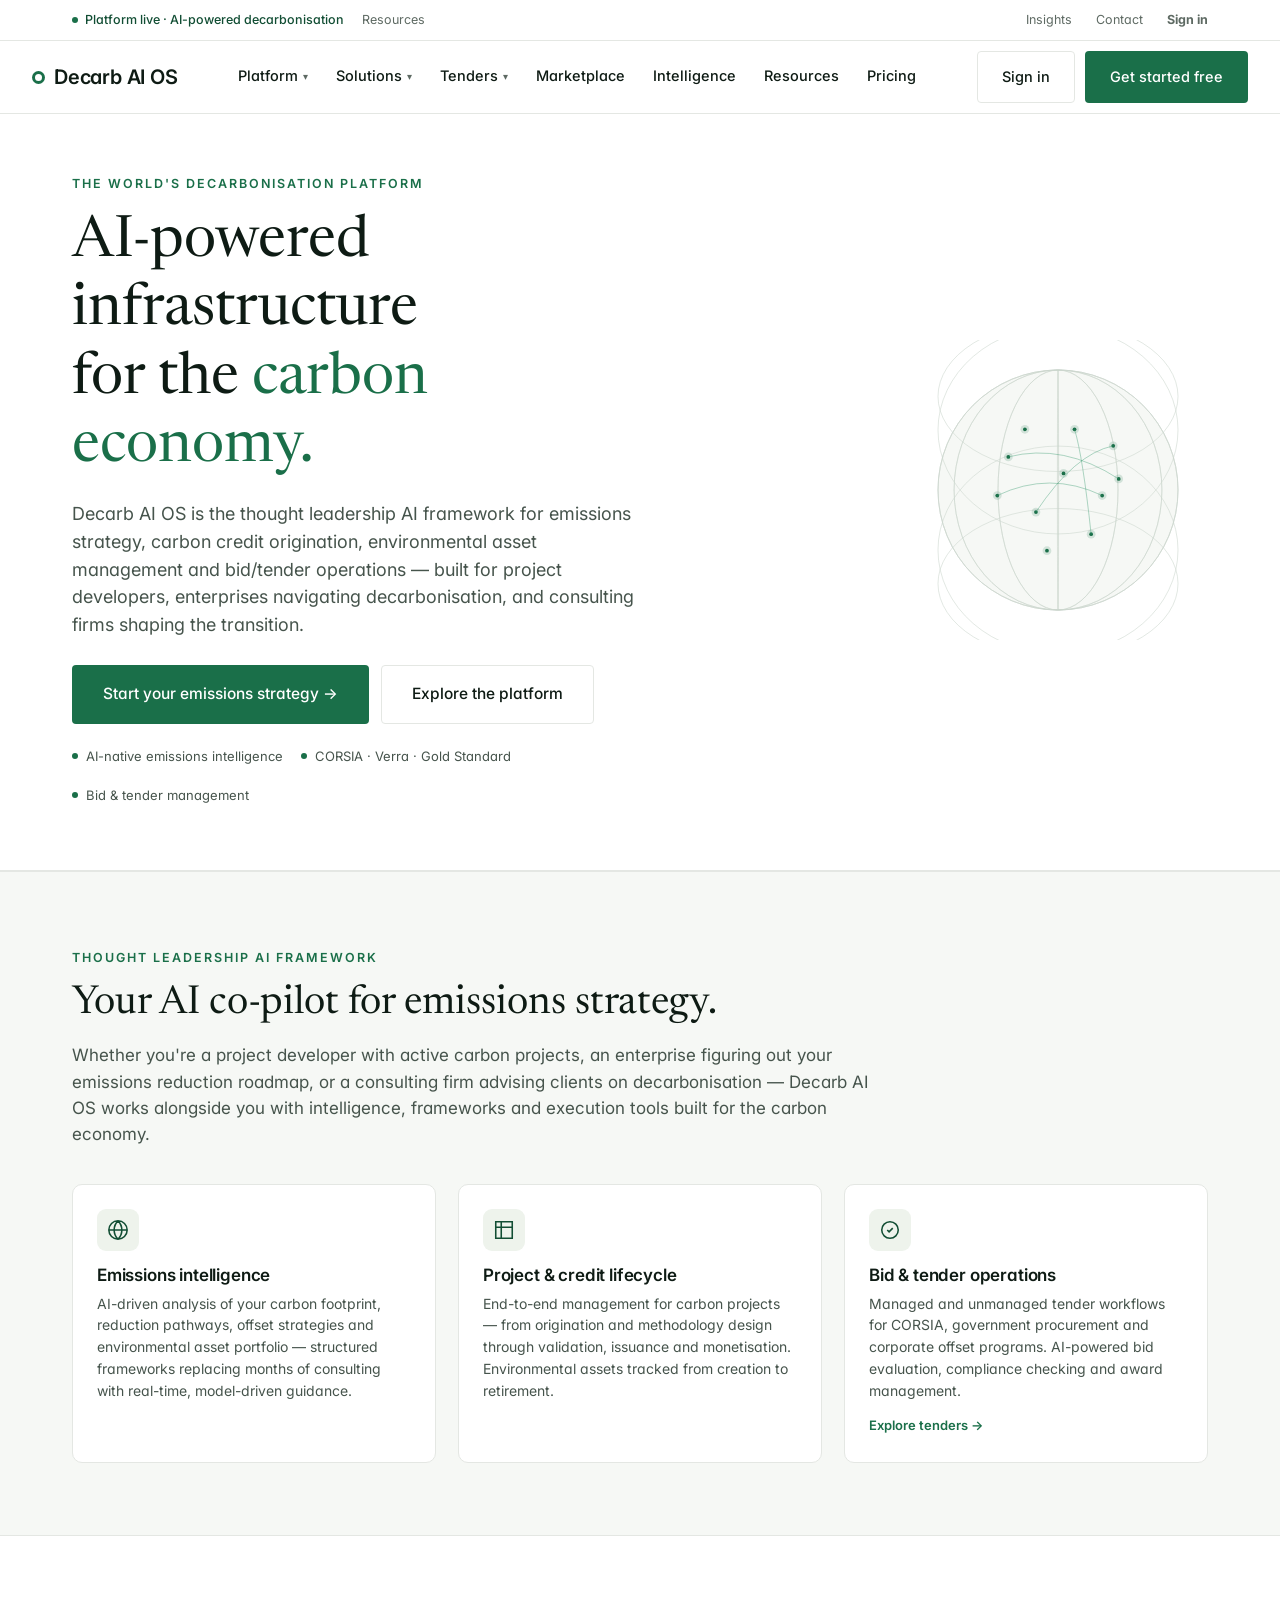
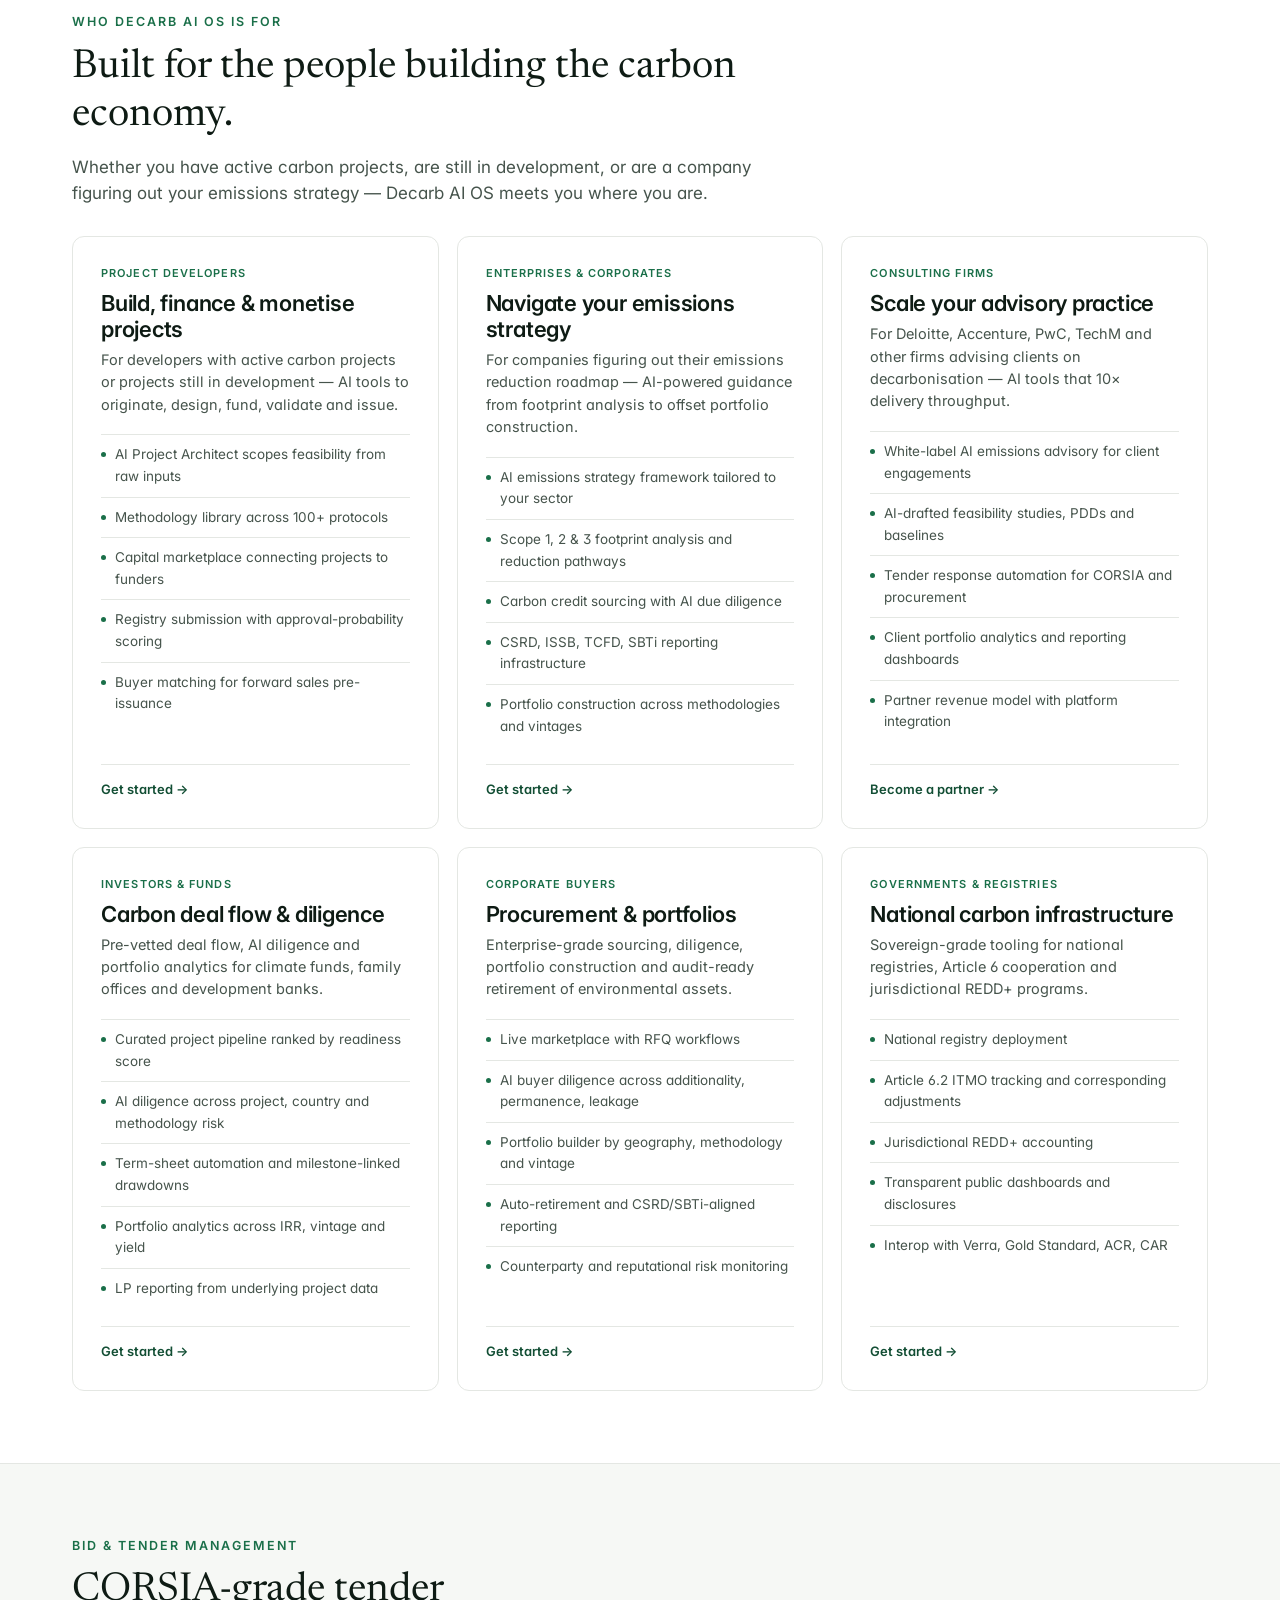
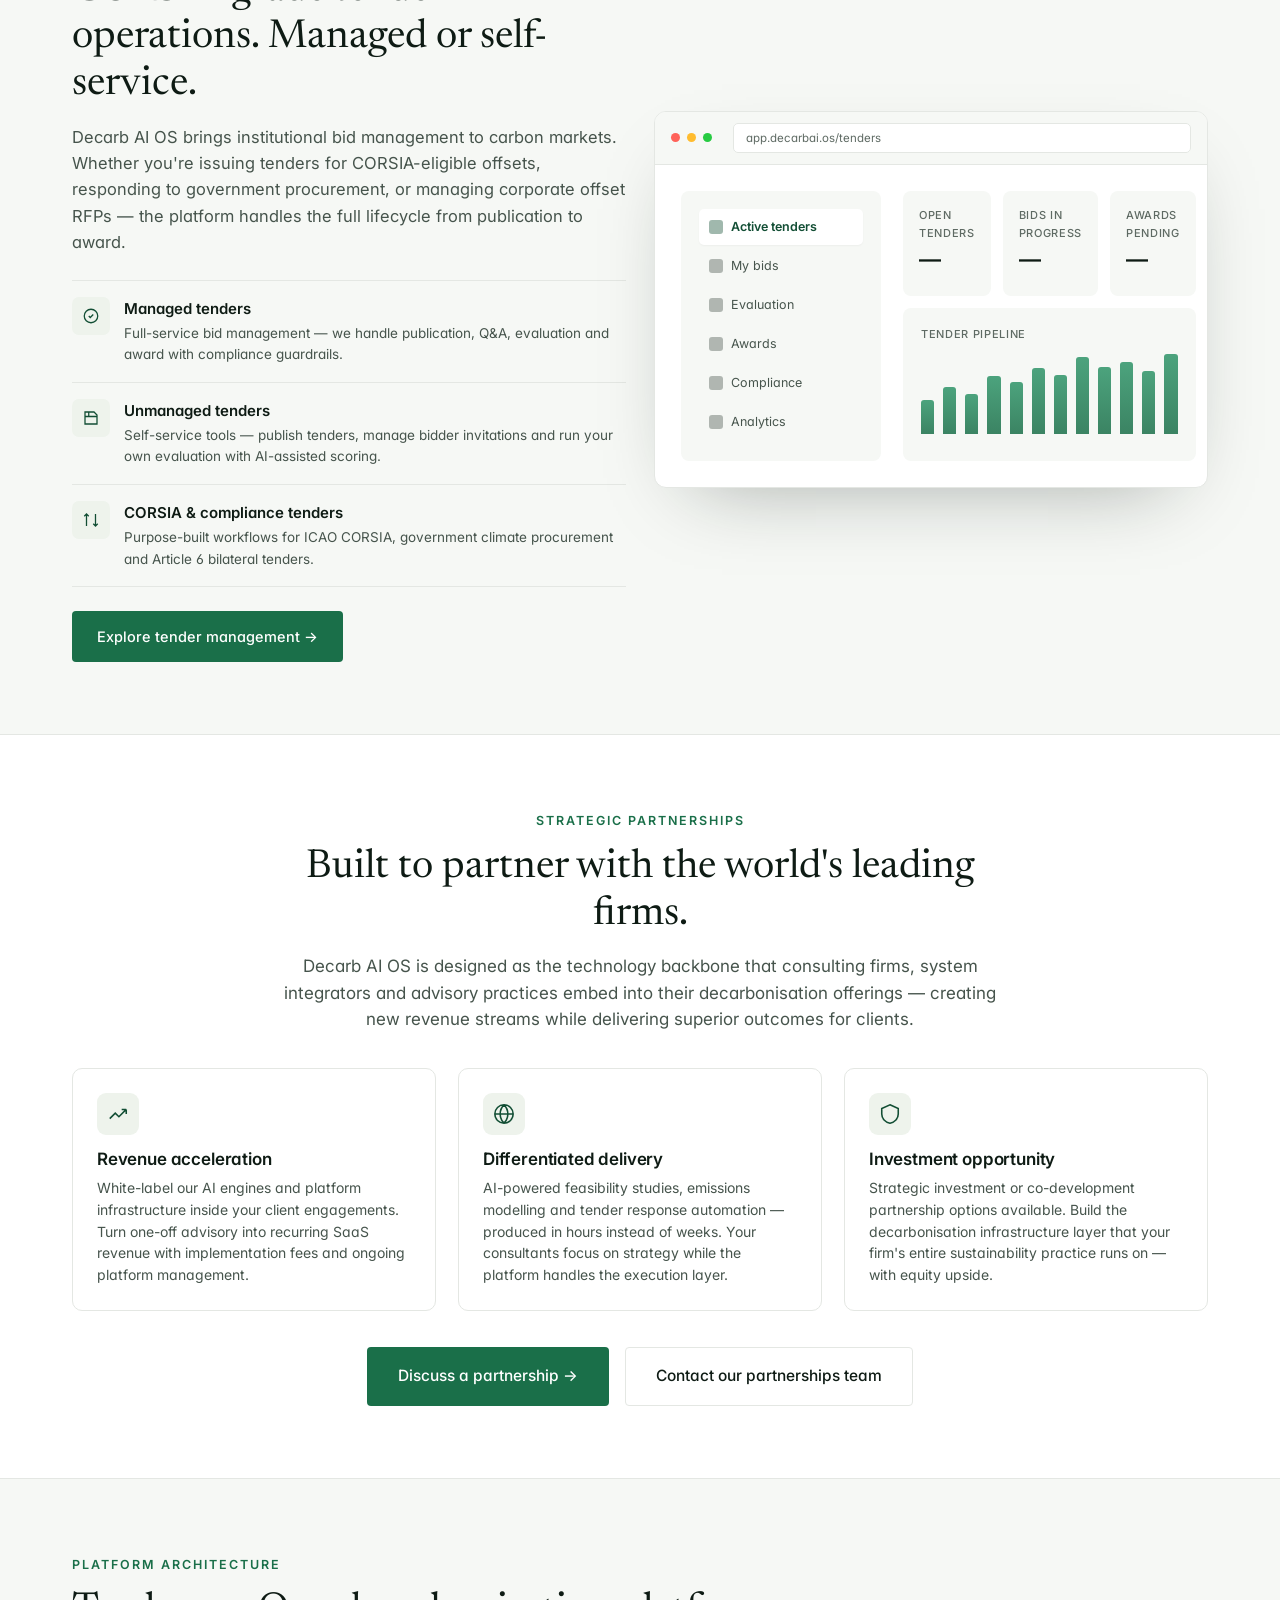
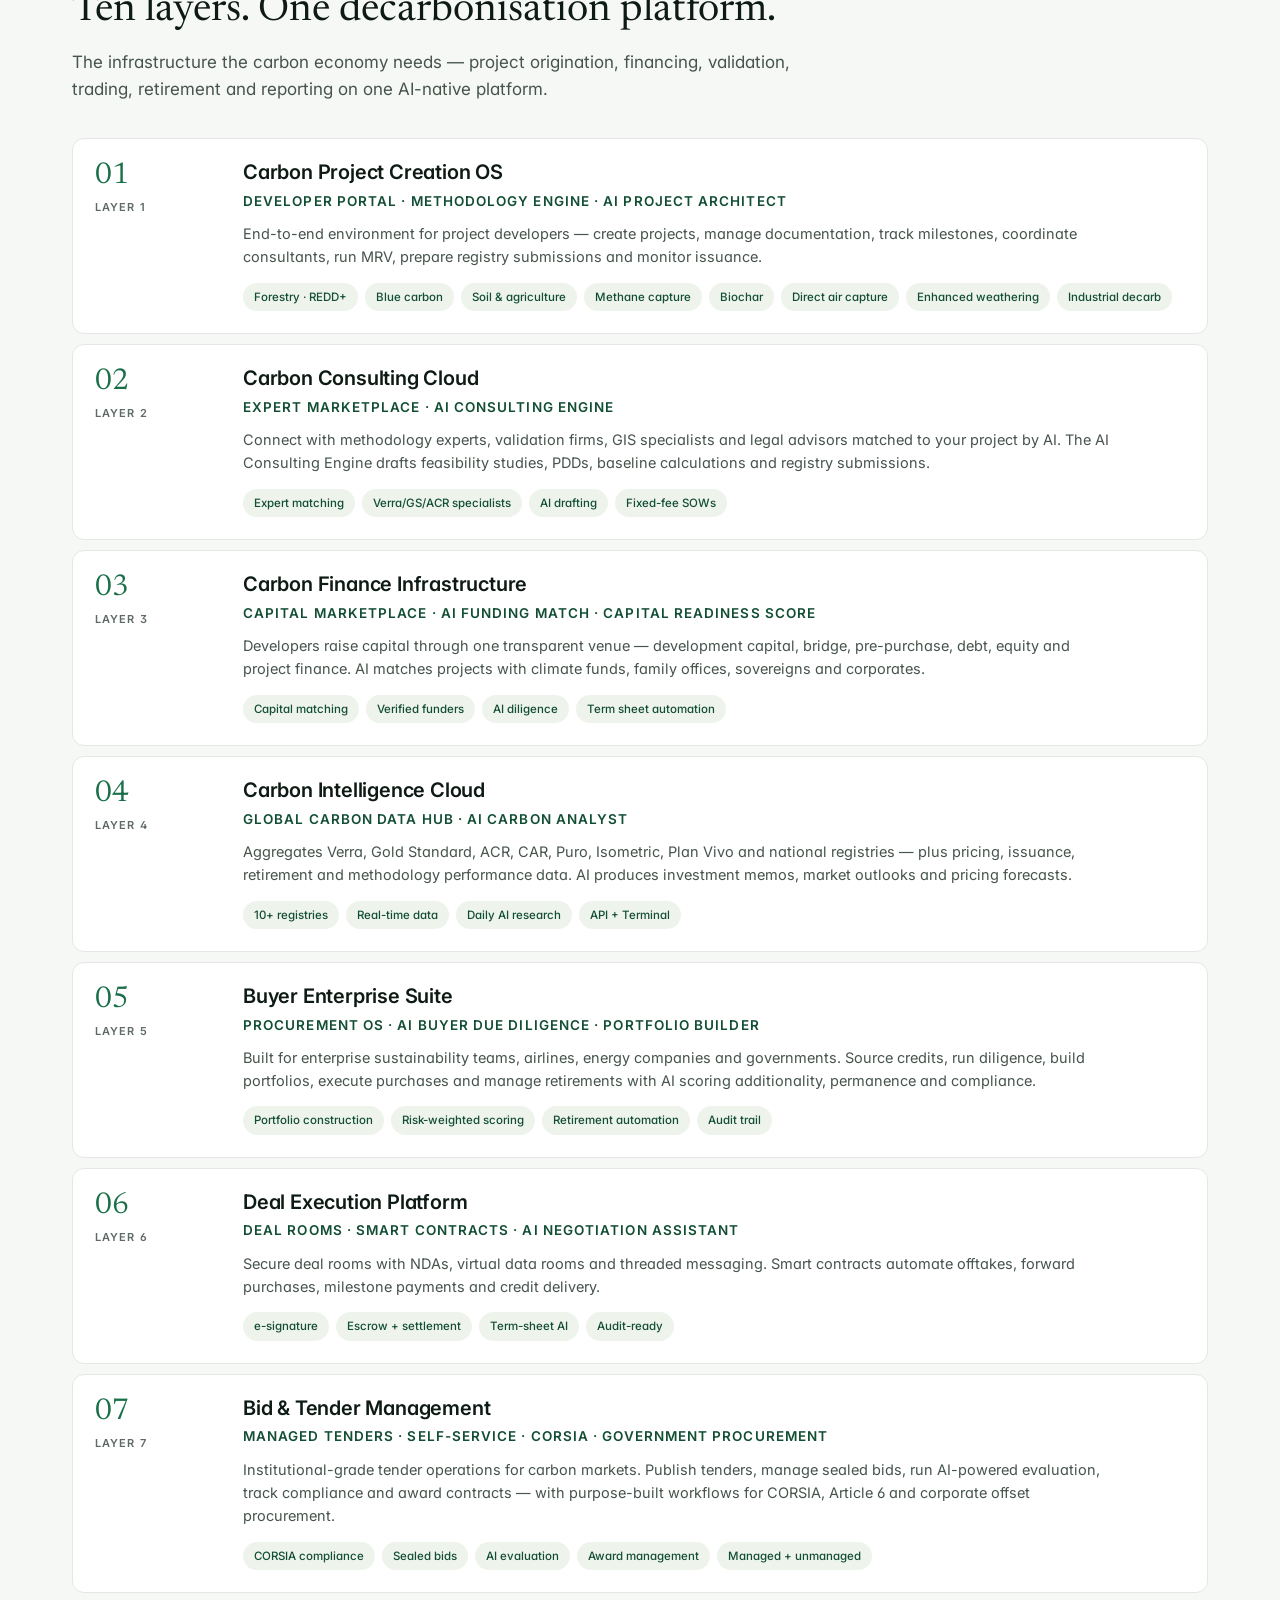
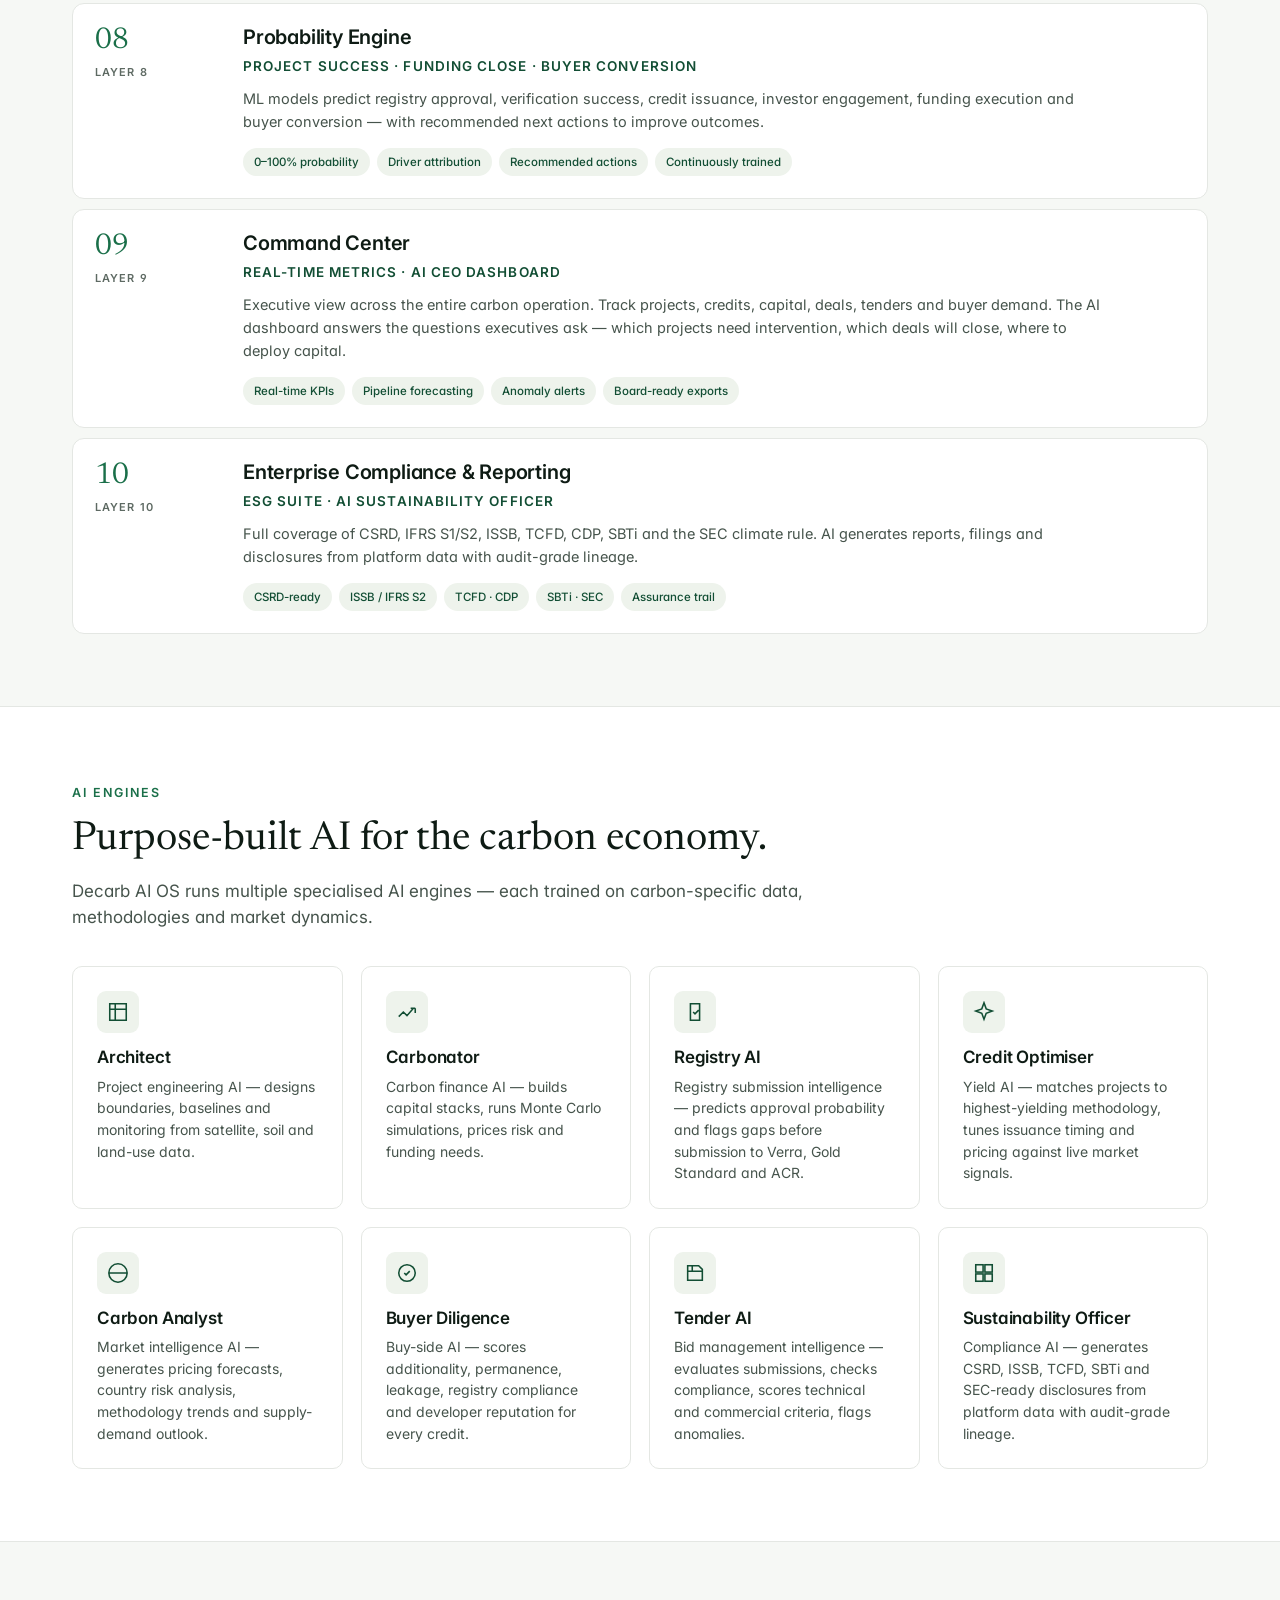
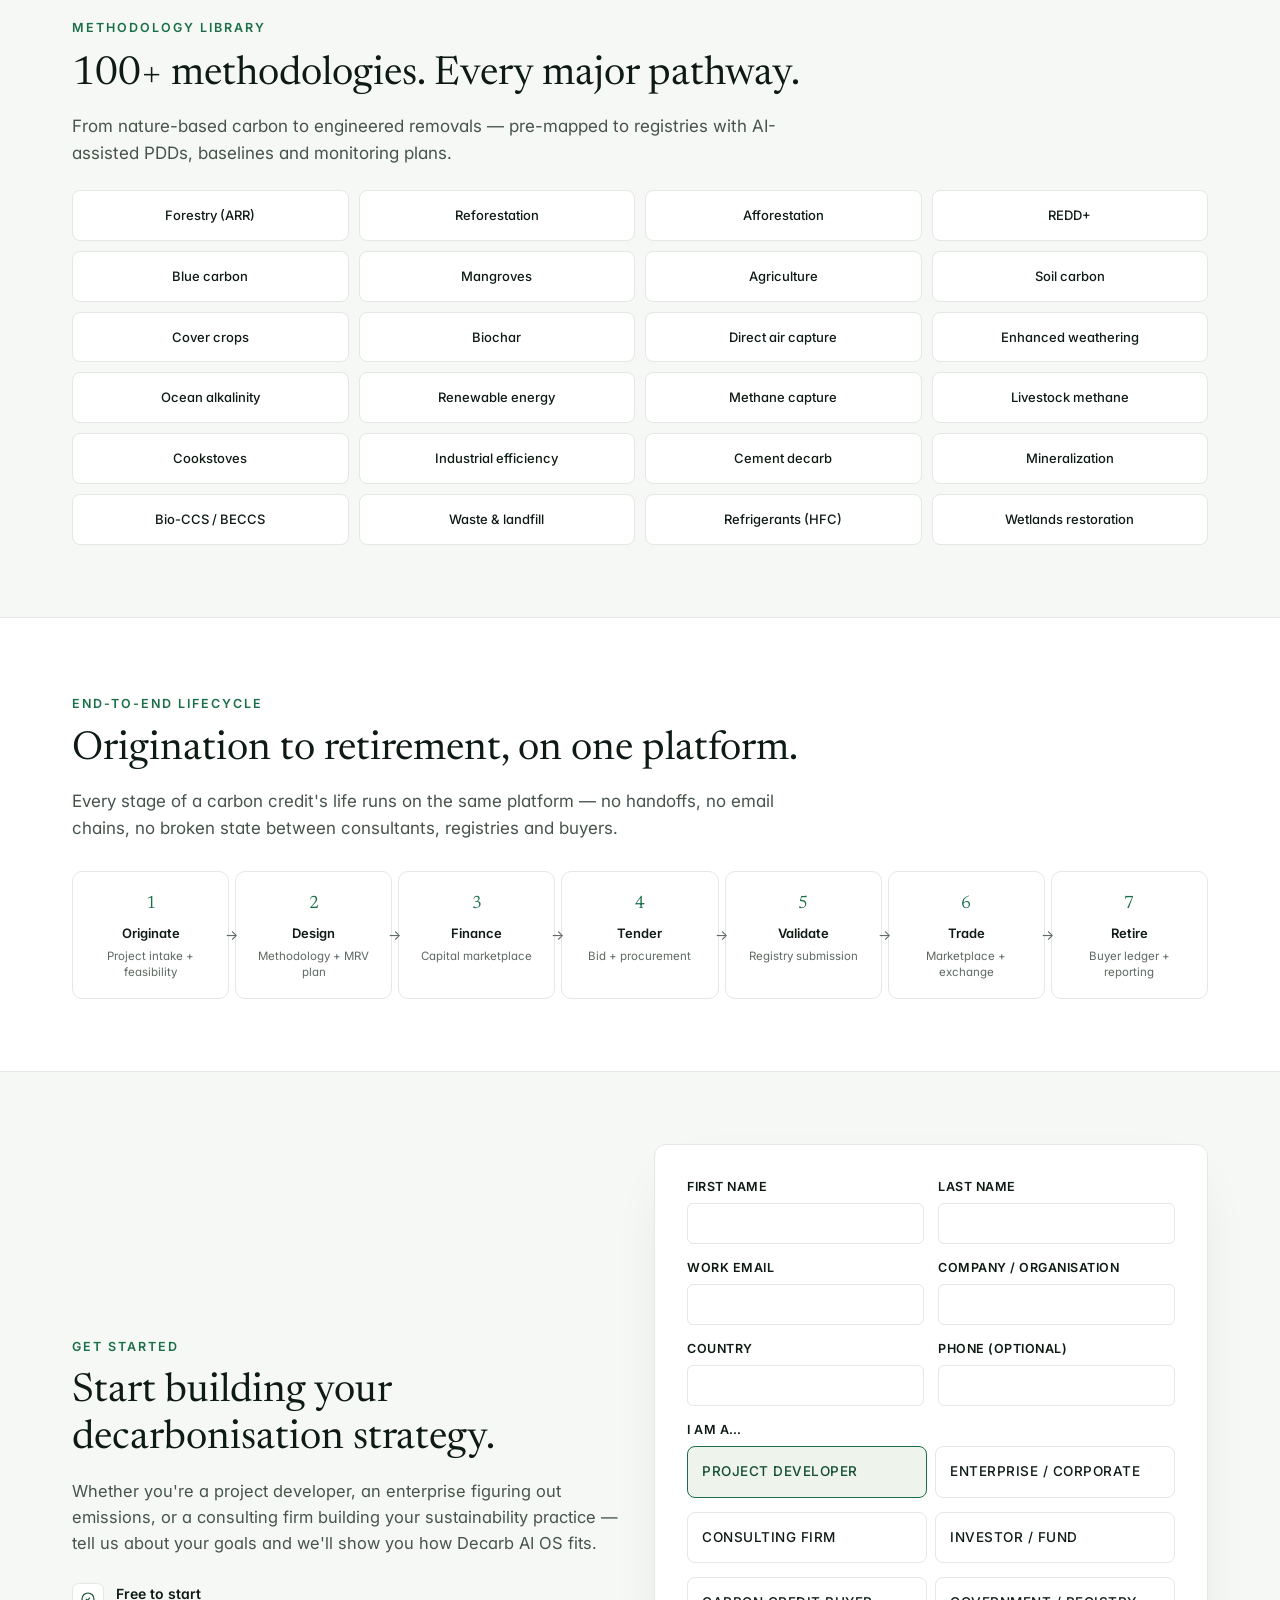
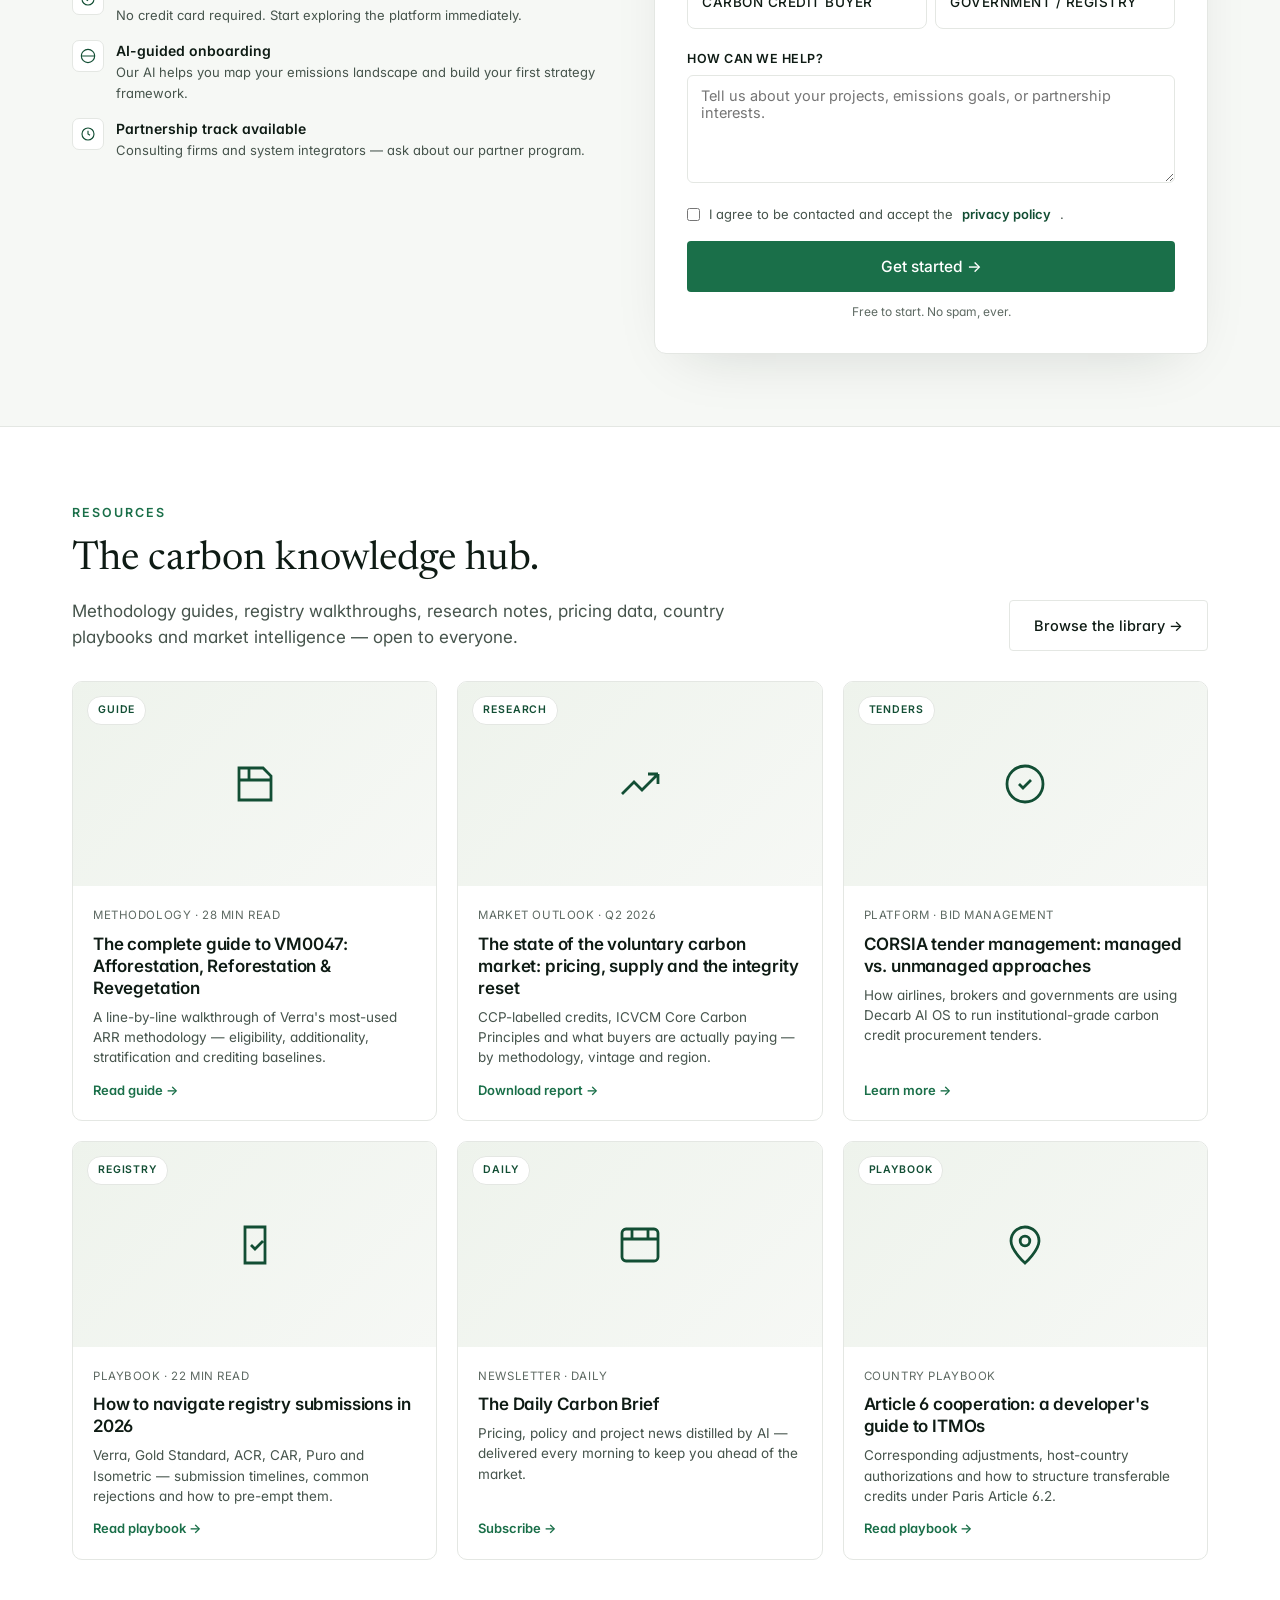
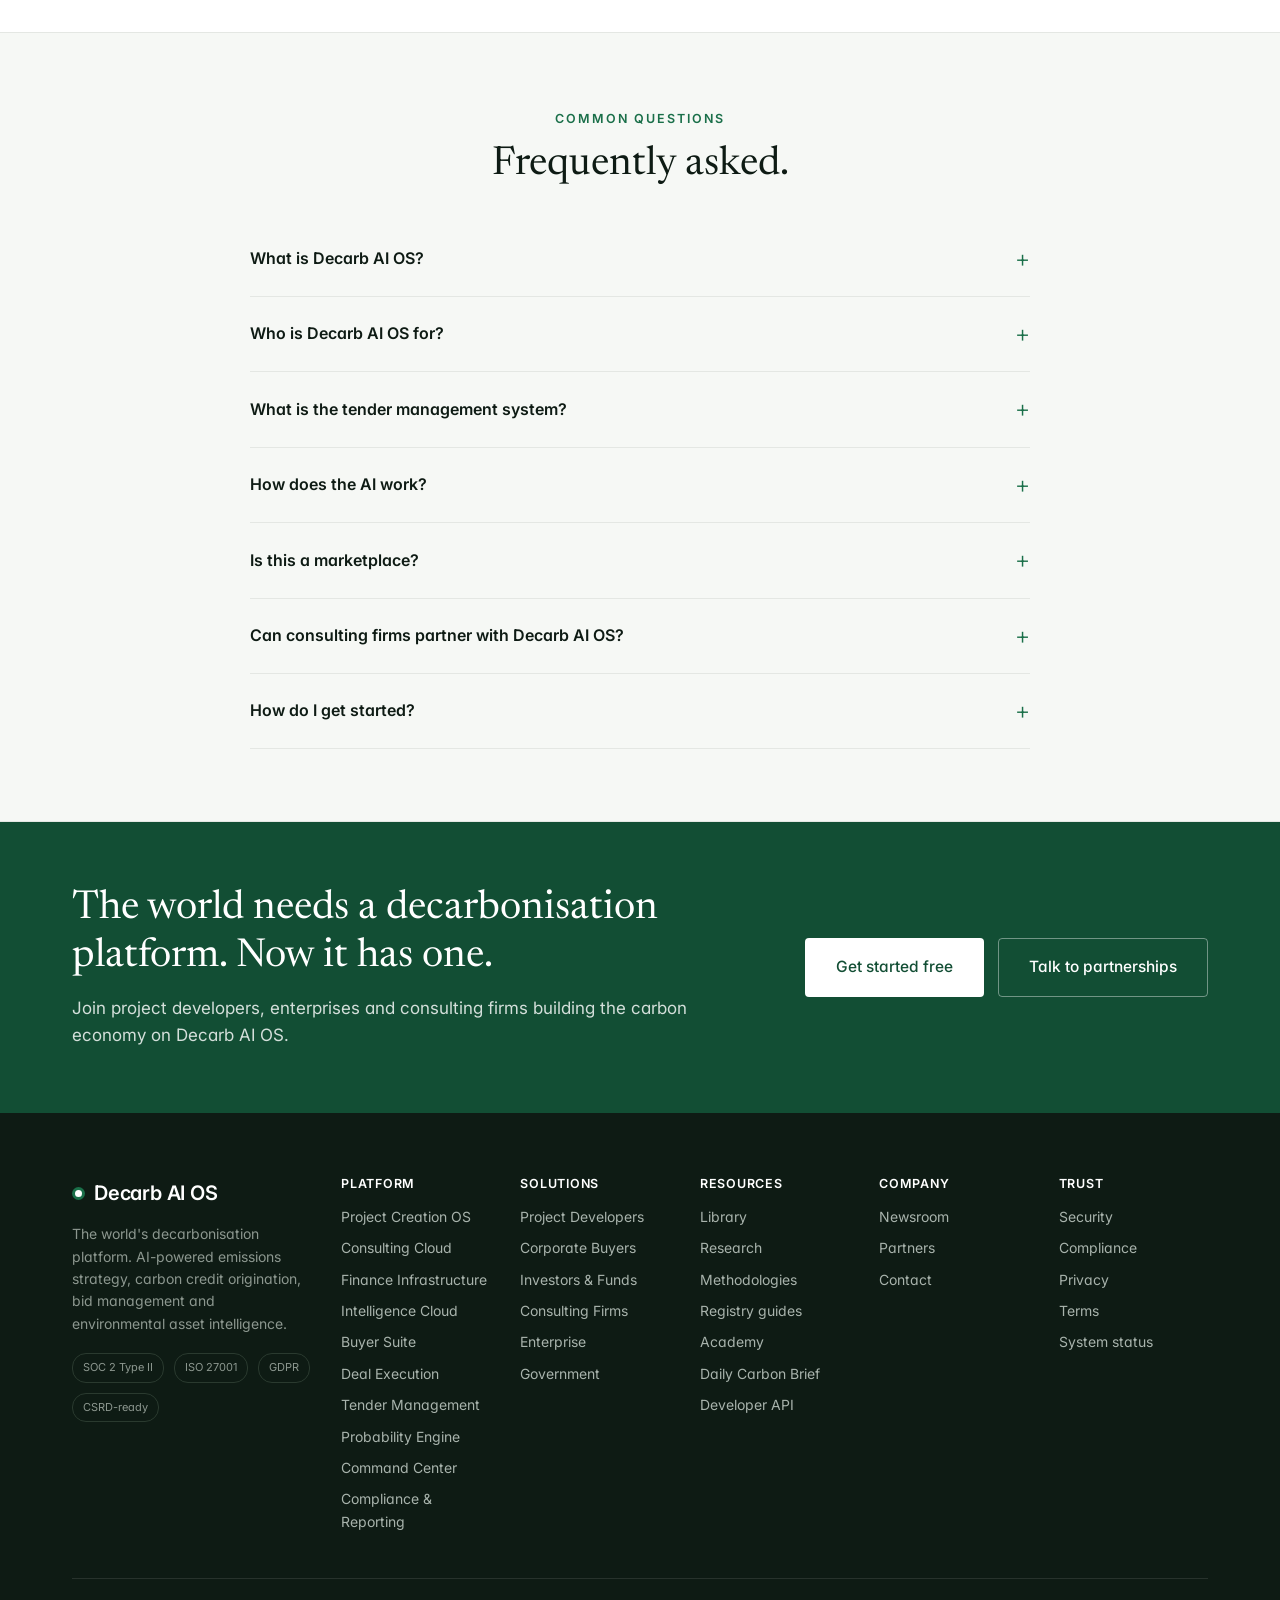
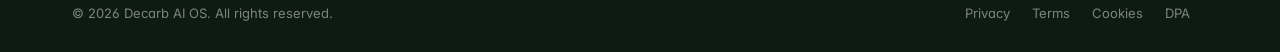
<file: index.html>
<!DOCTYPE html>
<html lang="en">
<head>
<meta charset="UTF-8" />
<meta name="viewport" content="width=device-width, initial-scale=1.0" />
<title>Decarb AI OS — The World's Decarbonisation Platform</title>
<meta name="description" content="Decarb AI OS is the world's decarbonisation platform — AI-powered emissions strategy, carbon credit origination, bid and tender management, and environmental asset intelligence for project developers, enterprises and consulting firms." />
<meta name="keywords" content="decarbonisation platform, carbon credits, emissions reduction, environmental assets, carbon project management, AI emissions strategy, CORSIA, bid management, tender management, carbon consulting, ESG, MRV, Verra, Gold Standard, carbon registry, climate tech, carbon accounting, voluntary carbon market, compliance carbon market, carbon project developers" />
<meta name="author" content="Decarb AI OS" />
<meta name="robots" content="index, follow, max-image-preview:large" />
<link rel="canonical" href="https://decarbai.os/" />

<!-- Open Graph -->
<meta property="og:type" content="website" />
<meta property="og:site_name" content="Decarb AI OS" />
<meta property="og:title" content="Decarb AI OS — The World's Decarbonisation Platform" />
<meta property="og:description" content="AI-powered emissions strategy, carbon credit origination, bid and tender management, and environmental asset intelligence." />
<meta property="og:url" content="https://decarbai.os/" />

<!-- Twitter -->
<meta name="twitter:card" content="summary_large_image" />
<meta name="twitter:title" content="Decarb AI OS — The World's Decarbonisation Platform" />
<meta name="twitter:description" content="The decarbonisation platform for project developers, enterprises and consulting firms." />

<link rel="icon" href="data:image/svg+xml,%3Csvg xmlns='http://www.w3.org/2000/svg' viewBox='0 0 32 32'%3E%3Ccircle cx='16' cy='16' r='14' fill='%231A6F49'/%3E%3Ccircle cx='16' cy='16' r='6' fill='%23ffffff'/%3E%3C/svg%3E" />
<link rel="preconnect" href="https://fonts.googleapis.com"><link rel="preconnect" href="https://fonts.gstatic.com" crossorigin><link href="https://fonts.googleapis.com/css2?family=Inter:wght;500;600;700&family=Newsreader:opsz,wght..72,400;6..72,500;6..72,600&family=JetBrains+Mono:wght;500&display=swap" rel="stylesheet">
<link rel="stylesheet" href="styles.css" />

<!-- Schema.org -->
<script type="application/ld+json">
{
  "@context":"https://schema.org",
  "@graph":[
    {
      "@type":"Organization",
      "name":"Decarb AI OS",
      "url":"https://decarbai.os",
      "description":"The world's decarbonisation platform."
    },
    {
      "@type":"SoftwareApplication",
      "name":"Decarb AI OS",
      "applicationCategory":"BusinessApplication",
      "operatingSystem":"Web",
      "offers":{"@type":"Offer","price":"0","priceCurrency":"USD","availability":"https://schema.org/InStock"}
    }
  ]
}
</script>
</head>
<body>

<!-- Utility bar -->
<div class="util">
  <div class="wrap">
    <div class="left">
      <span class="live"><b></b> Platform live · AI-powered decarbonisation</span>
      <a href="resources.html" class="hide-mob">Resources</a>
    </div>
    <div class="right">
      <a href="resources.html">Insights</a>
      <a href="contact.html">Contact</a>
      <a href="login.html"><strong>Sign in</strong></a>
    </div>
  </div>
</div>

<!-- Main nav -->
<nav class="topnav">
  <div class="wrap">
    <a class="logo" href="index.html"><span class="mk"></span> Decarb AI OS</a>
    <div class="navlinks">
      <div>
        <a href="platform.html">Platform <span class="caret">▾</span></a>
        <div class="dropdown wide">
          <div class="dd-grid three">
            <a class="dd-item" href="platform.html#project-os"><span class="ic"><svg viewBox="0 0 24 24"><path d="M3 3h18v18H3zM3 9h18M9 3v18"/></svg></span><span><span class="nm">Project Creation OS</span><span class="ds">Developer portal · methodologies · MRV</span></span></a>
            <a class="dd-item" href="platform.html#consulting"><span class="ic"><svg viewBox="0 0 24 24"><path d="M3 21l3-9 4 4 7-8M21 8v5M21 8h-5"/></svg></span><span><span class="nm">Consulting Cloud</span><span class="ds">Expert marketplace + AI drafts</span></span></a>
            <a class="dd-item" href="platform.html#finance"><span class="ic"><svg viewBox="0 0 24 24"><path d="M3 12h18M3 6h18M3 18h18"/></svg></span><span><span class="nm">Finance Infrastructure</span><span class="ds">Capital marketplace · matching</span></span></a>
            <a class="dd-item" href="platform.html#intelligence"><span class="ic"><svg viewBox="0 0 24 24"><circle cx="12" cy="12" r="9"/><path d="M3 12h18M12 3a14 14 0 010 18M12 3a14 14 0 000 18"/></svg></span><span><span class="nm">Intelligence Cloud</span><span class="ds">Carbon data terminal + AI analyst</span></span></a>
            <a class="dd-item" href="platform.html#buyer-suite"><span class="ic"><svg viewBox="0 0 24 24"><path d="M3 6h17l-2 10H6zM9 21a1 1 0 100-2 1 1 0 000 2zM16 21a1 1 0 100-2 1 1 0 000 2z"/></svg></span><span><span class="nm">Buyer Enterprise Suite</span><span class="ds">Procurement · diligence · portfolio</span></span></a>
            <a class="dd-item" href="platform.html#deal-room"><span class="ic"><svg viewBox="0 0 24 24"><path d="M4 7h16v13H4zM4 7l3-3h10l3 3"/></svg></span><span><span class="nm">Deal Execution</span><span class="ds">Deal rooms · contracts · settlement</span></span></a>
            <a class="dd-item" href="platform.html#probability"><span class="ic"><svg viewBox="0 0 24 24"><path d="M3 17l5-5 4 4 7-8"/></svg></span><span><span class="nm">Probability Engine™</span><span class="ds">Success · funding · conversion</span></span></a>
            <a class="dd-item" href="platform.html#command"><span class="ic"><svg viewBox="0 0 24 24"><rect x="3" y="3" width="8" height="8"/><rect x="13" y="3" width="8" height="8"/><rect x="3" y="13" width="8" height="8"/><rect x="13" y="13" width="8" height="8"/></svg></span><span><span class="nm">Command Center</span><span class="ds">Executive dashboards · AI CEO</span></span></a>
            <a class="dd-item" href="platform.html#compliance"><span class="ic"><svg viewBox="0 0 24 24"><path d="M12 2l9 4v6c0 5-3.8 9-9 10-5.2-1-9-5-9-10V6z"/></svg></span><span><span class="nm">Compliance &amp; Reporting</span><span class="ds">CSRD · ISSB · TCFD · SBTi · SEC</span></span></a>
          </div>
          <div class="dd-foot">
            <span>Built for project developers, enterprises, investors &amp; consulting firms.</span>
            <a href="platform.html">Full architecture →</a>
          </div>
        </div>
      </div>
      <div>
        <a href="solutions.html">Solutions <span class="caret">▾</span></a>
        <div class="dropdown">
          <div class="dd-grid">
            <a class="dd-item" href="solutions.html#developers"><span class="ic"><svg viewBox="0 0 24 24"><path d="M3 20l6-9 4 6 3-4 5 7z"/></svg></span><span><span class="nm">For Project Developers</span><span class="ds">Originate, fund, issue, monetize</span></span></a>
            <a class="dd-item" href="solutions.html#buyers"><span class="ic"><svg viewBox="0 0 24 24"><path d="M3 6h17l-2 10H6zM9 21a1 1 0 100-2 1 1 0 000 2zM16 21a1 1 0 100-2 1 1 0 000 2z"/></svg></span><span><span class="nm">For Corporate Buyers</span><span class="ds">Source, diligence, retire portfolios</span></span></a>
            <a class="dd-item" href="solutions.html#investors"><span class="ic"><svg viewBox="0 0 24 24"><path d="M3 17l6-6 4 4 8-8"/></svg></span><span><span class="nm">For Investors &amp; Funds</span><span class="ds">Deal flow + AI diligence</span></span></a>
            <a class="dd-item" href="solutions.html#consultants"><span class="ic"><svg viewBox="0 0 24 24"><path d="M12 12c2.7 0 5-2.3 5-5s-2.3-5-5-5-5 2.3-5 5 2.3 5 5 5zM4 22c0-4.4 3.6-8 8-8s8 3.6 8 8"/></svg></span><span><span class="nm">For Consulting Firms</span><span class="ds">AI co-pilot for emissions advisory</span></span></a>
            <a class="dd-item" href="solutions.html#enterprise"><span class="ic"><svg viewBox="0 0 24 24"><path d="M4 21V8l8-5 8 5v13M9 21v-6h6v6"/></svg></span><span><span class="nm">For Enterprise</span><span class="ds">CSRD/ISSB-grade infrastructure</span></span></a>
            <a class="dd-item" href="solutions.html#government"><span class="ic"><svg viewBox="0 0 24 24"><path d="M3 21h18M5 21V9l7-5 7 5v12M9 21v-6h6v6"/></svg></span><span><span class="nm">For Governments</span><span class="ds">National registries · Article 6</span></span></a>
          </div>
        </div>
      </div>
      <div>
        <a href="tenders.html">Tenders <span class="caret">▾</span></a>
        <div class="dropdown">
          <div class="dd-grid">
            <a class="dd-item" href="tenders.html#managed"><span class="ic"><svg viewBox="0 0 24 24"><path d="M9 12l2 2 4-4M12 3a9 9 0 100 18 9 9 0 000-18z"/></svg></span><span><span class="nm">Managed Tenders</span><span class="ds">Full-service bid management</span></span></a>
            <a class="dd-item" href="tenders.html#unmanaged"><span class="ic"><svg viewBox="0 0 24 24"><path d="M4 4h12l4 4v12H4z"/><path d="M4 10h16M9 4v6"/></svg></span><span><span class="nm">Unmanaged Tenders</span><span class="ds">Self-service bid tools</span></span></a>
            <a class="dd-item" href="tenders.html#corsia"><span class="ic"><svg viewBox="0 0 24 24"><path d="M3 7l3-3 3 3M6 4v16M21 17l-3 3-3-3M18 20V4"/></svg></span><span><span class="nm">CORSIA &amp; Compliance</span><span class="ds">Aviation carbon tenders</span></span></a>
            <a class="dd-item" href="tenders.html#evaluate"><span class="ic"><svg viewBox="0 0 24 24"><path d="M3 17l5-5 4 4 7-8"/></svg></span><span><span class="nm">AI Evaluation</span><span class="ds">Automated bid scoring</span></span></a>
          </div>
        </div>
      </div>
      <div><a href="marketplace.html">Marketplace</a></div>
      <div><a href="intelligence.html">Intelligence</a></div>
      <div><a href="resources.html">Resources</a></div>
      <div><a href="pricing.html">Pricing</a></div>
    </div>
    <div class="navbtns">
      <a class="btn btn-outline" href="login.html">Sign in</a>
      <a class="btn btn-primary" href="signup.html">Get started free</a>
      <button class="mob-toggle" aria-label="Menu" aria-expanded="false"><svg class="burger" viewBox="0 0 24 24"><path d="M3 6h18M3 12h18M3 18h18"/></svg><svg class="x" viewBox="0 0 24 24"><path d="M6 6l12 12M18 6L6 18"/></svg></button>
    </div>
  </div>
</nav>

<!-- Hero -->
<header class="hero">
  <div class="wrap grid">
    <div>
      <div class="eyebrow">The world's decarbonisation platform</div>
      <h1 class="serif">AI-powered infrastructure<br>for the <span class="accent">carbon economy.</span></h1>
      <p class="lead">Decarb AI OS is the thought leadership AI framework for emissions strategy, carbon credit origination, environmental asset management and bid/tender operations — built for project developers, enterprises navigating decarbonisation, and consulting firms shaping the transition.</p>
      <div class="cta">
        <a class="btn btn-primary btn-lg" href="signup.html">Start your emissions strategy →</a>
        <a class="btn btn-outline btn-lg" href="platform.html">Explore the platform</a>
      </div>
      <div class="hero-meta">
        <span class="m"><b></b> AI-native emissions intelligence</span>
        <span class="m"><b></b> CORSIA · Verra · Gold Standard</span>
        <span class="m"><b></b> Bid &amp; tender management</span>
      </div>
    </div>
    <div class="visual" id="visual"></div>
  </div>
</header>

<!-- AI Thought Leadership positioning -->
<section class="sec alt">
  <div class="wrap">
    <div class="sec-head" style="max-width:50em">
      <div class="eyebrow">Thought leadership AI framework</div>
      <h2 class="serif">Your AI co-pilot for emissions strategy.</h2>
      <p>Whether you're a project developer with active carbon projects, an enterprise figuring out your emissions reduction roadmap, or a consulting firm advising clients on decarbonisation — Decarb AI OS works alongside you with intelligence, frameworks and execution tools built for the carbon economy.</p>
    </div>
    <div class="grid-3" style="margin-top:36px">
      <div class="card">
        <div class="ic"><svg viewBox="0 0 24 24"><path d="M12 2a10 10 0 100 20 10 10 0 000-20zM2 12h20M12 2a14 14 0 010 20M12 2a14 14 0 000 20"/></svg></div>
        <h3>Emissions intelligence</h3>
        <p>AI-driven analysis of your carbon footprint, reduction pathways, offset strategies and environmental asset portfolio — structured frameworks replacing months of consulting with real-time, model-driven guidance.</p>
      </div>
      <div class="card">
        <div class="ic"><svg viewBox="0 0 24 24"><path d="M3 3h18v18H3zM3 9h18M9 3v18"/></svg></div>
        <h3>Project &amp; credit lifecycle</h3>
        <p>End-to-end management for carbon projects — from origination and methodology design through validation, issuance and monetisation. Environmental assets tracked from creation to retirement.</p>
      </div>
      <div class="card">
        <div class="ic"><svg viewBox="0 0 24 24"><path d="M9 12l2 2 4-4M12 3a9 9 0 100 18 9 9 0 000-18z"/></svg></div>
        <h3>Bid &amp; tender operations</h3>
        <p>Managed and unmanaged tender workflows for CORSIA, government procurement and corporate offset programs. AI-powered bid evaluation, compliance checking and award management.</p>
        <a class="lk" href="tenders.html">Explore tenders →</a>
      </div>
    </div>
  </div>
</section>

<!-- Who it's for -->
<section class="sec" id="audiences">
  <div class="wrap">
    <div class="sec-head">
      <div class="eyebrow">Who Decarb AI OS is for</div>
      <h2 class="serif">Built for the people building the carbon economy.</h2>
      <p>Whether you have active carbon projects, are still in development, or are a company figuring out your emissions strategy — Decarb AI OS meets you where you are.</p>
    </div>
    <div class="audrow">
      <div class="aud">
        <div class="tag">Project developers</div>
        <h3>Build, finance &amp; monetise projects</h3>
        <div class="sum">For developers with active carbon projects or projects still in development — AI tools to originate, design, fund, validate and issue.</div>
        <ul>
          <li>AI Project Architect scopes feasibility from raw inputs</li>
          <li>Methodology library across 100+ protocols</li>
          <li>Capital marketplace connecting projects to funders</li>
          <li>Registry submission with approval-probability scoring</li>
          <li>Buyer matching for forward sales pre-issuance</li>
        </ul>
        <div class="footer-l"><a class="lk" href="signup.html">Get started →</a></div>
      </div>
      <div class="aud">
        <div class="tag">Enterprises &amp; corporates</div>
        <h3>Navigate your emissions strategy</h3>
        <div class="sum">For companies figuring out their emissions reduction roadmap — AI-powered guidance from footprint analysis to offset portfolio construction.</div>
        <ul>
          <li>AI emissions strategy framework tailored to your sector</li>
          <li>Scope 1, 2 &amp; 3 footprint analysis and reduction pathways</li>
          <li>Carbon credit sourcing with AI due diligence</li>
          <li>CSRD, ISSB, TCFD, SBTi reporting infrastructure</li>
          <li>Portfolio construction across methodologies and vintages</li>
        </ul>
        <div class="footer-l"><a class="lk" href="signup.html">Get started →</a></div>
      </div>
      <div class="aud">
        <div class="tag">Consulting firms</div>
        <h3>Scale your advisory practice</h3>
        <div class="sum">For Deloitte, Accenture, PwC, TechM and other firms advising clients on decarbonisation — AI tools that 10× delivery throughput.</div>
        <ul>
          <li>White-label AI emissions advisory for client engagements</li>
          <li>AI-drafted feasibility studies, PDDs and baselines</li>
          <li>Tender response automation for CORSIA and procurement</li>
          <li>Client portfolio analytics and reporting dashboards</li>
          <li>Partner revenue model with platform integration</li>
        </ul>
        <div class="footer-l"><a class="lk" href="signup.html">Become a partner →</a></div>
      </div>
      <div class="aud">
        <div class="tag">Investors &amp; funds</div>
        <h3>Carbon deal flow &amp; diligence</h3>
        <div class="sum">Pre-vetted deal flow, AI diligence and portfolio analytics for climate funds, family offices and development banks.</div>
        <ul>
          <li>Curated project pipeline ranked by readiness score</li>
          <li>AI diligence across project, country and methodology risk</li>
          <li>Term-sheet automation and milestone-linked drawdowns</li>
          <li>Portfolio analytics across IRR, vintage and yield</li>
          <li>LP reporting from underlying project data</li>
        </ul>
        <div class="footer-l"><a class="lk" href="signup.html">Get started →</a></div>
      </div>
      <div class="aud">
        <div class="tag">Corporate buyers</div>
        <h3>Procurement &amp; portfolios</h3>
        <div class="sum">Enterprise-grade sourcing, diligence, portfolio construction and audit-ready retirement of environmental assets.</div>
        <ul>
          <li>Live marketplace with RFQ workflows</li>
          <li>AI buyer diligence across additionality, permanence, leakage</li>
          <li>Portfolio builder by geography, methodology and vintage</li>
          <li>Auto-retirement and CSRD/SBTi-aligned reporting</li>
          <li>Counterparty and reputational risk monitoring</li>
        </ul>
        <div class="footer-l"><a class="lk" href="signup.html">Get started →</a></div>
      </div>
      <div class="aud">
        <div class="tag">Governments &amp; registries</div>
        <h3>National carbon infrastructure</h3>
        <div class="sum">Sovereign-grade tooling for national registries, Article 6 cooperation and jurisdictional REDD+ programs.</div>
        <ul>
          <li>National registry deployment</li>
          <li>Article 6.2 ITMO tracking and corresponding adjustments</li>
          <li>Jurisdictional REDD+ accounting</li>
          <li>Transparent public dashboards and disclosures</li>
          <li>Interop with Verra, Gold Standard, ACR, CAR</li>
        </ul>
        <div class="footer-l"><a class="lk" href="signup.html">Get started →</a></div>
      </div>
    </div>
  </div>
</section>

<!-- Tender management preview -->
<section class="sec alt" id="tenders">
  <div class="wrap grid-2">
    <div>
      <div class="eyebrow">Bid &amp; tender management</div>
      <h2 class="serif" style="font-size:clamp(28px,3.2vw,40px);margin:12px 0 14px">CORSIA-grade tender operations. Managed or self-service.</h2>
      <p style="font-size:16.5px">Decarb AI OS brings institutional bid management to carbon markets. Whether you're issuing tenders for CORSIA-eligible offsets, responding to government procurement, or managing corporate offset RFPs — the platform handles the full lifecycle from publication to award.</p>
      <div style="margin-top:24px">
        <div style="padding:16px 0;border-top:1px solid var(--line);display:flex;gap:14px;align-items:flex-start"><div style="width:38px;height:38px;border-radius:7px;background:var(--sage);display:flex;align-items:center;justify-content:center;color:var(--green-d);flex:none"><svg viewBox="0 0 24 24" fill="none" stroke="currentColor" stroke-width="1.7" style="width:18px;height:18px"><path d="M9 12l2 2 4-4"/><circle cx="12" cy="12" r="9"/></svg></div><div><div style="font-size:15px;font-weight:600;color:var(--ink)">Managed tenders</div><div style="font-size:13.5px;color:var(--slate);margin-top:2px">Full-service bid management — we handle publication, Q&amp;A, evaluation and award with compliance guardrails.</div></div></div>
        <div style="padding:16px 0;border-top:1px solid var(--line);display:flex;gap:14px;align-items:flex-start"><div style="width:38px;height:38px;border-radius:7px;background:var(--sage);display:flex;align-items:center;justify-content:center;color:var(--green-d);flex:none"><svg viewBox="0 0 24 24" fill="none" stroke="currentColor" stroke-width="1.7" style="width:18px;height:18px"><path d="M4 4h12l4 4v12H4z"/><path d="M4 10h16M9 4v6"/></svg></div><div><div style="font-size:15px;font-weight:600;color:var(--ink)">Unmanaged tenders</div><div style="font-size:13.5px;color:var(--slate);margin-top:2px">Self-service tools — publish tenders, manage bidder invitations and run your own evaluation with AI-assisted scoring.</div></div></div>
        <div style="padding:16px 0;border-top:1px solid var(--line);border-bottom:1px solid var(--line);display:flex;gap:14px;align-items:flex-start"><div style="width:38px;height:38px;border-radius:7px;background:var(--sage);display:flex;align-items:center;justify-content:center;color:var(--green-d);flex:none"><svg viewBox="0 0 24 24" fill="none" stroke="currentColor" stroke-width="1.7" style="width:18px;height:18px"><path d="M3 7l3-3 3 3M6 4v16M21 17l-3 3-3-3M18 20V4"/></svg></div><div><div style="font-size:15px;font-weight:600;color:var(--ink)">CORSIA &amp; compliance tenders</div><div style="font-size:13.5px;color:var(--slate);margin-top:2px">Purpose-built workflows for ICAO CORSIA, government climate procurement and Article 6 bilateral tenders.</div></div></div>
      </div>
      <div style="margin-top:24px"><a class="btn btn-primary" href="tenders.html">Explore tender management →</a></div>
    </div>
    <div class="mock">
      <div class="mb"><b class="r"></b><b class="y"></b><b class="g"></b><span class="url">app.decarbai.os/tenders</span></div>
      <div class="mock-body">
        <div class="mock-side">
          <div class="si a"><i></i> Active tenders</div>
          <div class="si"><i></i> My bids</div>
          <div class="si"><i></i> Evaluation</div>
          <div class="si"><i></i> Awards</div>
          <div class="si"><i></i> Compliance</div>
          <div class="si"><i></i> Analytics</div>
        </div>
        <div class="mock-main">
          <div class="mtile-sm"><div class="l">Open tenders</div><div class="v">—</div></div>
          <div class="mtile-sm"><div class="l">Bids in progress</div><div class="v">—</div></div>
          <div class="mtile-sm"><div class="l">Awards pending</div><div class="v">—</div></div>
          <div class="mtile-sm full">
            <div class="l">Tender pipeline</div>
            <div class="mock-bar">
              <i style="height:42%"></i><i style="height:58%"></i><i style="height:50%"></i><i style="height:72%"></i>
              <i style="height:65%"></i><i style="height:82%"></i><i style="height:74%"></i><i style="height:96%"></i>
              <i style="height:84%"></i><i style="height:90%"></i><i style="height:78%"></i><i style="height:100%"></i>
            </div>
          </div>
        </div>
      </div>
    </div>
  </div>
</section>

<!-- Partnership value for consulting firms -->
<section class="sec" id="partners">
  <div class="wrap">
    <div class="sec-head center" style="text-align:center;margin:0 auto">
      <div class="eyebrow">Strategic partnerships</div>
      <h2 class="serif">Built to partner with the world's leading firms.</h2>
      <p>Decarb AI OS is designed as the technology backbone that consulting firms, system integrators and advisory practices embed into their decarbonisation offerings — creating new revenue streams while delivering superior outcomes for clients.</p>
    </div>
    <div class="grid-3" style="margin-top:36px">
      <div class="card">
        <div class="ic"><svg viewBox="0 0 24 24"><path d="M3 17l6-6 4 4 8-8M21 7v5M21 7h-5"/></svg></div>
        <h3>Revenue acceleration</h3>
        <p>White-label our AI engines and platform infrastructure inside your client engagements. Turn one-off advisory into recurring SaaS revenue with implementation fees and ongoing platform management.</p>
      </div>
      <div class="card">
        <div class="ic"><svg viewBox="0 0 24 24"><path d="M12 2a10 10 0 100 20 10 10 0 000-20zM2 12h20M12 2a14 14 0 010 20M12 2a14 14 0 000 20"/></svg></div>
        <h3>Differentiated delivery</h3>
        <p>AI-powered feasibility studies, emissions modelling and tender response automation — produced in hours instead of weeks. Your consultants focus on strategy while the platform handles the execution layer.</p>
      </div>
      <div class="card">
        <div class="ic"><svg viewBox="0 0 24 24"><path d="M12 2l9 4v6c0 5-3.8 9-9 10-5.2-1-9-5-9-10V6z"/></svg></div>
        <h3>Investment opportunity</h3>
        <p>Strategic investment or co-development partnership options available. Build the decarbonisation infrastructure layer that your firm's entire sustainability practice runs on — with equity upside.</p>
      </div>
    </div>
    <div style="margin-top:36px;text-align:center">
      <a class="btn btn-primary btn-lg" href="signup.html">Discuss a partnership →</a>
      <a class="btn btn-outline btn-lg" href="contact.html" style="margin-left:12px">Contact our partnerships team</a>
    </div>
  </div>
</section>

<!-- The 10 layers -->
<section class="sec alt" id="architecture">
  <div class="wrap">
    <div class="sec-head">
      <div class="eyebrow">Platform architecture</div>
      <h2 class="serif">Ten layers. One decarbonisation platform.</h2>
      <p>The infrastructure the carbon economy needs — project origination, financing, validation, trading, retirement and reporting on one AI-native platform.</p>
    </div>

    <div class="osstack">

      <div class="osrow">
        <div class="lay"><span class="num">01</span><span class="tag">Layer 1</span></div>
        <div class="body">
          <h3>Carbon Project Creation OS</h3>
          <div class="sub">Developer portal · Methodology engine · AI Project Architect</div>
          <p>End-to-end environment for project developers — create projects, manage documentation, track milestones, coordinate consultants, run MRV, prepare registry submissions and monitor issuance.</p>
          <div class="chips">
            <span>Forestry · REDD+</span><span>Blue carbon</span><span>Soil &amp; agriculture</span><span>Methane capture</span><span>Biochar</span><span>Direct air capture</span><span>Enhanced weathering</span><span>Industrial decarb</span>
          </div>
        </div>
      </div>

      <div class="osrow">
        <div class="lay"><span class="num">02</span><span class="tag">Layer 2</span></div>
        <div class="body">
          <h3>Carbon Consulting Cloud</h3>
          <div class="sub">Expert marketplace · AI Consulting Engine</div>
          <p>Connect with methodology experts, validation firms, GIS specialists and legal advisors matched to your project by AI. The AI Consulting Engine drafts feasibility studies, PDDs, baseline calculations and registry submissions.</p>
          <div class="chips">
            <span>Expert matching</span><span>Verra/GS/ACR specialists</span><span>AI drafting</span><span>Fixed-fee SOWs</span>
          </div>
        </div>
      </div>

      <div class="osrow">
        <div class="lay"><span class="num">03</span><span class="tag">Layer 3</span></div>
        <div class="body">
          <h3>Carbon Finance Infrastructure</h3>
          <div class="sub">Capital Marketplace · AI Funding Match · Capital Readiness Score</div>
          <p>Developers raise capital through one transparent venue — development capital, bridge, pre-purchase, debt, equity and project finance. AI matches projects with climate funds, family offices, sovereigns and corporates.</p>
          <div class="chips">
            <span>Capital matching</span><span>Verified funders</span><span>AI diligence</span><span>Term sheet automation</span>
          </div>
        </div>
      </div>

      <div class="osrow">
        <div class="lay"><span class="num">04</span><span class="tag">Layer 4</span></div>
        <div class="body">
          <h3>Carbon Intelligence Cloud</h3>
          <div class="sub">Global Carbon Data Hub · AI Carbon Analyst</div>
          <p>Aggregates Verra, Gold Standard, ACR, CAR, Puro, Isometric, Plan Vivo and national registries — plus pricing, issuance, retirement and methodology performance data. AI produces investment memos, market outlooks and pricing forecasts.</p>
          <div class="chips">
            <span>10+ registries</span><span>Real-time data</span><span>Daily AI research</span><span>API + Terminal</span>
          </div>
        </div>
      </div>

      <div class="osrow">
        <div class="lay"><span class="num">05</span><span class="tag">Layer 5</span></div>
        <div class="body">
          <h3>Buyer Enterprise Suite</h3>
          <div class="sub">Procurement OS · AI Buyer Due Diligence · Portfolio Builder</div>
          <p>Built for enterprise sustainability teams, airlines, energy companies and governments. Source credits, run diligence, build portfolios, execute purchases and manage retirements with AI scoring additionality, permanence and compliance.</p>
          <div class="chips">
            <span>Portfolio construction</span><span>Risk-weighted scoring</span><span>Retirement automation</span><span>Audit trail</span>
          </div>
        </div>
      </div>

      <div class="osrow">
        <div class="lay"><span class="num">06</span><span class="tag">Layer 6</span></div>
        <div class="body">
          <h3>Deal Execution Platform</h3>
          <div class="sub">Deal Rooms · Smart Contracts · AI Negotiation Assistant</div>
          <p>Secure deal rooms with NDAs, virtual data rooms and threaded messaging. Smart contracts automate offtakes, forward purchases, milestone payments and credit delivery.</p>
          <div class="chips">
            <span>e-signature</span><span>Escrow + settlement</span><span>Term-sheet AI</span><span>Audit-ready</span>
          </div>
        </div>
      </div>

      <div class="osrow">
        <div class="lay"><span class="num">07</span><span class="tag">Layer 7</span></div>
        <div class="body">
          <h3>Bid &amp; Tender Management</h3>
          <div class="sub">Managed tenders · Self-service · CORSIA · Government procurement</div>
          <p>Institutional-grade tender operations for carbon markets. Publish tenders, manage sealed bids, run AI-powered evaluation, track compliance and award contracts — with purpose-built workflows for CORSIA, Article 6 and corporate offset procurement.</p>
          <div class="chips">
            <span>CORSIA compliance</span><span>Sealed bids</span><span>AI evaluation</span><span>Award management</span><span>Managed + unmanaged</span>
          </div>
        </div>
      </div>

      <div class="osrow">
        <div class="lay"><span class="num">08</span><span class="tag">Layer 8</span></div>
        <div class="body">
          <h3>Probability Engine</h3>
          <div class="sub">Project Success · Funding Close · Buyer Conversion</div>
          <p>ML models predict registry approval, verification success, credit issuance, investor engagement, funding execution and buyer conversion — with recommended next actions to improve outcomes.</p>
          <div class="chips">
            <span>0–100% probability</span><span>Driver attribution</span><span>Recommended actions</span><span>Continuously trained</span>
          </div>
        </div>
      </div>

      <div class="osrow">
        <div class="lay"><span class="num">09</span><span class="tag">Layer 9</span></div>
        <div class="body">
          <h3>Command Center</h3>
          <div class="sub">Real-time metrics · AI CEO Dashboard</div>
          <p>Executive view across the entire carbon operation. Track projects, credits, capital, deals, tenders and buyer demand. The AI dashboard answers the questions executives ask — which projects need intervention, which deals will close, where to deploy capital.</p>
          <div class="chips">
            <span>Real-time KPIs</span><span>Pipeline forecasting</span><span>Anomaly alerts</span><span>Board-ready exports</span>
          </div>
        </div>
      </div>

      <div class="osrow">
        <div class="lay"><span class="num">10</span><span class="tag">Layer 10</span></div>
        <div class="body">
          <h3>Enterprise Compliance &amp; Reporting</h3>
          <div class="sub">ESG Suite · AI Sustainability Officer</div>
          <p>Full coverage of CSRD, IFRS S1/S2, ISSB, TCFD, CDP, SBTi and the SEC climate rule. AI generates reports, filings and disclosures from platform data with audit-grade lineage.</p>
          <div class="chips">
            <span>CSRD-ready</span><span>ISSB / IFRS S2</span><span>TCFD · CDP</span><span>SBTi · SEC</span><span>Assurance trail</span>
          </div>
        </div>
      </div>

    </div>
  </div>
</section>

<!-- AI engines -->
<section class="sec">
  <div class="wrap">
    <div class="sec-head">
      <div class="eyebrow">AI engines</div>
      <h2 class="serif">Purpose-built AI for the carbon economy.</h2>
      <p>Decarb AI OS runs multiple specialised AI engines — each trained on carbon-specific data, methodologies and market dynamics.</p>
    </div>
    <div class="grid-4" style="margin-top:36px">
      <div class="card">
        <div class="ic"><svg viewBox="0 0 24 24"><path d="M3 3h18v18H3zM3 9h18M9 3v18"/></svg></div>
        <h3>Architect</h3>
        <p>Project engineering AI — designs boundaries, baselines and monitoring from satellite, soil and land-use data.</p>
      </div>
      <div class="card">
        <div class="ic"><svg viewBox="0 0 24 24"><path d="M3 17l5-5 4 4 7-8M21 8v5M21 8h-5"/></svg></div>
        <h3>Carbonator</h3>
        <p>Carbon finance AI — builds capital stacks, runs Monte Carlo simulations, prices risk and funding needs.</p>
      </div>
      <div class="card">
        <div class="ic"><svg viewBox="0 0 24 24"><path d="M7 3h10v18H7zM10 12l2 2 4-4"/></svg></div>
        <h3>Registry AI</h3>
        <p>Registry submission intelligence — predicts approval probability and flags gaps before submission to Verra, Gold Standard and ACR.</p>
      </div>
      <div class="card">
        <div class="ic"><svg viewBox="0 0 24 24"><path d="M12 2l2.4 6.6L21 11l-6.6 2.4L12 20l-2.4-6.6L3 11l6.6-2.4z"/></svg></div>
        <h3>Credit Optimiser</h3>
        <p>Yield AI — matches projects to highest-yielding methodology, tunes issuance timing and pricing against live market signals.</p>
      </div>
      <div class="card">
        <div class="ic"><svg viewBox="0 0 24 24"><path d="M12 2a10 10 0 100 20 10 10 0 000-20zM2 12h20"/></svg></div>
        <h3>Carbon Analyst</h3>
        <p>Market intelligence AI — generates pricing forecasts, country risk analysis, methodology trends and supply-demand outlook.</p>
      </div>
      <div class="card">
        <div class="ic"><svg viewBox="0 0 24 24"><path d="M9 12l2 2 4-4M12 3a9 9 0 100 18 9 9 0 000-18z"/></svg></div>
        <h3>Buyer Diligence</h3>
        <p>Buy-side AI — scores additionality, permanence, leakage, registry compliance and developer reputation for every credit.</p>
      </div>
      <div class="card">
        <div class="ic"><svg viewBox="0 0 24 24"><path d="M4 4h12l4 4v12H4z"/><path d="M4 10h16M9 4v6"/></svg></div>
        <h3>Tender AI</h3>
        <p>Bid management intelligence — evaluates submissions, checks compliance, scores technical and commercial criteria, flags anomalies.</p>
      </div>
      <div class="card">
        <div class="ic"><svg viewBox="0 0 24 24"><rect x="3" y="3" width="8" height="8"/><rect x="13" y="3" width="8" height="8"/><rect x="3" y="13" width="8" height="8"/><rect x="13" y="13" width="8" height="8"/></svg></div>
        <h3>Sustainability Officer</h3>
        <p>Compliance AI — generates CSRD, ISSB, TCFD, SBTi and SEC-ready disclosures from platform data with audit-grade lineage.</p>
      </div>
    </div>
  </div>
</section>

<!-- Methodology library -->
<section class="sec alt">
  <div class="wrap">
    <div class="sec-head">
      <div class="eyebrow">Methodology library</div>
      <h2 class="serif">100+ methodologies. Every major pathway.</h2>
      <p>From nature-based carbon to engineered removals — pre-mapped to registries with AI-assisted PDDs, baselines and monitoring plans.</p>
    </div>
    <div class="methods">
      <div class="method">Forestry (ARR)</div>
      <div class="method">Reforestation</div>
      <div class="method">Afforestation</div>
      <div class="method">REDD+</div>
      <div class="method">Blue carbon</div>
      <div class="method">Mangroves</div>
      <div class="method">Agriculture</div>
      <div class="method">Soil carbon</div>
      <div class="method">Cover crops</div>
      <div class="method">Biochar</div>
      <div class="method">Direct air capture</div>
      <div class="method">Enhanced weathering</div>
      <div class="method">Ocean alkalinity</div>
      <div class="method">Renewable energy</div>
      <div class="method">Methane capture</div>
      <div class="method">Livestock methane</div>
      <div class="method">Cookstoves</div>
      <div class="method">Industrial efficiency</div>
      <div class="method">Cement decarb</div>
      <div class="method">Mineralization</div>
      <div class="method">Bio-CCS / BECCS</div>
      <div class="method">Waste &amp; landfill</div>
      <div class="method">Refrigerants (HFC)</div>
      <div class="method">Wetlands restoration</div>
    </div>
  </div>
</section>

<!-- Lifecycle timeline -->
<section class="sec" id="lifecycle">
  <div class="wrap">
    <div class="sec-head">
      <div class="eyebrow">End-to-end lifecycle</div>
      <h2 class="serif">Origination to retirement, on one platform.</h2>
      <p>Every stage of a carbon credit's life runs on the same platform — no handoffs, no email chains, no broken state between consultants, registries and buyers.</p>
    </div>
    <div class="timeline">
      <div class="tstep"><div class="n">1</div><div class="t">Originate</div><div class="d">Project intake + feasibility</div></div>
      <div class="tstep"><div class="n">2</div><div class="t">Design</div><div class="d">Methodology + MRV plan</div></div>
      <div class="tstep"><div class="n">3</div><div class="t">Finance</div><div class="d">Capital marketplace</div></div>
      <div class="tstep"><div class="n">4</div><div class="t">Tender</div><div class="d">Bid + procurement</div></div>
      <div class="tstep"><div class="n">5</div><div class="t">Validate</div><div class="d">Registry submission</div></div>
      <div class="tstep"><div class="n">6</div><div class="t">Trade</div><div class="d">Marketplace + exchange</div></div>
      <div class="tstep"><div class="n">7</div><div class="t">Retire</div><div class="d">Buyer ledger + reporting</div></div>
    </div>
  </div>
</section>

<!-- Lead capture -->
<section class="sec alt" id="get-started">
  <div class="wrap grid-2">
    <div>
      <div class="eyebrow">Get started</div>
      <h2 class="serif" style="font-size:clamp(28px,3.2vw,40px);margin:12px 0 14px">Start building your decarbonisation strategy.</h2>
      <p style="font-size:16.5px">Whether you're a project developer, an enterprise figuring out emissions, or a consulting firm building your sustainability practice — tell us about your goals and we'll show you how Decarb AI OS fits.</p>
      <div style="margin-top:26px;display:flex;flex-direction:column;gap:14px">
        <div style="display:flex;gap:12px;align-items:flex-start"><div style="width:32px;height:32px;border-radius:7px;background:#fff;border:1px solid var(--line);display:flex;align-items:center;justify-content:center;color:var(--green-d);flex:none"><svg viewBox="0 0 24 24" fill="none" stroke="currentColor" stroke-width="1.7" style="width:16px;height:16px"><path d="M9 12l2 2 4-4"/><circle cx="12" cy="12" r="9"/></svg></div><div><div style="font-size:14px;color:var(--ink);font-weight:600">Free to start</div><div style="font-size:13px;color:var(--slate)">No credit card required. Start exploring the platform immediately.</div></div></div>
        <div style="display:flex;gap:12px;align-items:flex-start"><div style="width:32px;height:32px;border-radius:7px;background:#fff;border:1px solid var(--line);display:flex;align-items:center;justify-content:center;color:var(--green-d);flex:none"><svg viewBox="0 0 24 24" fill="none" stroke="currentColor" stroke-width="1.7" style="width:16px;height:16px"><path d="M12 2a10 10 0 100 20 10 10 0 000-20zM2 12h20"/></svg></div><div><div style="font-size:14px;color:var(--ink);font-weight:600">AI-guided onboarding</div><div style="font-size:13px;color:var(--slate)">Our AI helps you map your emissions landscape and build your first strategy framework.</div></div></div>
        <div style="display:flex;gap:12px;align-items:flex-start"><div style="width:32px;height:32px;border-radius:7px;background:#fff;border:1px solid var(--line);display:flex;align-items:center;justify-content:center;color:var(--green-d);flex:none"><svg viewBox="0 0 24 24" fill="none" stroke="currentColor" stroke-width="1.7" style="width:16px;height:16px"><circle cx="12" cy="12" r="9"/><path d="M12 7v5l3 2"/></svg></div><div><div style="font-size:14px;color:var(--ink);font-weight:600">Partnership track available</div><div style="font-size:13px;color:var(--slate)">Consulting firms and system integrators — ask about our partner program.</div></div></div>
      </div>
    </div>
    <div class="form-wrap">
      <form action="signup.html" method="get">
        <div class="form-row">
          <div class="f"><label>First name</label><input name="first" required></div>
          <div class="f"><label>Last name</label><input name="last" required></div>
        </div>
        <div class="form-row">
          <div class="f"><label>Work email</label><input type="email" name="email" required></div>
          <div class="f"><label>Company / organisation</label><input name="company" required></div>
        </div>
        <div class="form-row">
          <div class="f"><label>Country</label><input name="country"></div>
          <div class="f"><label>Phone (optional)</label><input name="phone"></div>
        </div>
        <div class="f">
          <label>I am a…</label>
          <div class="choice-grid">
            <label class="choice"><input type="radio" name="role" value="developer" checked><span>Project developer</span></label>
            <label class="choice"><input type="radio" name="role" value="enterprise"><span>Enterprise / corporate</span></label>
            <label class="choice"><input type="radio" name="role" value="consultant"><span>Consulting firm</span></label>
            <label class="choice"><input type="radio" name="role" value="investor"><span>Investor / fund</span></label>
            <label class="choice"><input type="radio" name="role" value="buyer"><span>Carbon credit buyer</span></label>
            <label class="choice"><input type="radio" name="role" value="government"><span>Government / registry</span></label>
          </div>
        </div>
        <div class="f"><label>How can we help?</label><textarea name="message" placeholder="Tell us about your projects, emissions goals, or partnership interests."></textarea></div>
        <label class="check"><input type="checkbox" name="consent" required> I agree to be contacted and accept the <a href="trust.html#privacy" style="color:var(--green-d);font-weight:600">privacy policy</a>.</label>
        <button class="btn btn-primary btn-lg" style="width:100%;margin-top:8px;border:0;cursor:pointer" type="submit">Get started →</button>
        <div style="font-size:12px;color:var(--muted);margin-top:10px;text-align:center">Free to start. No spam, ever.</div>
      </form>
    </div>
  </div>
</section>

<!-- Resources teaser -->
<section class="sec">
  <div class="wrap">
    <div style="display:flex;justify-content:space-between;align-items:flex-end;flex-wrap:wrap;gap:18px;margin-bottom:8px">
      <div class="sec-head" style="margin:0">
        <div class="eyebrow">Resources</div>
        <h2 class="serif">The carbon knowledge hub.</h2>
        <p>Methodology guides, registry walkthroughs, research notes, pricing data, country playbooks and market intelligence — open to everyone.</p>
      </div>
      <a class="btn btn-outline" href="resources.html">Browse the library →</a>
    </div>
    <div class="resgrid">
      <a class="res" href="resources.html#methodologies">
        <div class="thumb"><span class="badge">Guide</span><svg viewBox="0 0 24 24"><path d="M4 4h12l4 4v12H4z"/><path d="M4 10h16M9 4v6"/></svg></div>
        <div class="body"><div class="meta">Methodology · 28 min read</div><h3>The complete guide to VM0047: Afforestation, Reforestation &amp; Revegetation</h3><p>A line-by-line walkthrough of Verra's most-used ARR methodology — eligibility, additionality, stratification and crediting baselines.</p><span class="lk">Read guide →</span></div>
      </a>
      <a class="res" href="resources.html#research">
        <div class="thumb"><span class="badge">Research</span><svg viewBox="0 0 24 24"><path d="M3 17l6-6 4 4 8-8M21 7v5M21 7h-5"/></svg></div>
        <div class="body"><div class="meta">Market outlook · Q2 2026</div><h3>The state of the voluntary carbon market: pricing, supply and the integrity reset</h3><p>CCP-labelled credits, ICVCM Core Carbon Principles and what buyers are actually paying — by methodology, vintage and region.</p><span class="lk">Download report →</span></div>
      </a>
      <a class="res" href="tenders.html">
        <div class="thumb"><span class="badge">Tenders</span><svg viewBox="0 0 24 24"><path d="M9 12l2 2 4-4M12 3a9 9 0 100 18 9 9 0 000-18z"/></svg></div>
        <div class="body"><div class="meta">Platform · Bid management</div><h3>CORSIA tender management: managed vs. unmanaged approaches</h3><p>How airlines, brokers and governments are using Decarb AI OS to run institutional-grade carbon credit procurement tenders.</p><span class="lk">Learn more →</span></div>
      </a>
      <a class="res" href="resources.html#registries">
        <div class="thumb"><span class="badge">Registry</span><svg viewBox="0 0 24 24"><path d="M7 3h10v18H7zM10 12l2 2 4-4"/></svg></div>
        <div class="body"><div class="meta">Playbook · 22 min read</div><h3>How to navigate registry submissions in 2026</h3><p>Verra, Gold Standard, ACR, CAR, Puro and Isometric — submission timelines, common rejections and how to pre-empt them.</p><span class="lk">Read playbook →</span></div>
      </a>
      <a class="res" href="resources.html#daily-brief">
        <div class="thumb"><span class="badge">Daily</span><svg viewBox="0 0 24 24"><rect x="3" y="4" width="18" height="16" rx="2"/><path d="M3 9h18M8 4v5M16 4v5"/></svg></div>
        <div class="body"><div class="meta">Newsletter · Daily</div><h3>The Daily Carbon Brief</h3><p>Pricing, policy and project news distilled by AI — delivered every morning to keep you ahead of the market.</p><span class="lk">Subscribe →</span></div>
      </a>
      <a class="res" href="resources.html#country">
        <div class="thumb"><span class="badge">Playbook</span><svg viewBox="0 0 24 24"><path d="M12 21s7-6.3 7-11a7 7 0 10-14 0c0 4.7 7 11 7 11z"/><circle cx="12" cy="10" r="2.4"/></svg></div>
        <div class="body"><div class="meta">Country playbook</div><h3>Article 6 cooperation: a developer's guide to ITMOs</h3><p>Corresponding adjustments, host-country authorizations and how to structure transferable credits under Paris Article 6.2.</p><span class="lk">Read playbook →</span></div>
      </a>
    </div>
  </div>
</section>

<!-- FAQ -->
<section class="sec alt">
  <div class="wrap">
    <div class="sec-head center" style="text-align:center">
      <div class="eyebrow">Common questions</div>
      <h2 class="serif">Frequently asked.</h2>
    </div>
    <div class="faq">
      <details class="qa"><summary>What is Decarb AI OS?</summary><div class="a">Decarb AI OS is the world's decarbonisation platform — an AI-native operating system for carbon project origination, emissions strategy, environmental asset management, bid and tender operations, and carbon credit lifecycle management. It's built for project developers, enterprises, consulting firms, investors and governments.</div></details>
      <details class="qa"><summary>Who is Decarb AI OS for?</summary><div class="a">Project developers with active projects or projects in development, enterprises figuring out their emissions reduction strategy, consulting firms (like Deloitte, Accenture, PwC, TechM) building sustainability practices, investors looking for carbon deal flow, and corporate buyers procuring environmental assets.</div></details>
      <details class="qa"><summary>What is the tender management system?</summary><div class="a">The platform includes institutional-grade bid and tender management for carbon credit procurement — supporting both managed (full-service) and unmanaged (self-service) tenders. Purpose-built for CORSIA, government climate procurement, Article 6 bilateral tenders and corporate offset RFPs.</div></details>
      <details class="qa"><summary>How does the AI work?</summary><div class="a">Decarb AI OS runs multiple specialised AI engines — each focused on a specific domain. The AI doesn't issue credits — only accredited registries can. The engines draft methodology fits, MRV plans, financial models, due-diligence memos, tender evaluations and compliance reports, all reviewed by humans before action.</div></details>
      <details class="qa"><summary>Is this a marketplace?</summary><div class="a">Decarb AI OS includes a marketplace, but it's much more — it's the full operating system for the carbon lifecycle. Project origination, consulting, financing, tenders, intelligence, deal execution, compliance and reporting all run on the same platform.</div></details>
      <details class="qa"><summary>Can consulting firms partner with Decarb AI OS?</summary><div class="a">Yes. We offer strategic partnership, white-label and co-development models for consulting firms and system integrators. Partners can embed our AI engines and platform infrastructure into their client engagements with revenue sharing and investment options available.</div></details>
      <details class="qa"><summary>How do I get started?</summary><div class="a">Sign up on the platform — it's free to start. Our AI-guided onboarding helps you map your emissions landscape and build your first strategy framework. Enterprise and partner tracks are available with dedicated onboarding support.</div></details>
    </div>
  </div>
</section>

<!-- CTA band -->
<section class="ctaband">
  <div class="wrap grid">
    <div>
      <h2 class="serif">The world needs a decarbonisation platform. Now it has one.</h2>
      <p>Join project developers, enterprises and consulting firms building the carbon economy on Decarb AI OS.</p>
    </div>
    <div class="right">
      <a class="btn btn-light btn-lg" href="signup.html">Get started free</a>
      <a class="btn btn-outline btn-lg" href="contact.html" style="color:#fff;border-color:rgba(255,255,255,.4)">Talk to partnerships</a>
    </div>
  </div>
</section>

<!-- Footer -->
<footer class="site">
  <div class="wrap">
    <div class="cols">
      <div>
        <a class="logo" href="index.html"><span class="mk"></span> Decarb AI OS</a>
        <p class="fnote">The world's decarbonisation platform. AI-powered emissions strategy, carbon credit origination, bid management and environmental asset intelligence.</p>
        <div class="badges">
          <span>SOC 2 Type II</span><span>ISO 27001</span><span>GDPR</span><span>CSRD-ready</span>
        </div>
      </div>
      <div>
        <h4>Platform</h4>
        <ul>
          <li><a href="platform.html#project-os">Project Creation OS</a></li>
          <li><a href="platform.html#consulting">Consulting Cloud</a></li>
          <li><a href="platform.html#finance">Finance Infrastructure</a></li>
          <li><a href="platform.html#intelligence">Intelligence Cloud</a></li>
          <li><a href="platform.html#buyer-suite">Buyer Suite</a></li>
          <li><a href="platform.html#deal-room">Deal Execution</a></li>
          <li><a href="tenders.html">Tender Management</a></li>
          <li><a href="platform.html#probability">Probability Engine</a></li>
          <li><a href="platform.html#command">Command Center</a></li>
          <li><a href="platform.html#compliance">Compliance &amp; Reporting</a></li>
        </ul>
      </div>
      <div>
        <h4>Solutions</h4>
        <ul>
          <li><a href="solutions.html#developers">Project Developers</a></li>
          <li><a href="solutions.html#buyers">Corporate Buyers</a></li>
          <li><a href="solutions.html#investors">Investors &amp; Funds</a></li>
          <li><a href="solutions.html#consultants">Consulting Firms</a></li>
          <li><a href="solutions.html#enterprise">Enterprise</a></li>
          <li><a href="solutions.html#government">Government</a></li>
        </ul>
      </div>
      <div>
        <h4>Resources</h4>
        <ul>
          <li><a href="resources.html">Library</a></li>
          <li><a href="resources.html#research">Research</a></li>
          <li><a href="resources.html#methodologies">Methodologies</a></li>
          <li><a href="resources.html#registries">Registry guides</a></li>
          <li><a href="resources.html#academy">Academy</a></li>
          <li><a href="resources.html#daily-brief">Daily Carbon Brief</a></li>
          <li><a href="resources.html#api">Developer API</a></li>
        </ul>
      </div>
      <div>
        <h4>Company</h4>
        <ul>
          <li><a href="resources.html#research">Newsroom</a></li>
          <li><a href="signup.html">Partners</a></li>
          <li><a href="contact.html">Contact</a></li>
        </ul>
      </div>
      <div>
        <h4>Trust</h4>
        <ul>
          <li><a href="trust.html">Security</a></li>
          <li><a href="trust.html#compliance">Compliance</a></li>
          <li><a href="trust.html#privacy">Privacy</a></li>
          <li><a href="trust.html#terms">Terms</a></li>
          <li><a href="trust.html#status">System status</a></li>
        </ul>
      </div>
    </div>
    <div class="bottom">
      <span>© 2026 Decarb AI OS. All rights reserved.</span>
      <span class="links">
        <a href="trust.html#privacy">Privacy</a>
        <a href="trust.html#terms">Terms</a>
        <a href="trust.html#cookies">Cookies</a>
        <a href="trust.html#dpa">DPA</a>
      </span>
    </div>
  </div>
</footer>

<script>
(function(){
  const S=480, c=S/2, R=S*0.40;
  const ns='http://www.w3.org/2000/svg';
  const svg=document.createElementNS(ns,'svg');
  svg.setAttribute('viewBox','0 0 '+S+' '+S);
  function el(t,a){const e=document.createElementNS(ns,t);for(const k in a)e.setAttribute(k,a[k]);return e;}
  svg.appendChild(el('circle',{cx:c,cy:c,r:R,fill:'#F6F8F5',stroke:'#D7DED8','stroke-width':1}));
  [0.78,0.5,0.0,-0.5,-0.78].forEach(f=>{
    const ry=R*Math.sqrt(1-f*f);
    svg.appendChild(el('ellipse',{cx:c,rx:R,ry:Math.max(ry,1),cy:c-f*R,fill:'none',stroke:'#CBD6CE','stroke-width':0.9}));
  });
  for(let k=0;k<6;k++){const rx=R*Math.abs(Math.cos(k*Math.PI/6));
    svg.appendChild(el('ellipse',{cx:c,cy:c,rx:Math.max(rx,1),ry:R,fill:'none',stroke:'#CBD6CE','stroke-width':0.9}));}
  svg.appendChild(el('line',{x1:c,y1:c-R,x2:c,y2:c+R,stroke:'#CBD6CE','stroke-width':0.9}));
  const nodes=[[-.45,-.30],[.15,-.55],[.55,-.10],[-.20,.20],[.30,.40],[-.55,.05],[.05,-.15],[.40,.05],[-.30,-.55],[-.10,.55],[.50,-.40]];
  nodes.forEach(([x,y])=>{
    const px=c+x*R*0.92, py=c+y*R*0.92;
    svg.appendChild(el('circle',{cx:px,cy:py,r:7,fill:'#1A6F49','fill-opacity':0.16}));
    svg.appendChild(el('circle',{cx:px,cy:py,r:3,fill:'#1A6F49'}));
  });
  function arc(a,b){const p1=[c+a[0]*R*0.92,c+a[1]*R*0.92],p2=[c+b[0]*R*0.92,c+b[1]*R*0.92];
    const mx=(p1[0]+p2[0])/2,my=(p1[1]+p2[1])/2-40;
    svg.appendChild(el('path',{d:`M${p1[0]} ${p1[1]} Q ${mx} ${my} ${p2[0]} ${p2[1]}`,fill:'none',stroke:'#2E9468','stroke-width':1.1,'stroke-opacity':.55}));}
  arc(nodes[0],nodes[2]);arc(nodes[1],nodes[4]);arc(nodes[5],nodes[7]);arc(nodes[3],nodes[10]);
  document.getElementById('visual').appendChild(svg);
})();
</script>
<script src="app.js"></script>
</body>
</html>
</file>
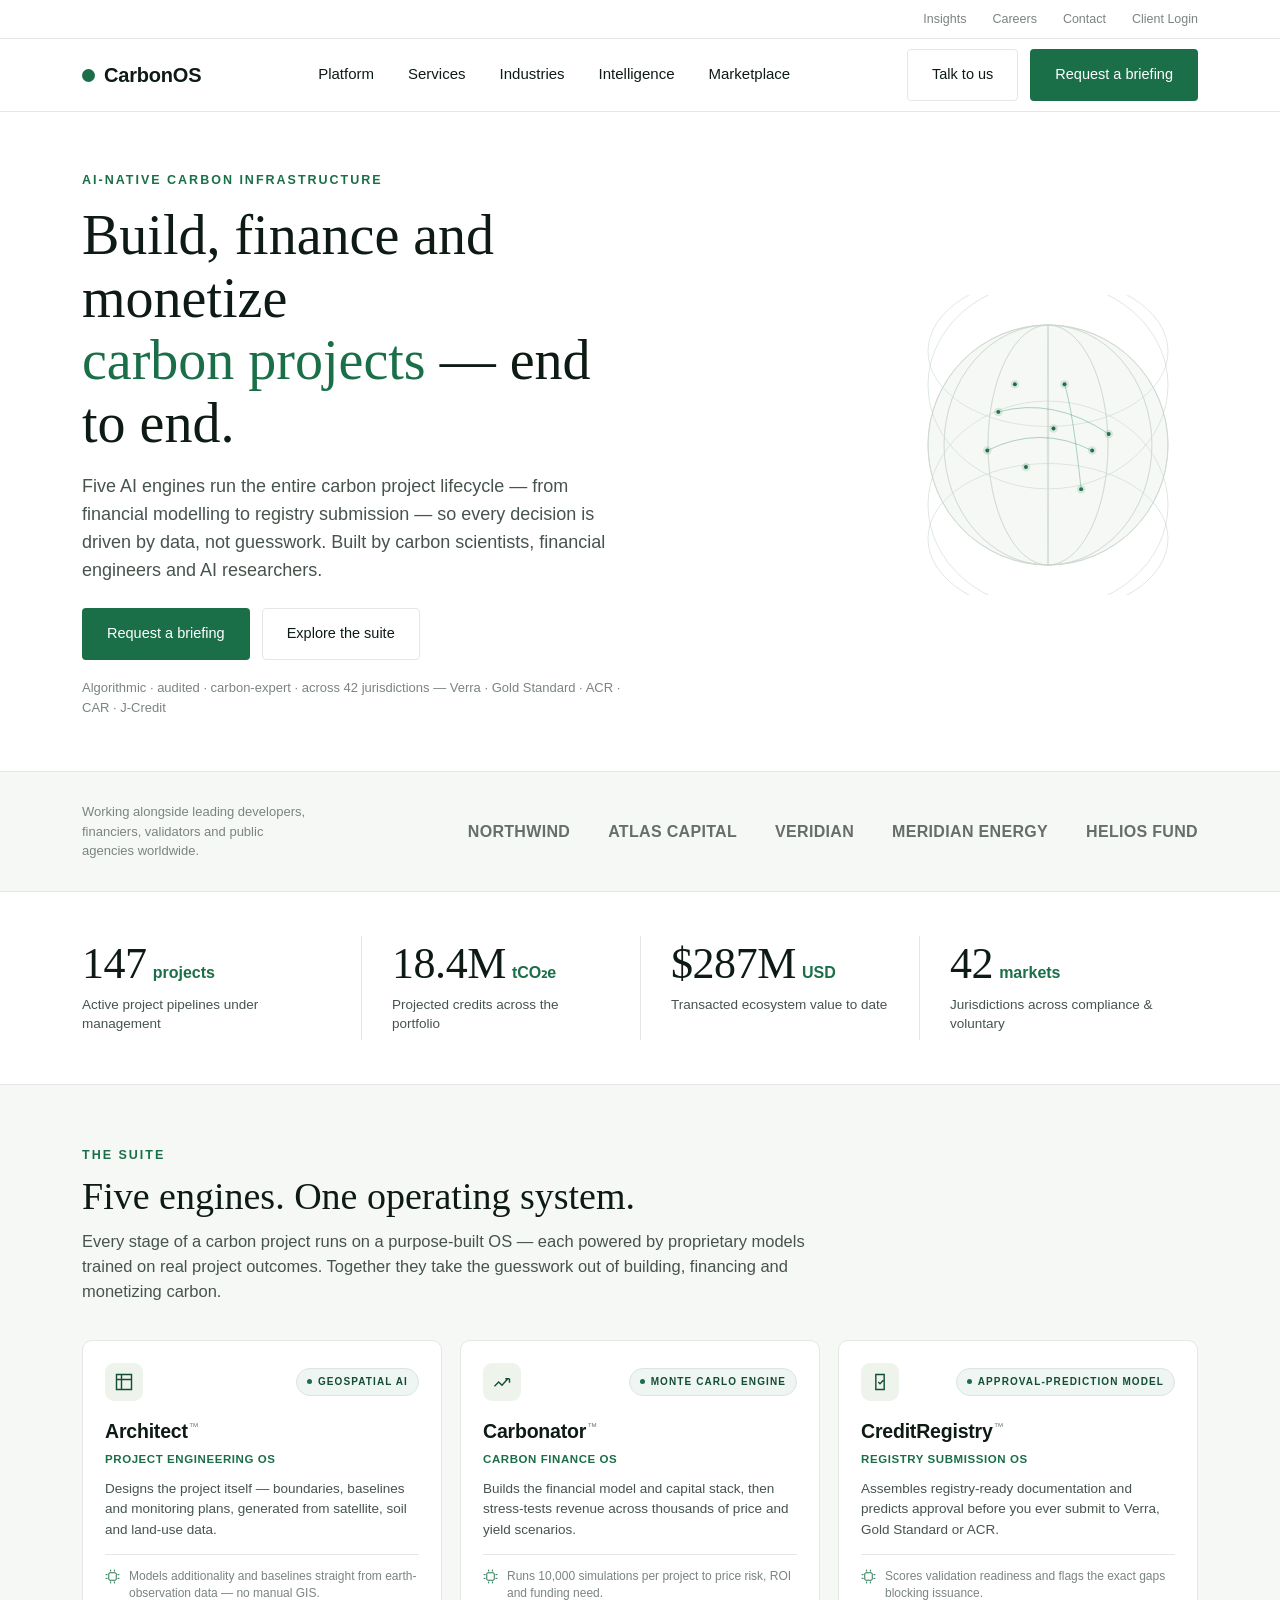
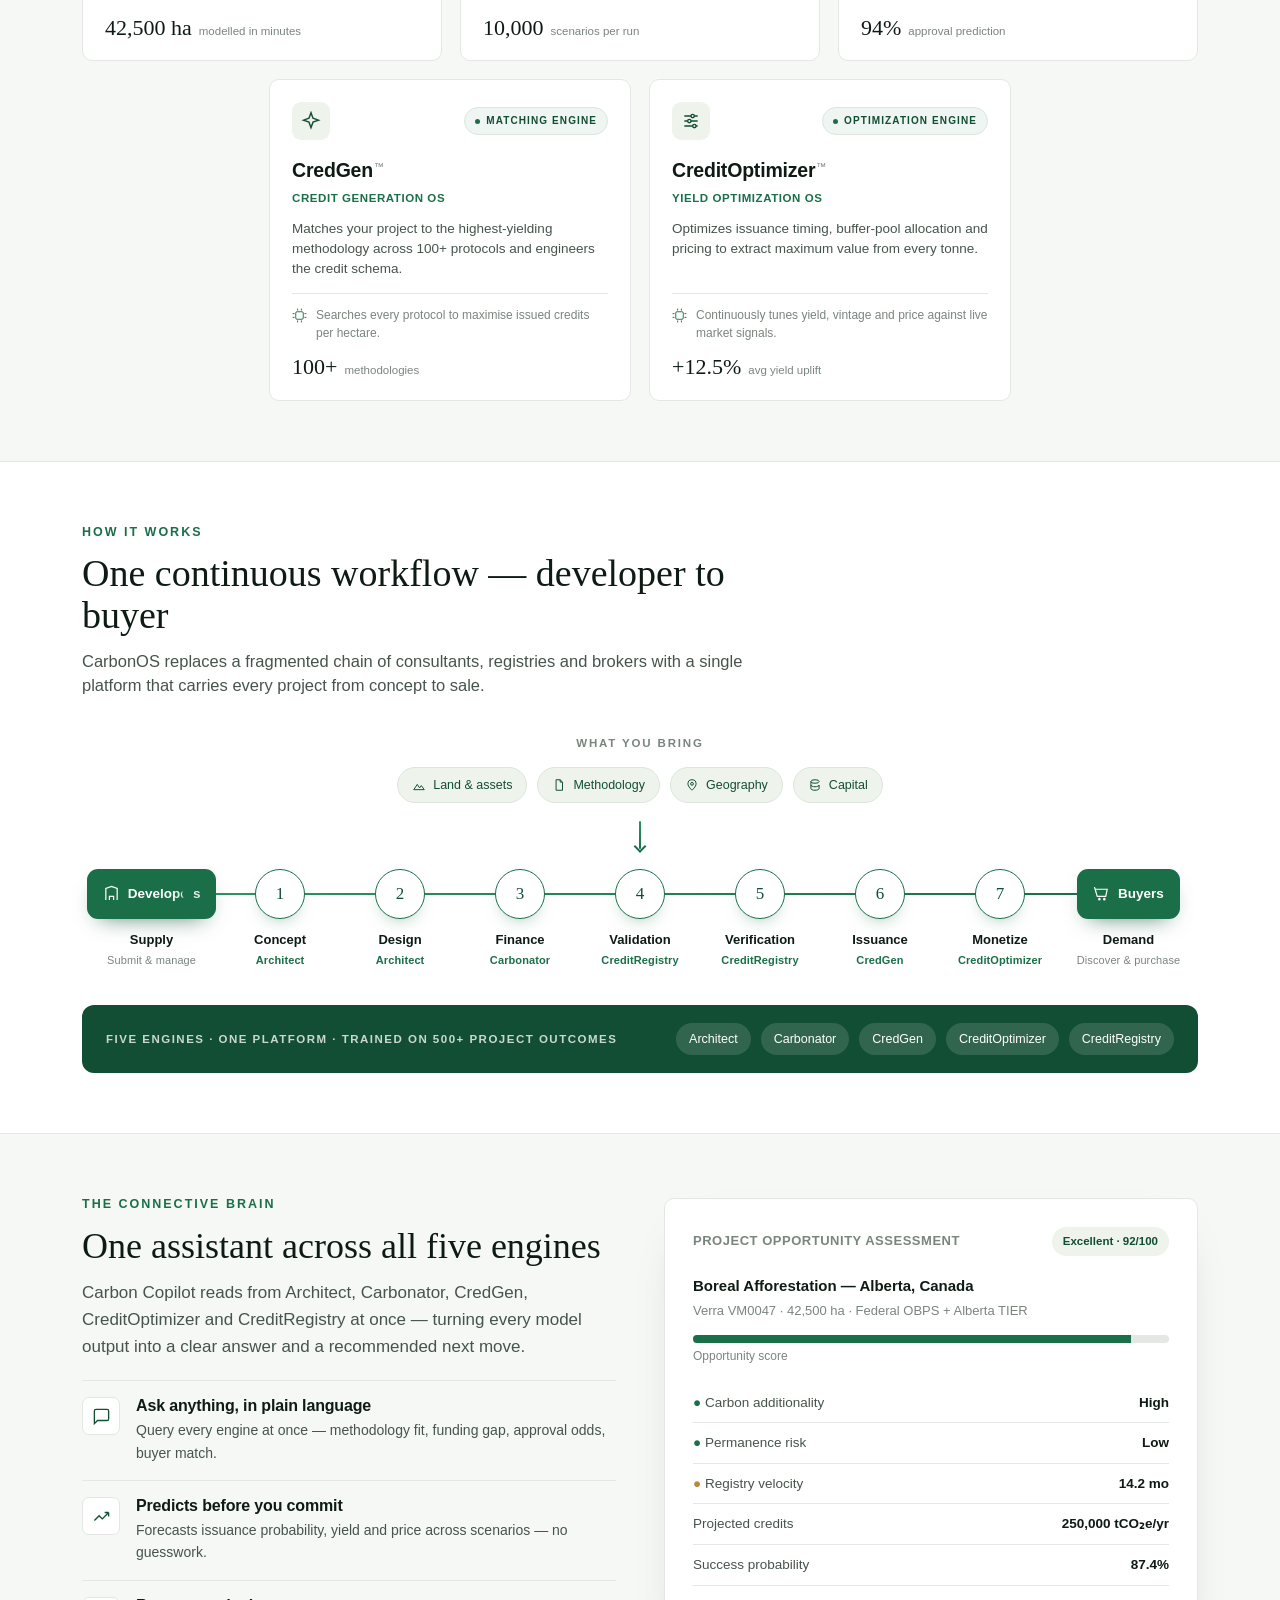
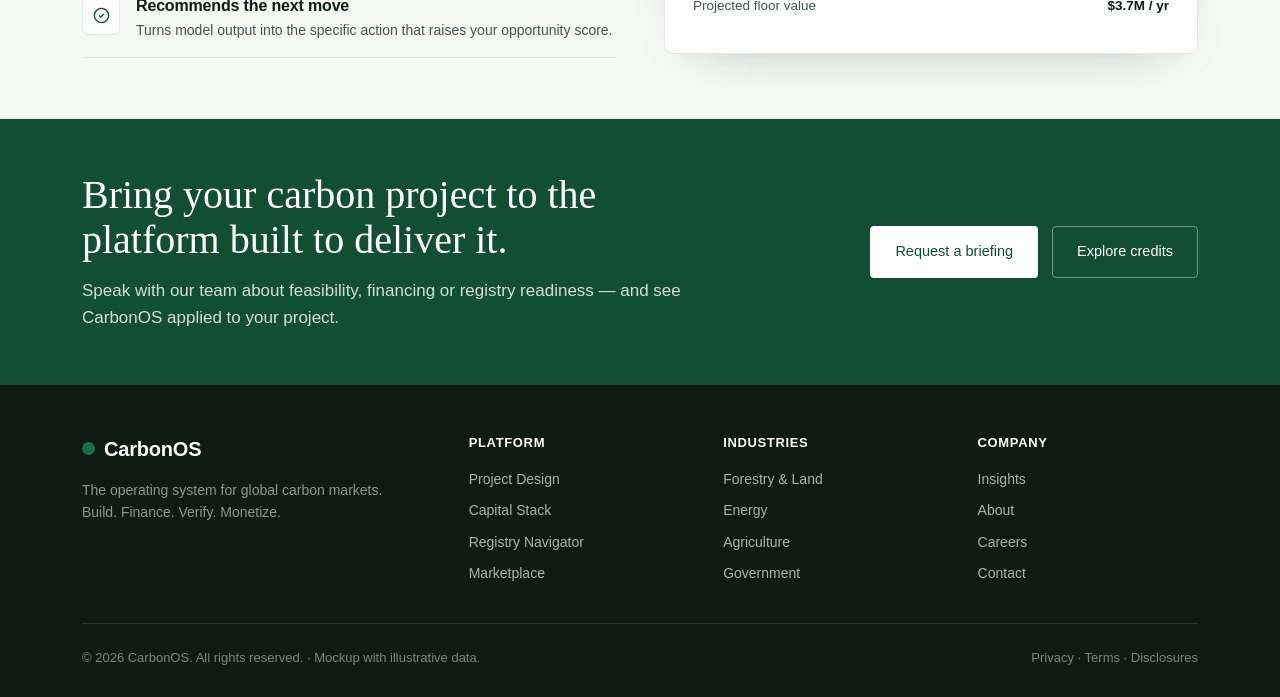
<file: carbonos-homepage-mockup.html>
<!DOCTYPE html>
<html lang="en">
<head>
<meta charset="UTF-8" />
<meta name="viewport" content="width=device-width, initial-scale=1.0" />
<title>CarbonOS — The Carbon Project Operating System</title>
<style>
  :root{
    --ink:#0E1B14;          /* near-black, green-tinted */
    --slate:#46544C;        /* body text */
    --muted:#7A857E;        /* secondary */
    --line:#E4E7E3;         /* hairlines */
    --paper:#FFFFFF;
    --mist:#F6F8F5;         /* light section bg */
    --sage:#EEF3EC;         /* tint blocks */
    --green:#1A6F49;        /* primary brand */
    --green-d:#124E34;      /* deep */
    --green-l:#2E9468;      /* lighter accent */
    --gold:#B8893B;         /* restrained accent */
    --sans:'Inter',-apple-system,BlinkMacSystemFont,'Segoe UI',Helvetica,Arial,sans-serif;
    --serif:'Georgia','Times New Roman',serif;
  }
  *{box-sizing:border-box;margin:0;padding:0}
  html{scroll-behavior:smooth}
  body{background:var(--paper);color:var(--slate);font-family:var(--sans);
    -webkit-font-smoothing:antialiased;line-height:1.6;font-size:16px}
  a{color:inherit;text-decoration:none}
  .wrap{max-width:1180px;margin:0 auto;padding:0 32px}
  h1,h2,h3{color:var(--ink);font-weight:600;letter-spacing:-.01em;line-height:1.12}
  .serif{font-family:var(--serif);font-weight:400;letter-spacing:0}
  .eyebrow{font-size:12.5px;font-weight:600;letter-spacing:.16em;text-transform:uppercase;color:var(--green)}
  .btn{display:inline-block;font-size:14.5px;font-weight:500;padding:13px 24px;border-radius:4px;
    cursor:pointer;border:1px solid transparent;transition:.18s ease;font-family:var(--sans)}
  .btn-primary{background:var(--green);color:#fff}
  .btn-primary:hover{background:var(--green-d)}
  .btn-outline{background:transparent;color:var(--ink);border-color:var(--line)}
  .btn-outline:hover{border-color:var(--ink)}
  .btn-light{background:#fff;color:var(--green-d)}
  .btn-light:hover{background:var(--sage)}

  /* top utility */
  .util{border-bottom:1px solid var(--line);background:#fff}
  .util .wrap{display:flex;justify-content:flex-end;gap:26px;height:38px;align-items:center;
    font-size:12.5px;color:var(--muted)}
  .util a:hover{color:var(--ink)}

  /* nav */
  nav{position:sticky;top:0;z-index:50;background:rgba(255,255,255,0.92);
    backdrop-filter:blur(8px);border-bottom:1px solid var(--line)}
  nav .wrap{display:flex;align-items:center;justify-content:space-between;height:72px}
  .logo{display:flex;align-items:center;gap:9px;font-size:20px;font-weight:600;color:var(--ink);
    letter-spacing:-.01em}
  .logo .mk{width:13px;height:13px;border-radius:50%;background:var(--green);display:inline-block}
  .navlinks{display:flex;gap:34px;font-size:15px;color:var(--ink);font-weight:500}
  .navlinks a{padding:6px 0;border-bottom:2px solid transparent}
  .navlinks a:hover{border-color:var(--green);color:var(--green-d)}
  .navbtns{display:flex;gap:12px;align-items:center}

  /* hero */
  .hero{padding:58px 0 52px;border-bottom:1px solid var(--line)}
  .hero .grid{display:grid;grid-template-columns:1.05fr .95fr;gap:48px;align-items:center}
  .hero h1{font-size:clamp(34px,4.6vw,56px);margin:14px 0 18px}
  .hero h1 .accent{color:var(--green)}
  .hero p.lead{font-size:18px;color:var(--slate);max-width:30em;line-height:1.55}
  .hero .cta{display:flex;gap:12px;margin-top:24px;flex-wrap:wrap}
  .hero .note{margin-top:18px;font-size:13px;color:var(--muted)}

  /* hero visual: flat line-globe */
  .visual{position:relative;aspect-ratio:1/1;max-width:460px;margin-left:auto}
  .visual svg{width:100%;height:100%;display:block}

  /* trust row */
  .trust{background:var(--mist);border-bottom:1px solid var(--line);padding:30px 0}
  .trust .wrap{display:flex;align-items:center;gap:34px;flex-wrap:wrap;justify-content:space-between}
  .trust .lab{font-size:13px;color:var(--muted);max-width:18em;line-height:1.5}
  .logos{display:flex;gap:38px;align-items:center;flex-wrap:wrap;opacity:.62}
  .logos span{font-weight:600;color:var(--ink);font-size:16px;letter-spacing:.02em}

  /* stat band */
  .stats{padding:44px 0}
  .stats .row{display:grid;grid-template-columns:repeat(4,1fr)}
  .stats .s{padding:6px 30px;border-left:1px solid var(--line)}
  .stats .s:first-child{border-left:none;padding-left:0}
  .stats .num{font-family:var(--serif);font-size:44px;color:var(--ink);line-height:1;letter-spacing:-.01em}
  .stats .num .u{font-family:var(--sans);font-size:16px;color:var(--green);font-weight:600;margin-left:6px;letter-spacing:0}
  .stats .lab{margin-top:9px;font-size:13.5px;color:var(--slate);line-height:1.45}

  /* section base */
  .sec{padding:60px 0}
  .sec.alt{background:var(--mist);border-top:1px solid var(--line);border-bottom:1px solid var(--line)}
  .sec-head{max-width:42em}
  .sec-head h2{font-size:clamp(26px,3.2vw,38px);margin:10px 0 12px}
  .sec-head p{font-size:16.5px;color:var(--slate);line-height:1.5}

  /* capabilities */
  .caps{display:grid;grid-template-columns:repeat(4,1fr);gap:18px;margin-top:34px}
  .cap{background:#fff;border:1px solid var(--line);border-radius:8px;padding:22px 20px 20px;
    transition:.18s ease}
  .cap:hover{border-color:var(--green);transform:translateY(-3px)}
  .cap .ic{width:40px;height:40px;border-radius:8px;background:var(--sage);display:flex;
    align-items:center;justify-content:center;margin-bottom:14px;color:var(--green-d)}
  .cap .ic svg{width:21px;height:21px}
  .cap h3{font-size:17px;margin-bottom:7px}
  .cap p{font-size:13.5px;color:var(--slate);line-height:1.5}
  .cap .lk{margin-top:12px;font-size:13px;font-weight:600;color:var(--green)}

  /* product suite */
  .suite{display:flex;flex-wrap:wrap;gap:18px;margin-top:36px;justify-content:center}
  .prod{flex:1 1 300px;max-width:362px;background:#fff;border:1px solid var(--line);border-radius:10px;
    padding:22px 22px 20px;transition:.18s ease;display:flex;flex-direction:column}
  .prod:hover{border-color:var(--green);transform:translateY(-3px);box-shadow:0 22px 44px -30px rgba(14,27,20,.5)}
  .prod .top{display:flex;align-items:center;justify-content:space-between;margin-bottom:15px}
  .prod .ic{width:38px;height:38px;border-radius:9px;background:var(--sage);display:flex;align-items:center;justify-content:center}
  .prod .ic svg{width:20px;height:20px;fill:none;stroke:var(--green-d);stroke-width:1.7}
  .prod .eng{font-size:10px;font-weight:600;letter-spacing:.11em;text-transform:uppercase;color:var(--green-d);
    background:rgba(26,111,73,.07);border:1px solid #DCE6DC;padding:5px 10px;border-radius:20px;
    display:inline-flex;align-items:center;gap:6px}
  .prod .eng b{width:5px;height:5px;border-radius:50%;background:var(--green);display:inline-block}
  .prod .nm{font-size:19.5px;font-weight:600;color:var(--ink);letter-spacing:-.01em}
  .prod .nm sup{font-size:10px;color:var(--muted);font-weight:500;margin-left:1px;top:-.7em}
  .prod .cat{font-size:11.5px;color:var(--green);font-weight:600;letter-spacing:.05em;text-transform:uppercase;margin-top:3px}
  .prod .desc{font-size:13.5px;color:var(--slate);margin-top:11px;line-height:1.5;flex:1}
  .prod .brains{margin-top:14px;padding-top:13px;border-top:1px solid var(--line);
    display:flex;gap:9px;align-items:flex-start;font-size:12px;color:var(--muted);line-height:1.45}
  .prod .brains svg{flex:none;width:15px;height:15px;stroke:var(--green);fill:none;stroke-width:1.5;margin-top:1px}
  .prod .stat{margin-top:14px;display:flex;align-items:baseline;gap:7px}
  .prod .stat .v{font-family:var(--serif);font-size:22px;color:var(--ink);line-height:1}
  .prod .stat .l{font-size:11.5px;color:var(--muted)}

  /* workflow visual */
  .wf{margin-top:36px}
  .wf-cap{text-align:center;font-size:11.5px;font-weight:600;letter-spacing:.16em;text-transform:uppercase;
    color:var(--muted);margin-bottom:14px}
  .wf-inputs{display:flex;justify-content:center;gap:10px;flex-wrap:wrap;margin-bottom:34px}
  .wf-chip{display:inline-flex;align-items:center;gap:7px;font-size:12.5px;font-weight:500;color:var(--green-d);
    background:var(--sage);border:1px solid #DCE6DC;padding:7px 14px;border-radius:30px}
  .wf-chip svg{width:14px;height:14px;stroke:var(--green-d);fill:none;stroke-width:1.7}

  .wf-flow{display:flex;align-items:flex-start;gap:6px;position:relative;padding:0 4px}
  .wf-flow::before{content:'';position:absolute;top:24px;left:9%;right:9%;height:2px;border-radius:2px;
    background:linear-gradient(90deg,var(--green-l),var(--green))}
  .wf-pulse{position:absolute;top:19px;left:9%;width:12px;height:12px;border-radius:50%;background:var(--green);
    box-shadow:0 0 0 6px rgba(26,111,73,.14);z-index:3;animation:wfflow 6.5s cubic-bezier(.65,0,.35,1) infinite}
  @keyframes wfflow{0%{left:9%;opacity:0}8%{opacity:1}92%{opacity:1}100%{left:91%;opacity:0}}
  @media(prefers-reduced-motion:reduce){.wf-pulse{display:none}}
  .wf-item{flex:1;display:flex;flex-direction:column;align-items:center;position:relative;z-index:1;text-align:center}
  .wf-item.actor{flex:1.15}
  .wf-dot{width:50px;height:50px;border-radius:50%;background:#fff;border:1.5px solid var(--green);
    color:var(--green-d);font-family:var(--serif);font-size:17px;display:flex;align-items:center;justify-content:center;
    box-shadow:0 8px 18px -10px rgba(26,111,73,.55);transition:.18s ease}
  .wf-item:hover .wf-dot{background:var(--green);color:#fff;transform:translateY(-2px)}
  .wf-end{height:50px;padding:0 16px;border-radius:11px;background:var(--green);color:#fff;
    display:flex;align-items:center;gap:8px;font-weight:600;font-size:13.5px;white-space:nowrap;
    box-shadow:0 10px 22px -12px rgba(18,78,52,.75)}
  .wf-end svg{width:17px;height:17px;stroke:#fff;fill:none;stroke-width:1.7}
  .wf-lab{margin-top:13px}
  .wf-lab .t{font-size:13px;font-weight:600;color:var(--ink);line-height:1.25}
  .wf-lab .d{font-size:11px;color:var(--green);font-weight:600;margin-top:4px;letter-spacing:.01em}
  .wf-item.actor .wf-lab .d{color:var(--muted);font-weight:500}

  .wf-ai{margin-top:36px;display:flex;align-items:center;gap:20px;background:var(--green-d);
    border-radius:12px;padding:18px 24px;flex-wrap:wrap}
  .wf-ai .lab{font-size:11.5px;font-weight:600;letter-spacing:.13em;text-transform:uppercase;color:rgba(255,255,255,.78)}
  .wf-ai .tags{display:flex;gap:10px;flex-wrap:wrap;margin-left:auto}
  .wf-ai .tag{font-size:12.5px;color:#fff;background:rgba(255,255,255,.13);padding:6px 13px;border-radius:20px}

  /* feed-in funnel from inputs into the flow */
  .wf-feed{display:flex;justify-content:center;margin:-16px 0 20px}
  .wf-feed i{display:block;width:2px;height:28px;border-radius:2px;position:relative;
    background:linear-gradient(var(--green-l),var(--green))}
  .wf-feed i::after{content:'';position:absolute;bottom:-2px;left:50%;width:7px;height:7px;
    transform:translateX(-50%) rotate(45deg);border-right:2px solid var(--green);border-bottom:2px solid var(--green)}

  /* sequential node light-up, synced to the travelling pulse */
  .wf-item:not(.actor) .wf-dot{animation:nodeGlow 6.5s linear infinite}
  .wf-flow .wf-item:nth-child(3) .wf-dot{animation-delay:.45s}
  .wf-flow .wf-item:nth-child(4) .wf-dot{animation-delay:1.25s}
  .wf-flow .wf-item:nth-child(5) .wf-dot{animation-delay:2.05s}
  .wf-flow .wf-item:nth-child(6) .wf-dot{animation-delay:2.85s}
  .wf-flow .wf-item:nth-child(7) .wf-dot{animation-delay:3.65s}
  .wf-flow .wf-item:nth-child(8) .wf-dot{animation-delay:4.45s}
  .wf-flow .wf-item:nth-child(9) .wf-dot{animation-delay:5.25s}
  .wf-item:hover .wf-dot{background:var(--green)!important;color:#fff!important;transform:translateY(-2px)}
  @keyframes nodeGlow{
    0%,15%,100%{background:#fff;color:var(--green-d);border-color:var(--green);
      box-shadow:0 8px 18px -10px rgba(26,111,73,.55);transform:translateY(0)}
    5%{background:var(--green);color:#fff;border-color:var(--green);
      box-shadow:0 0 0 6px rgba(26,111,73,.16),0 12px 24px -8px rgba(26,111,73,.7);transform:translateY(-3px)}
  }

  /* on-scroll reveal */
  .wf-reveal{opacity:0;transform:translateY(16px);transition:opacity .7s ease,transform .7s ease}
  .wf-reveal.in{opacity:1;transform:none}
  @media(prefers-reduced-motion:reduce){
    .wf-item:not(.actor) .wf-dot{animation:none}
    .wf-reveal{opacity:1;transform:none;transition:none}
  }

  /* AI split */
  .split{display:grid;grid-template-columns:1fr 1fr;gap:48px;align-items:center}
  .ailist{margin-top:20px}
  .ai{display:flex;gap:16px;padding:16px 0;border-top:1px solid var(--line)}
  .ai:last-child{border-bottom:1px solid var(--line)}
  .ai .ic{flex:none;width:38px;height:38px;border-radius:7px;background:#fff;border:1px solid var(--line);
    display:flex;align-items:center;justify-content:center;color:var(--green-d)}
  .ai .ic svg{width:19px;height:19px}
  .ai h3{font-size:16px;margin-bottom:4px}
  .ai p{font-size:14px;color:var(--slate)}
  .panel{background:#fff;border:1px solid var(--line);border-radius:10px;padding:28px;
    box-shadow:0 18px 50px -34px rgba(14,27,20,.4)}
  .panel .ph{display:flex;align-items:center;justify-content:space-between;margin-bottom:18px}
  .panel .ph .ttl{font-size:13px;font-weight:600;letter-spacing:.04em;text-transform:uppercase;color:var(--muted)}
  .chip{font-size:11.5px;font-weight:600;color:var(--green-d);background:var(--sage);
    padding:5px 11px;border-radius:20px}
  .scorebar{height:8px;background:var(--line);border-radius:5px;overflow:hidden;margin:8px 0 4px}
  .scorebar span{display:block;height:100%;background:var(--green)}
  .krow{display:flex;justify-content:space-between;font-size:13.5px;padding:9px 0;border-bottom:1px solid var(--line)}
  .krow:last-child{border:none}
  .krow .k{color:var(--slate)} .krow .v{color:var(--ink);font-weight:600}
  .dot-ok{color:var(--green)} .dot-warn{color:var(--gold)}

  /* CTA band */
  .ctaband{background:var(--green-d);color:#fff;padding:54px 0}
  .ctaband .grid{display:grid;grid-template-columns:1.4fr 1fr;gap:40px;align-items:center}
  .ctaband h2{color:#fff;font-size:clamp(26px,3.4vw,40px)}
  .ctaband p{color:rgba(255,255,255,.82);font-size:17px;margin-top:14px}
  .ctaband .right{display:flex;gap:14px;justify-content:flex-end;flex-wrap:wrap}

  /* footer */
  footer{background:var(--ink);color:#A8B3AC;padding:48px 0 28px;font-size:14px}
  footer .cols{display:grid;grid-template-columns:1.6fr 1fr 1fr 1fr;gap:34px;padding-bottom:30px;
    border-bottom:1px solid rgba(255,255,255,.1)}
  footer .logo{color:#fff}
  footer h4{color:#fff;font-size:13px;letter-spacing:.05em;text-transform:uppercase;margin-bottom:14px;font-weight:600}
  footer ul{list-style:none} footer li{margin-bottom:9px} footer a:hover{color:#fff}
  footer .fnote{max-width:24em;margin-top:14px;line-height:1.6;color:#8C978F}
  footer .bottom{display:flex;justify-content:space-between;padding-top:24px;flex-wrap:wrap;gap:10px;
    color:#7A857E;font-size:13px}

  @media(max-width:900px){
    .hero .grid,.split,.ctaband .grid{grid-template-columns:1fr;gap:36px}
    .visual{margin:0 auto;max-width:340px}
    .stats .row{grid-template-columns:repeat(2,1fr);gap:28px 0}
    .stats .s{border-left:none;padding-left:0}
    .caps{grid-template-columns:repeat(2,1fr)}
    .wf-flow{flex-direction:column;align-items:stretch;gap:12px;padding:0}
    .wf-flow::before,.wf-pulse{display:none}
    .wf-item,.wf-item.actor{flex:none;flex-direction:row;align-items:center;gap:14px;text-align:left}
    .wf-lab{margin-top:0}
    .wf-end{width:max-content}
    .wf-ai{flex-direction:column;align-items:flex-start;gap:12px}
    .wf-ai .tags{margin-left:0}
    .navlinks,.util{display:none}
    footer .cols{grid-template-columns:1fr 1fr}
    .ctaband .right{justify-content:flex-start}
  }
  @media(max-width:560px){.caps{grid-template-columns:1fr}}
</style>
</head>
<body>

<div class="util">
  <div class="wrap">
    <a href="#">Insights</a><a href="#">Careers</a><a href="#">Contact</a><a href="#">Client Login</a>
  </div>
</div>

<nav>
  <div class="wrap">
    <div class="logo"><span class="mk"></span> CarbonOS</div>
    <div class="navlinks">
      <a href="#">Platform</a><a href="#">Services</a><a href="#">Industries</a>
      <a href="#">Intelligence</a><a href="#">Marketplace</a>
    </div>
    <div class="navbtns">
      <a class="btn btn-outline" href="#">Talk to us</a>
      <a class="btn btn-primary" href="#">Request a briefing</a>
    </div>
  </div>
</nav>

<header class="hero">
  <div class="wrap grid">
    <div>
      <div class="eyebrow">AI-native carbon infrastructure</div>
      <h1 class="serif">Build, finance and monetize<br><span class="accent">carbon projects</span> — end to end.</h1>
      <p class="lead">Five AI engines run the entire carbon project lifecycle — from financial modelling to registry submission — so every decision is driven by data, not guesswork. Built by carbon scientists, financial engineers and AI researchers.</p>
      <div class="cta">
        <a class="btn btn-primary" href="#">Request a briefing</a>
        <a class="btn btn-outline" href="#suite">Explore the suite</a>
      </div>
      <div class="note">Algorithmic · audited · carbon-expert · across 42 jurisdictions — Verra · Gold Standard · ACR · CAR · J-Credit</div>
    </div>
    <div class="visual" id="visual"></div>
  </div>
</header>

<div class="trust">
  <div class="wrap">
    <div class="lab">Working alongside leading developers, financiers, validators and public agencies worldwide.</div>
    <div class="logos">
      <span>NORTHWIND</span><span>ATLAS CAPITAL</span><span>VERIDIAN</span>
      <span>MERIDIAN ENERGY</span><span>HELIOS FUND</span>
    </div>
  </div>
</div>

<section class="stats">
  <div class="wrap row">
    <div class="s"><div class="num">147<span class="u">projects</span></div><div class="lab">Active project pipelines under management</div></div>
    <div class="s"><div class="num">18.4M<span class="u">tCO₂e</span></div><div class="lab">Projected credits across the portfolio</div></div>
    <div class="s"><div class="num">$287M<span class="u">USD</span></div><div class="lab">Transacted ecosystem value to date</div></div>
    <div class="s"><div class="num">42<span class="u">markets</span></div><div class="lab">Jurisdictions across compliance &amp; voluntary</div></div>
  </div>
</section>

<section class="sec alt" id="suite">
  <div class="wrap">
    <div class="sec-head" style="max-width:47em">
      <div class="eyebrow">The suite</div>
      <h2 class="serif">Five engines. One operating system.</h2>
      <p>Every stage of a carbon project runs on a purpose-built OS — each powered by proprietary models trained on real project outcomes. Together they take the guesswork out of building, financing and monetizing carbon.</p>
    </div>
    <div class="suite">

      <div class="prod">
        <div class="top">
          <div class="ic"><svg viewBox="0 0 24 24"><path d="M3 3h18v18H3zM3 9h18M9 3v18"/></svg></div>
          <span class="eng"><b></b> Geospatial AI</span>
        </div>
        <div class="nm">Architect<sup>™</sup></div>
        <div class="cat">Project Engineering OS</div>
        <div class="desc">Designs the project itself — boundaries, baselines and monitoring plans, generated from satellite, soil and land-use data.</div>
        <div class="brains"><svg viewBox="0 0 24 24"><rect x="6" y="6" width="12" height="12" rx="2"/><path d="M9 1v3M15 1v3M9 20v3M15 20v3M1 9h3M1 15h3M20 9h3M20 15h3"/></svg><span>Models additionality and baselines straight from earth-observation data — no manual GIS.</span></div>
        <div class="stat"><span class="v">42,500 ha</span><span class="l">modelled in minutes</span></div>
      </div>

      <div class="prod">
        <div class="top">
          <div class="ic"><svg viewBox="0 0 24 24"><path d="M3 17l5-5 4 4 7-8M21 8v5M21 8h-5"/></svg></div>
          <span class="eng"><b></b> Monte Carlo engine</span>
        </div>
        <div class="nm">Carbonator<sup>™</sup></div>
        <div class="cat">Carbon Finance OS</div>
        <div class="desc">Builds the financial model and capital stack, then stress-tests revenue across thousands of price and yield scenarios.</div>
        <div class="brains"><svg viewBox="0 0 24 24"><rect x="6" y="6" width="12" height="12" rx="2"/><path d="M9 1v3M15 1v3M9 20v3M15 20v3M1 9h3M1 15h3M20 9h3M20 15h3"/></svg><span>Runs 10,000 simulations per project to price risk, ROI and funding need.</span></div>
        <div class="stat"><span class="v">10,000</span><span class="l">scenarios per run</span></div>
      </div>

      <div class="prod">
        <div class="top">
          <div class="ic"><svg viewBox="0 0 24 24"><path d="M7 3h10v18H7zM10 12l2 2 4-4"/></svg></div>
          <span class="eng"><b></b> Approval-prediction model</span>
        </div>
        <div class="nm">CreditRegistry<sup>™</sup></div>
        <div class="cat">Registry Submission OS</div>
        <div class="desc">Assembles registry-ready documentation and predicts approval before you ever submit to Verra, Gold Standard or ACR.</div>
        <div class="brains"><svg viewBox="0 0 24 24"><rect x="6" y="6" width="12" height="12" rx="2"/><path d="M9 1v3M15 1v3M9 20v3M15 20v3M1 9h3M1 15h3M20 9h3M20 15h3"/></svg><span>Scores validation readiness and flags the exact gaps blocking issuance.</span></div>
        <div class="stat"><span class="v">94%</span><span class="l">approval prediction</span></div>
      </div>

      <div class="prod">
        <div class="top">
          <div class="ic"><svg viewBox="0 0 24 24"><path d="M12 2l2.4 6.6L21 11l-6.6 2.4L12 20l-2.4-6.6L3 11l6.6-2.4z"/></svg></div>
          <span class="eng"><b></b> Matching engine</span>
        </div>
        <div class="nm">CredGen<sup>™</sup></div>
        <div class="cat">Credit Generation OS</div>
        <div class="desc">Matches your project to the highest-yielding methodology across 100+ protocols and engineers the credit schema.</div>
        <div class="brains"><svg viewBox="0 0 24 24"><rect x="6" y="6" width="12" height="12" rx="2"/><path d="M9 1v3M15 1v3M9 20v3M15 20v3M1 9h3M1 15h3M20 9h3M20 15h3"/></svg><span>Searches every protocol to maximise issued credits per hectare.</span></div>
        <div class="stat"><span class="v">100+</span><span class="l">methodologies</span></div>
      </div>

      <div class="prod">
        <div class="top">
          <div class="ic"><svg viewBox="0 0 24 24"><path d="M4 6h8M16 6h4M4 12h4M12 12h8M4 18h10M18 18h2"/><circle cx="14" cy="6" r="2"/><circle cx="10" cy="12" r="2"/><circle cx="16" cy="18" r="2"/></svg></div>
          <span class="eng"><b></b> Optimization engine</span>
        </div>
        <div class="nm">CreditOptimizer<sup>™</sup></div>
        <div class="cat">Yield Optimization OS</div>
        <div class="desc">Optimizes issuance timing, buffer-pool allocation and pricing to extract maximum value from every tonne.</div>
        <div class="brains"><svg viewBox="0 0 24 24"><rect x="6" y="6" width="12" height="12" rx="2"/><path d="M9 1v3M15 1v3M9 20v3M15 20v3M1 9h3M1 15h3M20 9h3M20 15h3"/></svg><span>Continuously tunes yield, vintage and price against live market signals.</span></div>
        <div class="stat"><span class="v">+12.5%</span><span class="l">avg yield uplift</span></div>
      </div>

    </div>
  </div>
</section>

<section class="sec" id="workflow">
  <div class="wrap">
    <div class="sec-head">
      <div class="eyebrow">How it works</div>
      <h2 class="serif">One continuous workflow — developer to buyer</h2>
      <p>CarbonOS replaces a fragmented chain of consultants, registries and brokers with a single platform that carries every project from concept to sale.</p>
    </div>

    <div class="wf wf-reveal">
      <div class="wf-cap">What you bring</div>
      <div class="wf-inputs">
        <span class="wf-chip"><svg viewBox="0 0 24 24"><path d="M3 20l6-9 4 6 3-4 5 7z"/></svg> Land &amp; assets</span>
        <span class="wf-chip"><svg viewBox="0 0 24 24"><path d="M7 3h7l4 4v14H7zM14 3v4h4"/></svg> Methodology</span>
        <span class="wf-chip"><svg viewBox="0 0 24 24"><path d="M12 21s7-6.3 7-11a7 7 0 10-14 0c0 4.7 7 11 7 11z"/><circle cx="12" cy="10" r="2.4"/></svg> Geography</span>
        <span class="wf-chip"><svg viewBox="0 0 24 24"><ellipse cx="12" cy="6" rx="7" ry="3"/><path d="M5 6v6c0 1.7 3.1 3 7 3s7-1.3 7-3M5 12v6c0 1.7 3.1 3 7 3s7-1.3 7-3v-6"/></svg> Capital</span>
      </div>

      <div class="wf-feed"><i></i></div>

      <div class="wf-flow">
        <div class="wf-pulse"></div>

        <div class="wf-item actor">
          <div class="wf-end"><svg viewBox="0 0 24 24"><path d="M4 21V5l8-3 8 3v16M9 21v-5h6v5"/></svg> Developers</div>
          <div class="wf-lab"><div class="t">Supply</div><div class="d">Submit &amp; manage</div></div>
        </div>

        <div class="wf-item"><div class="wf-dot">1</div><div class="wf-lab"><div class="t">Concept</div><div class="d">Architect</div></div></div>
        <div class="wf-item"><div class="wf-dot">2</div><div class="wf-lab"><div class="t">Design</div><div class="d">Architect</div></div></div>
        <div class="wf-item"><div class="wf-dot">3</div><div class="wf-lab"><div class="t">Finance</div><div class="d">Carbonator</div></div></div>
        <div class="wf-item"><div class="wf-dot">4</div><div class="wf-lab"><div class="t">Validation</div><div class="d">CreditRegistry</div></div></div>
        <div class="wf-item"><div class="wf-dot">5</div><div class="wf-lab"><div class="t">Verification</div><div class="d">CreditRegistry</div></div></div>
        <div class="wf-item"><div class="wf-dot">6</div><div class="wf-lab"><div class="t">Issuance</div><div class="d">CredGen</div></div></div>
        <div class="wf-item"><div class="wf-dot">7</div><div class="wf-lab"><div class="t">Monetize</div><div class="d">CreditOptimizer</div></div></div>

        <div class="wf-item actor">
          <div class="wf-end"><svg viewBox="0 0 24 24"><path d="M3 6h17l-2 10H6zM3 6L2 3M9 21a1 1 0 100-2 1 1 0 000 2zM16 21a1 1 0 100-2 1 1 0 000 2z"/></svg> Buyers</div>
          <div class="wf-lab"><div class="t">Demand</div><div class="d">Discover &amp; purchase</div></div>
        </div>
      </div>

      <div class="wf-ai">
        <div class="lab">Five engines · one platform · trained on 500+ project outcomes</div>
        <div class="tags">
          <span class="tag">Architect</span>
          <span class="tag">Carbonator</span>
          <span class="tag">CredGen</span>
          <span class="tag">CreditOptimizer</span>
          <span class="tag">CreditRegistry</span>
        </div>
      </div>
    </div>
  </div>
</section>

<section class="sec alt">
  <div class="wrap split">
    <div>
      <div class="eyebrow">The connective brain</div>
      <h2 class="serif" style="font-size:clamp(26px,3.2vw,36px);margin:12px 0 12px">One assistant across all five engines</h2>
      <p style="font-size:17px">Carbon Copilot reads from Architect, Carbonator, CredGen, CreditOptimizer and CreditRegistry at once — turning every model output into a clear answer and a recommended next move.</p>
      <div class="ailist">
        <div class="ai">
          <div class="ic"><svg viewBox="0 0 24 24" fill="none" stroke="currentColor" stroke-width="1.7"><path d="M21 15a2 2 0 01-2 2H7l-4 4V5a2 2 0 012-2h14a2 2 0 012 2z"/></svg></div>
          <div><h3>Ask anything, in plain language</h3><p>Query every engine at once — methodology fit, funding gap, approval odds, buyer match.</p></div>
        </div>
        <div class="ai">
          <div class="ic"><svg viewBox="0 0 24 24" fill="none" stroke="currentColor" stroke-width="1.7"><path d="M3 17l6-6 4 4 8-8M21 7v5M21 7h-5"/></svg></div>
          <div><h3>Predicts before you commit</h3><p>Forecasts issuance probability, yield and price across scenarios — no guesswork.</p></div>
        </div>
        <div class="ai">
          <div class="ic"><svg viewBox="0 0 24 24" fill="none" stroke="currentColor" stroke-width="1.7"><path d="M9 12l2 2 4-4M12 3a9 9 0 100 18 9 9 0 000-18z"/></svg></div>
          <div><h3>Recommends the next move</h3><p>Turns model output into the specific action that raises your opportunity score.</p></div>
        </div>
      </div>
    </div>
    <div class="panel">
      <div class="ph"><span class="ttl">Project Opportunity Assessment</span><span class="chip">Excellent · 92/100</span></div>
      <div style="font-size:15px;font-weight:600;color:var(--ink)">Boreal Afforestation — Alberta, Canada</div>
      <div style="font-size:13px;color:var(--muted);margin:3px 0 14px">Verra VM0047 · 42,500 ha · Federal OBPS + Alberta TIER</div>
      <div class="scorebar"><span style="width:92%"></span></div>
      <div style="font-size:12px;color:var(--muted);margin-bottom:16px">Opportunity score</div>
      <div class="krow"><span class="k"><span class="dot-ok">●</span> Carbon additionality</span><span class="v">High</span></div>
      <div class="krow"><span class="k"><span class="dot-ok">●</span> Permanence risk</span><span class="v">Low</span></div>
      <div class="krow"><span class="k"><span class="dot-warn">●</span> Registry velocity</span><span class="v">14.2 mo</span></div>
      <div class="krow"><span class="k">Projected credits</span><span class="v">250,000 tCO₂e/yr</span></div>
      <div class="krow"><span class="k">Success probability</span><span class="v">87.4%</span></div>
      <div class="krow"><span class="k">Projected floor value</span><span class="v">$3.7M / yr</span></div>
    </div>
  </div>
</section>

<section class="ctaband">
  <div class="wrap grid">
    <div>
      <h2 class="serif">Bring your carbon project to the platform built to deliver it.</h2>
      <p>Speak with our team about feasibility, financing or registry readiness — and see CarbonOS applied to your project.</p>
    </div>
    <div class="right">
      <a class="btn btn-light" href="#">Request a briefing</a>
      <a class="btn btn-outline" href="#" style="color:#fff;border-color:rgba(255,255,255,.4)">Explore credits</a>
    </div>
  </div>
</section>

<footer>
  <div class="wrap">
    <div class="cols">
      <div>
        <div class="logo"><span class="mk"></span> CarbonOS</div>
        <p class="fnote">The operating system for global carbon markets. Build. Finance. Verify. Monetize.</p>
      </div>
      <div><h4>Platform</h4><ul><li><a href="#">Project Design</a></li><li><a href="#">Capital Stack</a></li><li><a href="#">Registry Navigator</a></li><li><a href="#">Marketplace</a></li></ul></div>
      <div><h4>Industries</h4><ul><li><a href="#">Forestry &amp; Land</a></li><li><a href="#">Energy</a></li><li><a href="#">Agriculture</a></li><li><a href="#">Government</a></li></ul></div>
      <div><h4>Company</h4><ul><li><a href="#">Insights</a></li><li><a href="#">About</a></li><li><a href="#">Careers</a></li><li><a href="#">Contact</a></li></ul></div>
    </div>
    <div class="bottom">
      <span>© 2026 CarbonOS. All rights reserved. · Mockup with illustrative data.</span>
      <span>Privacy · Terms · Disclosures</span>
    </div>
  </div>
</footer>

<script>
/* Flat, elegant line-globe (SVG) — professional, no glow */
(function(){
  const S=460, c=S/2, R=S*0.40;
  const ns='http://www.w3.org/2000/svg';
  const svg=document.createElementNS(ns,'svg');
  svg.setAttribute('viewBox','0 0 '+S+' '+S);
  function el(t,a){const e=document.createElementNS(ns,t);for(const k in a)e.setAttribute(k,a[k]);return e;}
  /* outer ring */
  svg.appendChild(el('circle',{cx:c,cy:c,r:R,fill:'#F6F8F5',stroke:'#D7DED8','stroke-width':1}));
  /* latitudes (ellipses) */
  for(let i=1;i<=3;i++){const ry=R*Math.cos(i*Math.PI/8)*0;}
  [0.78,0.5,0.0,-0.5,-0.78].forEach(f=>{
    const ry=R*Math.sqrt(1-f*f);
    svg.appendChild(el('ellipse',{cx:c,cy:c-f*R*0,transform:'',rx:R,ry:Math.max(ry,1),
      cy:c - f*R, fill:'none',stroke:'#CBD6CE','stroke-width':0.9}));
  });
  /* meridians */
  for(let k=0;k<6;k++){const rx=R*Math.abs(Math.cos(k*Math.PI/6));
    svg.appendChild(el('ellipse',{cx:c,cy:c,rx:Math.max(rx,1),ry:R,fill:'none',
      stroke:'#CBD6CE','stroke-width':0.9}));}
  svg.appendChild(el('line',{x1:c,y1:c-R,x2:c,y2:c+R,stroke:'#CBD6CE','stroke-width':0.9}));
  /* plotted project nodes */
  const nodes=[[-.45,-.30],[.15,-.55],[.55,-.10],[-.20,.20],[.30,.40],[-.55,.05],[.05,-.15],[.40,.05],[-.30,-.55]];
  nodes.forEach(([x,y])=>{
    const px=c+x*R*0.92, py=c+y*R*0.92;
    svg.appendChild(el('circle',{cx:px,cy:py,r:6.5,fill:'#1A6F49','fill-opacity':0.14}));
    svg.appendChild(el('circle',{cx:px,cy:py,r:3,fill:'#1A6F49'}));
  });
  /* a couple of connection arcs */
  function arc(a,b){const p1=[c+a[0]*R*0.92,c+a[1]*R*0.92],p2=[c+b[0]*R*0.92,c+b[1]*R*0.92];
    const mx=(p1[0]+p2[0])/2,my=(p1[1]+p2[1])/2-40;
    svg.appendChild(el('path',{d:`M${p1[0]} ${p1[1]} Q ${mx} ${my} ${p2[0]} ${p2[1]}`,
      fill:'none',stroke:'#2E9468','stroke-width':1.1,'stroke-opacity':.55}));}
  arc(nodes[0],nodes[2]);arc(nodes[1],nodes[4]);arc(nodes[5],nodes[7]);
  document.getElementById('visual').appendChild(svg);
})();

/* reveal-on-scroll for the workflow visual */
(function(){
  const els=document.querySelectorAll('.wf-reveal');
  if(!('IntersectionObserver' in window)){els.forEach(e=>e.classList.add('in'));return;}
  const io=new IntersectionObserver((ents)=>{
    ents.forEach(e=>{if(e.isIntersecting){e.target.classList.add('in');io.unobserve(e.target);}});
  },{threshold:.25});
  els.forEach(e=>io.observe(e));
})();
</script>
</body>
</html>
</file>
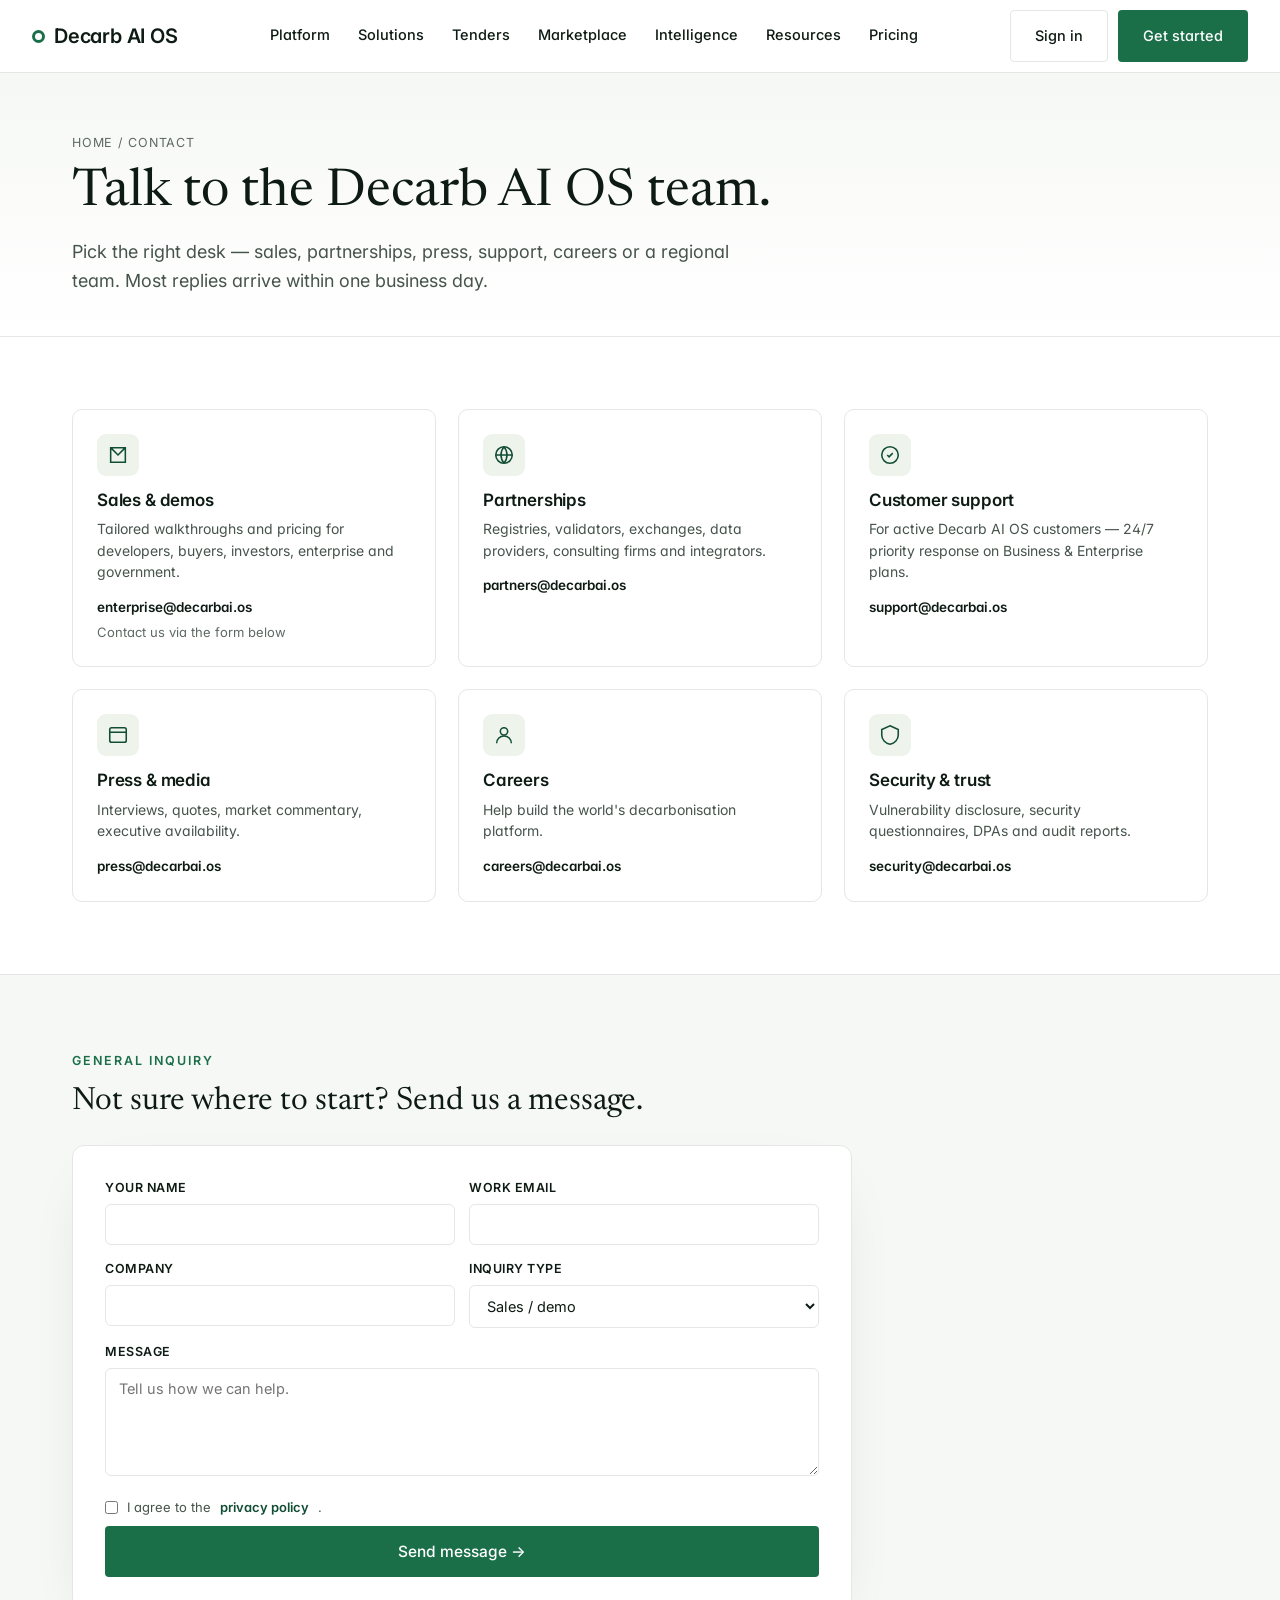
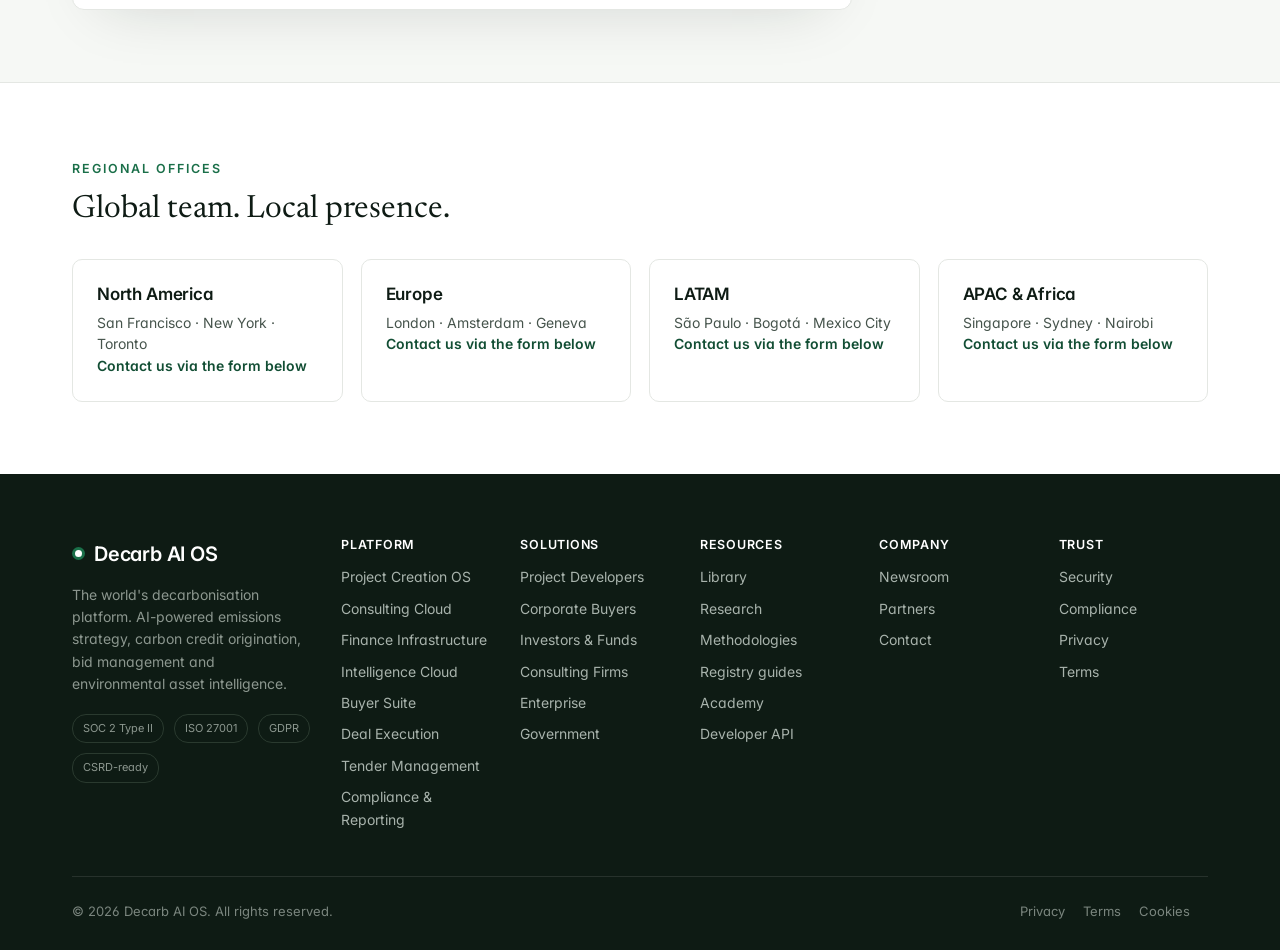
<file: contact.html>
<!DOCTYPE html>
<html lang="en">
<head>
<meta charset="UTF-8" />
<meta name="viewport" content="width=device-width, initial-scale=1.0" />
<title>Contact Decarb AI OS — Sales, Partnerships, Press &amp; Support</title>
<meta name="description" content="Get in touch with the Decarb AI OS team — sales, partnerships, press, support, careers and regional contacts." />
<meta name="robots" content="index, follow" />
<link rel="canonical" href="https://decarbai.os/contact.html" />
<link rel="icon" href="data:image/svg+xml,%3Csvg xmlns='http://www.w3.org/2000/svg' viewBox='0 0 32 32'%3E%3Ccircle cx='16' cy='16' r='14' fill='%231A6F49'/%3E%3Ccircle cx='16' cy='16' r='6' fill='%23ffffff'/%3E%3C/svg%3E" />
<link rel="preconnect" href="https://fonts.googleapis.com"><link rel="preconnect" href="https://fonts.gstatic.com" crossorigin><link href="https://fonts.googleapis.com/css2?family=Inter:wght;500;600;700&family=Newsreader:opsz,wght..72,400;6..72,500;6..72,600&family=JetBrains+Mono:wght;500&display=swap" rel="stylesheet">
<link rel="stylesheet" href="styles.css" />
</head>
<body>

<nav class="topnav">
  <div class="wrap">
    <a class="logo" href="index.html"><span class="mk"></span> Decarb AI OS</a>
    <div class="navlinks">
      <div><a href="platform.html">Platform</a></div>
      <div><a href="solutions.html">Solutions</a></div>
      <div><a href="tenders.html">Tenders</a></div>
      <div><a href="marketplace.html">Marketplace</a></div>
      <div><a href="intelligence.html">Intelligence</a></div>
      <div><a href="resources.html">Resources</a></div>
      <div><a href="pricing.html">Pricing</a></div>
    </div>
    <div class="navbtns">
      <a class="btn btn-outline" href="login.html">Sign in</a>
      <a class="btn btn-primary" href="signup.html">Get started</a>
      <button class="mob-toggle" aria-label="Menu" aria-expanded="false"><svg class="burger" viewBox="0 0 24 24"><path d="M3 6h18M3 12h18M3 18h18"/></svg><svg class="x" viewBox="0 0 24 24"><path d="M6 6l12 12M18 6L6 18"/></svg></button>
    </div>
  </div>
</nav>

<section class="banner">
  <div class="wrap">
    <div class="crumbs"><a href="index.html">Home</a> / Contact</div>
    <h1 class="serif">Talk to the Decarb AI OS team.</h1>
    <p>Pick the right desk — sales, partnerships, press, support, careers or a regional team. Most replies arrive within one business day.</p>
  </div>
</section>

<section class="sec">
  <div class="wrap">
    <div class="grid-3">
      <div class="card"><div class="ic"><svg viewBox="0 0 24 24"><path d="M4 4h16v16H4zM4 4l8 8 8-8"/></svg></div><h3>Sales &amp; demos</h3><p>Tailored walkthroughs and pricing for developers, buyers, investors, enterprise and government.</p><div style="margin-top:14px;font-size:13.5px;color:var(--ink);font-weight:600">enterprise@decarbai.os</div><div style="font-size:13px;color:var(--muted);margin-top:3px">Contact us via the form below</div></div>
      <div class="card"><div class="ic"><svg viewBox="0 0 24 24"><circle cx="12" cy="12" r="9"/><path d="M3 12h18M12 3a14 14 0 010 18M12 3a14 14 0 000 18"/></svg></div><h3>Partnerships</h3><p>Registries, validators, exchanges, data providers, consulting firms and integrators.</p><div style="margin-top:14px;font-size:13.5px;color:var(--ink);font-weight:600">partners@decarbai.os</div></div>
      <div class="card"><div class="ic"><svg viewBox="0 0 24 24"><path d="M9 12l2 2 4-4"/><circle cx="12" cy="12" r="9"/></svg></div><h3>Customer support</h3><p>For active Decarb AI OS customers — 24/7 priority response on Business &amp; Enterprise plans.</p><div style="margin-top:14px;font-size:13.5px;color:var(--ink);font-weight:600">support@decarbai.os</div></div>
      <div class="card"><div class="ic"><svg viewBox="0 0 24 24"><rect x="3" y="4" width="18" height="16" rx="2"/><path d="M3 9h18"/></svg></div><h3>Press &amp; media</h3><p>Interviews, quotes, market commentary, executive availability.</p><div style="margin-top:14px;font-size:13.5px;color:var(--ink);font-weight:600">press@decarbai.os</div></div>
      <div class="card"><div class="ic"><svg viewBox="0 0 24 24"><circle cx="12" cy="8" r="4"/><path d="M4 21c0-4.4 3.6-8 8-8s8 3.6 8 8"/></svg></div><h3>Careers</h3><p>Help build the world's decarbonisation platform.</p><div style="margin-top:14px;font-size:13.5px;color:var(--ink);font-weight:600">careers@decarbai.os</div></div>
      <div class="card"><div class="ic"><svg viewBox="0 0 24 24"><path d="M12 2l9 4v6c0 5-3.8 9-9 10-5.2-1-9-5-9-10V6z"/></svg></div><h3>Security &amp; trust</h3><p>Vulnerability disclosure, security questionnaires, DPAs and audit reports.</p><div style="margin-top:14px;font-size:13.5px;color:var(--ink);font-weight:600">security@decarbai.os</div></div>
    </div>
  </div>
</section>

<section class="sec alt">
  <div class="wrap">
    <div class="sec-head"><div class="eyebrow">General inquiry</div><h2 class="serif" style="font-size:32px;margin-top:10px">Not sure where to start? Send us a message.</h2></div>
    <div class="form-wrap" style="margin-top:24px;max-width:780px">
      <form>
        <div class="form-row"><div class="f"><label>Your name</label><input required></div><div class="f"><label>Work email</label><input type="email" required></div></div>
        <div class="form-row"><div class="f"><label>Company</label><input></div><div class="f"><label>Inquiry type</label><select><option>Sales / demo</option><option>Partnership</option><option>Support</option><option>Press</option><option>Careers</option><option>Other</option></select></div></div>
        <div class="f"><label>Message</label><textarea placeholder="Tell us how we can help."></textarea></div>
        <label class="check"><input type="checkbox" required> I agree to the <a href="trust.html#privacy" style="color:var(--green-d);font-weight:600">privacy policy</a>.</label>
        <button class="btn btn-primary btn-lg" style="width:100%;border:0;cursor:pointer" type="submit">Send message →</button>
      </form>
    </div>
  </div>
</section>

<section class="sec">
  <div class="wrap">
    <div class="sec-head"><div class="eyebrow">Regional offices</div><h2 class="serif" style="font-size:32px;margin-top:10px">Global team. Local presence.</h2></div>
    <div class="grid-4" style="margin-top:30px">
      <div class="card"><h3>North America</h3><p>San Francisco · New York · Toronto<br><span style="color:var(--green-d);font-weight:600">Contact us via the form below</span></p></div>
      <div class="card"><h3>Europe</h3><p>London · Amsterdam · Geneva<br><span style="color:var(--green-d);font-weight:600">Contact us via the form below</span></p></div>
      <div class="card"><h3>LATAM</h3><p>São Paulo · Bogotá · Mexico City<br><span style="color:var(--green-d);font-weight:600">Contact us via the form below</span></p></div>
      <div class="card"><h3>APAC &amp; Africa</h3><p>Singapore · Sydney · Nairobi<br><span style="color:var(--green-d);font-weight:600">Contact us via the form below</span></p></div>
    </div>
  </div>
</section>

<footer class="site">
  <div class="wrap">
    <div class="cols">
      <div>
        <a class="logo" href="index.html"><span class="mk"></span> Decarb AI OS</a>
        <p class="fnote">The world's decarbonisation platform. AI-powered emissions strategy, carbon credit origination, bid management and environmental asset intelligence.</p>
        <div class="badges"><span>SOC 2 Type II</span><span>ISO 27001</span><span>GDPR</span><span>CSRD-ready</span></div>
      </div>
      <div><h4>Platform</h4><ul><li><a href="platform.html#project-os">Project Creation OS</a></li><li><a href="platform.html#consulting">Consulting Cloud</a></li><li><a href="platform.html#finance">Finance Infrastructure</a></li><li><a href="platform.html#intelligence">Intelligence Cloud</a></li><li><a href="platform.html#buyer-suite">Buyer Suite</a></li><li><a href="platform.html#deal-room">Deal Execution</a></li><li><a href="tenders.html">Tender Management</a></li><li><a href="platform.html#compliance">Compliance &amp; Reporting</a></li></ul></div>
      <div><h4>Solutions</h4><ul><li><a href="solutions.html#developers">Project Developers</a></li><li><a href="solutions.html#buyers">Corporate Buyers</a></li><li><a href="solutions.html#investors">Investors &amp; Funds</a></li><li><a href="solutions.html#consultants">Consulting Firms</a></li><li><a href="solutions.html#enterprise">Enterprise</a></li><li><a href="solutions.html#government">Government</a></li></ul></div>
      <div><h4>Resources</h4><ul><li><a href="resources.html">Library</a></li><li><a href="resources.html#research">Research</a></li><li><a href="resources.html#methodologies">Methodologies</a></li><li><a href="resources.html#registries">Registry guides</a></li><li><a href="resources.html#academy">Academy</a></li><li><a href="resources.html#api">Developer API</a></li></ul></div>
      <div><h4>Company</h4><ul><li><a href="resources.html#research">Newsroom</a></li><li><a href="signup.html">Partners</a></li><li><a href="contact.html">Contact</a></li></ul></div>
      <div><h4>Trust</h4><ul><li><a href="trust.html">Security</a></li><li><a href="trust.html#compliance">Compliance</a></li><li><a href="trust.html#privacy">Privacy</a></li><li><a href="trust.html#terms">Terms</a></li></ul></div>
    </div>
    <div class="bottom"><span>© 2026 Decarb AI OS. All rights reserved.</span><span class="links"><a href="trust.html#privacy">Privacy</a><a href="trust.html#terms">Terms</a><a href="trust.html#cookies">Cookies</a></span></div>
  </div>
</footer>
<script src="app.js"></script>
</body>
</html>
</file>
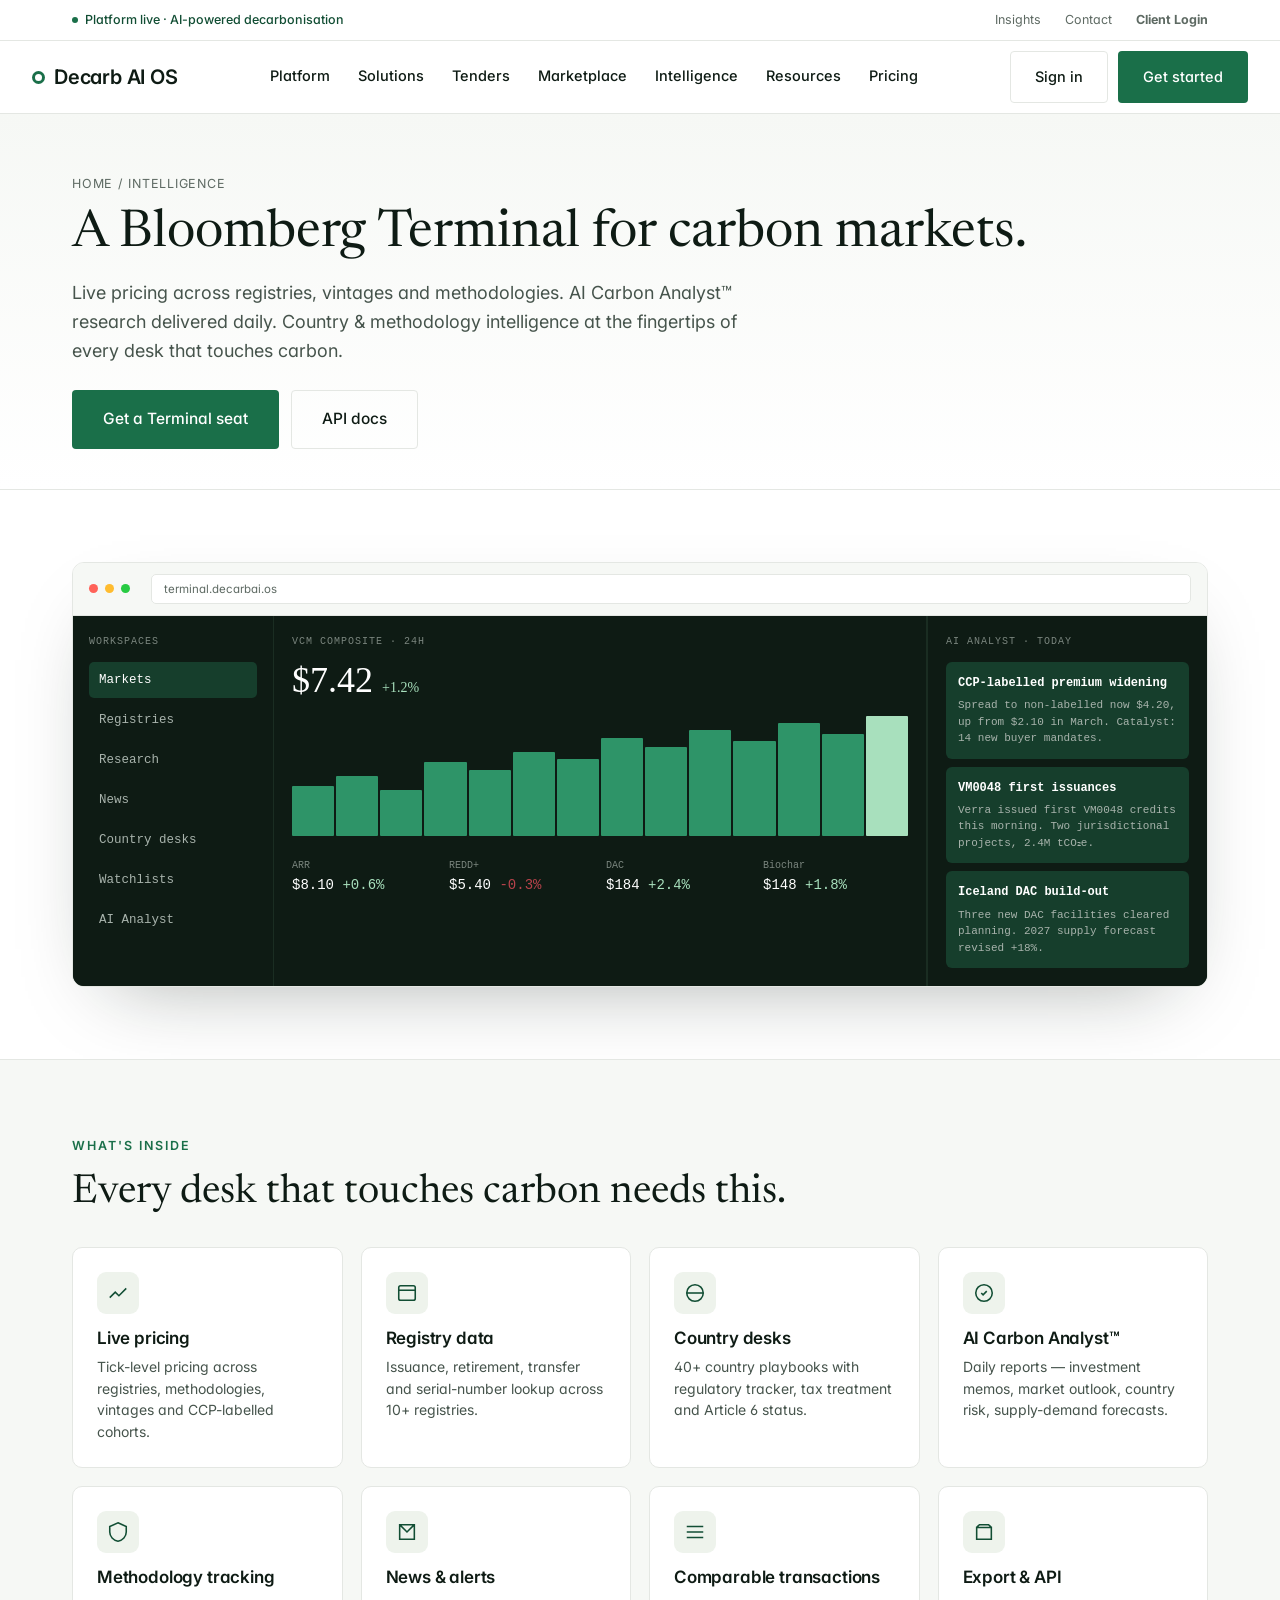
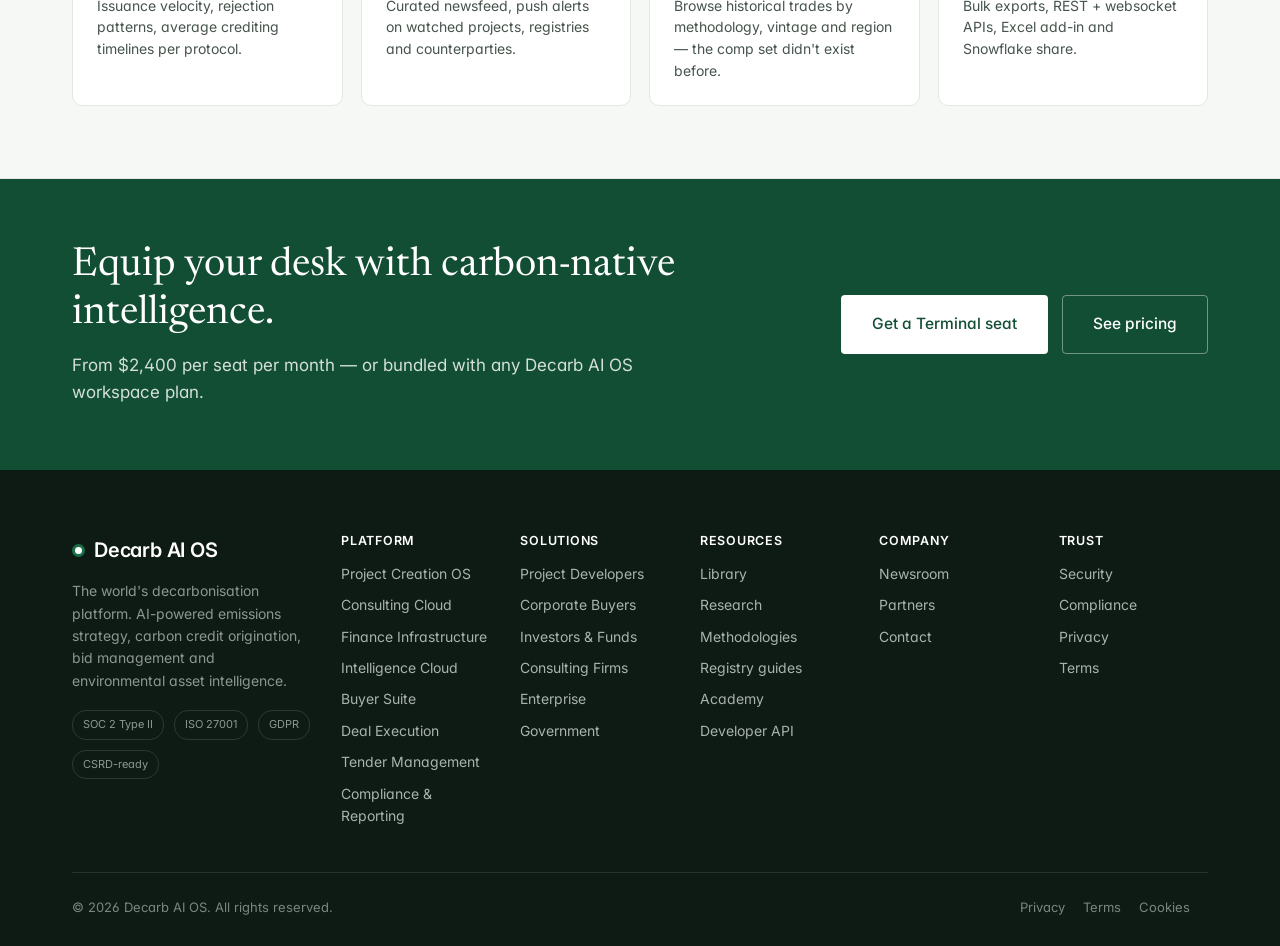
<file: intelligence.html>
<!DOCTYPE html>
<html lang="en">
<head>
<meta charset="UTF-8" />
<meta name="viewport" content="width=device-width, initial-scale=1.0" />
<title>Carbon Terminal — Intelligence Cloud | Decarb AI OS</title>
<meta name="description" content="The Bloomberg Terminal for carbon markets. Live pricing, registry data, AI Carbon Analyst research, country &amp; methodology analysis — all in one workspace." />
<meta name="robots" content="index, follow" />
<link rel="canonical" href="https://decarbai.os/intelligence.html" />
<link rel="icon" href="data:image/svg+xml,%3Csvg xmlns='http://www.w3.org/2000/svg' viewBox='0 0 32 32'%3E%3Ccircle cx='16' cy='16' r='14' fill='%231A6F49'/%3E%3Ccircle cx='16' cy='16' r='6' fill='%23ffffff'/%3E%3C/svg%3E" />
<link rel="preconnect" href="https://fonts.googleapis.com"><link rel="preconnect" href="https://fonts.gstatic.com" crossorigin><link href="https://fonts.googleapis.com/css2?family=Inter:wght;500;600;700&family=Newsreader:opsz,wght..72,400;6..72,500;6..72,600&family=JetBrains+Mono:wght;500&display=swap" rel="stylesheet">
<link rel="stylesheet" href="styles.css" />
</head>
<body>

<div class="util">
  <div class="wrap">
    <div class="left"><span class="live"><b></b> Platform live · AI-powered decarbonisation</span></div>
    <div class="right"><a href="resources.html">Insights</a><a href="contact.html">Contact</a><a href="login.html"><strong>Client Login</strong></a></div>
  </div>
</div>

<nav class="topnav">
  <div class="wrap">
    <a class="logo" href="index.html"><span class="mk"></span> Decarb AI OS</a>
    <div class="navlinks">
      <div><a href="platform.html">Platform</a></div>
      <div><a href="solutions.html">Solutions</a></div>
      <div><a href="tenders.html">Tenders</a></div>
      <div><a href="marketplace.html">Marketplace</a></div>
      <div><a href="intelligence.html">Intelligence</a></div>
      <div><a href="resources.html">Resources</a></div>
      <div><a href="pricing.html">Pricing</a></div>
    </div>
    <div class="navbtns">
      <a class="btn btn-outline" href="login.html">Sign in</a>
      <a class="btn btn-primary" href="signup.html">Get started</a>
      <button class="mob-toggle" aria-label="Menu" aria-expanded="false"><svg class="burger" viewBox="0 0 24 24"><path d="M3 6h18M3 12h18M3 18h18"/></svg><svg class="x" viewBox="0 0 24 24"><path d="M6 6l12 12M18 6L6 18"/></svg></button>
    </div>
  </div>
</nav>

<section class="banner">
  <div class="wrap">
    <div class="crumbs"><a href="index.html">Home</a> / Intelligence</div>
    <h1 class="serif">A Bloomberg Terminal for carbon markets.</h1>
    <p>Live pricing across registries, vintages and methodologies. AI Carbon Analyst™ research delivered daily. Country &amp; methodology intelligence at the fingertips of every desk that touches carbon.</p>
    <div class="cta" style="display:flex;gap:12px;margin-top:24px;flex-wrap:wrap">
      <a class="btn btn-primary btn-lg" href="signup.html">Get a Terminal seat</a>
      <a class="btn btn-outline btn-lg" href="resources.html#api">API docs</a>
    </div>
  </div>
</section>

<section class="sec">
  <div class="wrap">
    <div class="mock">
      <div class="mb"><b class="r"></b><b class="y"></b><b class="g"></b><span class="url">terminal.decarbai.os</span></div>
      <div style="background:#0E1B14;color:#A8E0BD;padding:0;font-family:'SF Mono','Menlo',monospace">
        <div style="display:grid;grid-template-columns:200px 1fr 280px;gap:1px;background:#1A2D22">
          <div style="background:#0E1B14;padding:18px 16px">
            <div style="font-size:10px;color:#7A857E;letter-spacing:.1em;text-transform:uppercase;margin-bottom:12px">Workspaces</div>
            <div style="padding:8px 10px;background:#163E2C;color:#fff;border-radius:5px;font-size:12.5px;margin-bottom:4px">Markets</div>
            <div style="padding:8px 10px;color:#A8B3AC;font-size:12.5px;margin-bottom:4px">Registries</div>
            <div style="padding:8px 10px;color:#A8B3AC;font-size:12.5px;margin-bottom:4px">Research</div>
            <div style="padding:8px 10px;color:#A8B3AC;font-size:12.5px;margin-bottom:4px">News</div>
            <div style="padding:8px 10px;color:#A8B3AC;font-size:12.5px;margin-bottom:4px">Country desks</div>
            <div style="padding:8px 10px;color:#A8B3AC;font-size:12.5px;margin-bottom:4px">Watchlists</div>
            <div style="padding:8px 10px;color:#A8B3AC;font-size:12.5px">AI Analyst</div>
          </div>
          <div style="background:#0E1B14;padding:18px">
            <div style="font-size:10px;color:#7A857E;letter-spacing:.1em;text-transform:uppercase;margin-bottom:12px">VCM Composite · 24h</div>
            <div style="font-family:Georgia,serif;font-size:36px;color:#fff;line-height:1">$7.42 <span style="color:#A8E0BD;font-size:14px;font-family:'SF Mono',Menlo">+1.2%</span></div>
            <div style="display:flex;align-items:flex-end;gap:2px;height:120px;margin-top:18px">
              <i style="flex:1;height:42%;background:#2E9468;border-radius:1px"></i>
              <i style="flex:1;height:50%;background:#2E9468;border-radius:1px"></i>
              <i style="flex:1;height:38%;background:#2E9468;border-radius:1px"></i>
              <i style="flex:1;height:62%;background:#2E9468;border-radius:1px"></i>
              <i style="flex:1;height:55%;background:#2E9468;border-radius:1px"></i>
              <i style="flex:1;height:70%;background:#2E9468;border-radius:1px"></i>
              <i style="flex:1;height:64%;background:#2E9468;border-radius:1px"></i>
              <i style="flex:1;height:82%;background:#2E9468;border-radius:1px"></i>
              <i style="flex:1;height:74%;background:#2E9468;border-radius:1px"></i>
              <i style="flex:1;height:88%;background:#2E9468;border-radius:1px"></i>
              <i style="flex:1;height:79%;background:#2E9468;border-radius:1px"></i>
              <i style="flex:1;height:94%;background:#2E9468;border-radius:1px"></i>
              <i style="flex:1;height:85%;background:#2E9468;border-radius:1px"></i>
              <i style="flex:1;height:100%;background:#A8E0BD;border-radius:1px"></i>
            </div>
            <div style="display:grid;grid-template-columns:repeat(4,1fr);gap:12px;margin-top:22px">
              <div><div style="font-size:10px;color:#7A857E">ARR</div><div style="color:#fff;font-size:14px">$8.10 <span style="color:#A8E0BD">+0.6%</span></div></div>
              <div><div style="font-size:10px;color:#7A857E">REDD+</div><div style="color:#fff;font-size:14px">$5.40 <span style="color:#B8434B">-0.3%</span></div></div>
              <div><div style="font-size:10px;color:#7A857E">DAC</div><div style="color:#fff;font-size:14px">$184 <span style="color:#A8E0BD">+2.4%</span></div></div>
              <div><div style="font-size:10px;color:#7A857E">Biochar</div><div style="color:#fff;font-size:14px">$148 <span style="color:#A8E0BD">+1.8%</span></div></div>
            </div>
          </div>
          <div style="background:#0E1B14;padding:18px;border-left:1px solid #1A2D22">
            <div style="font-size:10px;color:#7A857E;letter-spacing:.1em;text-transform:uppercase;margin-bottom:12px">AI Analyst · Today</div>
            <div style="padding:12px;background:#163E2C;border-radius:6px;margin-bottom:8px">
              <div style="font-size:12px;color:#fff;font-weight:600;margin-bottom:4px">CCP-labelled premium widening</div>
              <div style="font-size:11px;color:#A8B3AC;line-height:1.5">Spread to non-labelled now $4.20, up from $2.10 in March. Catalyst: 14 new buyer mandates.</div>
            </div>
            <div style="padding:12px;background:#163E2C;border-radius:6px;margin-bottom:8px">
              <div style="font-size:12px;color:#fff;font-weight:600;margin-bottom:4px">VM0048 first issuances</div>
              <div style="font-size:11px;color:#A8B3AC;line-height:1.5">Verra issued first VM0048 credits this morning. Two jurisdictional projects, 2.4M tCO₂e.</div>
            </div>
            <div style="padding:12px;background:#163E2C;border-radius:6px">
              <div style="font-size:12px;color:#fff;font-weight:600;margin-bottom:4px">Iceland DAC build-out</div>
              <div style="font-size:11px;color:#A8B3AC;line-height:1.5">Three new DAC facilities cleared planning. 2027 supply forecast revised +18%.</div>
            </div>
          </div>
        </div>
      </div>
    </div>
  </div>
</section>

<section class="sec alt">
  <div class="wrap">
    <div class="sec-head"><div class="eyebrow">What's inside</div><h2 class="serif">Every desk that touches carbon needs this.</h2></div>
    <div class="grid-4" style="margin-top:30px">
      <div class="card"><div class="ic"><svg viewBox="0 0 24 24"><path d="M3 17l6-6 4 4 8-8"/></svg></div><h3>Live pricing</h3><p>Tick-level pricing across registries, methodologies, vintages and CCP-labelled cohorts.</p></div>
      <div class="card"><div class="ic"><svg viewBox="0 0 24 24"><rect x="3" y="4" width="18" height="16" rx="2"/><path d="M3 9h18"/></svg></div><h3>Registry data</h3><p>Issuance, retirement, transfer and serial-number lookup across 10+ registries.</p></div>
      <div class="card"><div class="ic"><svg viewBox="0 0 24 24"><circle cx="12" cy="12" r="9"/><path d="M3 12h18"/></svg></div><h3>Country desks</h3><p>40+ country playbooks with regulatory tracker, tax treatment and Article 6 status.</p></div>
      <div class="card"><div class="ic"><svg viewBox="0 0 24 24"><path d="M9 12l2 2 4-4"/><circle cx="12" cy="12" r="9"/></svg></div><h3>AI Carbon Analyst™</h3><p>Daily reports — investment memos, market outlook, country risk, supply-demand forecasts.</p></div>
      <div class="card"><div class="ic"><svg viewBox="0 0 24 24"><path d="M12 2l9 4v6c0 5-3.8 9-9 10-5.2-1-9-5-9-10V6z"/></svg></div><h3>Methodology tracking</h3><p>Issuance velocity, rejection patterns, average crediting timelines per protocol.</p></div>
      <div class="card"><div class="ic"><svg viewBox="0 0 24 24"><path d="M4 4h16v16H4zM4 4l8 8 8-8"/></svg></div><h3>News &amp; alerts</h3><p>Curated newsfeed, push alerts on watched projects, registries and counterparties.</p></div>
      <div class="card"><div class="ic"><svg viewBox="0 0 24 24"><path d="M3 12h18M3 6h18M3 18h18"/></svg></div><h3>Comparable transactions</h3><p>Browse historical trades by methodology, vintage and region — the comp set didn't exist before.</p></div>
      <div class="card"><div class="ic"><svg viewBox="0 0 24 24"><path d="M4 7h16v13H4zM4 7l3-3h10l3 3"/></svg></div><h3>Export &amp; API</h3><p>Bulk exports, REST + websocket APIs, Excel add-in and Snowflake share.</p></div>
    </div>
  </div>
</section>

<section class="ctaband">
  <div class="wrap grid">
    <div>
      <h2 class="serif">Equip your desk with carbon-native intelligence.</h2>
      <p>From $2,400 per seat per month — or bundled with any Decarb AI OS workspace plan.</p>
    </div>
    <div class="right">
      <a class="btn btn-light btn-lg" href="signup.html">Get a Terminal seat</a>
      <a class="btn btn-outline btn-lg" href="pricing.html" style="color:#fff;border-color:rgba(255,255,255,.4)">See pricing</a>
    </div>
  </div>
</section>

<footer class="site">
  <div class="wrap">
    <div class="cols">
      <div>
        <a class="logo" href="index.html"><span class="mk"></span> Decarb AI OS</a>
        <p class="fnote">The world's decarbonisation platform. AI-powered emissions strategy, carbon credit origination, bid management and environmental asset intelligence.</p>
        <div class="badges"><span>SOC 2 Type II</span><span>ISO 27001</span><span>GDPR</span><span>CSRD-ready</span></div>
      </div>
      <div><h4>Platform</h4><ul><li><a href="platform.html#project-os">Project Creation OS</a></li><li><a href="platform.html#consulting">Consulting Cloud</a></li><li><a href="platform.html#finance">Finance Infrastructure</a></li><li><a href="platform.html#intelligence">Intelligence Cloud</a></li><li><a href="platform.html#buyer-suite">Buyer Suite</a></li><li><a href="platform.html#deal-room">Deal Execution</a></li><li><a href="tenders.html">Tender Management</a></li><li><a href="platform.html#compliance">Compliance &amp; Reporting</a></li></ul></div>
      <div><h4>Solutions</h4><ul><li><a href="solutions.html#developers">Project Developers</a></li><li><a href="solutions.html#buyers">Corporate Buyers</a></li><li><a href="solutions.html#investors">Investors &amp; Funds</a></li><li><a href="solutions.html#consultants">Consulting Firms</a></li><li><a href="solutions.html#enterprise">Enterprise</a></li><li><a href="solutions.html#government">Government</a></li></ul></div>
      <div><h4>Resources</h4><ul><li><a href="resources.html">Library</a></li><li><a href="resources.html#research">Research</a></li><li><a href="resources.html#methodologies">Methodologies</a></li><li><a href="resources.html#registries">Registry guides</a></li><li><a href="resources.html#academy">Academy</a></li><li><a href="resources.html#api">Developer API</a></li></ul></div>
      <div><h4>Company</h4><ul><li><a href="resources.html#research">Newsroom</a></li><li><a href="signup.html">Partners</a></li><li><a href="contact.html">Contact</a></li></ul></div>
      <div><h4>Trust</h4><ul><li><a href="trust.html">Security</a></li><li><a href="trust.html#compliance">Compliance</a></li><li><a href="trust.html#privacy">Privacy</a></li><li><a href="trust.html#terms">Terms</a></li></ul></div>
    </div>
    <div class="bottom"><span>© 2026 Decarb AI OS. All rights reserved.</span><span class="links"><a href="trust.html#privacy">Privacy</a><a href="trust.html#terms">Terms</a><a href="trust.html#cookies">Cookies</a></span></div>
  </div>
</footer>
<script src="app.js"></script>
</body>
</html>
</file>
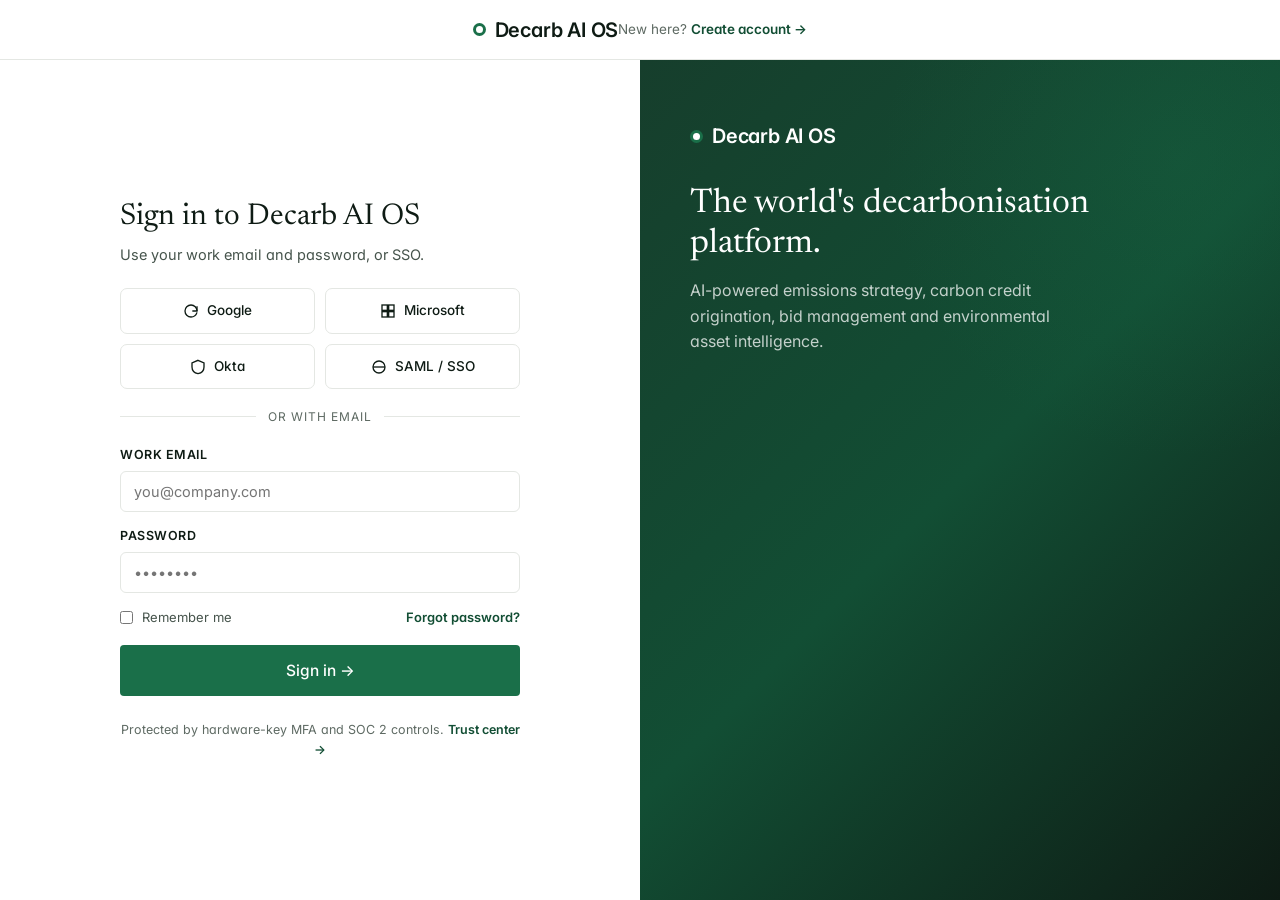
<file: login.html>
<!DOCTYPE html>
<html lang="en">
<head>
<meta charset="UTF-8" />
<meta name="viewport" content="width=device-width, initial-scale=1.0" />
<title>Sign in — Decarb AI OS</title>
<meta name="description" content="Sign in to your Decarb AI OS workspace." />
<meta name="robots" content="noindex, nofollow" />
<link rel="icon" href="data:image/svg+xml,%3Csvg xmlns='http://www.w3.org/2000/svg' viewBox='0 0 32 32'%3E%3Ccircle cx='16' cy='16' r='14' fill='%231A6F49'/%3E%3Ccircle cx='16' cy='16' r='6' fill='%23ffffff'/%3E%3C/svg%3E" />
<link rel="preconnect" href="https://fonts.googleapis.com"><link rel="preconnect" href="https://fonts.gstatic.com" crossorigin><link href="https://fonts.googleapis.com/css2?family=Inter:wght;500;600;700&family=Newsreader:opsz,wght..72,400;6..72,500;6..72,600&family=JetBrains+Mono:wght;500&display=swap" rel="stylesheet">
<link rel="stylesheet" href="styles.css" />
<style>
body{display:flex;flex-direction:column;min-height:100vh}
.login-wrap{flex:1;display:grid;grid-template-columns:1fr 1fr;min-height:calc(100vh - 60px)}
.login-form-side{display:flex;align-items:center;justify-content:center;padding:60px 40px}
.login-form{width:100%;max-width:400px}
.login-pitch-side{background:linear-gradient(135deg,#163E2C 0%,var(--green-d) 50%,var(--ink) 100%);color:#fff;padding:60px 50px;display:flex;flex-direction:column;justify-content:space-between;position:relative;overflow:hidden}
.login-pitch-side::before{content:'';position:absolute;top:-200px;right:-200px;width:600px;height:600px;border-radius:50%;background:radial-gradient(circle,var(--green) 0%,transparent 70%);opacity:.25}
.login-pitch-side .top{position:relative}
.login-pitch-side .top h2{color:#fff;font-size:34px;line-height:1.18;max-width:14em}
.login-pitch-side .top p{color:rgba(255,255,255,.75);font-size:16px;margin-top:14px;max-width:24em}
.login-pitch-side .quote{position:relative;border-left:3px solid var(--green-l);padding:14px 18px}
.login-pitch-side .quote p{font-family:Georgia,serif;font-size:18px;color:#fff;line-height:1.5}
.login-pitch-side .quote .who{font-size:13px;color:rgba(255,255,255,.7);margin-top:10px}
.sso-grid{display:grid;grid-template-columns:1fr 1fr;gap:10px;margin:18px 0}
.sso-btn{display:flex;align-items:center;justify-content:center;gap:8px;padding:11px;border:1px solid var(--line);border-radius:7px;font-size:13.5px;font-weight:500;color:var(--ink);background:#fff;cursor:pointer;transition:.15s;text-decoration:none}
.sso-btn:hover{border-color:var(--ink)}
.sso-btn svg{width:16px;height:16px}
.divide{display:flex;align-items:center;gap:12px;margin:18px 0;font-size:12px;color:var(--muted);text-transform:uppercase;letter-spacing:.08em}
.divide::before, .divide::after{content:'';flex:1;height:1px;background:var(--line)}
@media(max-width:900px){.login-wrap{grid-template-columns:1fr}.login-pitch-side{display:none}}
</style>
</head>
<body>

<div style="height:60px;border-bottom:1px solid var(--line);display:flex;align-items:center;background:#fff">
  <div class="wrap" style="display:flex;justify-content:space-between;align-items:center">
    <a class="logo" href="index.html"><span class="mk"></span> Decarb AI OS</a>
    <div style="font-size:13.5px;color:var(--muted)">New here? <a href="signup.html" style="color:var(--green-d);font-weight:600">Create account →</a></div>
  </div>
</div>

<div class="login-wrap">
  <div class="login-form-side">
    <div class="login-form">
      <h1 class="serif" style="font-size:30px;margin-bottom:8px">Sign in to Decarb AI OS</h1>
      <p style="font-size:14.5px;color:var(--slate);margin-bottom:22px">Use your work email and password, or SSO.</p>

      <div class="sso-grid">
        <a class="sso-btn" href="#"><svg viewBox="0 0 24 24" fill="none" stroke="currentColor" stroke-width="2"><path d="M21 12c0-5-4-9-9-9s-9 4-9 9 4 9 9 9c4 0 8-3 9-7"/><path d="M21 5v7h-7"/></svg> Google</a>
        <a class="sso-btn" href="#"><svg viewBox="0 0 24 24" fill="none" stroke="currentColor" stroke-width="2"><rect x="3" y="3" width="8" height="8"/><rect x="13" y="3" width="8" height="8"/><rect x="3" y="13" width="8" height="8"/><rect x="13" y="13" width="8" height="8"/></svg> Microsoft</a>
        <a class="sso-btn" href="#"><svg viewBox="0 0 24 24" fill="none" stroke="currentColor" stroke-width="2"><path d="M12 2l9 4v6c0 5-3.8 9-9 10-5.2-1-9-5-9-10V6z"/></svg> Okta</a>
        <a class="sso-btn" href="#"><svg viewBox="0 0 24 24" fill="none" stroke="currentColor" stroke-width="2"><circle cx="12" cy="12" r="9"/><path d="M3 12h18"/></svg> SAML / SSO</a>
      </div>

      <div class="divide">or with email</div>

      <form>
        <div class="f"><label>Work email</label><input type="email" placeholder="you@company.com" required></div>
        <div class="f"><label>Password</label><input type="password" placeholder="••••••••" required></div>
        <div style="display:flex;justify-content:space-between;align-items:center;margin:8px 0 18px">
          <label class="check" style="margin:0"><input type="checkbox"> Remember me</label>
          <a href="#" style="font-size:13px;color:var(--green-d);font-weight:600">Forgot password?</a>
        </div>
        <button class="btn btn-primary btn-lg" style="width:100%;border:0;cursor:pointer" type="submit">Sign in →</button>
      </form>

      <div style="font-size:12.5px;color:var(--muted);text-align:center;margin-top:24px">
        Protected by hardware-key MFA and SOC 2 controls. <a href="trust.html" style="color:var(--green-d);font-weight:600">Trust center →</a>
      </div>
    </div>
  </div>

  <div class="login-pitch-side">
    <div class="top">
      <a class="logo" href="index.html" style="color:#fff;margin-bottom:32px"><span class="mk"></span> Decarb AI OS</a>
      <h2 class="serif">The world's decarbonisation platform.</h2>
      <p>AI-powered emissions strategy, carbon credit origination, bid management and environmental asset intelligence.</p>
    </div>
  </div>
</div>

<script src="app.js"></script>
</body>
</html>
</file>
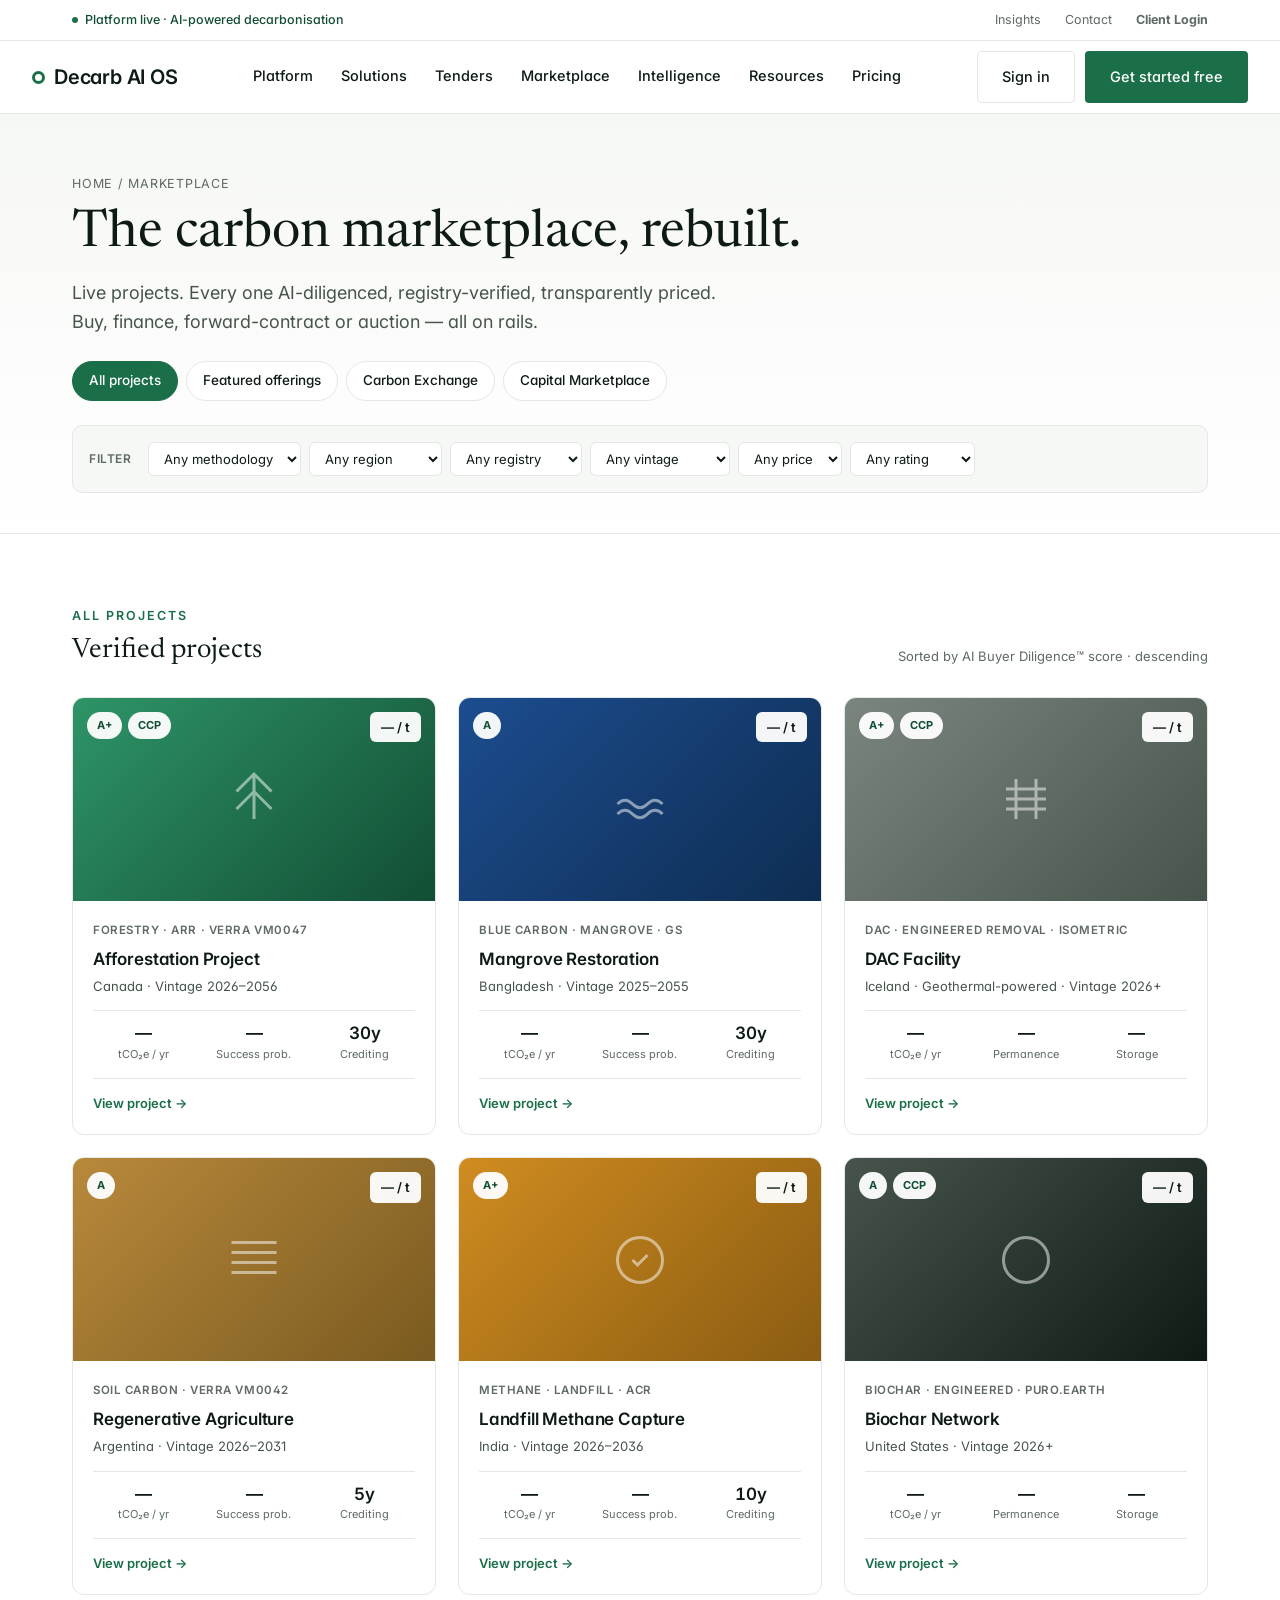
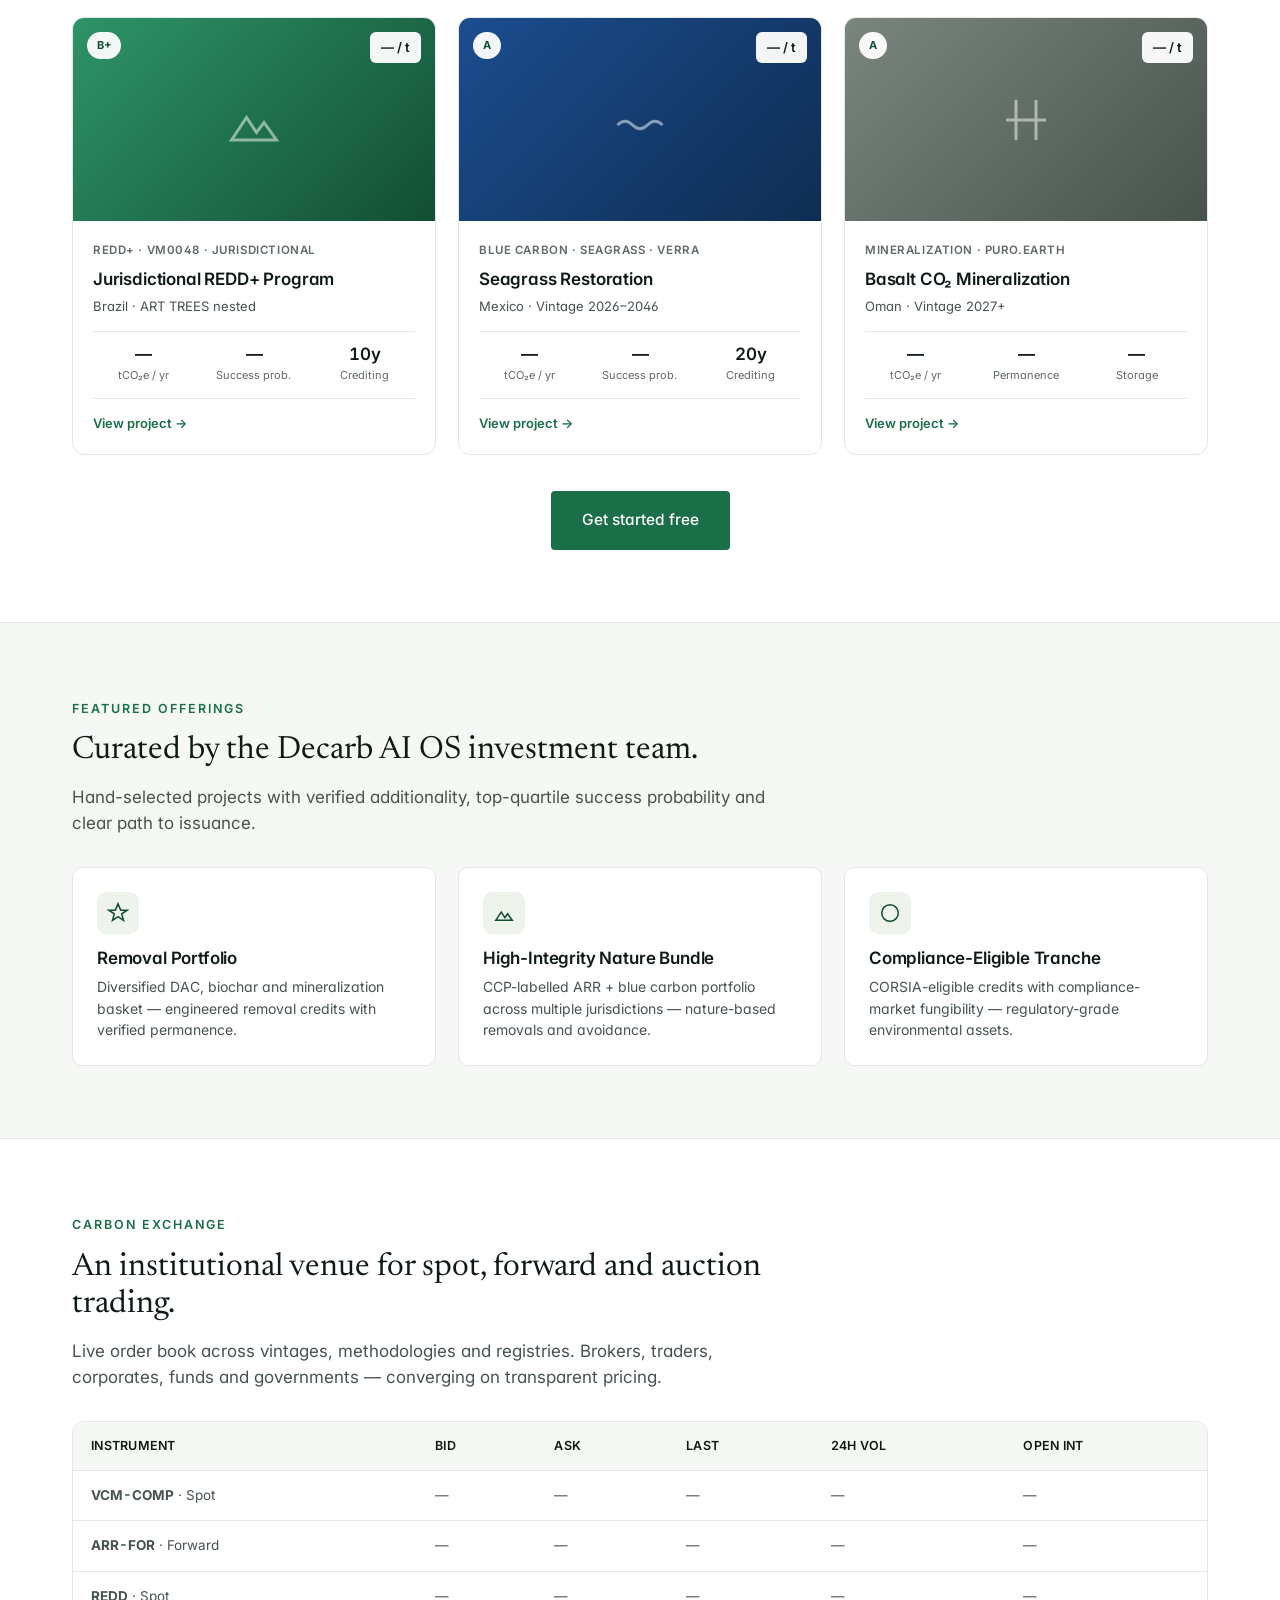
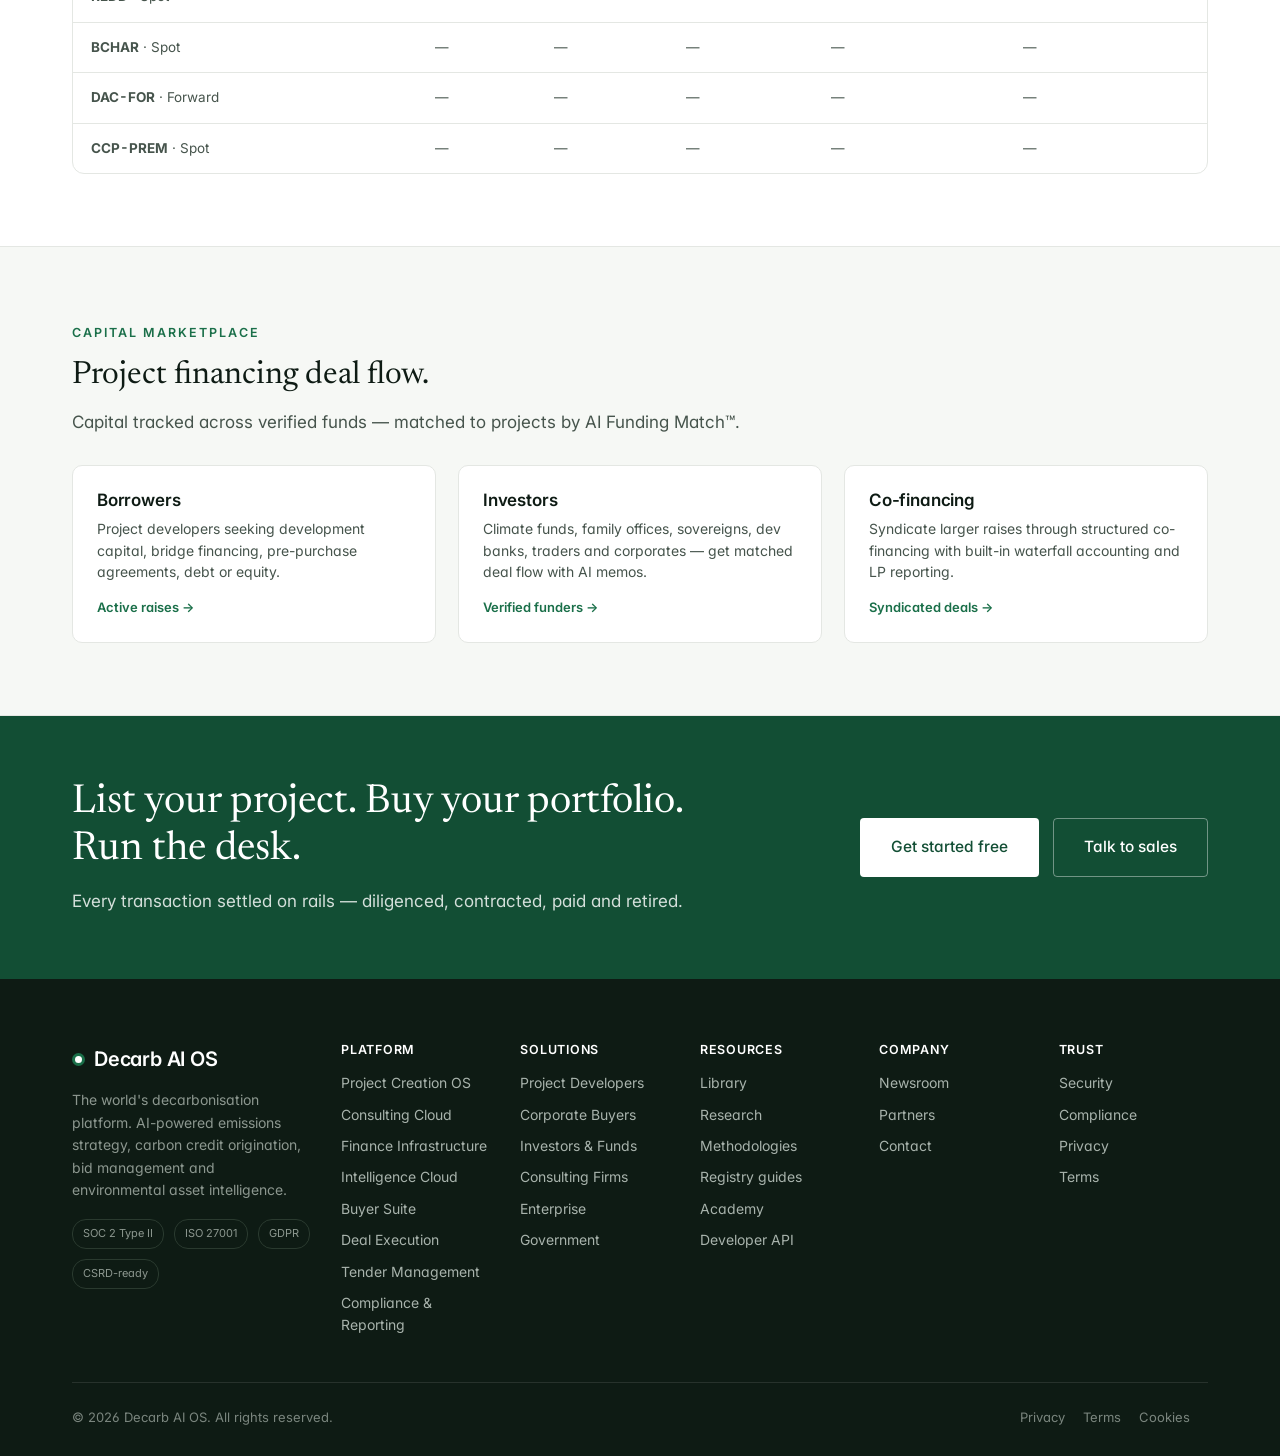
<file: marketplace.html>
<!DOCTYPE html>
<html lang="en">
<head>
<meta charset="UTF-8" />
<meta name="viewport" content="width=device-width, initial-scale=1.0" />
<title>Carbon Marketplace — Browse verified projects | Decarb AI OS</title>
<meta name="description" content="The Decarb AI OS Marketplace — browse live carbon projects, featured offerings, the Carbon Exchange and the Capital Marketplace. Every project AI-diligenced, every transaction settled on rails." />
<meta name="robots" content="index, follow" />
<link rel="canonical" href="https://decarbai.os/marketplace.html" />
<link rel="icon" href="data:image/svg+xml,%3Csvg xmlns='http://www.w3.org/2000/svg' viewBox='0 0 32 32'%3E%3Ccircle cx='16' cy='16' r='14' fill='%231A6F49'/%3E%3Ccircle cx='16' cy='16' r='6' fill='%23ffffff'/%3E%3C/svg%3E" />
<link rel="preconnect" href="https://fonts.googleapis.com"><link rel="preconnect" href="https://fonts.gstatic.com" crossorigin><link href="https://fonts.googleapis.com/css2?family=Inter:wght;500;600;700&family=Newsreader:opsz,wght..72,400;6..72,500;6..72,600&family=JetBrains+Mono:wght;500&display=swap" rel="stylesheet">
<link rel="stylesheet" href="styles.css" />
<style>
.proj{background:#fff;border:1px solid var(--line);border-radius:12px;overflow:hidden;transition:.18s;display:flex;flex-direction:column}
.proj:hover{border-color:var(--green);transform:translateY(-3px);box-shadow:0 22px 50px -30px rgba(14,27,20,.4)}
.proj-img{aspect-ratio:16/9;background:linear-gradient(135deg,#2E9468 0%,#1A6F49 100%);position:relative;display:flex;align-items:center;justify-content:center;color:rgba(255,255,255,.5)}
.proj-img svg{width:60px;height:60px;fill:none;stroke:currentColor;stroke-width:1.2}
.proj-img.forest{background:linear-gradient(135deg,#2E9468 0%,#124E34 100%)}
.proj-img.ocean{background:linear-gradient(135deg,#1C4D8F 0%,#0E2D52 100%)}
.proj-img.dac{background:linear-gradient(135deg,#7A857E 0%,#46544C 100%)}
.proj-img.soil{background:linear-gradient(135deg,#B8893B 0%,#7A5A20 100%)}
.proj-img.methane{background:linear-gradient(135deg,#D08C20 0%,#8A5C12 100%)}
.proj-img.biochar{background:linear-gradient(135deg,#46544C 0%,#0E1B14 100%)}
.proj .scores{position:absolute;top:14px;left:14px;display:flex;gap:6px}
.proj .sc{background:rgba(255,255,255,.95);color:var(--green-d);font-size:11px;font-weight:700;padding:5px 10px;border-radius:14px}
.proj .price{position:absolute;top:14px;right:14px;background:rgba(255,255,255,.95);color:var(--ink);font-size:13px;font-weight:600;padding:5px 11px;border-radius:6px}
.proj .body{padding:20px;flex:1;display:flex;flex-direction:column}
.proj .meta{font-size:11.5px;color:var(--muted);letter-spacing:.05em;text-transform:uppercase;font-weight:600;margin-bottom:8px}
.proj h3{font-size:17px;line-height:1.3;margin-bottom:6px}
.proj .loc{font-size:13px;color:var(--slate);margin-bottom:14px}
.proj .stats-r{display:grid;grid-template-columns:1fr 1fr 1fr;gap:10px;padding:14px 0;border-top:1px solid var(--line);border-bottom:1px solid var(--line);margin-bottom:14px}
.proj .stats-r div{text-align:center}
.proj .stats-r .v{font-family:var(--sans);font-size:17px;font-weight:600;color:var(--ink);line-height:1.05;letter-spacing:-.015em;font-variant-numeric:tabular-nums;font-feature-settings:"tnum","lnum"}
.proj .price{font-variant-numeric:tabular-nums;font-feature-settings:"tnum","lnum"}
.proj .stats-r .l{font-size:11px;color:var(--muted);margin-top:3px}
.proj .lk{font-size:13px;font-weight:600;color:var(--green);margin-top:auto}
.filters{display:flex;flex-wrap:wrap;gap:8px;margin-top:24px;padding:16px;background:var(--mist);border-radius:10px;border:1px solid var(--line);align-items:center}
.filters .lab{font-size:12px;color:var(--muted);font-weight:600;letter-spacing:.05em;text-transform:uppercase;margin-right:8px}
.filters select{font-size:13px;padding:7px 11px;border:1px solid var(--line);border-radius:6px;background:#fff;color:var(--ink);font-family:var(--sans);cursor:pointer}
.market-grid{display:grid;grid-template-columns:repeat(3,1fr);gap:22px;margin-top:30px}
@media(max-width:980px){.market-grid{grid-template-columns:1fr 1fr}}
@media(max-width:560px){.market-grid{grid-template-columns:1fr}}
</style>
</head>
<body>

<div class="util">
  <div class="wrap">
    <div class="left"><span class="live"><b></b> Platform live · AI-powered decarbonisation</span></div>
    <div class="right"><a href="resources.html">Insights</a><a href="contact.html">Contact</a><a href="login.html"><strong>Client Login</strong></a></div>
  </div>
</div>

<nav class="topnav">
  <div class="wrap">
    <a class="logo" href="index.html"><span class="mk"></span> Decarb AI OS</a>
    <div class="navlinks">
      <div><a href="platform.html">Platform</a></div>
      <div><a href="solutions.html">Solutions</a></div>
      <div><a href="tenders.html">Tenders</a></div>
      <div><a href="marketplace.html">Marketplace</a></div>
      <div><a href="intelligence.html">Intelligence</a></div>
      <div><a href="resources.html">Resources</a></div>
      <div><a href="pricing.html">Pricing</a></div>
    </div>
    <div class="navbtns">
      <a class="btn btn-outline" href="login.html">Sign in</a>
      <a class="btn btn-primary" href="signup.html">Get started free</a>
      <button class="mob-toggle" aria-label="Menu" aria-expanded="false"><svg class="burger" viewBox="0 0 24 24"><path d="M3 6h18M3 12h18M3 18h18"/></svg><svg class="x" viewBox="0 0 24 24"><path d="M6 6l12 12M18 6L6 18"/></svg></button>
    </div>
  </div>
</nav>

<section class="banner">
  <div class="wrap">
    <div class="crumbs"><a href="index.html">Home</a> / Marketplace</div>
    <h1 class="serif">The carbon marketplace, rebuilt.</h1>
    <p>Live projects. Every one AI-diligenced, registry-verified, transparently priced. Buy, finance, forward-contract or auction — all on rails.</p>
    <div class="pillnav">
      <a href="#projects" class="active">All projects</a>
      <a href="#offers">Featured offerings</a>
      <a href="#exchange">Carbon Exchange</a>
      <a href="#capital">Capital Marketplace</a>
    </div>
    <div class="filters">
      <span class="lab">Filter</span>
      <select><option>Any methodology</option><option>Forestry (ARR)</option><option>REDD+</option><option>Blue carbon</option><option>Soil carbon</option><option>Direct air capture</option><option>Biochar</option><option>Methane capture</option></select>
      <select><option>Any region</option><option>North America</option><option>LATAM</option><option>EU</option><option>Africa</option><option>APAC</option></select>
      <select><option>Any registry</option><option>Verra</option><option>Gold Standard</option><option>ACR</option><option>CAR</option><option>Puro</option><option>Isometric</option></select>
      <select><option>Any vintage</option><option>2024</option><option>2025</option><option>2026</option><option>Forward 2027</option><option>Forward 2028+</option></select>
      <select><option>Any price</option><option>&lt; $10</option><option>$10–$25</option><option>$25–$100</option><option>$100+</option></select>
      <select><option>Any rating</option><option>CCP-labelled</option><option>A+ / A</option><option>B+ / B</option></select>
    </div>
  </div>
</section>

<!-- Projects -->
<section class="sec" id="projects">
  <div class="wrap">
    <div style="display:flex;justify-content:space-between;align-items:flex-end;flex-wrap:wrap;gap:14px">
      <div>
        <div class="eyebrow">All projects</div>
        <h2 class="serif" style="font-size:28px;margin-top:8px">Verified projects</h2>
      </div>
      <div style="font-size:13px;color:var(--muted)">Sorted by AI Buyer Diligence™ score · descending</div>
    </div>

    <div class="market-grid">

      <a class="proj" href="#">
        <div class="proj-img forest">
          <div class="scores"><span class="sc">A+</span><span class="sc">CCP</span></div>
          <div class="price">— / t</div>
          <svg viewBox="0 0 24 24"><path d="M12 2v18M5 9l7-7 7 7M5 16l7-7 7 7"/></svg>
        </div>
        <div class="body">
          <div class="meta">Forestry · ARR · Verra VM0047</div>
          <h3>Afforestation Project</h3>
          <div class="loc">Canada · Vintage 2026–2056</div>
          <div class="stats-r"><div><div class="v">—</div><div class="l">tCO₂e / yr</div></div><div><div class="v">—</div><div class="l">Success prob.</div></div><div><div class="v">30y</div><div class="l">Crediting</div></div></div>
          <span class="lk">View project →</span>
        </div>
      </a>

      <a class="proj" href="#">
        <div class="proj-img ocean">
          <div class="scores"><span class="sc">A</span></div>
          <div class="price">— / t</div>
          <svg viewBox="0 0 24 24"><path d="M3 14c2-2 4-2 6 0s4 2 6 0 4-2 6 0M3 18c2-2 4-2 6 0s4 2 6 0 4-2 6 0"/></svg>
        </div>
        <div class="body">
          <div class="meta">Blue carbon · Mangrove · GS</div>
          <h3>Mangrove Restoration</h3>
          <div class="loc">Bangladesh · Vintage 2025–2055</div>
          <div class="stats-r"><div><div class="v">—</div><div class="l">tCO₂e / yr</div></div><div><div class="v">—</div><div class="l">Success prob.</div></div><div><div class="v">30y</div><div class="l">Crediting</div></div></div>
          <span class="lk">View project →</span>
        </div>
      </a>

      <a class="proj" href="#">
        <div class="proj-img dac">
          <div class="scores"><span class="sc">A+</span><span class="sc">CCP</span></div>
          <div class="price">— / t</div>
          <svg viewBox="0 0 24 24"><path d="M4 12h16M4 8h16M4 16h16M8 4v16M16 4v16"/></svg>
        </div>
        <div class="body">
          <div class="meta">DAC · Engineered removal · Isometric</div>
          <h3>DAC Facility</h3>
          <div class="loc">Iceland · Geothermal-powered · Vintage 2026+</div>
          <div class="stats-r"><div><div class="v">—</div><div class="l">tCO₂e / yr</div></div><div><div class="v">—</div><div class="l">Permanence</div></div><div><div class="v">—</div><div class="l">Storage</div></div></div>
          <span class="lk">View project →</span>
        </div>
      </a>

      <a class="proj" href="#">
        <div class="proj-img soil">
          <div class="scores"><span class="sc">A</span></div>
          <div class="price">— / t</div>
          <svg viewBox="0 0 24 24"><path d="M3 17h18M3 13h18M3 9h18M3 5h18"/></svg>
        </div>
        <div class="body">
          <div class="meta">Soil carbon · Verra VM0042</div>
          <h3>Regenerative Agriculture</h3>
          <div class="loc">Argentina · Vintage 2026–2031</div>
          <div class="stats-r"><div><div class="v">—</div><div class="l">tCO₂e / yr</div></div><div><div class="v">—</div><div class="l">Success prob.</div></div><div><div class="v">5y</div><div class="l">Crediting</div></div></div>
          <span class="lk">View project →</span>
        </div>
      </a>

      <a class="proj" href="#">
        <div class="proj-img methane">
          <div class="scores"><span class="sc">A+</span></div>
          <div class="price">— / t</div>
          <svg viewBox="0 0 24 24"><circle cx="12" cy="12" r="9"/><path d="M9 12l2 2 4-4"/></svg>
        </div>
        <div class="body">
          <div class="meta">Methane · Landfill · ACR</div>
          <h3>Landfill Methane Capture</h3>
          <div class="loc">India · Vintage 2026–2036</div>
          <div class="stats-r"><div><div class="v">—</div><div class="l">tCO₂e / yr</div></div><div><div class="v">—</div><div class="l">Success prob.</div></div><div><div class="v">10y</div><div class="l">Crediting</div></div></div>
          <span class="lk">View project →</span>
        </div>
      </a>

      <a class="proj" href="#">
        <div class="proj-img biochar">
          <div class="scores"><span class="sc">A</span><span class="sc">CCP</span></div>
          <div class="price">— / t</div>
          <svg viewBox="0 0 24 24"><circle cx="12" cy="12" r="9"/></svg>
        </div>
        <div class="body">
          <div class="meta">Biochar · Engineered · Puro.earth</div>
          <h3>Biochar Network</h3>
          <div class="loc">United States · Vintage 2026+</div>
          <div class="stats-r"><div><div class="v">—</div><div class="l">tCO₂e / yr</div></div><div><div class="v">—</div><div class="l">Permanence</div></div><div><div class="v">—</div><div class="l">Storage</div></div></div>
          <span class="lk">View project →</span>
        </div>
      </a>

      <a class="proj" href="#">
        <div class="proj-img forest">
          <div class="scores"><span class="sc">B+</span></div>
          <div class="price">— / t</div>
          <svg viewBox="0 0 24 24"><path d="M3 20l6-9 4 6 3-4 5 7z"/></svg>
        </div>
        <div class="body">
          <div class="meta">REDD+ · VM0048 · Jurisdictional</div>
          <h3>Jurisdictional REDD+ Program</h3>
          <div class="loc">Brazil · ART TREES nested</div>
          <div class="stats-r"><div><div class="v">—</div><div class="l">tCO₂e / yr</div></div><div><div class="v">—</div><div class="l">Success prob.</div></div><div><div class="v">10y</div><div class="l">Crediting</div></div></div>
          <span class="lk">View project →</span>
        </div>
      </a>

      <a class="proj" href="#">
        <div class="proj-img ocean">
          <div class="scores"><span class="sc">A</span></div>
          <div class="price">— / t</div>
          <svg viewBox="0 0 24 24"><path d="M3 14c2-2 4-2 6 0s4 2 6 0 4-2 6 0"/></svg>
        </div>
        <div class="body">
          <div class="meta">Blue carbon · Seagrass · Verra</div>
          <h3>Seagrass Restoration</h3>
          <div class="loc">Mexico · Vintage 2026–2046</div>
          <div class="stats-r"><div><div class="v">—</div><div class="l">tCO₂e / yr</div></div><div><div class="v">—</div><div class="l">Success prob.</div></div><div><div class="v">20y</div><div class="l">Crediting</div></div></div>
          <span class="lk">View project →</span>
        </div>
      </a>

      <a class="proj" href="#">
        <div class="proj-img dac">
          <div class="scores"><span class="sc">A</span></div>
          <div class="price">— / t</div>
          <svg viewBox="0 0 24 24"><path d="M4 12h16M8 4v16M16 4v16"/></svg>
        </div>
        <div class="body">
          <div class="meta">Mineralization · Puro.earth</div>
          <h3>Basalt CO₂ Mineralization</h3>
          <div class="loc">Oman · Vintage 2027+</div>
          <div class="stats-r"><div><div class="v">—</div><div class="l">tCO₂e / yr</div></div><div><div class="v">—</div><div class="l">Permanence</div></div><div><div class="v">—</div><div class="l">Storage</div></div></div>
          <span class="lk">View project →</span>
        </div>
      </a>

    </div>

    <div style="text-align:center;margin-top:36px">
      <a class="btn btn-primary btn-lg" href="signup.html">Get started free</a>
    </div>
  </div>
</section>

<!-- Featured -->
<section class="sec alt" id="offers">
  <div class="wrap">
    <div class="sec-head">
      <div class="eyebrow">Featured offerings</div>
      <h2 class="serif" style="font-size:32px">Curated by the Decarb AI OS investment team.</h2>
      <p>Hand-selected projects with verified additionality, top-quartile success probability and clear path to issuance.</p>
    </div>
    <div class="grid-3" style="margin-top:30px">
      <div class="card"><div class="ic"><svg viewBox="0 0 24 24"><path d="M12 2l3 7h7l-6 4 2 7-6-4-6 4 2-7-6-4h7z"/></svg></div><h3>Removal Portfolio</h3><p>Diversified DAC, biochar and mineralization basket — engineered removal credits with verified permanence.</p></div>
      <div class="card"><div class="ic"><svg viewBox="0 0 24 24"><path d="M3 20l6-9 4 6 3-4 5 7z"/></svg></div><h3>High-Integrity Nature Bundle</h3><p>CCP-labelled ARR + blue carbon portfolio across multiple jurisdictions — nature-based removals and avoidance.</p></div>
      <div class="card"><div class="ic"><svg viewBox="0 0 24 24"><circle cx="12" cy="12" r="9"/></svg></div><h3>Compliance-Eligible Tranche</h3><p>CORSIA-eligible credits with compliance-market fungibility — regulatory-grade environmental assets.</p></div>
    </div>
  </div>
</section>

<!-- Exchange -->
<section class="sec" id="exchange">
  <div class="wrap">
    <div class="sec-head">
      <div class="eyebrow">Carbon Exchange</div>
      <h2 class="serif" style="font-size:32px">An institutional venue for spot, forward and auction trading.</h2>
      <p>Live order book across vintages, methodologies and registries. Brokers, traders, corporates, funds and governments — converging on transparent pricing.</p>
    </div>
    <div class="cmptable" style="margin-top:30px">
      <table>
        <tr><th>Instrument</th><th>Bid</th><th>Ask</th><th>Last</th><th>24h Vol</th><th>Open Int</th></tr>
        <tr><td><strong>VCM-COMP</strong> · Spot</td><td>—</td><td>—</td><td>—</td><td>—</td><td>—</td></tr>
        <tr><td><strong>ARR-FOR</strong> · Forward</td><td>—</td><td>—</td><td>—</td><td>—</td><td>—</td></tr>
        <tr><td><strong>REDD</strong> · Spot</td><td>—</td><td>—</td><td>—</td><td>—</td><td>—</td></tr>
        <tr><td><strong>BCHAR</strong> · Spot</td><td>—</td><td>—</td><td>—</td><td>—</td><td>—</td></tr>
        <tr><td><strong>DAC-FOR</strong> · Forward</td><td>—</td><td>—</td><td>—</td><td>—</td><td>—</td></tr>
        <tr><td><strong>CCP-PREM</strong> · Spot</td><td>—</td><td>—</td><td>—</td><td>—</td><td>—</td></tr>
      </table>
    </div>
  </div>
</section>

<!-- Capital marketplace -->
<section class="sec alt" id="capital">
  <div class="wrap">
    <div class="sec-head">
      <div class="eyebrow">Capital Marketplace</div>
      <h2 class="serif" style="font-size:32px">Project financing deal flow.</h2>
      <p>Capital tracked across verified funds — matched to projects by AI Funding Match™.</p>
    </div>
    <div class="grid-3" style="margin-top:30px">
      <div class="card"><h3>Borrowers</h3><p>Project developers seeking development capital, bridge financing, pre-purchase agreements, debt or equity.</p><span class="lk" style="margin-top:14px;display:block">Active raises →</span></div>
      <div class="card"><h3>Investors</h3><p>Climate funds, family offices, sovereigns, dev banks, traders and corporates — get matched deal flow with AI memos.</p><span class="lk" style="margin-top:14px;display:block">Verified funders →</span></div>
      <div class="card"><h3>Co-financing</h3><p>Syndicate larger raises through structured co-financing with built-in waterfall accounting and LP reporting.</p><span class="lk" style="margin-top:14px;display:block">Syndicated deals →</span></div>
    </div>
  </div>
</section>

<section class="ctaband">
  <div class="wrap grid">
    <div>
      <h2 class="serif">List your project. Buy your portfolio. Run the desk.</h2>
      <p>Every transaction settled on rails — diligenced, contracted, paid and retired.</p>
    </div>
    <div class="right">
      <a class="btn btn-light btn-lg" href="signup.html">Get started free</a>
      <a class="btn btn-outline btn-lg" href="contact.html" style="color:#fff;border-color:rgba(255,255,255,.4)">Talk to sales</a>
    </div>
  </div>
</section>

<footer class="site">
  <div class="wrap">
    <div class="cols">
      <div>
        <a class="logo" href="index.html"><span class="mk"></span> Decarb AI OS</a>
        <p class="fnote">The world's decarbonisation platform. AI-powered emissions strategy, carbon credit origination, bid management and environmental asset intelligence.</p>
        <div class="badges"><span>SOC 2 Type II</span><span>ISO 27001</span><span>GDPR</span><span>CSRD-ready</span></div>
      </div>
      <div><h4>Platform</h4><ul><li><a href="platform.html#project-os">Project Creation OS</a></li><li><a href="platform.html#consulting">Consulting Cloud</a></li><li><a href="platform.html#finance">Finance Infrastructure</a></li><li><a href="platform.html#intelligence">Intelligence Cloud</a></li><li><a href="platform.html#buyer-suite">Buyer Suite</a></li><li><a href="platform.html#deal-room">Deal Execution</a></li><li><a href="tenders.html">Tender Management</a></li><li><a href="platform.html#compliance">Compliance &amp; Reporting</a></li></ul></div>
      <div><h4>Solutions</h4><ul><li><a href="solutions.html#developers">Project Developers</a></li><li><a href="solutions.html#buyers">Corporate Buyers</a></li><li><a href="solutions.html#investors">Investors &amp; Funds</a></li><li><a href="solutions.html#consultants">Consulting Firms</a></li><li><a href="solutions.html#enterprise">Enterprise</a></li><li><a href="solutions.html#government">Government</a></li></ul></div>
      <div><h4>Resources</h4><ul><li><a href="resources.html">Library</a></li><li><a href="resources.html#research">Research</a></li><li><a href="resources.html#methodologies">Methodologies</a></li><li><a href="resources.html#registries">Registry guides</a></li><li><a href="resources.html#academy">Academy</a></li><li><a href="resources.html#api">Developer API</a></li></ul></div>
      <div><h4>Company</h4><ul><li><a href="resources.html#research">Newsroom</a></li><li><a href="signup.html">Partners</a></li><li><a href="contact.html">Contact</a></li></ul></div>
      <div><h4>Trust</h4><ul><li><a href="trust.html">Security</a></li><li><a href="trust.html#compliance">Compliance</a></li><li><a href="trust.html#privacy">Privacy</a></li><li><a href="trust.html#terms">Terms</a></li></ul></div>
    </div>
    <div class="bottom"><span>&copy; 2026 Decarb AI OS. All rights reserved.</span><span class="links"><a href="trust.html#privacy">Privacy</a><a href="trust.html#terms">Terms</a><a href="trust.html#cookies">Cookies</a></span></div>
  </div>
</footer>
<script src="app.js"></script>
</body>
</html>
</file>
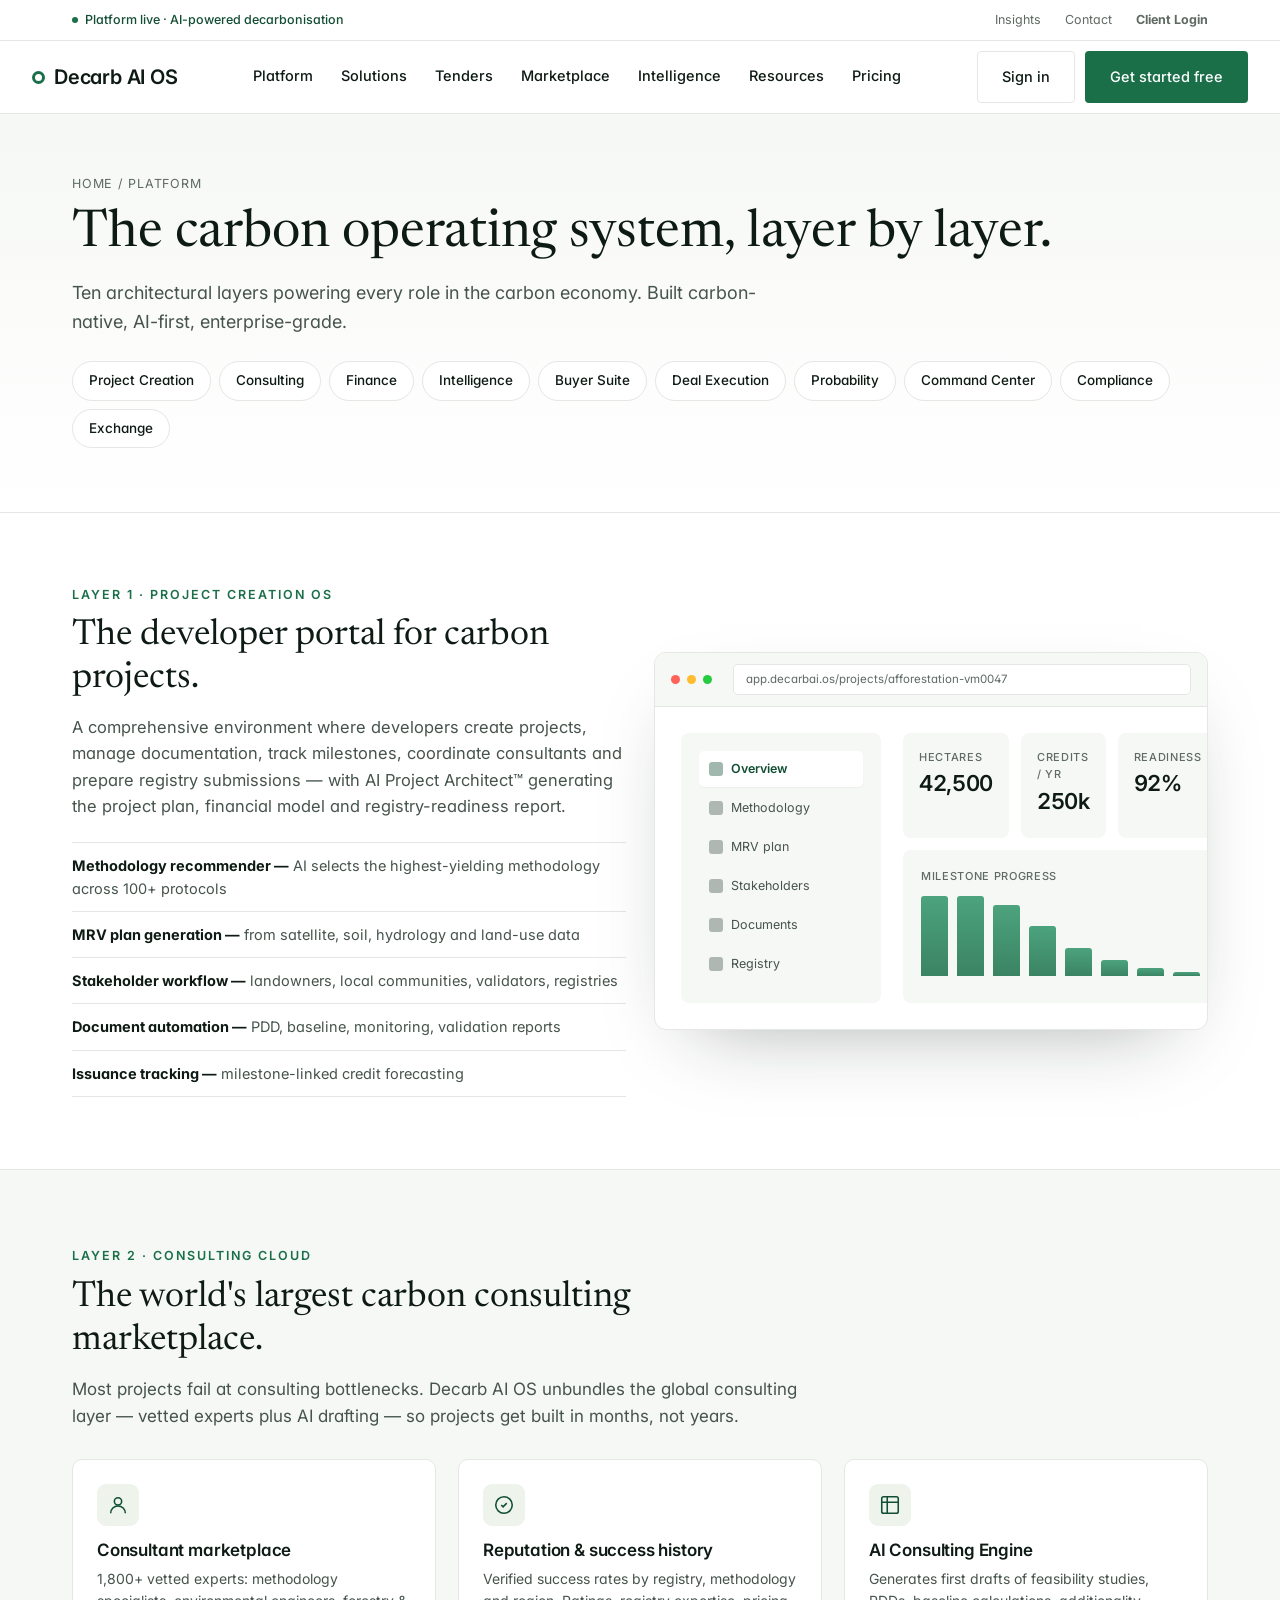
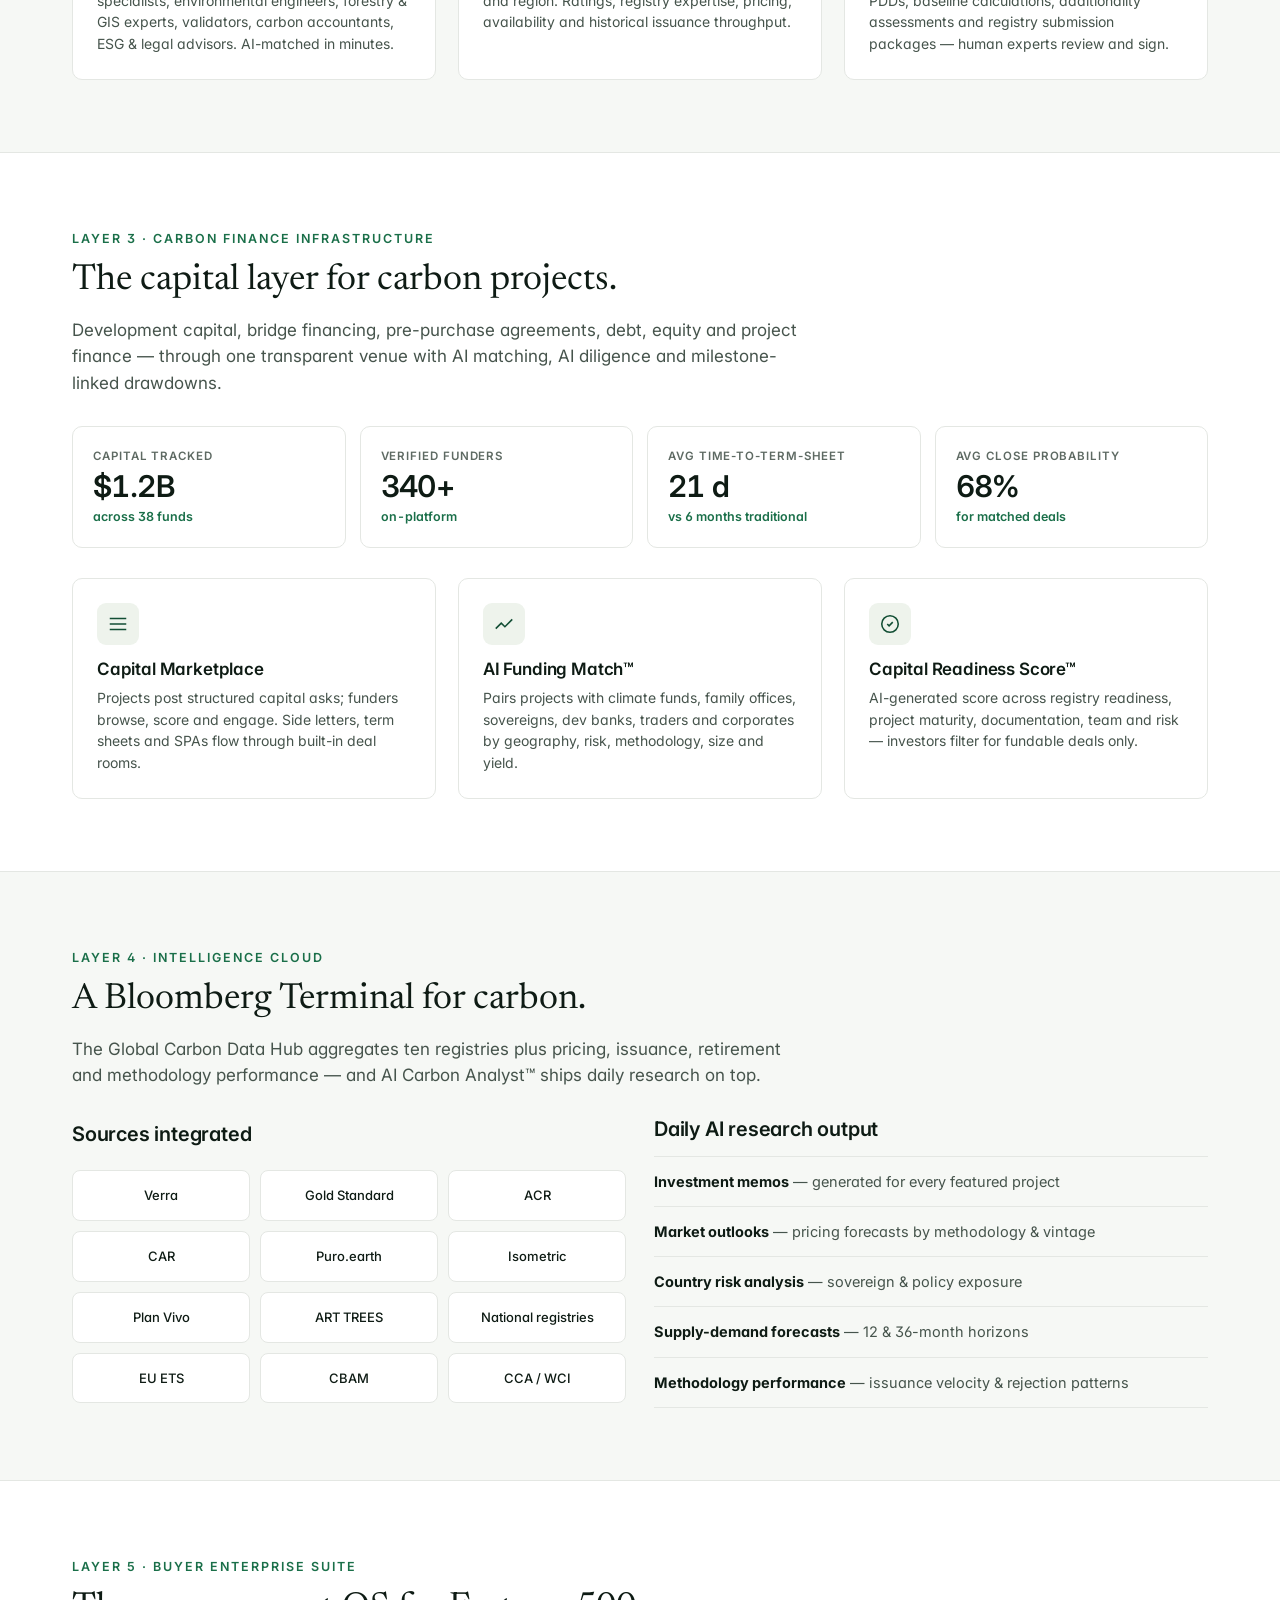
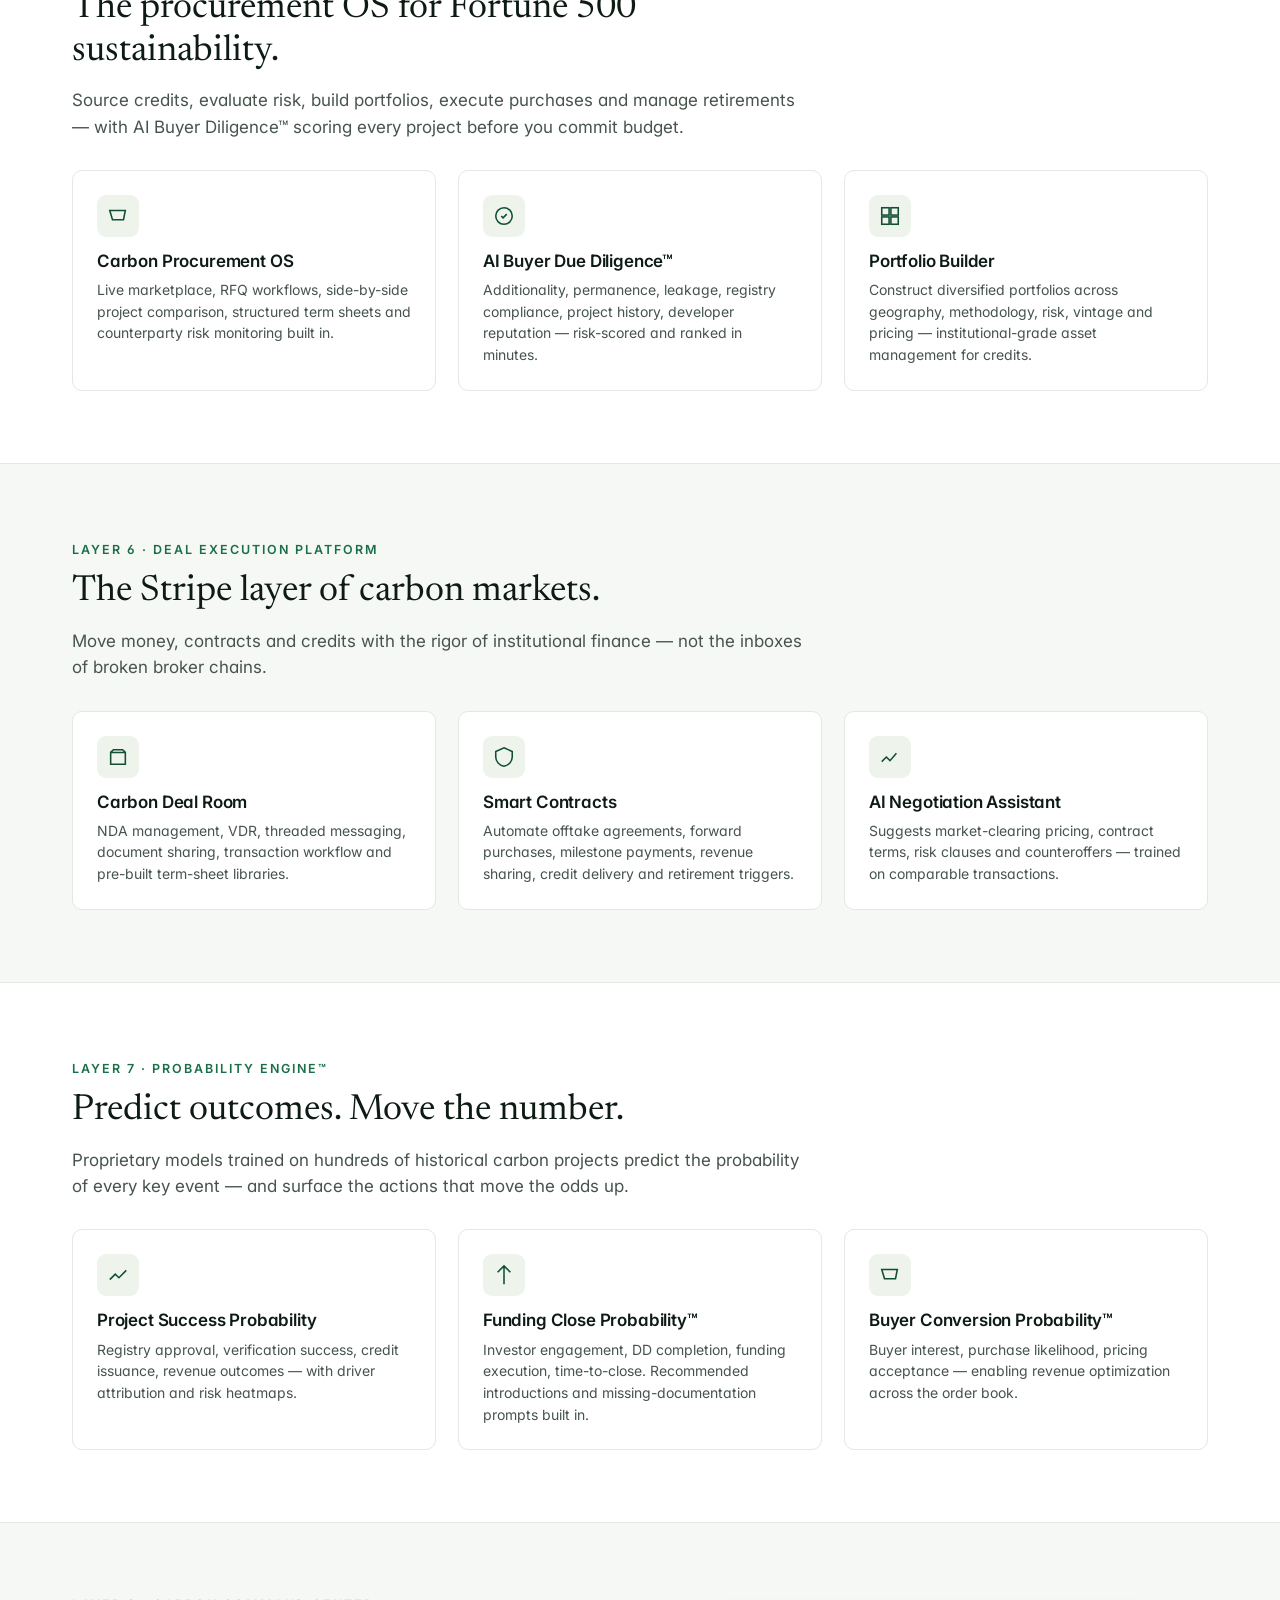
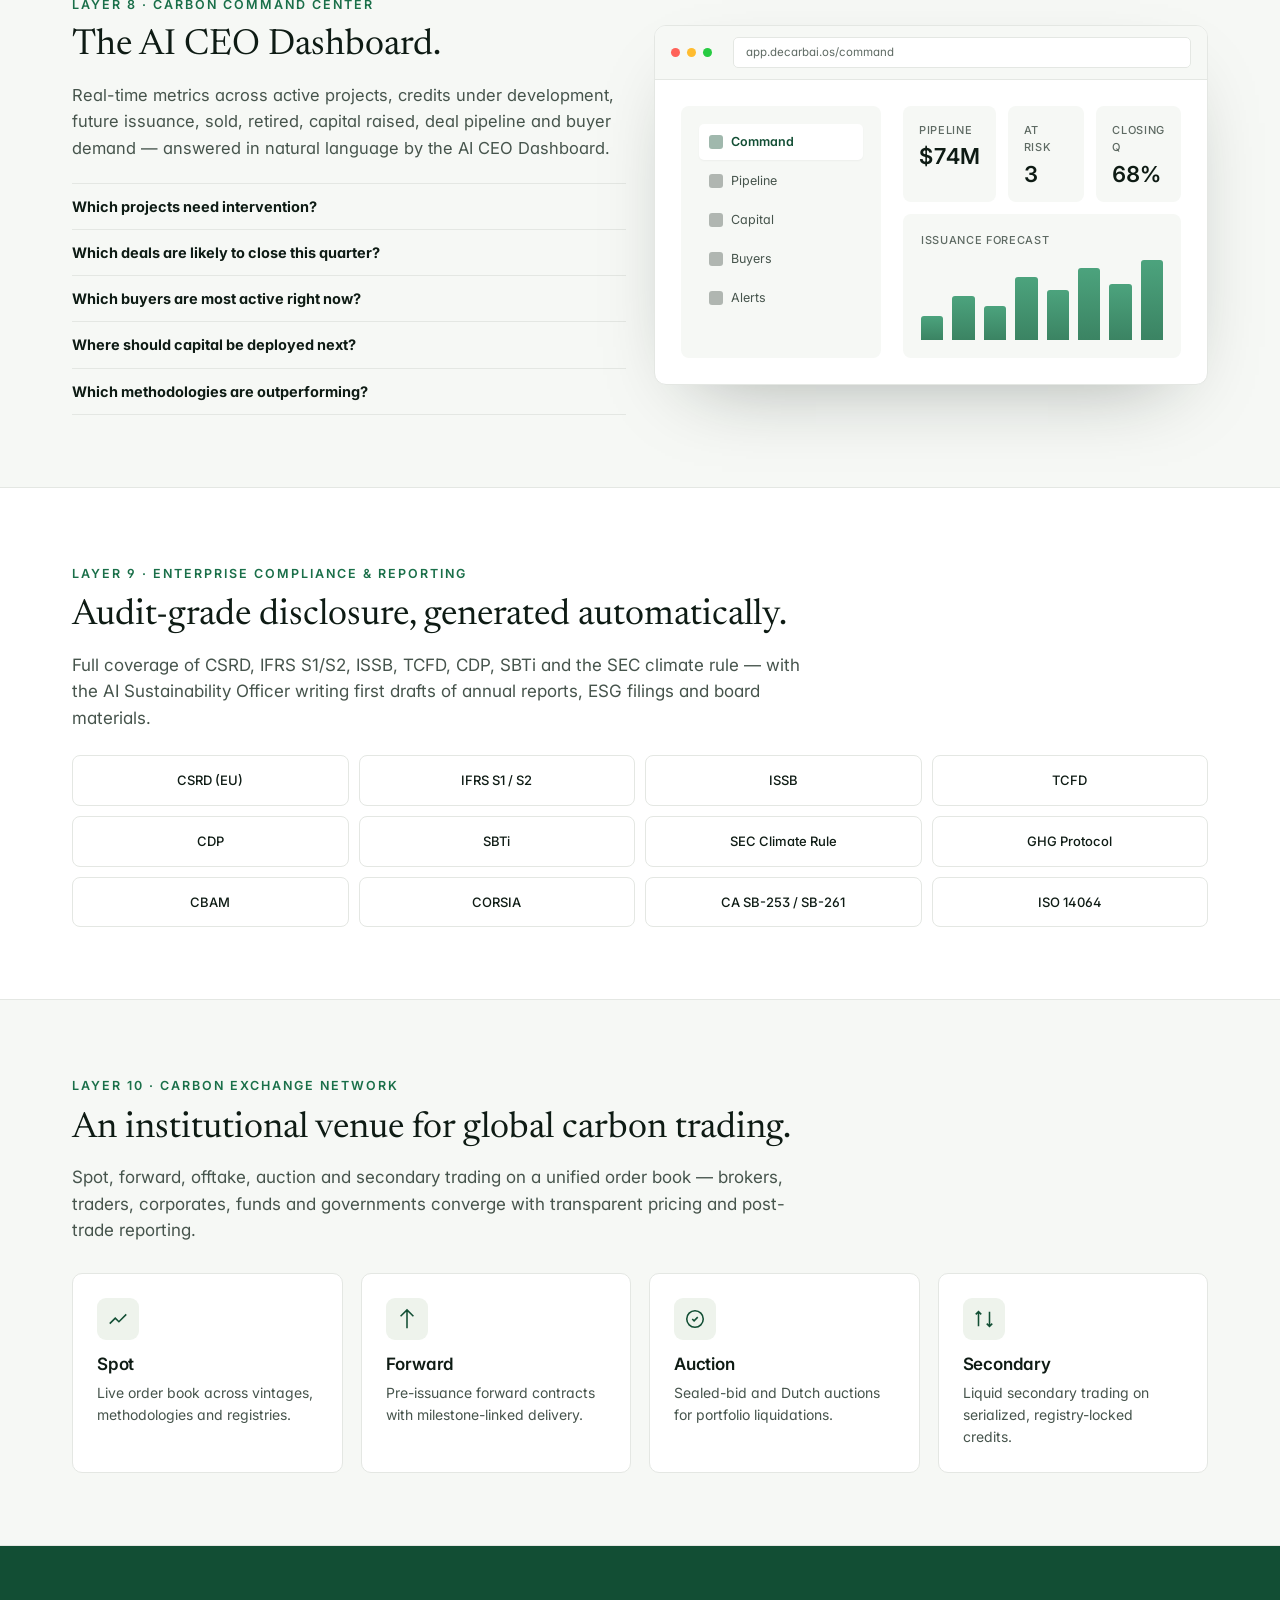
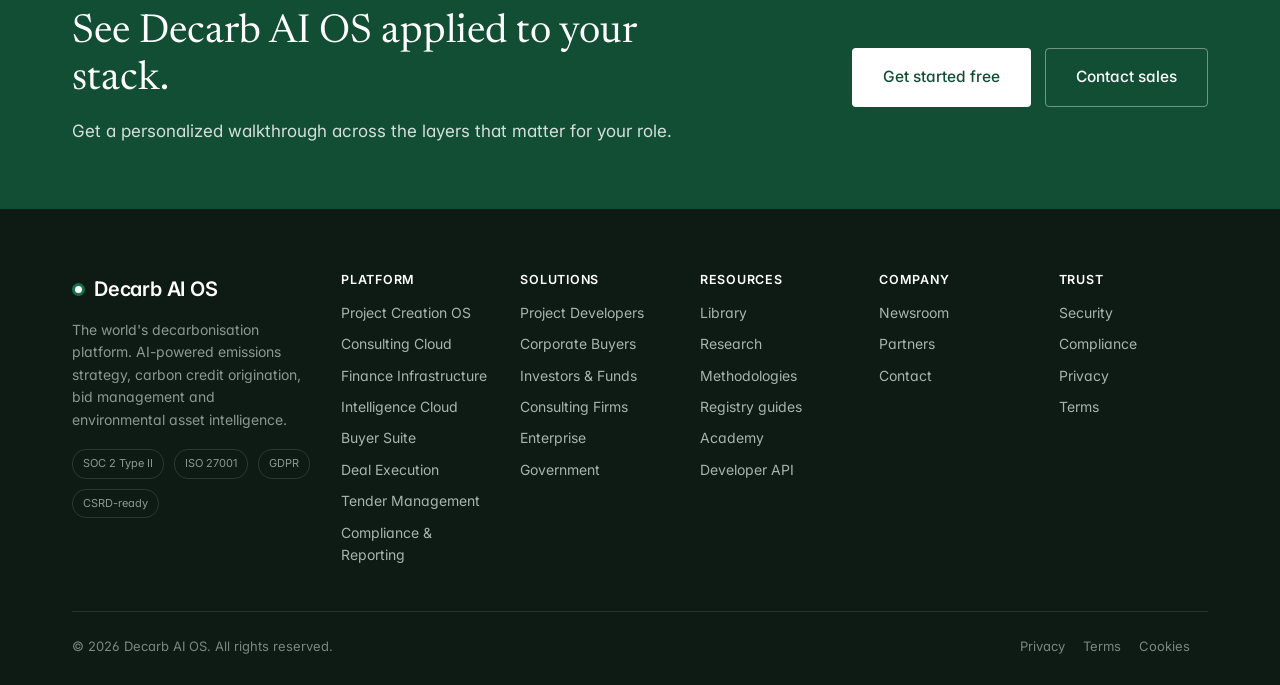
<file: platform.html>
<!DOCTYPE html>
<html lang="en">
<head>
<meta charset="UTF-8" />
<meta name="viewport" content="width=device-width, initial-scale=1.0" />
<title>Platform Architecture — Decarb AI OS</title>
<meta name="description" content="The full Decarb AI OS platform — ten layers covering project creation, consulting, finance, intelligence, buyer suite, deal execution, probability engine, command center, compliance and the carbon exchange network." />
<meta name="robots" content="index, follow" />
<link rel="canonical" href="https://decarbai.os/platform.html" />
<meta property="og:title" content="Platform Architecture — Decarb AI OS" />
<meta property="og:description" content="Ten layers. One operating system for the global carbon economy." />
<link rel="icon" href="data:image/svg+xml,%3Csvg xmlns='http://www.w3.org/2000/svg' viewBox='0 0 32 32'%3E%3Ccircle cx='16' cy='16' r='14' fill='%231A6F49'/%3E%3Ccircle cx='16' cy='16' r='6' fill='%23ffffff'/%3E%3C/svg%3E" />
<link rel="preconnect" href="https://fonts.googleapis.com"><link rel="preconnect" href="https://fonts.gstatic.com" crossorigin><link href="https://fonts.googleapis.com/css2?family=Inter:wght;500;600;700&family=Newsreader:opsz,wght..72,400;6..72,500;6..72,600&family=JetBrains+Mono:wght;500&display=swap" rel="stylesheet">
<link rel="stylesheet" href="styles.css" />
</head>
<body>

<div class="util">
  <div class="wrap">
    <div class="left"><span class="live"><b></b> Platform live · AI-powered decarbonisation</span></div>
    <div class="right"><a href="resources.html">Insights</a><a href="contact.html">Contact</a><a href="login.html"><strong>Client Login</strong></a></div>
  </div>
</div>

<nav class="topnav">
  <div class="wrap">
    <a class="logo" href="index.html"><span class="mk"></span> Decarb AI OS</a>
    <div class="navlinks">
      <div><a href="platform.html">Platform</a></div>
      <div><a href="solutions.html">Solutions</a></div>
      <div><a href="tenders.html">Tenders</a></div>
      <div><a href="marketplace.html">Marketplace</a></div>
      <div><a href="intelligence.html">Intelligence</a></div>
      <div><a href="resources.html">Resources</a></div>
      <div><a href="pricing.html">Pricing</a></div>
    </div>
    <div class="navbtns">
      <a class="btn btn-outline" href="login.html">Sign in</a>
      <a class="btn btn-primary" href="signup.html">Get started free</a>
      <button class="mob-toggle" aria-label="Menu" aria-expanded="false"><svg class="burger" viewBox="0 0 24 24"><path d="M3 6h18M3 12h18M3 18h18"/></svg><svg class="x" viewBox="0 0 24 24"><path d="M6 6l12 12M18 6L6 18"/></svg></button>
    </div>
  </div>
</nav>

<section class="banner">
  <div class="wrap">
    <div class="crumbs"><a href="index.html">Home</a> / Platform</div>
    <h1 class="serif">The carbon operating system, layer by layer.</h1>
    <p>Ten architectural layers powering every role in the carbon economy. Built carbon-native, AI-first, enterprise-grade.</p>
    <div class="pillnav">
      <a href="#project-os">Project Creation</a>
      <a href="#consulting">Consulting</a>
      <a href="#finance">Finance</a>
      <a href="#intelligence">Intelligence</a>
      <a href="#buyer-suite">Buyer Suite</a>
      <a href="#deal-room">Deal Execution</a>
      <a href="#probability">Probability</a>
      <a href="#command">Command Center</a>
      <a href="#compliance">Compliance</a>
      <a href="#exchange">Exchange</a>
    </div>
  </div>
</section>

<!-- Layer 1: Project OS -->
<section class="sec" id="project-os">
  <div class="wrap grid-2">
    <div>
      <div class="eyebrow">Layer 1 · Project Creation OS</div>
      <h2 class="serif" style="font-size:36px;margin:10px 0 14px">The developer portal for carbon projects.</h2>
      <p style="font-size:16.5px">A comprehensive environment where developers create projects, manage documentation, track milestones, coordinate consultants and prepare registry submissions — with AI Project Architect™ generating the project plan, financial model and registry-readiness report.</p>
      <ul style="list-style:none;margin-top:22px">
        <li style="padding:11px 0;border-top:1px solid var(--line);font-size:14.5px;color:var(--slate)"><strong style="color:var(--ink)">Methodology recommender —</strong> AI selects the highest-yielding methodology across 100+ protocols</li>
        <li style="padding:11px 0;border-top:1px solid var(--line);font-size:14.5px;color:var(--slate)"><strong style="color:var(--ink)">MRV plan generation —</strong> from satellite, soil, hydrology and land-use data</li>
        <li style="padding:11px 0;border-top:1px solid var(--line);font-size:14.5px;color:var(--slate)"><strong style="color:var(--ink)">Stakeholder workflow —</strong> landowners, local communities, validators, registries</li>
        <li style="padding:11px 0;border-top:1px solid var(--line);font-size:14.5px;color:var(--slate)"><strong style="color:var(--ink)">Document automation —</strong> PDD, baseline, monitoring, validation reports</li>
        <li style="padding:11px 0;border-top:1px solid var(--line);border-bottom:1px solid var(--line);font-size:14.5px;color:var(--slate)"><strong style="color:var(--ink)">Issuance tracking —</strong> milestone-linked credit forecasting</li>
      </ul>
    </div>
    <div class="mock">
      <div class="mb"><b class="r"></b><b class="y"></b><b class="g"></b><span class="url">app.decarbai.os/projects/afforestation-vm0047</span></div>
      <div class="mock-body">
        <div class="mock-side">
          <div class="si a"><i></i> Overview</div>
          <div class="si"><i></i> Methodology</div>
          <div class="si"><i></i> MRV plan</div>
          <div class="si"><i></i> Stakeholders</div>
          <div class="si"><i></i> Documents</div>
          <div class="si"><i></i> Registry</div>
        </div>
        <div class="mock-main">
          <div class="mtile-sm"><div class="l">Hectares</div><div class="v">42,500</div></div>
          <div class="mtile-sm"><div class="l">Credits / yr</div><div class="v">250k</div></div>
          <div class="mtile-sm"><div class="l">Readiness</div><div class="v">92%</div></div>
          <div class="mtile-sm full"><div class="l">Milestone progress</div><div class="mock-bar"><i style="height:100%"></i><i style="height:100%"></i><i style="height:88%"></i><i style="height:62%"></i><i style="height:35%"></i><i style="height:20%"></i><i style="height:10%"></i><i style="height:4%"></i></div></div>
        </div>
      </div>
    </div>
  </div>
</section>

<!-- Layer 2: Consulting -->
<section class="sec alt" id="consulting">
  <div class="wrap">
    <div class="sec-head">
      <div class="eyebrow">Layer 2 · Consulting Cloud</div>
      <h2 class="serif" style="font-size:36px;margin:10px 0 14px">The world's largest carbon consulting marketplace.</h2>
      <p>Most projects fail at consulting bottlenecks. Decarb AI OS unbundles the global consulting layer — vetted experts plus AI drafting — so projects get built in months, not years.</p>
    </div>
    <div class="grid-3" style="margin-top:30px">
      <div class="card">
        <div class="ic"><svg viewBox="0 0 24 24"><circle cx="12" cy="8" r="4"/><path d="M4 21c0-4.4 3.6-8 8-8s8 3.6 8 8"/></svg></div>
        <h3>Consultant marketplace</h3>
        <p>1,800+ vetted experts: methodology specialists, environmental engineers, forestry &amp; GIS experts, validators, carbon accountants, ESG &amp; legal advisors. AI-matched in minutes.</p>
      </div>
      <div class="card">
        <div class="ic"><svg viewBox="0 0 24 24"><path d="M9 12l2 2 4-4M12 3a9 9 0 100 18 9 9 0 000-18z"/></svg></div>
        <h3>Reputation &amp; success history</h3>
        <p>Verified success rates by registry, methodology and region. Ratings, registry expertise, pricing, availability and historical issuance throughput.</p>
      </div>
      <div class="card">
        <div class="ic"><svg viewBox="0 0 24 24"><rect x="3" y="3" width="18" height="18" rx="2"/><path d="M3 9h18M9 3v18"/></svg></div>
        <h3>AI Consulting Engine</h3>
        <p>Generates first drafts of feasibility studies, PDDs, baseline calculations, additionality assessments and registry submission packages — human experts review and sign.</p>
      </div>
    </div>
  </div>
</section>

<!-- Layer 3: Finance -->
<section class="sec" id="finance">
  <div class="wrap">
    <div class="sec-head">
      <div class="eyebrow">Layer 3 · Carbon Finance Infrastructure</div>
      <h2 class="serif" style="font-size:36px;margin:10px 0 14px">The capital layer for carbon projects.</h2>
      <p>Development capital, bridge financing, pre-purchase agreements, debt, equity and project finance — through one transparent venue with AI matching, AI diligence and milestone-linked drawdowns.</p>
    </div>
    <div class="mtiles">
      <div class="mtile"><div class="lab">Capital tracked</div><div class="v">$1.2B</div><div class="d">across 38 funds</div></div>
      <div class="mtile"><div class="lab">Verified funders</div><div class="v">340+</div><div class="d">on-platform</div></div>
      <div class="mtile"><div class="lab">Avg time-to-term-sheet</div><div class="v">21 d</div><div class="d">vs 6 months traditional</div></div>
      <div class="mtile"><div class="lab">Avg close probability</div><div class="v">68%</div><div class="d">for matched deals</div></div>
    </div>
    <div class="grid-3" style="margin-top:30px">
      <div class="card">
        <div class="ic"><svg viewBox="0 0 24 24"><path d="M3 12h18M3 6h18M3 18h18"/></svg></div>
        <h3>Capital Marketplace</h3>
        <p>Projects post structured capital asks; funders browse, score and engage. Side letters, term sheets and SPAs flow through built-in deal rooms.</p>
      </div>
      <div class="card">
        <div class="ic"><svg viewBox="0 0 24 24"><path d="M3 17l6-6 4 4 8-8"/></svg></div>
        <h3>AI Funding Match™</h3>
        <p>Pairs projects with climate funds, family offices, sovereigns, dev banks, traders and corporates by geography, risk, methodology, size and yield.</p>
      </div>
      <div class="card">
        <div class="ic"><svg viewBox="0 0 24 24"><circle cx="12" cy="12" r="9"/><path d="M9 12l2 2 4-4"/></svg></div>
        <h3>Capital Readiness Score™</h3>
        <p>AI-generated score across registry readiness, project maturity, documentation, team and risk — investors filter for fundable deals only.</p>
      </div>
    </div>
  </div>
</section>

<!-- Layer 4: Intelligence -->
<section class="sec alt" id="intelligence">
  <div class="wrap">
    <div class="sec-head">
      <div class="eyebrow">Layer 4 · Intelligence Cloud</div>
      <h2 class="serif" style="font-size:36px;margin:10px 0 14px">A Bloomberg Terminal for carbon.</h2>
      <p>The Global Carbon Data Hub aggregates ten registries plus pricing, issuance, retirement and methodology performance — and AI Carbon Analyst™ ships daily research on top.</p>
    </div>
    <div class="grid-2" style="margin-top:30px">
      <div>
        <h3 style="font-size:20px;margin-bottom:14px">Sources integrated</h3>
        <div class="methods" style="grid-template-columns:repeat(3,1fr)">
          <div class="method">Verra</div><div class="method">Gold Standard</div><div class="method">ACR</div>
          <div class="method">CAR</div><div class="method">Puro.earth</div><div class="method">Isometric</div>
          <div class="method">Plan Vivo</div><div class="method">ART TREES</div><div class="method">National registries</div>
          <div class="method">EU ETS</div><div class="method">CBAM</div><div class="method">CCA / WCI</div>
        </div>
      </div>
      <div>
        <h3 style="font-size:20px;margin-bottom:14px">Daily AI research output</h3>
        <ul style="list-style:none">
          <li style="padding:13px 0;border-top:1px solid var(--line);font-size:14.5px"><strong style="color:var(--ink)">Investment memos</strong> — generated for every featured project</li>
          <li style="padding:13px 0;border-top:1px solid var(--line);font-size:14.5px"><strong style="color:var(--ink)">Market outlooks</strong> — pricing forecasts by methodology &amp; vintage</li>
          <li style="padding:13px 0;border-top:1px solid var(--line);font-size:14.5px"><strong style="color:var(--ink)">Country risk analysis</strong> — sovereign &amp; policy exposure</li>
          <li style="padding:13px 0;border-top:1px solid var(--line);font-size:14.5px"><strong style="color:var(--ink)">Supply-demand forecasts</strong> — 12 &amp; 36-month horizons</li>
          <li style="padding:13px 0;border-top:1px solid var(--line);border-bottom:1px solid var(--line);font-size:14.5px"><strong style="color:var(--ink)">Methodology performance</strong> — issuance velocity &amp; rejection patterns</li>
        </ul>
      </div>
    </div>
  </div>
</section>

<!-- Layer 5: Buyer Suite -->
<section class="sec" id="buyer-suite">
  <div class="wrap">
    <div class="sec-head">
      <div class="eyebrow">Layer 5 · Buyer Enterprise Suite</div>
      <h2 class="serif" style="font-size:36px;margin:10px 0 14px">The procurement OS for Fortune 500 sustainability.</h2>
      <p>Source credits, evaluate risk, build portfolios, execute purchases and manage retirements — with AI Buyer Diligence™ scoring every project before you commit budget.</p>
    </div>
    <div class="grid-3" style="margin-top:30px">
      <div class="card">
        <div class="ic"><svg viewBox="0 0 24 24"><path d="M3 6h17l-2 10H6z"/></svg></div>
        <h3>Carbon Procurement OS</h3>
        <p>Live marketplace, RFQ workflows, side-by-side project comparison, structured term sheets and counterparty risk monitoring built in.</p>
      </div>
      <div class="card">
        <div class="ic"><svg viewBox="0 0 24 24"><path d="M9 12l2 2 4-4"/><circle cx="12" cy="12" r="9"/></svg></div>
        <h3>AI Buyer Due Diligence™</h3>
        <p>Additionality, permanence, leakage, registry compliance, project history, developer reputation — risk-scored and ranked in minutes.</p>
      </div>
      <div class="card">
        <div class="ic"><svg viewBox="0 0 24 24"><rect x="3" y="3" width="8" height="8"/><rect x="13" y="3" width="8" height="8"/><rect x="3" y="13" width="8" height="8"/><rect x="13" y="13" width="8" height="8"/></svg></div>
        <h3>Portfolio Builder</h3>
        <p>Construct diversified portfolios across geography, methodology, risk, vintage and pricing — institutional-grade asset management for credits.</p>
      </div>
    </div>
  </div>
</section>

<!-- Layer 6: Deal Room -->
<section class="sec alt" id="deal-room">
  <div class="wrap">
    <div class="sec-head">
      <div class="eyebrow">Layer 6 · Deal Execution Platform</div>
      <h2 class="serif" style="font-size:36px;margin:10px 0 14px">The Stripe layer of carbon markets.</h2>
      <p>Move money, contracts and credits with the rigor of institutional finance — not the inboxes of broken broker chains.</p>
    </div>
    <div class="grid-3" style="margin-top:30px">
      <div class="card">
        <div class="ic"><svg viewBox="0 0 24 24"><path d="M4 7h16v13H4zM4 7l3-3h10l3 3"/></svg></div>
        <h3>Carbon Deal Room</h3>
        <p>NDA management, VDR, threaded messaging, document sharing, transaction workflow and pre-built term-sheet libraries.</p>
      </div>
      <div class="card">
        <div class="ic"><svg viewBox="0 0 24 24"><path d="M12 2l9 4v6c0 5-3.8 9-9 10-5.2-1-9-5-9-10V6z"/></svg></div>
        <h3>Smart Contracts</h3>
        <p>Automate offtake agreements, forward purchases, milestone payments, revenue sharing, credit delivery and retirement triggers.</p>
      </div>
      <div class="card">
        <div class="ic"><svg viewBox="0 0 24 24"><path d="M3 17l5-5 4 4 7-8"/></svg></div>
        <h3>AI Negotiation Assistant</h3>
        <p>Suggests market-clearing pricing, contract terms, risk clauses and counteroffers — trained on comparable transactions.</p>
      </div>
    </div>
  </div>
</section>

<!-- Layer 7: Probability -->
<section class="sec" id="probability">
  <div class="wrap">
    <div class="sec-head">
      <div class="eyebrow">Layer 7 · Probability Engine™</div>
      <h2 class="serif" style="font-size:36px;margin:10px 0 14px">Predict outcomes. Move the number.</h2>
      <p>Proprietary models trained on hundreds of historical carbon projects predict the probability of every key event — and surface the actions that move the odds up.</p>
    </div>
    <div class="grid-3" style="margin-top:30px">
      <div class="card">
        <div class="ic"><svg viewBox="0 0 24 24"><path d="M3 17l6-6 4 4 8-8"/></svg></div>
        <h3>Project Success Probability</h3>
        <p>Registry approval, verification success, credit issuance, revenue outcomes — with driver attribution and risk heatmaps.</p>
      </div>
      <div class="card">
        <div class="ic"><svg viewBox="0 0 24 24"><path d="M12 2v20M5 9l7-7 7 7"/></svg></div>
        <h3>Funding Close Probability™</h3>
        <p>Investor engagement, DD completion, funding execution, time-to-close. Recommended introductions and missing-documentation prompts built in.</p>
      </div>
      <div class="card">
        <div class="ic"><svg viewBox="0 0 24 24"><path d="M3 6h17l-2 10H6z"/></svg></div>
        <h3>Buyer Conversion Probability™</h3>
        <p>Buyer interest, purchase likelihood, pricing acceptance — enabling revenue optimization across the order book.</p>
      </div>
    </div>
  </div>
</section>

<!-- Layer 8: Command Center -->
<section class="sec alt" id="command">
  <div class="wrap grid-2">
    <div>
      <div class="eyebrow">Layer 8 · Carbon Command Center</div>
      <h2 class="serif" style="font-size:36px;margin:10px 0 14px">The AI CEO Dashboard.</h2>
      <p style="font-size:16.5px">Real-time metrics across active projects, credits under development, future issuance, sold, retired, capital raised, deal pipeline and buyer demand — answered in natural language by the AI CEO Dashboard.</p>
      <ul style="list-style:none;margin-top:22px">
        <li style="padding:11px 0;border-top:1px solid var(--line);font-size:14.5px"><strong style="color:var(--ink)">Which projects need intervention?</strong></li>
        <li style="padding:11px 0;border-top:1px solid var(--line);font-size:14.5px"><strong style="color:var(--ink)">Which deals are likely to close this quarter?</strong></li>
        <li style="padding:11px 0;border-top:1px solid var(--line);font-size:14.5px"><strong style="color:var(--ink)">Which buyers are most active right now?</strong></li>
        <li style="padding:11px 0;border-top:1px solid var(--line);font-size:14.5px"><strong style="color:var(--ink)">Where should capital be deployed next?</strong></li>
        <li style="padding:11px 0;border-top:1px solid var(--line);border-bottom:1px solid var(--line);font-size:14.5px"><strong style="color:var(--ink)">Which methodologies are outperforming?</strong></li>
      </ul>
    </div>
    <div class="mock">
      <div class="mb"><b class="r"></b><b class="y"></b><b class="g"></b><span class="url">app.decarbai.os/command</span></div>
      <div class="mock-body">
        <div class="mock-side">
          <div class="si a"><i></i> Command</div>
          <div class="si"><i></i> Pipeline</div>
          <div class="si"><i></i> Capital</div>
          <div class="si"><i></i> Buyers</div>
          <div class="si"><i></i> Alerts</div>
        </div>
        <div class="mock-main">
          <div class="mtile-sm"><div class="l">Pipeline</div><div class="v">$74M</div></div>
          <div class="mtile-sm"><div class="l">At risk</div><div class="v">3</div></div>
          <div class="mtile-sm"><div class="l">Closing q</div><div class="v">68%</div></div>
          <div class="mtile-sm full"><div class="l">Issuance forecast</div><div class="mock-bar"><i style="height:30%"></i><i style="height:55%"></i><i style="height:42%"></i><i style="height:78%"></i><i style="height:62%"></i><i style="height:90%"></i><i style="height:70%"></i><i style="height:100%"></i></div></div>
        </div>
      </div>
    </div>
  </div>
</section>

<!-- Layer 9: Compliance -->
<section class="sec" id="compliance">
  <div class="wrap">
    <div class="sec-head">
      <div class="eyebrow">Layer 9 · Enterprise Compliance &amp; Reporting</div>
      <h2 class="serif" style="font-size:36px;margin:10px 0 14px">Audit-grade disclosure, generated automatically.</h2>
      <p>Full coverage of CSRD, IFRS S1/S2, ISSB, TCFD, CDP, SBTi and the SEC climate rule — with the AI Sustainability Officer writing first drafts of annual reports, ESG filings and board materials.</p>
    </div>
    <div class="methods" style="margin-top:24px">
      <div class="method">CSRD (EU)</div>
      <div class="method">IFRS S1 / S2</div>
      <div class="method">ISSB</div>
      <div class="method">TCFD</div>
      <div class="method">CDP</div>
      <div class="method">SBTi</div>
      <div class="method">SEC Climate Rule</div>
      <div class="method">GHG Protocol</div>
      <div class="method">CBAM</div>
      <div class="method">CORSIA</div>
      <div class="method">CA SB-253 / SB-261</div>
      <div class="method">ISO 14064</div>
    </div>
  </div>
</section>

<!-- Layer 10: Exchange -->
<section class="sec alt" id="exchange">
  <div class="wrap">
    <div class="sec-head">
      <div class="eyebrow">Layer 10 · Carbon Exchange Network</div>
      <h2 class="serif" style="font-size:36px;margin:10px 0 14px">An institutional venue for global carbon trading.</h2>
      <p>Spot, forward, offtake, auction and secondary trading on a unified order book — brokers, traders, corporates, funds and governments converge with transparent pricing and post-trade reporting.</p>
    </div>
    <div class="grid-4" style="margin-top:30px">
      <div class="card"><div class="ic"><svg viewBox="0 0 24 24"><path d="M3 17l6-6 4 4 8-8"/></svg></div><h3>Spot</h3><p>Live order book across vintages, methodologies and registries.</p></div>
      <div class="card"><div class="ic"><svg viewBox="0 0 24 24"><path d="M12 2v20M5 9l7-7 7 7"/></svg></div><h3>Forward</h3><p>Pre-issuance forward contracts with milestone-linked delivery.</p></div>
      <div class="card"><div class="ic"><svg viewBox="0 0 24 24"><circle cx="12" cy="12" r="9"/><path d="M9 12l2 2 4-4"/></svg></div><h3>Auction</h3><p>Sealed-bid and Dutch auctions for portfolio liquidations.</p></div>
      <div class="card"><div class="ic"><svg viewBox="0 0 24 24"><path d="M3 7l3-3 3 3M6 4v16M21 17l-3 3-3-3M18 20V4"/></svg></div><h3>Secondary</h3><p>Liquid secondary trading on serialized, registry-locked credits.</p></div>
    </div>
  </div>
</section>

<section class="ctaband">
  <div class="wrap grid">
    <div>
      <h2 class="serif">See Decarb AI OS applied to your stack.</h2>
      <p>Get a personalized walkthrough across the layers that matter for your role.</p>
    </div>
    <div class="right">
      <a class="btn btn-light btn-lg" href="signup.html">Get started free</a>
      <a class="btn btn-outline btn-lg" href="contact.html" style="color:#fff;border-color:rgba(255,255,255,.4)">Contact sales</a>
    </div>
  </div>
</section>

<footer class="site">
  <div class="wrap">
    <div class="cols">
      <div>
        <a class="logo" href="index.html"><span class="mk"></span> Decarb AI OS</a>
        <p class="fnote">The world's decarbonisation platform. AI-powered emissions strategy, carbon credit origination, bid management and environmental asset intelligence.</p>
        <div class="badges"><span>SOC 2 Type II</span><span>ISO 27001</span><span>GDPR</span><span>CSRD-ready</span></div>
      </div>
      <div><h4>Platform</h4><ul><li><a href="platform.html#project-os">Project Creation OS</a></li><li><a href="platform.html#consulting">Consulting Cloud</a></li><li><a href="platform.html#finance">Finance Infrastructure</a></li><li><a href="platform.html#intelligence">Intelligence Cloud</a></li><li><a href="platform.html#buyer-suite">Buyer Suite</a></li><li><a href="platform.html#deal-room">Deal Execution</a></li><li><a href="tenders.html">Tender Management</a></li><li><a href="platform.html#compliance">Compliance &amp; Reporting</a></li></ul></div>
      <div><h4>Solutions</h4><ul><li><a href="solutions.html#developers">Project Developers</a></li><li><a href="solutions.html#buyers">Corporate Buyers</a></li><li><a href="solutions.html#investors">Investors &amp; Funds</a></li><li><a href="solutions.html#consultants">Consulting Firms</a></li><li><a href="solutions.html#enterprise">Enterprise</a></li><li><a href="solutions.html#government">Government</a></li></ul></div>
      <div><h4>Resources</h4><ul><li><a href="resources.html">Library</a></li><li><a href="resources.html#research">Research</a></li><li><a href="resources.html#methodologies">Methodologies</a></li><li><a href="resources.html#registries">Registry guides</a></li><li><a href="resources.html#academy">Academy</a></li><li><a href="resources.html#api">Developer API</a></li></ul></div>
      <div><h4>Company</h4><ul><li><a href="resources.html#research">Newsroom</a></li><li><a href="signup.html">Partners</a></li><li><a href="contact.html">Contact</a></li></ul></div>
      <div><h4>Trust</h4><ul><li><a href="trust.html">Security</a></li><li><a href="trust.html#compliance">Compliance</a></li><li><a href="trust.html#privacy">Privacy</a></li><li><a href="trust.html#terms">Terms</a></li></ul></div>
    </div>
    <div class="bottom"><span>&copy; 2026 Decarb AI OS. All rights reserved.</span><span class="links"><a href="trust.html#privacy">Privacy</a><a href="trust.html#terms">Terms</a><a href="trust.html#cookies">Cookies</a></span></div>
  </div>
</footer>

<script src="app.js"></script>
</body>
</html>
</file>
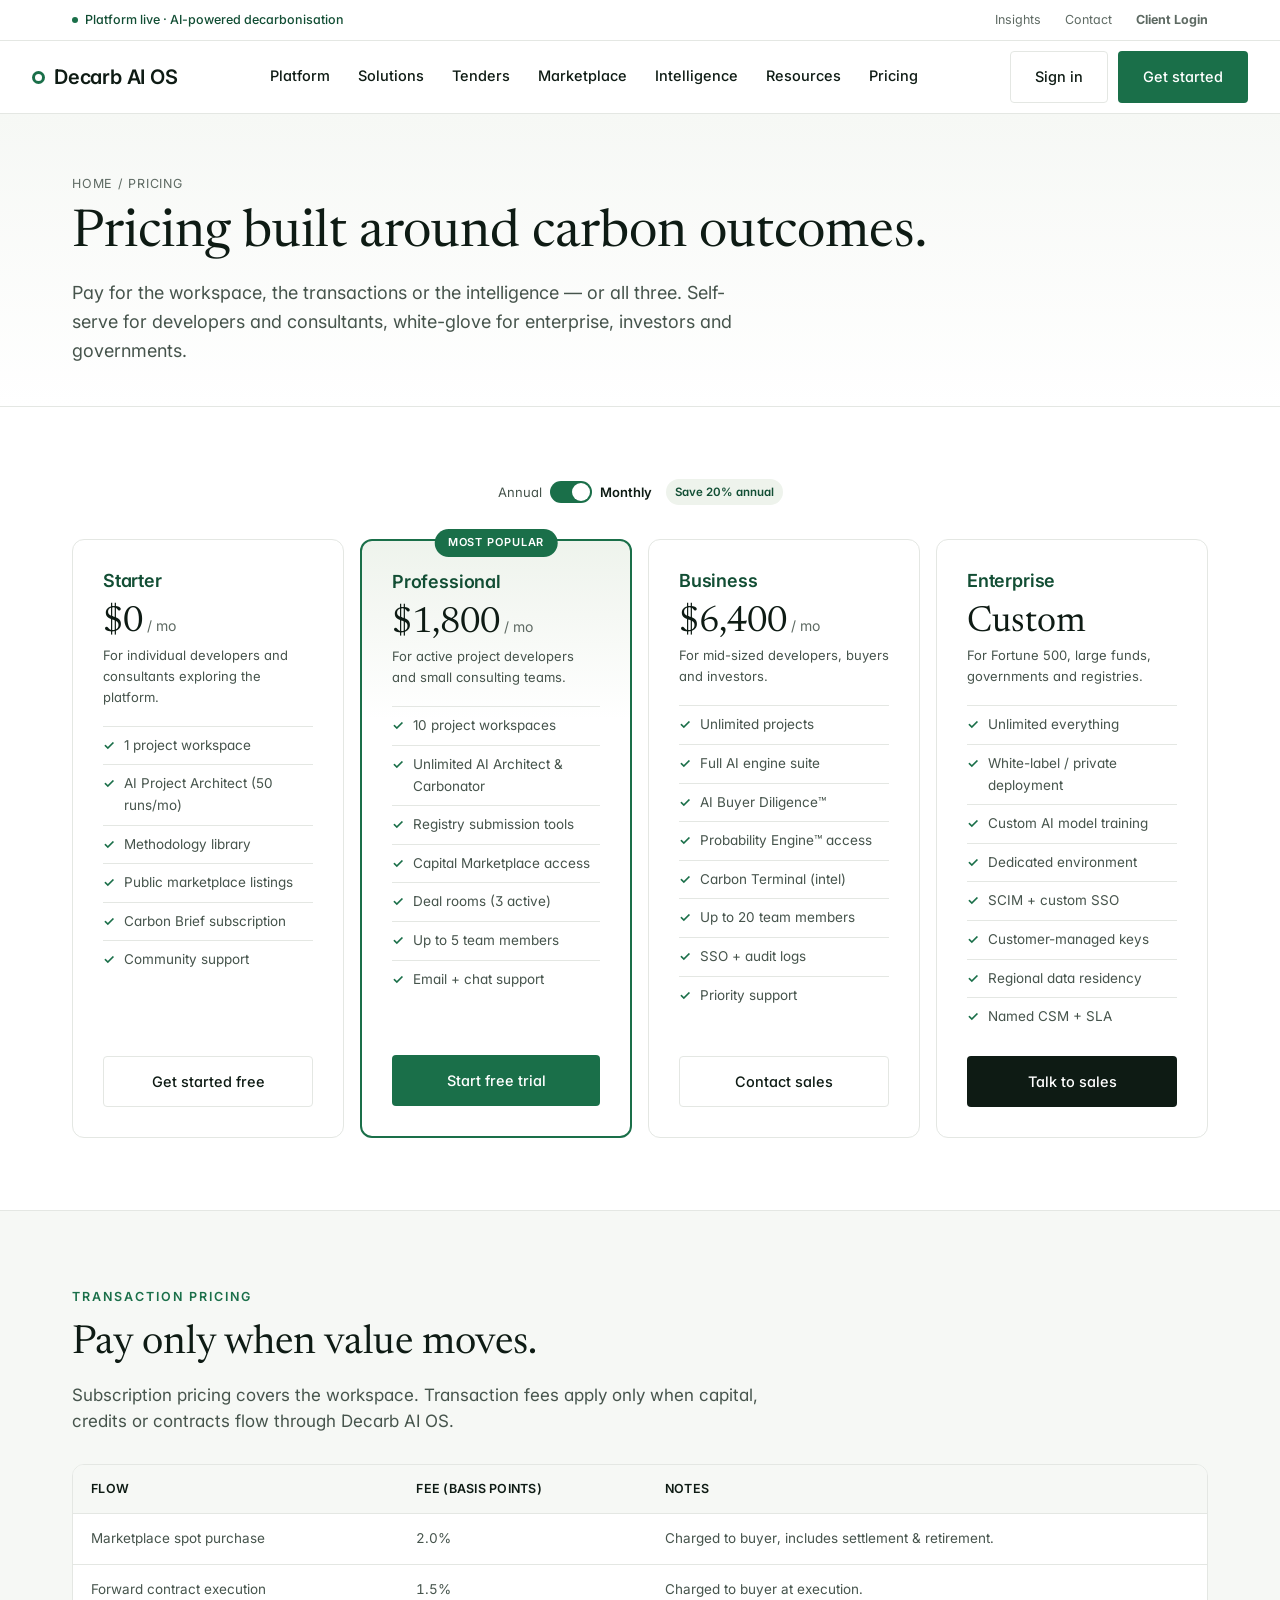
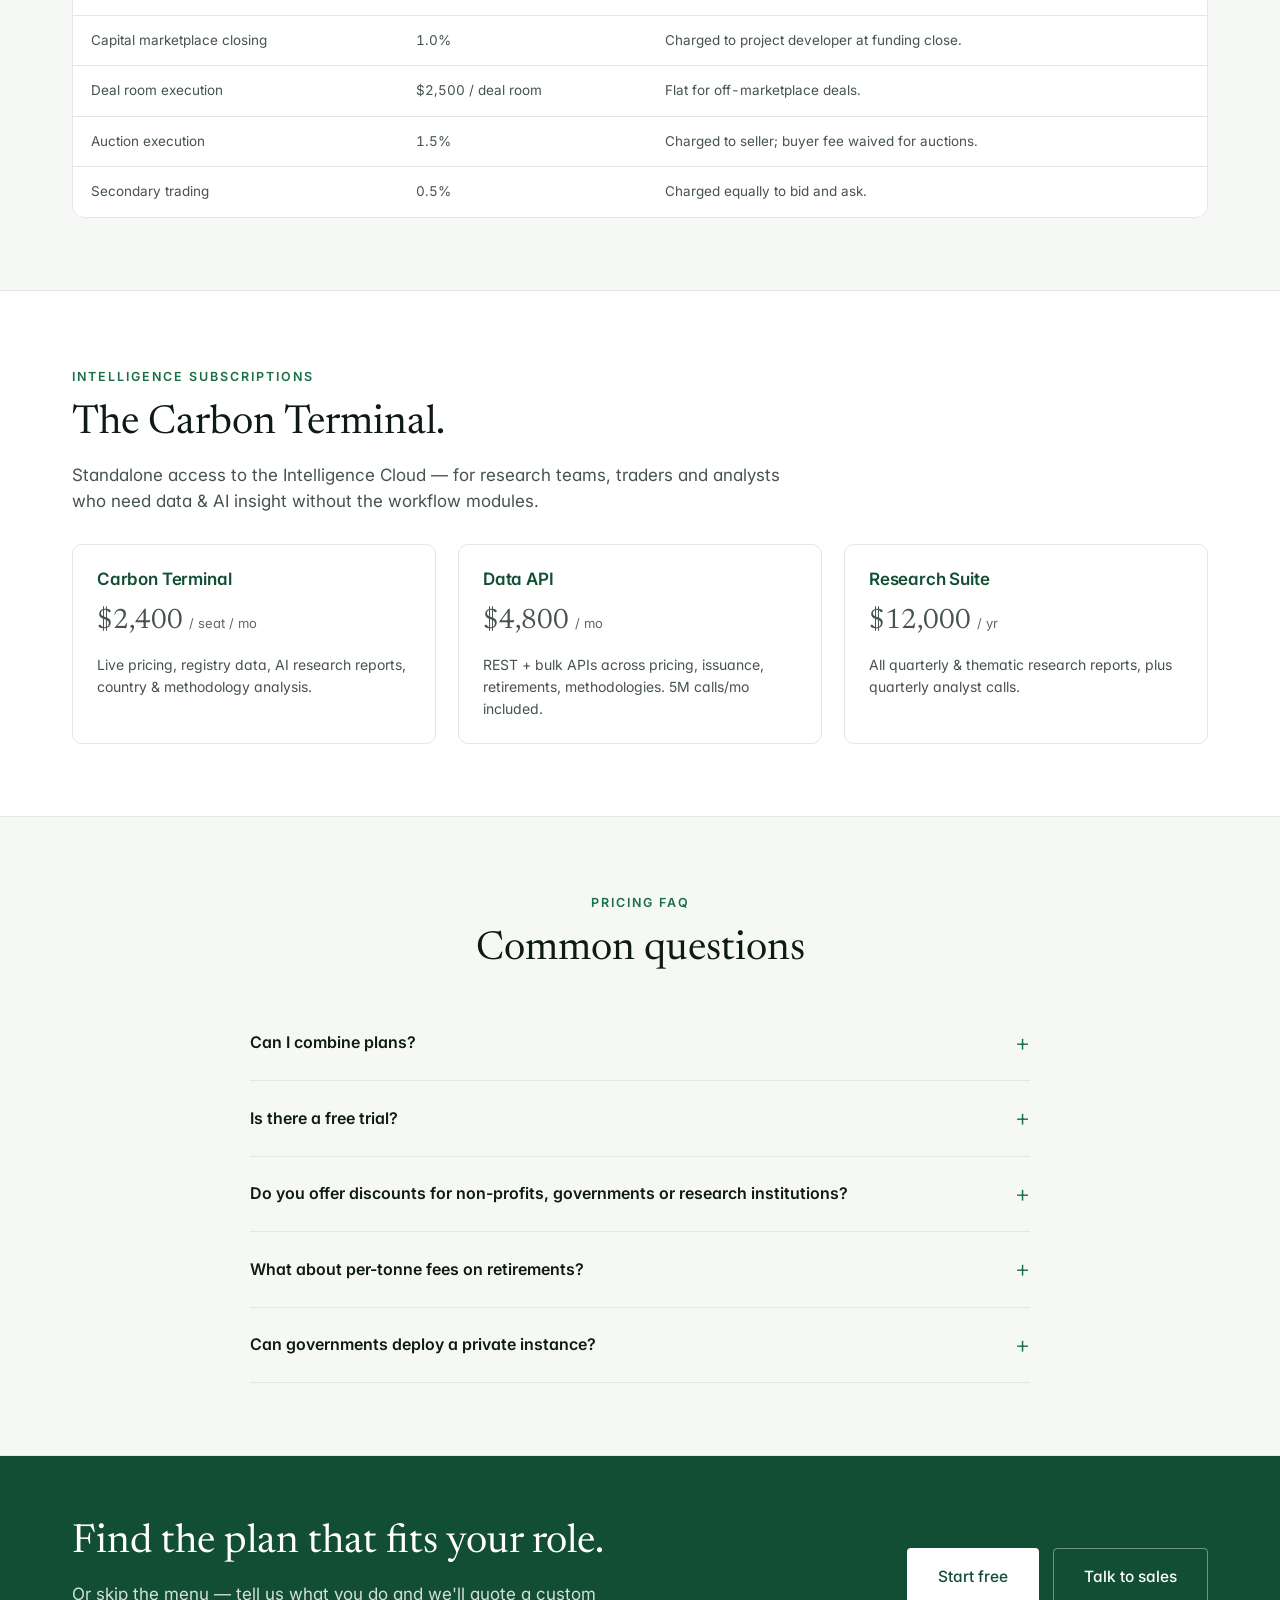
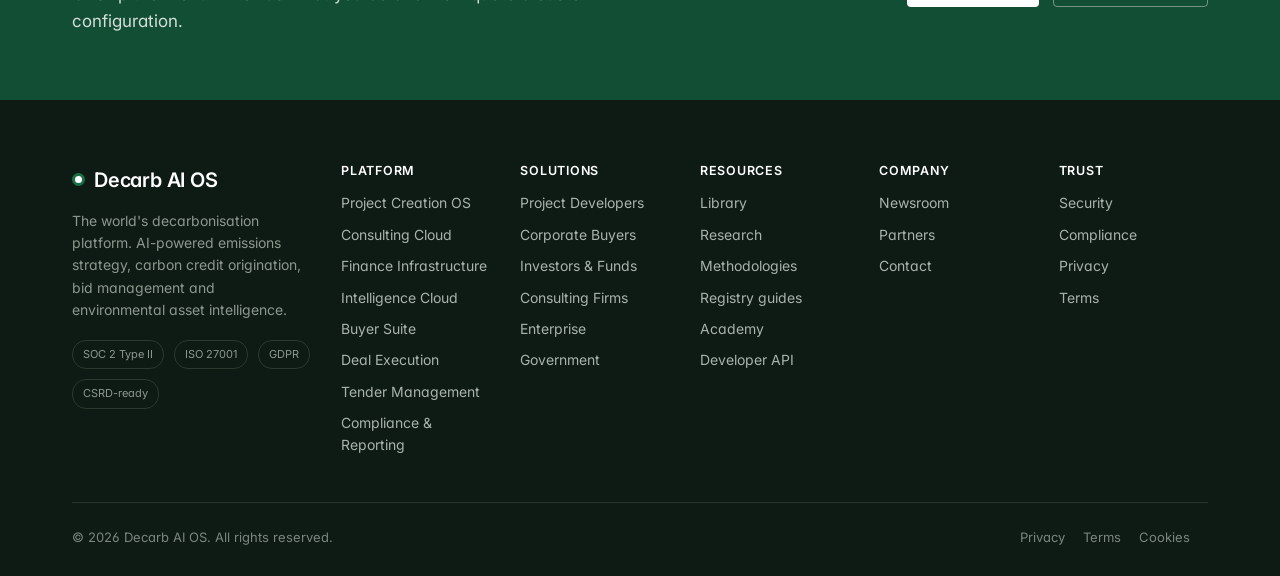
<file: pricing.html>
<!DOCTYPE html>
<html lang="en">
<head>
<meta charset="UTF-8" />
<meta name="viewport" content="width=device-width, initial-scale=1.0" />
<title>Pricing — Decarb AI OS</title>
<meta name="description" content="Decarb AI OS pricing for project developers, consultants, buyers, investors, enterprise and government. Three pricing models: SaaS subscriptions, transaction fees and intelligence subscriptions." />
<meta name="robots" content="index, follow" />
<link rel="canonical" href="https://decarbai.os/pricing.html" />
<link rel="icon" href="data:image/svg+xml,%3Csvg xmlns='http://www.w3.org/2000/svg' viewBox='0 0 32 32'%3E%3Ccircle cx='16' cy='16' r='14' fill='%231A6F49'/%3E%3Ccircle cx='16' cy='16' r='6' fill='%23ffffff'/%3E%3C/svg%3E" />
<link rel="preconnect" href="https://fonts.googleapis.com"><link rel="preconnect" href="https://fonts.gstatic.com" crossorigin><link href="https://fonts.googleapis.com/css2?family=Inter:wght;500;600;700&family=Newsreader:opsz,wght..72,400;6..72,500;6..72,600&family=JetBrains+Mono:wght;500&display=swap" rel="stylesheet">
<link rel="stylesheet" href="styles.css" />
</head>
<body>

<div class="util">
  <div class="wrap">
    <div class="left"><span class="live"><b></b> Platform live · AI-powered decarbonisation</span></div>
    <div class="right"><a href="resources.html">Insights</a><a href="contact.html">Contact</a><a href="login.html"><strong>Client Login</strong></a></div>
  </div>
</div>

<nav class="topnav">
  <div class="wrap">
    <a class="logo" href="index.html"><span class="mk"></span> Decarb AI OS</a>
    <div class="navlinks">
      <div><a href="platform.html">Platform</a></div>
      <div><a href="solutions.html">Solutions</a></div>
      <div><a href="tenders.html">Tenders</a></div>
      <div><a href="marketplace.html">Marketplace</a></div>
      <div><a href="intelligence.html">Intelligence</a></div>
      <div><a href="resources.html">Resources</a></div>
      <div><a href="pricing.html">Pricing</a></div>
    </div>
    <div class="navbtns">
      <a class="btn btn-outline" href="login.html">Sign in</a>
      <a class="btn btn-primary" href="signup.html">Get started</a>
      <button class="mob-toggle" aria-label="Menu" aria-expanded="false"><svg class="burger" viewBox="0 0 24 24"><path d="M3 6h18M3 12h18M3 18h18"/></svg><svg class="x" viewBox="0 0 24 24"><path d="M6 6l12 12M18 6L6 18"/></svg></button>
    </div>
  </div>
</nav>

<section class="banner">
  <div class="wrap">
    <div class="crumbs"><a href="index.html">Home</a> / Pricing</div>
    <h1 class="serif">Pricing built around carbon outcomes.</h1>
    <p>Pay for the workspace, the transactions or the intelligence — or all three. Self-serve for developers and consultants, white-glove for enterprise, investors and governments.</p>
  </div>
</section>

<section class="sec">
  <div class="wrap">

    <div style="display:flex;align-items:center;justify-content:center;gap:8px;margin-bottom:18px">
      <span style="font-size:13px;color:var(--slate)">Annual</span>
      <div style="width:42px;height:22px;border-radius:14px;background:var(--green);position:relative"><div style="position:absolute;top:2px;right:2px;width:18px;height:18px;background:#fff;border-radius:50%"></div></div>
      <span style="font-size:13px;color:var(--ink);font-weight:600">Monthly</span>
      <span style="font-size:11.5px;color:var(--green-d);background:var(--sage);padding:4px 9px;border-radius:14px;font-weight:600;margin-left:6px">Save 20% annual</span>
    </div>

    <div class="pricegrid">

      <div class="plan">
        <h3>Starter</h3>
        <div class="price">$0<span class="unit"> / mo</span></div>
        <div class="pdesc">For individual developers and consultants exploring the platform.</div>
        <ul>
          <li>1 project workspace</li>
          <li>AI Project Architect (50 runs/mo)</li>
          <li>Methodology library</li>
          <li>Public marketplace listings</li>
          <li>Carbon Brief subscription</li>
          <li>Community support</li>
        </ul>
        <a class="btn btn-outline" href="signup.html">Get started free</a>
      </div>

      <div class="plan featured">
        <h3>Professional</h3>
        <div class="price">$1,800<span class="unit"> / mo</span></div>
        <div class="pdesc">For active project developers and small consulting teams.</div>
        <ul>
          <li>10 project workspaces</li>
          <li>Unlimited AI Architect &amp; Carbonator</li>
          <li>Registry submission tools</li>
          <li>Capital Marketplace access</li>
          <li>Deal rooms (3 active)</li>
          <li>Up to 5 team members</li>
          <li>Email + chat support</li>
        </ul>
        <a class="btn btn-primary" href="signup.html">Start free trial</a>
      </div>

      <div class="plan">
        <h3>Business</h3>
        <div class="price">$6,400<span class="unit"> / mo</span></div>
        <div class="pdesc">For mid-sized developers, buyers and investors.</div>
        <ul>
          <li>Unlimited projects</li>
          <li>Full AI engine suite</li>
          <li>AI Buyer Diligence™</li>
          <li>Probability Engine™ access</li>
          <li>Carbon Terminal (intel)</li>
          <li>Up to 20 team members</li>
          <li>SSO + audit logs</li>
          <li>Priority support</li>
        </ul>
        <a class="btn btn-outline" href="signup.html">Contact sales</a>
      </div>

      <div class="plan">
        <h3>Enterprise</h3>
        <div class="price">Custom</div>
        <div class="pdesc">For Fortune 500, large funds, governments and registries.</div>
        <ul>
          <li>Unlimited everything</li>
          <li>White-label / private deployment</li>
          <li>Custom AI model training</li>
          <li>Dedicated environment</li>
          <li>SCIM + custom SSO</li>
          <li>Customer-managed keys</li>
          <li>Regional data residency</li>
          <li>Named CSM + SLA</li>
        </ul>
        <a class="btn btn-dark" href="contact.html">Talk to sales</a>
      </div>

    </div>
  </div>
</section>

<!-- Transaction fees -->
<section class="sec alt">
  <div class="wrap">
    <div class="sec-head">
      <div class="eyebrow">Transaction pricing</div>
      <h2 class="serif">Pay only when value moves.</h2>
      <p>Subscription pricing covers the workspace. Transaction fees apply only when capital, credits or contracts flow through Decarb AI OS.</p>
    </div>
    <div class="cmptable" style="margin-top:30px">
      <table>
        <tr><th>Flow</th><th>Fee (basis points)</th><th>Notes</th></tr>
        <tr><td>Marketplace spot purchase</td><td>2.0%</td><td>Charged to buyer, includes settlement &amp; retirement.</td></tr>
        <tr><td>Forward contract execution</td><td>1.5%</td><td>Charged to buyer at execution.</td></tr>
        <tr><td>Capital marketplace closing</td><td>1.0%</td><td>Charged to project developer at funding close.</td></tr>
        <tr><td>Deal room execution</td><td>$2,500 / deal room</td><td>Flat for off-marketplace deals.</td></tr>
        <tr><td>Auction execution</td><td>1.5%</td><td>Charged to seller; buyer fee waived for auctions.</td></tr>
        <tr><td>Secondary trading</td><td>0.5%</td><td>Charged equally to bid and ask.</td></tr>
      </table>
    </div>
  </div>
</section>

<!-- Intelligence subscriptions -->
<section class="sec">
  <div class="wrap">
    <div class="sec-head">
      <div class="eyebrow">Intelligence subscriptions</div>
      <h2 class="serif">The Carbon Terminal.</h2>
      <p>Standalone access to the Intelligence Cloud — for research teams, traders and analysts who need data &amp; AI insight without the workflow modules.</p>
    </div>
    <div class="grid-3" style="margin-top:30px">
      <div class="card"><h3 style="color:var(--green-d)">Carbon Terminal</h3><div style="font-family:var(--serif);font-size:28px;margin:10px 0">$2,400 <span style="font-size:13px;color:var(--muted);font-family:var(--sans);font-weight:400">/ seat / mo</span></div><p>Live pricing, registry data, AI research reports, country &amp; methodology analysis.</p></div>
      <div class="card"><h3 style="color:var(--green-d)">Data API</h3><div style="font-family:var(--serif);font-size:28px;margin:10px 0">$4,800 <span style="font-size:13px;color:var(--muted);font-family:var(--sans);font-weight:400">/ mo</span></div><p>REST + bulk APIs across pricing, issuance, retirements, methodologies. 5M calls/mo included.</p></div>
      <div class="card"><h3 style="color:var(--green-d)">Research Suite</h3><div style="font-family:var(--serif);font-size:28px;margin:10px 0">$12,000 <span style="font-size:13px;color:var(--muted);font-family:var(--sans);font-weight:400">/ yr</span></div><p>All quarterly &amp; thematic research reports, plus quarterly analyst calls.</p></div>
    </div>
  </div>
</section>

<!-- FAQ -->
<section class="sec alt">
  <div class="wrap">
    <div class="sec-head center" style="text-align:center"><div class="eyebrow">Pricing FAQ</div><h2 class="serif">Common questions</h2></div>
    <div class="faq">
      <details class="qa"><summary>Can I combine plans?</summary><div class="a">Yes. Most customers combine a workspace subscription with an Intelligence subscription. Transaction fees apply on top only when flows occur.</div></details>
      <details class="qa"><summary>Is there a free trial?</summary><div class="a">Professional and Business plans include a 14-day free trial. Starter is free forever for individual users.</div></details>
      <details class="qa"><summary>Do you offer discounts for non-profits, governments or research institutions?</summary><div class="a">Yes. Significant discounts are available — contact sales with proof of organization status.</div></details>
      <details class="qa"><summary>What about per-tonne fees on retirements?</summary><div class="a">No additional per-tonne fee on retirements. The marketplace transaction fee at purchase time covers the full retirement lifecycle.</div></details>
      <details class="qa"><summary>Can governments deploy a private instance?</summary><div class="a">Yes. Enterprise plans support fully private and white-labelled deployments, including on-premise for sovereign use.</div></details>
    </div>
  </div>
</section>

<section class="ctaband">
  <div class="wrap grid">
    <div>
      <h2 class="serif">Find the plan that fits your role.</h2>
      <p>Or skip the menu — tell us what you do and we'll quote a custom configuration.</p>
    </div>
    <div class="right">
      <a class="btn btn-light btn-lg" href="signup.html">Start free</a>
      <a class="btn btn-outline btn-lg" href="contact.html" style="color:#fff;border-color:rgba(255,255,255,.4)">Talk to sales</a>
    </div>
  </div>
</section>

<footer class="site">
  <div class="wrap">
    <div class="cols">
      <div>
        <a class="logo" href="index.html"><span class="mk"></span> Decarb AI OS</a>
        <p class="fnote">The world's decarbonisation platform. AI-powered emissions strategy, carbon credit origination, bid management and environmental asset intelligence.</p>
        <div class="badges"><span>SOC 2 Type II</span><span>ISO 27001</span><span>GDPR</span><span>CSRD-ready</span></div>
      </div>
      <div><h4>Platform</h4><ul><li><a href="platform.html#project-os">Project Creation OS</a></li><li><a href="platform.html#consulting">Consulting Cloud</a></li><li><a href="platform.html#finance">Finance Infrastructure</a></li><li><a href="platform.html#intelligence">Intelligence Cloud</a></li><li><a href="platform.html#buyer-suite">Buyer Suite</a></li><li><a href="platform.html#deal-room">Deal Execution</a></li><li><a href="tenders.html">Tender Management</a></li><li><a href="platform.html#compliance">Compliance &amp; Reporting</a></li></ul></div>
      <div><h4>Solutions</h4><ul><li><a href="solutions.html#developers">Project Developers</a></li><li><a href="solutions.html#buyers">Corporate Buyers</a></li><li><a href="solutions.html#investors">Investors &amp; Funds</a></li><li><a href="solutions.html#consultants">Consulting Firms</a></li><li><a href="solutions.html#enterprise">Enterprise</a></li><li><a href="solutions.html#government">Government</a></li></ul></div>
      <div><h4>Resources</h4><ul><li><a href="resources.html">Library</a></li><li><a href="resources.html#research">Research</a></li><li><a href="resources.html#methodologies">Methodologies</a></li><li><a href="resources.html#registries">Registry guides</a></li><li><a href="resources.html#academy">Academy</a></li><li><a href="resources.html#api">Developer API</a></li></ul></div>
      <div><h4>Company</h4><ul><li><a href="resources.html#research">Newsroom</a></li><li><a href="signup.html">Partners</a></li><li><a href="contact.html">Contact</a></li></ul></div>
      <div><h4>Trust</h4><ul><li><a href="trust.html">Security</a></li><li><a href="trust.html#compliance">Compliance</a></li><li><a href="trust.html#privacy">Privacy</a></li><li><a href="trust.html#terms">Terms</a></li></ul></div>
    </div>
    <div class="bottom"><span>© 2026 Decarb AI OS. All rights reserved.</span><span class="links"><a href="trust.html#privacy">Privacy</a><a href="trust.html#terms">Terms</a><a href="trust.html#cookies">Cookies</a></span></div>
  </div>
</footer>
<script src="app.js"></script>
</body>
</html>
</file>
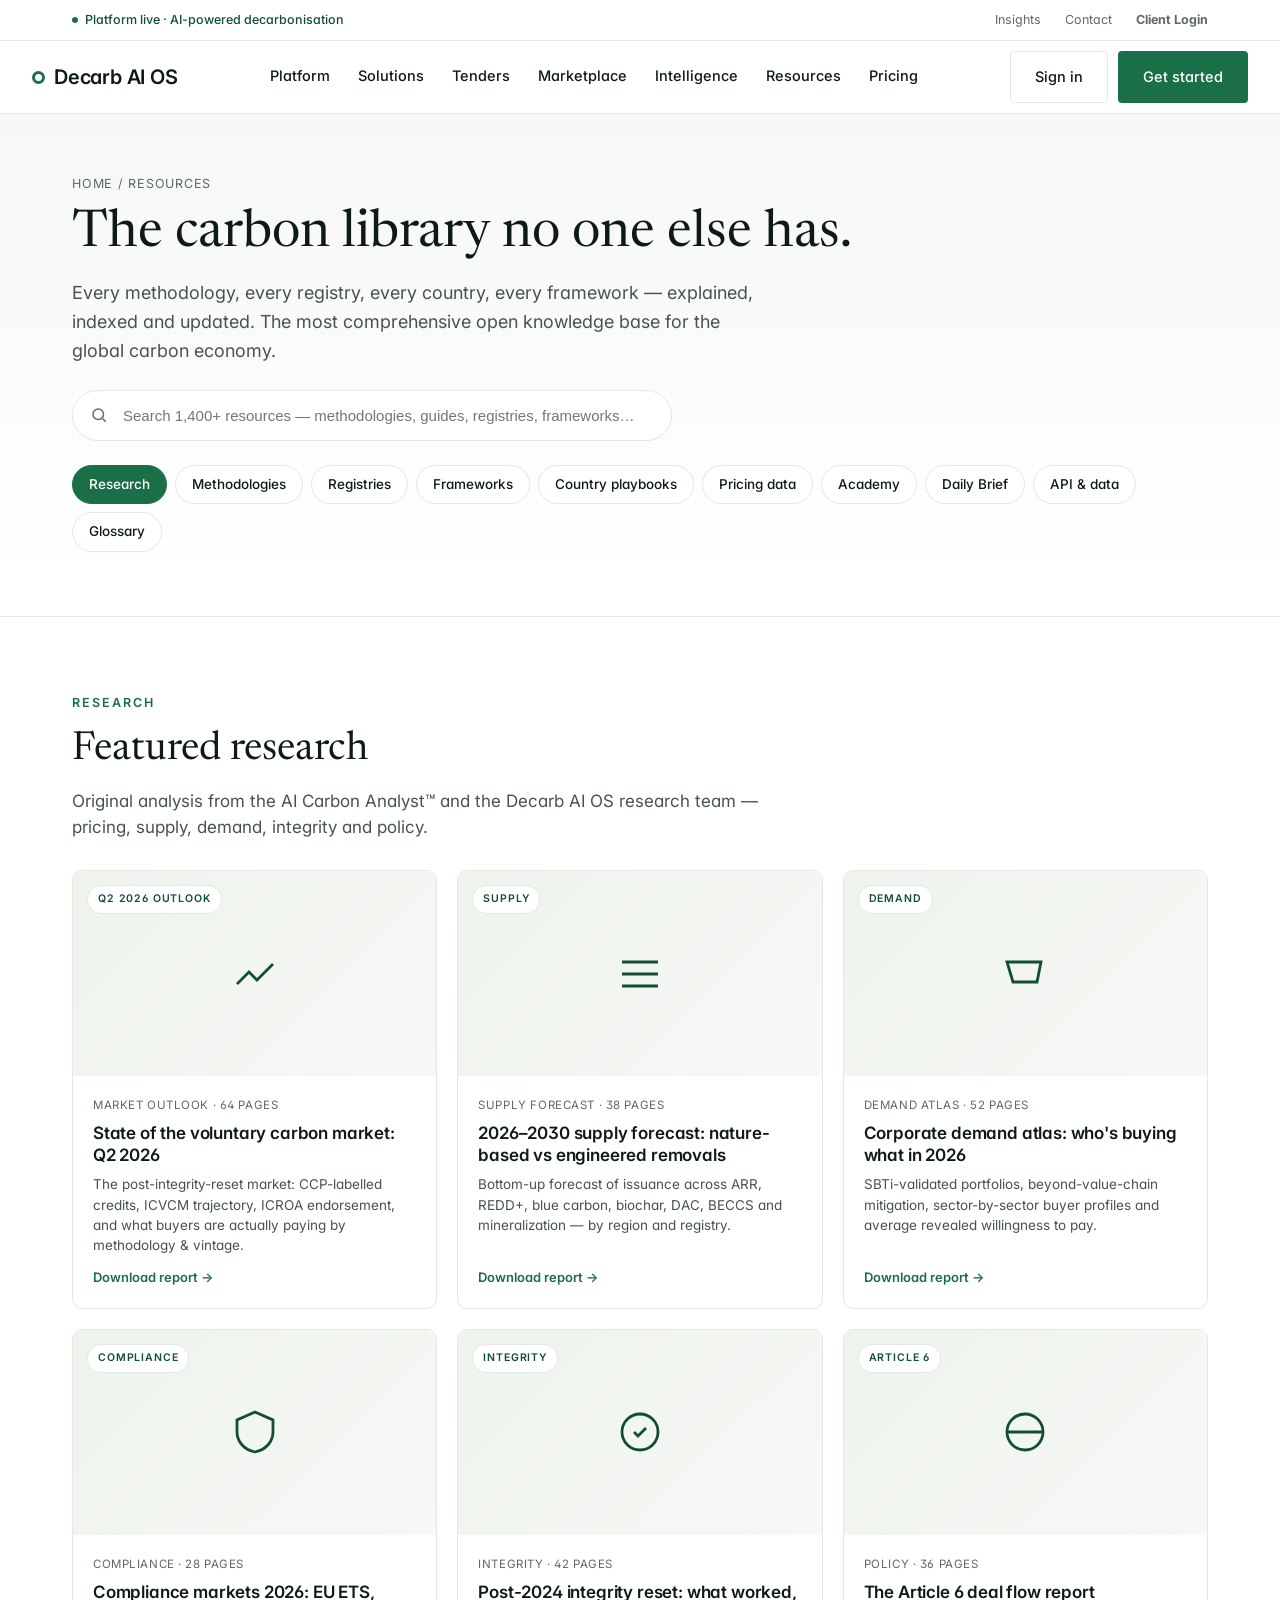
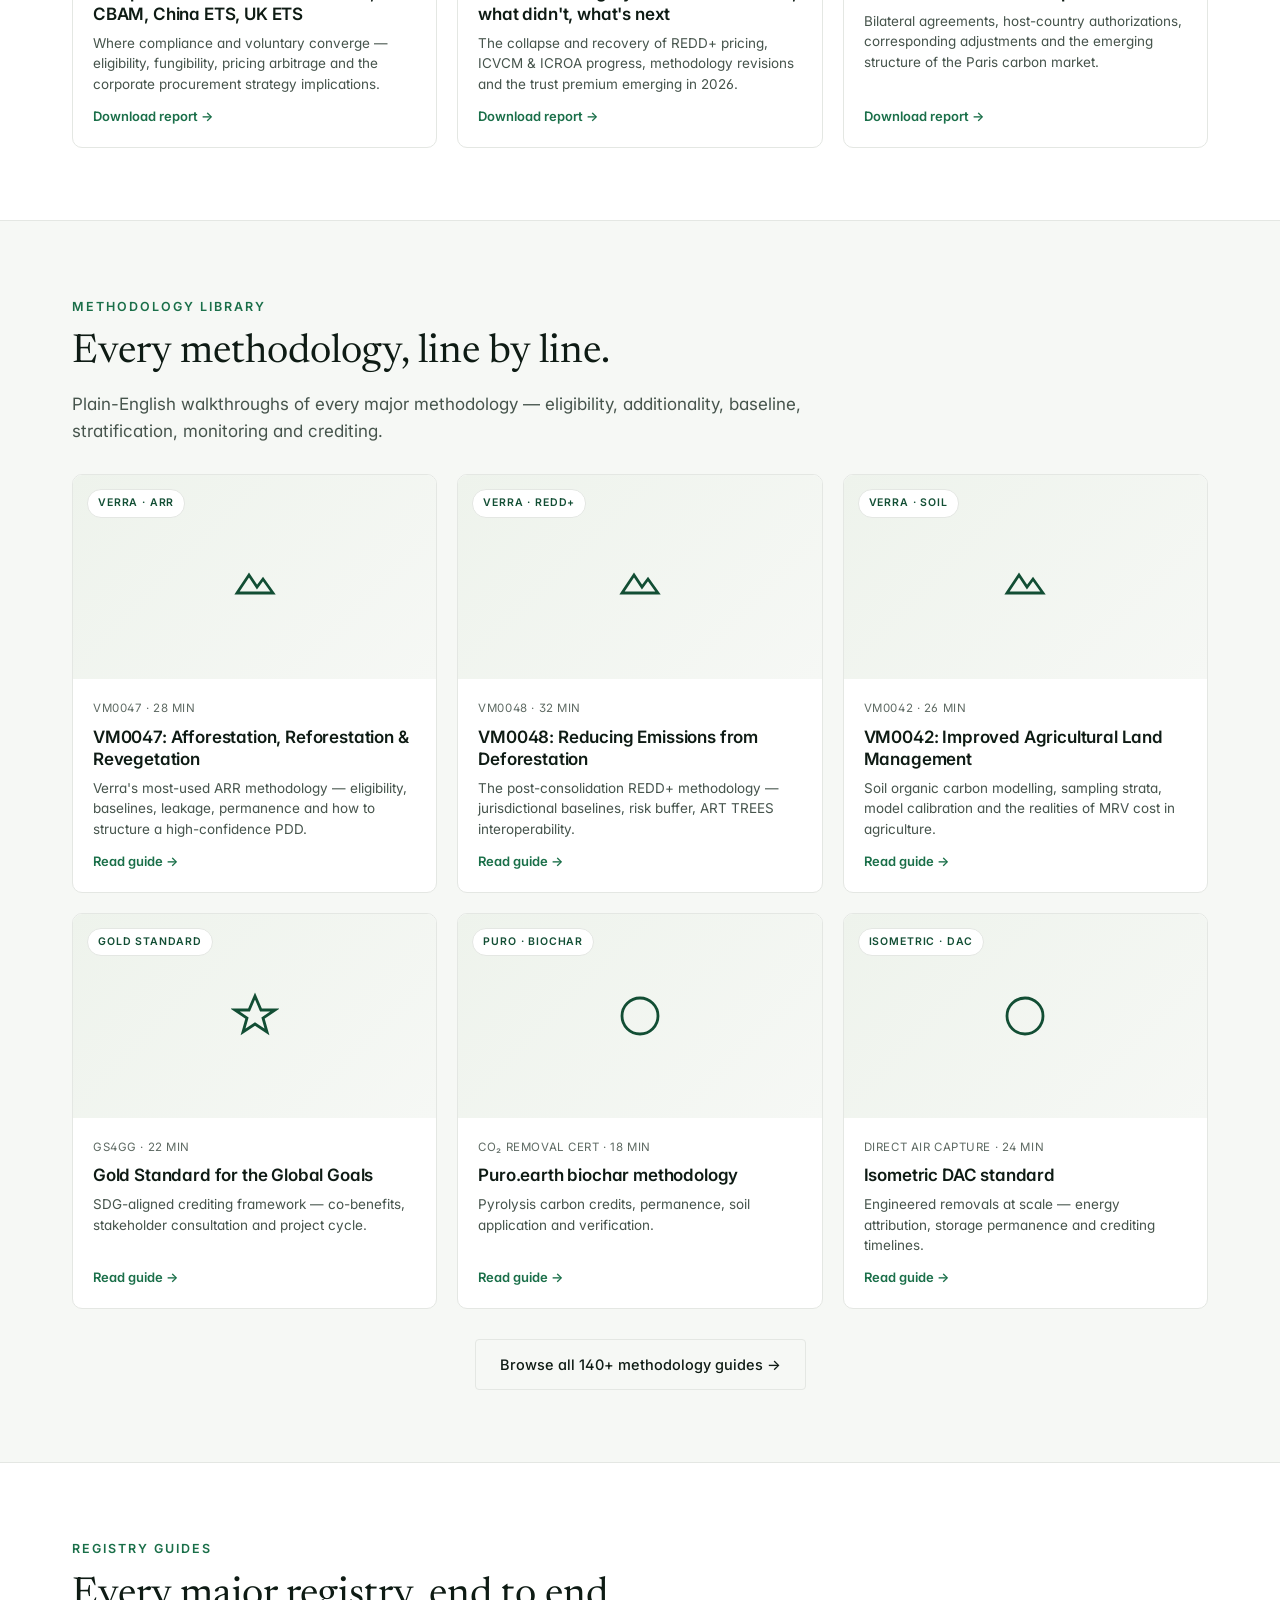
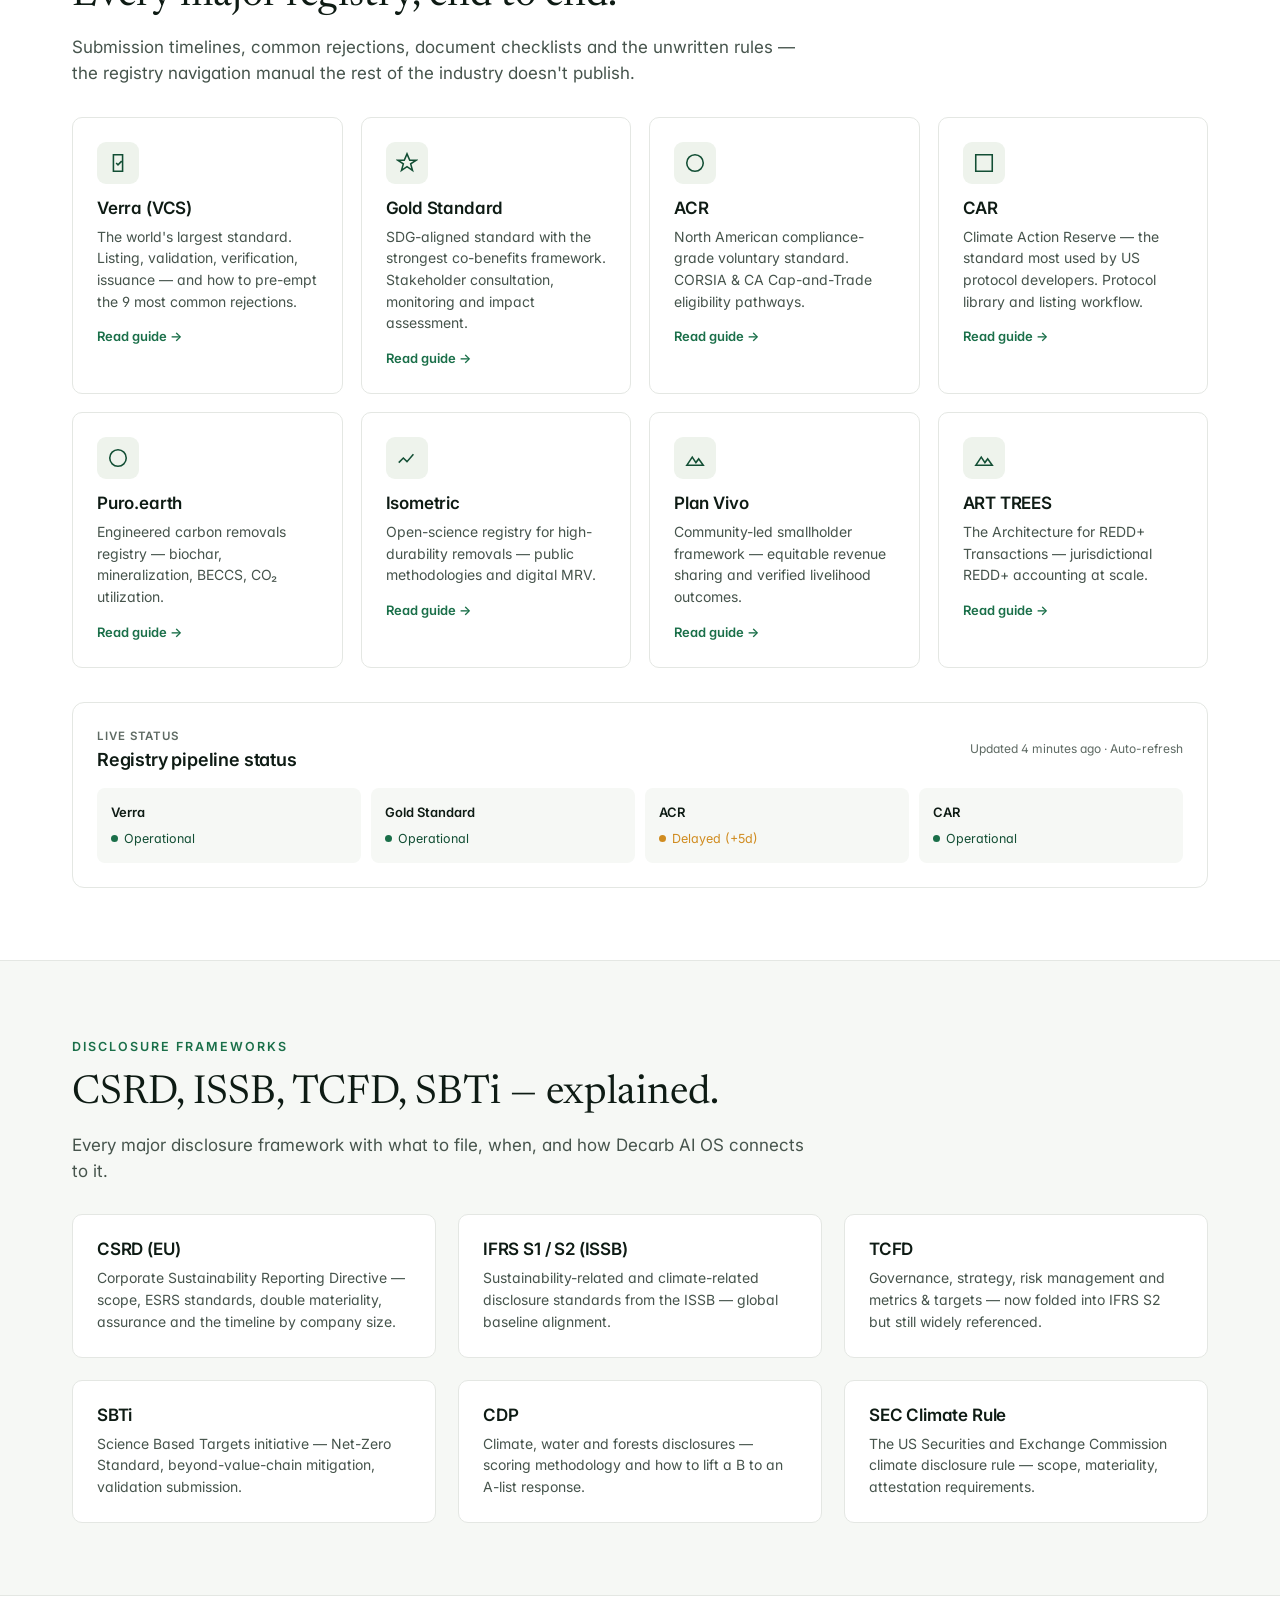
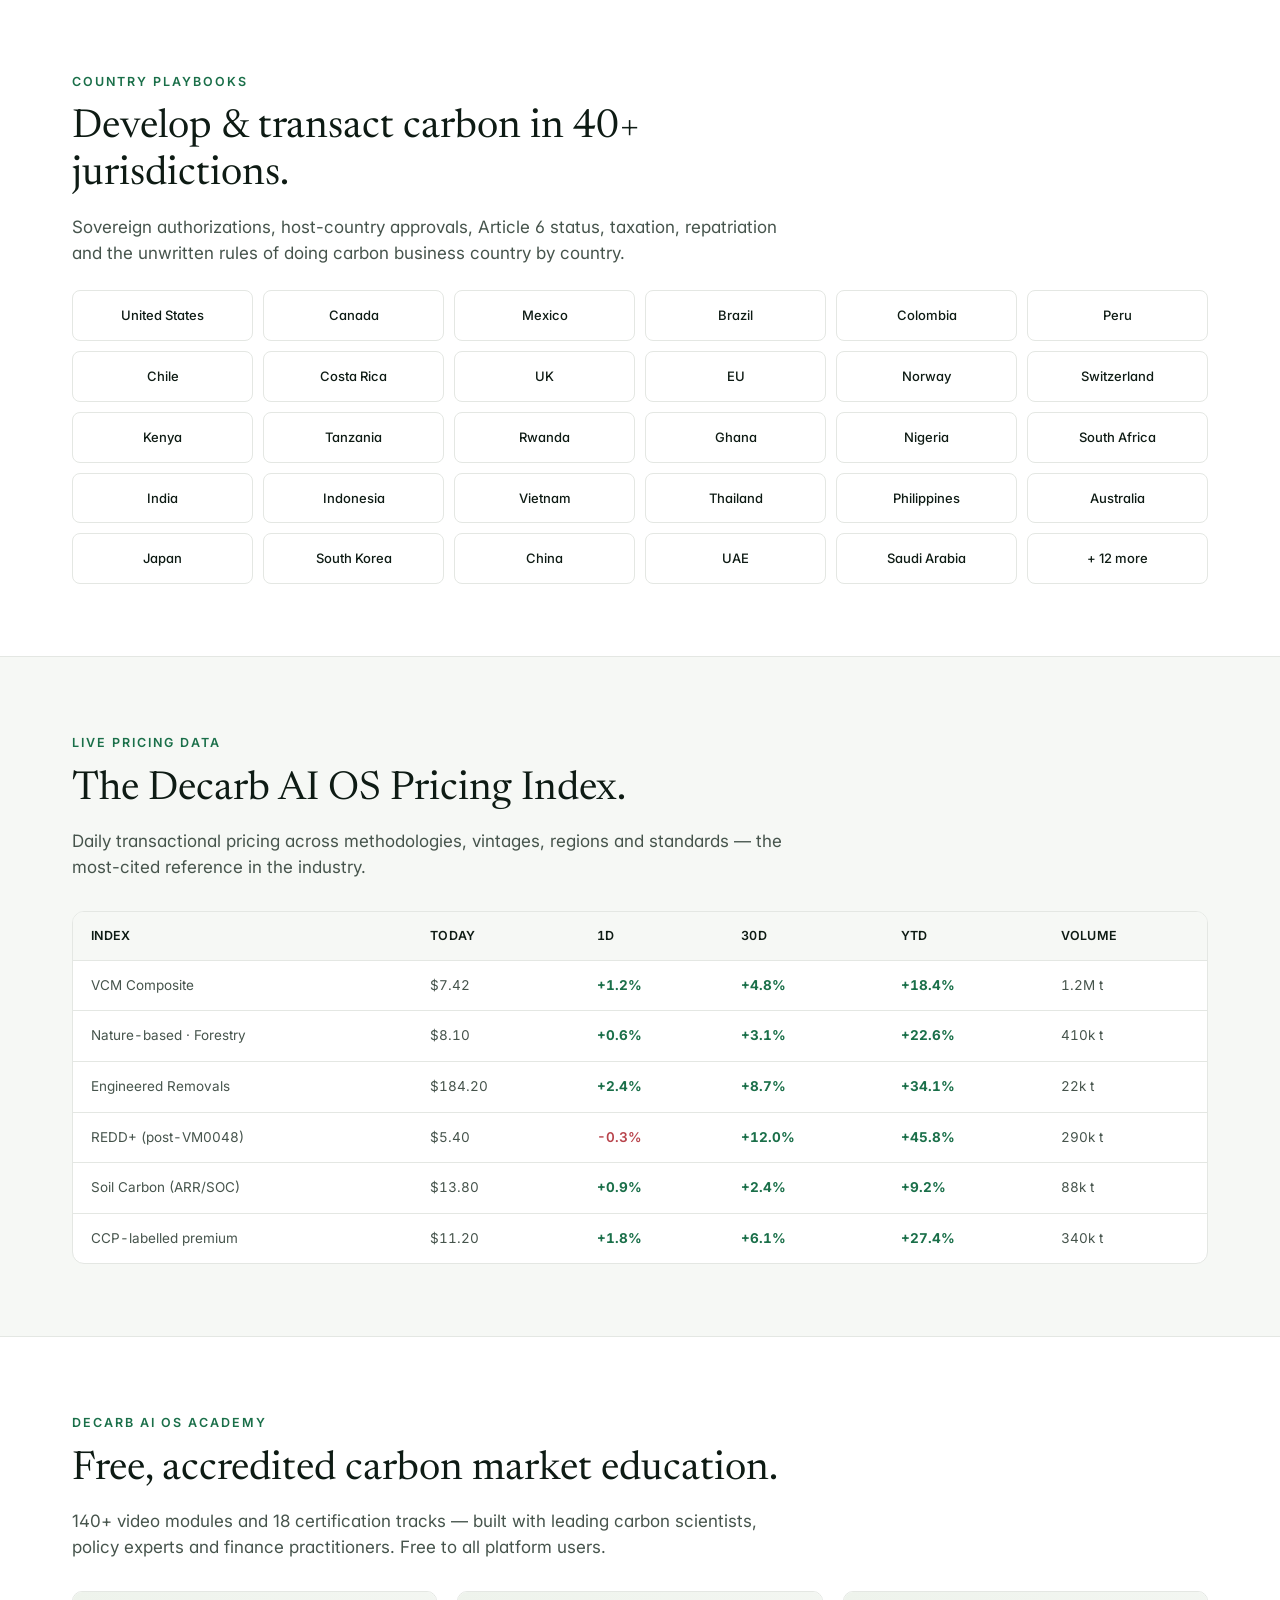
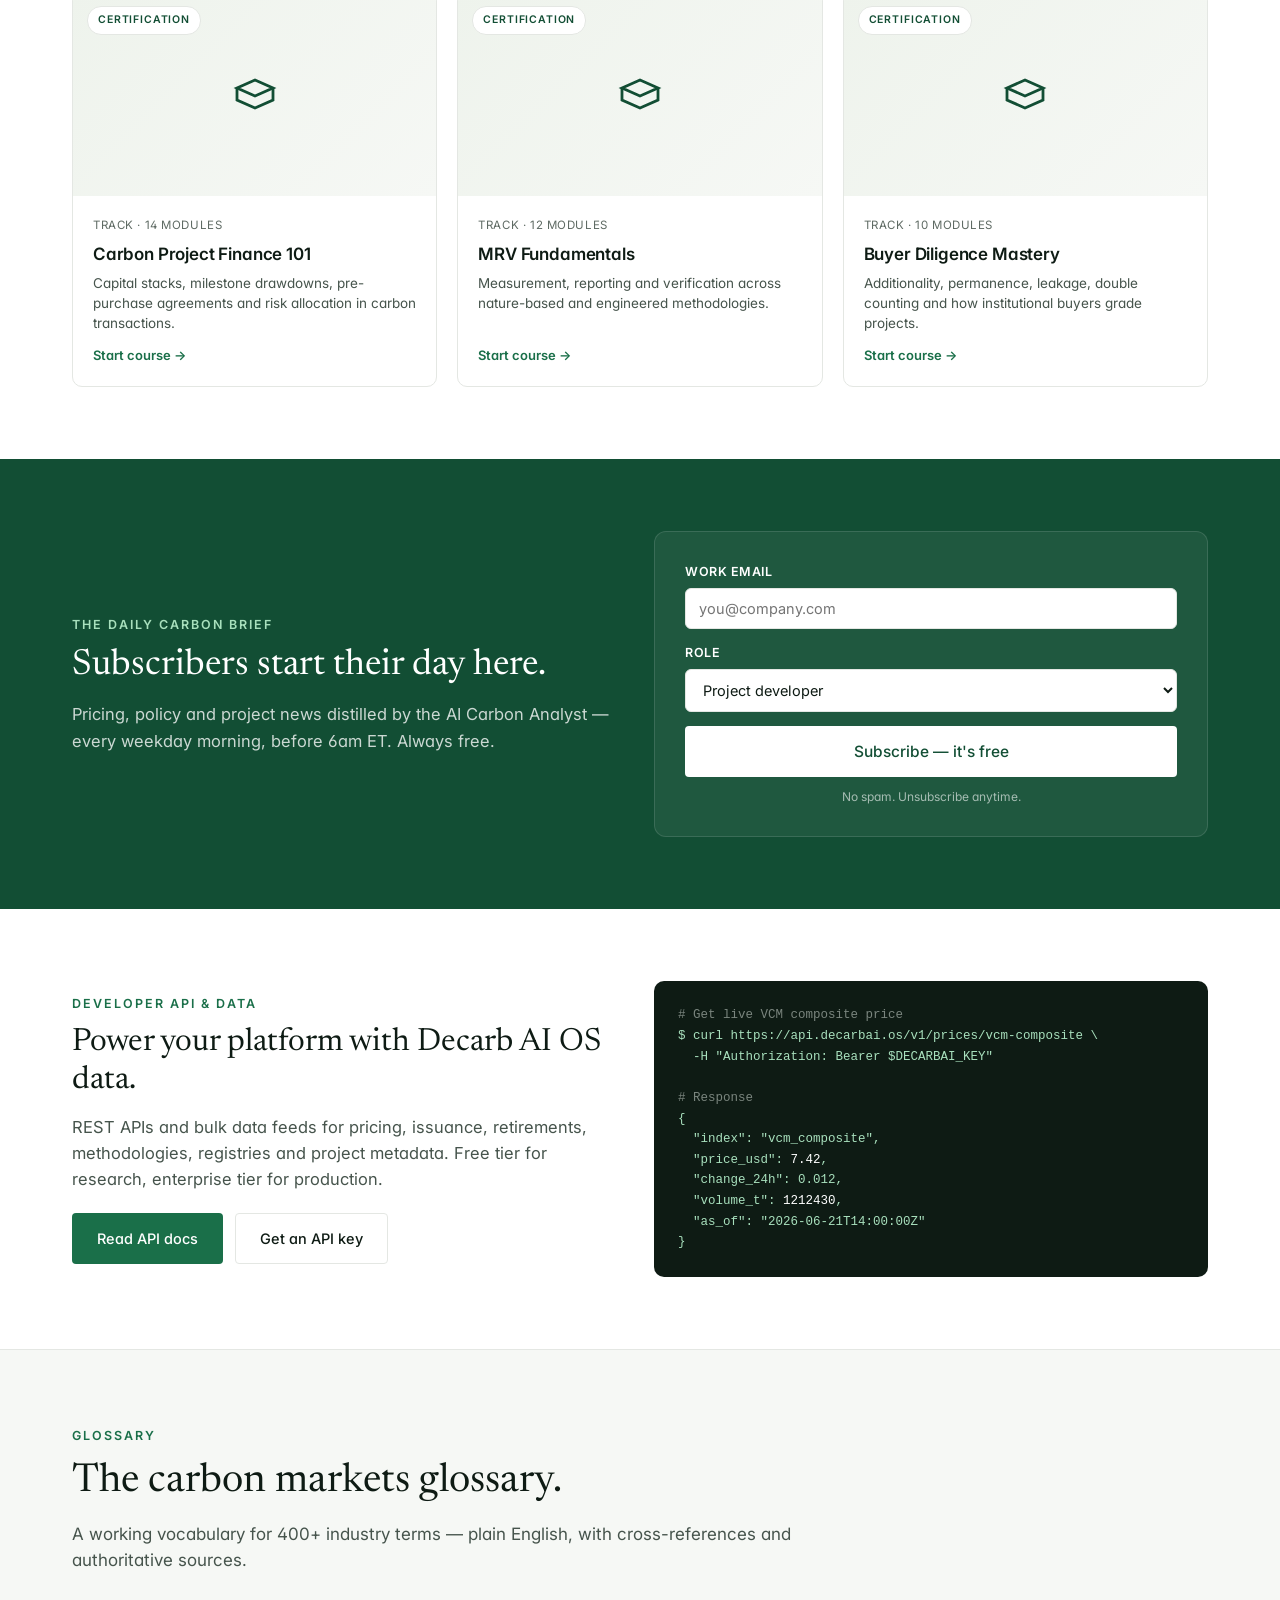
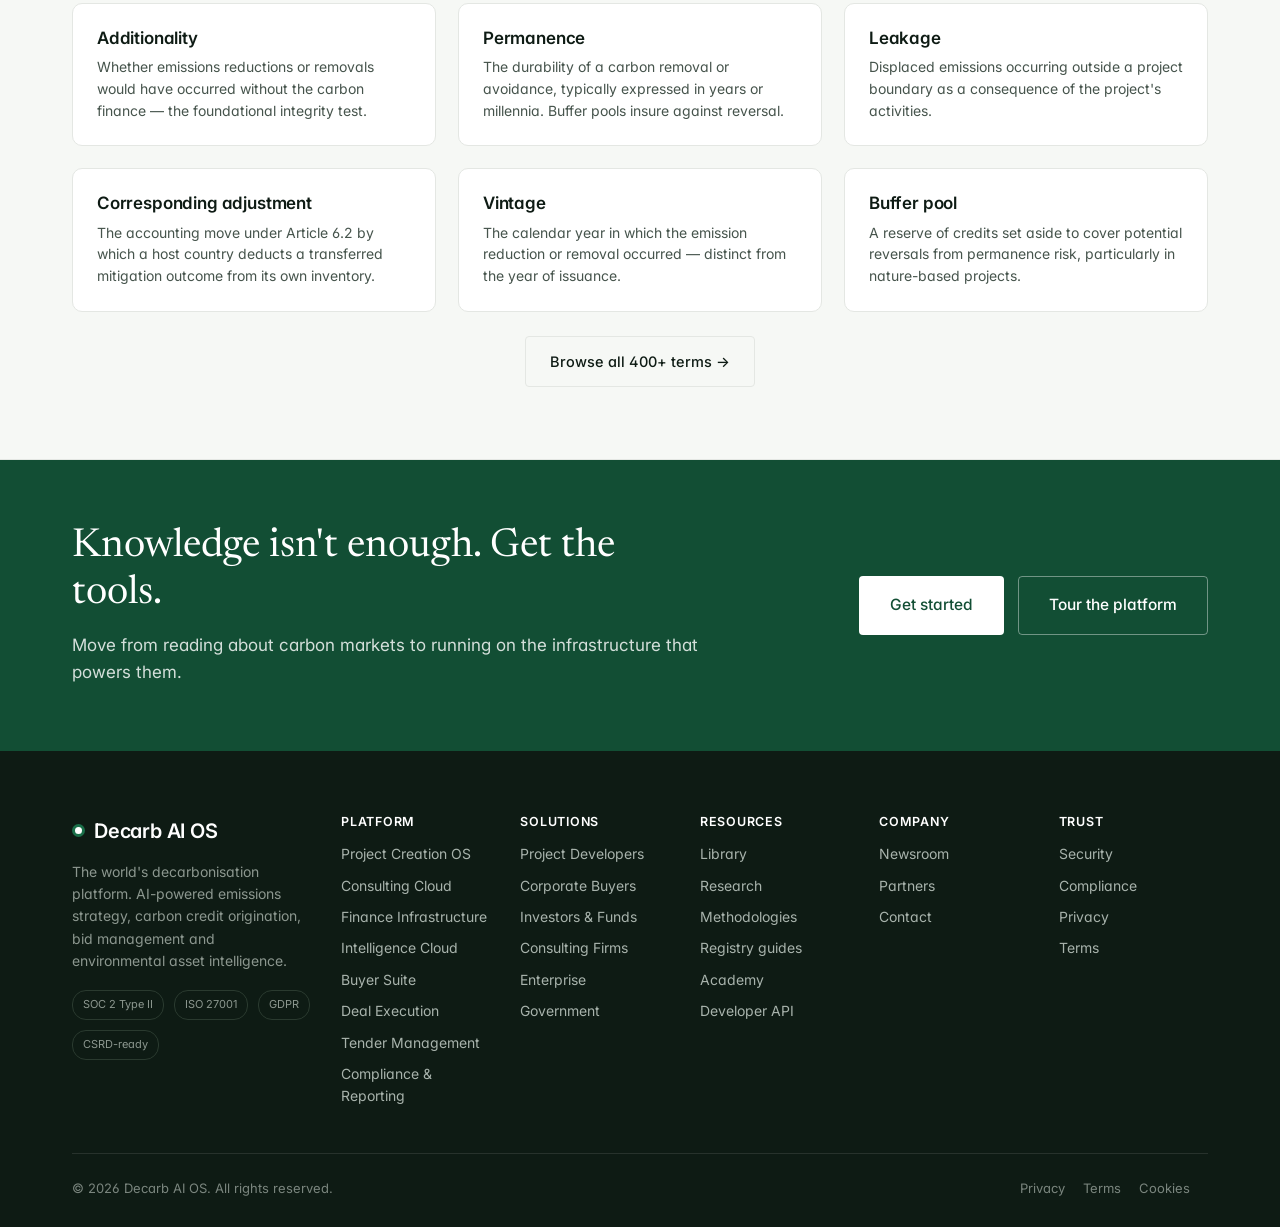
<file: resources.html>
<!DOCTYPE html>
<html lang="en">
<head>
<meta charset="UTF-8" />
<meta name="viewport" content="width=device-width, initial-scale=1.0" />
<title>Resources — The Carbon Library | Decarb AI OS</title>
<meta name="description" content="The world's most complete carbon markets resource library. Methodology guides, registry walkthroughs, market research, country playbooks, pricing data, the daily Carbon Brief and the Decarb AI OS Academy — open to everyone." />
<meta name="keywords" content="carbon market research, Verra methodology guide, Gold Standard guide, ACR registry, ICVCM Core Carbon Principles, ICROA, ISO 14064, Article 6, carbon project finance, MRV, CSRD, ISSB, TCFD, SBTi, carbon pricing data" />
<meta name="robots" content="index, follow" />
<link rel="canonical" href="https://decarbai.os/resources.html" />
<link rel="icon" href="data:image/svg+xml,%3Csvg xmlns='http://www.w3.org/2000/svg' viewBox='0 0 32 32'%3E%3Ccircle cx='16' cy='16' r='14' fill='%231A6F49'/%3E%3Ccircle cx='16' cy='16' r='6' fill='%23ffffff'/%3E%3C/svg%3E" />
<link rel="preconnect" href="https://fonts.googleapis.com"><link rel="preconnect" href="https://fonts.gstatic.com" crossorigin><link href="https://fonts.googleapis.com/css2?family=Inter:wght;500;600;700&family=Newsreader:opsz,wght..72,400;6..72,500;6..72,600&family=JetBrains+Mono:wght;500&display=swap" rel="stylesheet">
<link rel="stylesheet" href="styles.css" />
</head>
<body>

<div class="util">
  <div class="wrap">
    <div class="left"><span class="live"><b></b> Platform live · AI-powered decarbonisation</span></div>
    <div class="right"><a href="resources.html">Insights</a><a href="contact.html">Contact</a><a href="login.html"><strong>Client Login</strong></a></div>
  </div>
</div>

<nav class="topnav">
  <div class="wrap">
    <a class="logo" href="index.html"><span class="mk"></span> Decarb AI OS</a>
    <div class="navlinks">
      <div><a href="platform.html">Platform</a></div>
      <div><a href="solutions.html">Solutions</a></div>
      <div><a href="tenders.html">Tenders</a></div>
      <div><a href="marketplace.html">Marketplace</a></div>
      <div><a href="intelligence.html">Intelligence</a></div>
      <div><a href="resources.html">Resources</a></div>
      <div><a href="pricing.html">Pricing</a></div>
    </div>
    <div class="navbtns">
      <a class="btn btn-outline" href="login.html">Sign in</a>
      <a class="btn btn-primary" href="signup.html">Get started</a>
      <button class="mob-toggle" aria-label="Menu" aria-expanded="false"><svg class="burger" viewBox="0 0 24 24"><path d="M3 6h18M3 12h18M3 18h18"/></svg><svg class="x" viewBox="0 0 24 24"><path d="M6 6l12 12M18 6L6 18"/></svg></button>
    </div>
  </div>
</nav>

<section class="banner">
  <div class="wrap">
    <div class="crumbs"><a href="index.html">Home</a> / Resources</div>
    <h1 class="serif">The carbon library no one else has.</h1>
    <p>Every methodology, every registry, every country, every framework — explained, indexed and updated. The most comprehensive open knowledge base for the global carbon economy.</p>
    <div class="searchbox" style="margin-top:24px">
      <svg viewBox="0 0 24 24"><circle cx="11" cy="11" r="7"/><path d="M21 21l-4.3-4.3"/></svg>
      <input type="search" placeholder="Search 1,400+ resources — methodologies, guides, registries, frameworks…">
    </div>
    <div class="pillnav">
      <a href="#research" class="active">Research</a>
      <a href="#methodologies">Methodologies</a>
      <a href="#registries">Registries</a>
      <a href="#frameworks">Frameworks</a>
      <a href="#country">Country playbooks</a>
      <a href="#pricing-data">Pricing data</a>
      <a href="#academy">Academy</a>
      <a href="#daily-brief">Daily Brief</a>
      <a href="#api">API &amp; data</a>
      <a href="#glossary">Glossary</a>
    </div>
  </div>
</section>

<!-- Featured / top picks -->
<section class="sec" id="research">
  <div class="wrap">
    <div class="sec-head">
      <div class="eyebrow">Research</div>
      <h2 class="serif">Featured research</h2>
      <p>Original analysis from the AI Carbon Analyst™ and the Decarb AI OS research team — pricing, supply, demand, integrity and policy.</p>
    </div>
    <div class="resgrid">
      <a class="res" href="#"><div class="thumb"><span class="badge">Q2 2026 Outlook</span><svg viewBox="0 0 24 24"><path d="M3 17l6-6 4 4 8-8"/></svg></div><div class="body"><div class="meta">Market outlook · 64 pages</div><h3>State of the voluntary carbon market: Q2 2026</h3><p>The post-integrity-reset market: CCP-labelled credits, ICVCM trajectory, ICROA endorsement, and what buyers are actually paying by methodology &amp; vintage.</p><span class="lk">Download report →</span></div></a>
      <a class="res" href="#"><div class="thumb"><span class="badge">Supply</span><svg viewBox="0 0 24 24"><path d="M3 12h18M3 6h18M3 18h18"/></svg></div><div class="body"><div class="meta">Supply forecast · 38 pages</div><h3>2026–2030 supply forecast: nature-based vs engineered removals</h3><p>Bottom-up forecast of issuance across ARR, REDD+, blue carbon, biochar, DAC, BECCS and mineralization — by region and registry.</p><span class="lk">Download report →</span></div></a>
      <a class="res" href="#"><div class="thumb"><span class="badge">Demand</span><svg viewBox="0 0 24 24"><path d="M3 6h17l-2 10H6z"/></svg></div><div class="body"><div class="meta">Demand atlas · 52 pages</div><h3>Corporate demand atlas: who's buying what in 2026</h3><p>SBTi-validated portfolios, beyond-value-chain mitigation, sector-by-sector buyer profiles and average revealed willingness to pay.</p><span class="lk">Download report →</span></div></a>
      <a class="res" href="#"><div class="thumb"><span class="badge">Compliance</span><svg viewBox="0 0 24 24"><path d="M12 2l9 4v6c0 5-3.8 9-9 10-5.2-1-9-5-9-10V6z"/></svg></div><div class="body"><div class="meta">Compliance · 28 pages</div><h3>Compliance markets 2026: EU ETS, CBAM, China ETS, UK ETS</h3><p>Where compliance and voluntary converge — eligibility, fungibility, pricing arbitrage and the corporate procurement strategy implications.</p><span class="lk">Download report →</span></div></a>
      <a class="res" href="#"><div class="thumb"><span class="badge">Integrity</span><svg viewBox="0 0 24 24"><path d="M9 12l2 2 4-4M12 3a9 9 0 100 18 9 9 0 000-18z"/></svg></div><div class="body"><div class="meta">Integrity · 42 pages</div><h3>Post-2024 integrity reset: what worked, what didn't, what's next</h3><p>The collapse and recovery of REDD+ pricing, ICVCM &amp; ICROA progress, methodology revisions and the trust premium emerging in 2026.</p><span class="lk">Download report →</span></div></a>
      <a class="res" href="#"><div class="thumb"><span class="badge">Article 6</span><svg viewBox="0 0 24 24"><circle cx="12" cy="12" r="9"/><path d="M3 12h18"/></svg></div><div class="body"><div class="meta">Policy · 36 pages</div><h3>The Article 6 deal flow report</h3><p>Bilateral agreements, host-country authorizations, corresponding adjustments and the emerging structure of the Paris carbon market.</p><span class="lk">Download report →</span></div></a>
    </div>
  </div>
</section>

<!-- Methodologies -->
<section class="sec alt" id="methodologies">
  <div class="wrap">
    <div class="sec-head">
      <div class="eyebrow">Methodology library</div>
      <h2 class="serif">Every methodology, line by line.</h2>
      <p>Plain-English walkthroughs of every major methodology — eligibility, additionality, baseline, stratification, monitoring and crediting.</p>
    </div>
    <div class="resgrid">
      <a class="res" href="#"><div class="thumb"><span class="badge">Verra · ARR</span><svg viewBox="0 0 24 24"><path d="M3 20l6-9 4 6 3-4 5 7z"/></svg></div><div class="body"><div class="meta">VM0047 · 28 min</div><h3>VM0047: Afforestation, Reforestation &amp; Revegetation</h3><p>Verra's most-used ARR methodology — eligibility, baselines, leakage, permanence and how to structure a high-confidence PDD.</p><span class="lk">Read guide →</span></div></a>
      <a class="res" href="#"><div class="thumb"><span class="badge">Verra · REDD+</span><svg viewBox="0 0 24 24"><path d="M3 20l6-9 4 6 3-4 5 7z"/></svg></div><div class="body"><div class="meta">VM0048 · 32 min</div><h3>VM0048: Reducing Emissions from Deforestation</h3><p>The post-consolidation REDD+ methodology — jurisdictional baselines, risk buffer, ART TREES interoperability.</p><span class="lk">Read guide →</span></div></a>
      <a class="res" href="#"><div class="thumb"><span class="badge">Verra · Soil</span><svg viewBox="0 0 24 24"><path d="M3 20l6-9 4 6 3-4 5 7z"/></svg></div><div class="body"><div class="meta">VM0042 · 26 min</div><h3>VM0042: Improved Agricultural Land Management</h3><p>Soil organic carbon modelling, sampling strata, model calibration and the realities of MRV cost in agriculture.</p><span class="lk">Read guide →</span></div></a>
      <a class="res" href="#"><div class="thumb"><span class="badge">Gold Standard</span><svg viewBox="0 0 24 24"><path d="M12 2l3 7h7l-6 4 2 7-6-4-6 4 2-7-6-4h7z"/></svg></div><div class="body"><div class="meta">GS4GG · 22 min</div><h3>Gold Standard for the Global Goals</h3><p>SDG-aligned crediting framework — co-benefits, stakeholder consultation and project cycle.</p><span class="lk">Read guide →</span></div></a>
      <a class="res" href="#"><div class="thumb"><span class="badge">Puro · Biochar</span><svg viewBox="0 0 24 24"><circle cx="12" cy="12" r="9"/></svg></div><div class="body"><div class="meta">CO₂ Removal Cert · 18 min</div><h3>Puro.earth biochar methodology</h3><p>Pyrolysis carbon credits, permanence, soil application and verification.</p><span class="lk">Read guide →</span></div></a>
      <a class="res" href="#"><div class="thumb"><span class="badge">Isometric · DAC</span><svg viewBox="0 0 24 24"><circle cx="12" cy="12" r="9"/></svg></div><div class="body"><div class="meta">Direct Air Capture · 24 min</div><h3>Isometric DAC standard</h3><p>Engineered removals at scale — energy attribution, storage permanence and crediting timelines.</p><span class="lk">Read guide →</span></div></a>
    </div>
    <div style="text-align:center;margin-top:30px"><a class="btn btn-outline" href="#">Browse all 140+ methodology guides →</a></div>
  </div>
</section>

<!-- Registry guides -->
<section class="sec" id="registries">
  <div class="wrap">
    <div class="sec-head">
      <div class="eyebrow">Registry guides</div>
      <h2 class="serif">Every major registry, end to end.</h2>
      <p>Submission timelines, common rejections, document checklists and the unwritten rules — the registry navigation manual the rest of the industry doesn't publish.</p>
    </div>
    <div class="grid-4" style="margin-top:30px">
      <a class="card" href="#"><div class="ic"><svg viewBox="0 0 24 24"><path d="M7 3h10v18H7zM10 12l2 2 4-4"/></svg></div><h3>Verra (VCS)</h3><p>The world's largest standard. Listing, validation, verification, issuance — and how to pre-empt the 9 most common rejections.</p><span class="lk" style="margin-top:14px;display:block;font-size:13px;font-weight:600;color:var(--green)">Read guide →</span></a>
      <a class="card" href="#"><div class="ic"><svg viewBox="0 0 24 24"><path d="M12 2l3 7h7l-6 4 2 7-6-4-6 4 2-7-6-4h7z"/></svg></div><h3>Gold Standard</h3><p>SDG-aligned standard with the strongest co-benefits framework. Stakeholder consultation, monitoring and impact assessment.</p><span class="lk" style="margin-top:14px;display:block;font-size:13px;font-weight:600;color:var(--green)">Read guide →</span></a>
      <a class="card" href="#"><div class="ic"><svg viewBox="0 0 24 24"><circle cx="12" cy="12" r="9"/></svg></div><h3>ACR</h3><p>North American compliance-grade voluntary standard. CORSIA &amp; CA Cap-and-Trade eligibility pathways.</p><span class="lk" style="margin-top:14px;display:block;font-size:13px;font-weight:600;color:var(--green)">Read guide →</span></a>
      <a class="card" href="#"><div class="ic"><svg viewBox="0 0 24 24"><path d="M3 3h18v18H3z"/></svg></div><h3>CAR</h3><p>Climate Action Reserve — the standard most used by US protocol developers. Protocol library and listing workflow.</p><span class="lk" style="margin-top:14px;display:block;font-size:13px;font-weight:600;color:var(--green)">Read guide →</span></a>
      <a class="card" href="#"><div class="ic"><svg viewBox="0 0 24 24"><circle cx="12" cy="12" r="9"/></svg></div><h3>Puro.earth</h3><p>Engineered carbon removals registry — biochar, mineralization, BECCS, CO₂ utilization.</p><span class="lk" style="margin-top:14px;display:block;font-size:13px;font-weight:600;color:var(--green)">Read guide →</span></a>
      <a class="card" href="#"><div class="ic"><svg viewBox="0 0 24 24"><path d="M3 17l5-5 4 4 7-8"/></svg></div><h3>Isometric</h3><p>Open-science registry for high-durability removals — public methodologies and digital MRV.</p><span class="lk" style="margin-top:14px;display:block;font-size:13px;font-weight:600;color:var(--green)">Read guide →</span></a>
      <a class="card" href="#"><div class="ic"><svg viewBox="0 0 24 24"><path d="M3 20l6-9 4 6 3-4 5 7z"/></svg></div><h3>Plan Vivo</h3><p>Community-led smallholder framework — equitable revenue sharing and verified livelihood outcomes.</p><span class="lk" style="margin-top:14px;display:block;font-size:13px;font-weight:600;color:var(--green)">Read guide →</span></a>
      <a class="card" href="#"><div class="ic"><svg viewBox="0 0 24 24"><path d="M3 20l6-9 4 6 3-4 5 7z"/></svg></div><h3>ART TREES</h3><p>The Architecture for REDD+ Transactions — jurisdictional REDD+ accounting at scale.</p><span class="lk" style="margin-top:14px;display:block;font-size:13px;font-weight:600;color:var(--green)">Read guide →</span></a>
    </div>
    <div id="registry-status" style="margin-top:34px;background:#fff;border:1px solid var(--line);border-radius:12px;padding:24px">
      <div style="display:flex;justify-content:space-between;align-items:center;margin-bottom:18px;flex-wrap:wrap;gap:14px">
        <div>
          <div style="font-size:11.5px;font-weight:600;letter-spacing:.08em;text-transform:uppercase;color:var(--muted)">Live status</div>
          <h3 style="font-size:18px;margin-top:4px">Registry pipeline status</h3>
        </div>
        <span style="font-size:12px;color:var(--muted)">Updated 4 minutes ago · Auto-refresh</span>
      </div>
      <div style="display:grid;grid-template-columns:repeat(4,1fr);gap:10px">
        <div style="padding:14px;background:var(--mist);border-radius:8px"><div style="font-size:13px;color:var(--ink);font-weight:600">Verra</div><div style="display:flex;align-items:center;gap:6px;margin-top:6px;font-size:12.5px;color:var(--green-d)"><span style="width:7px;height:7px;border-radius:50%;background:var(--green)"></span>Operational</div></div>
        <div style="padding:14px;background:var(--mist);border-radius:8px"><div style="font-size:13px;color:var(--ink);font-weight:600">Gold Standard</div><div style="display:flex;align-items:center;gap:6px;margin-top:6px;font-size:12.5px;color:var(--green-d)"><span style="width:7px;height:7px;border-radius:50%;background:var(--green)"></span>Operational</div></div>
        <div style="padding:14px;background:var(--mist);border-radius:8px"><div style="font-size:13px;color:var(--ink);font-weight:600">ACR</div><div style="display:flex;align-items:center;gap:6px;margin-top:6px;font-size:12.5px;color:var(--amber)"><span style="width:7px;height:7px;border-radius:50%;background:var(--amber)"></span>Delayed (+5d)</div></div>
        <div style="padding:14px;background:var(--mist);border-radius:8px"><div style="font-size:13px;color:var(--ink);font-weight:600">CAR</div><div style="display:flex;align-items:center;gap:6px;margin-top:6px;font-size:12.5px;color:var(--green-d)"><span style="width:7px;height:7px;border-radius:50%;background:var(--green)"></span>Operational</div></div>
      </div>
    </div>
  </div>
</section>

<!-- Frameworks -->
<section class="sec alt" id="frameworks">
  <div class="wrap">
    <div class="sec-head">
      <div class="eyebrow">Disclosure frameworks</div>
      <h2 class="serif">CSRD, ISSB, TCFD, SBTi — explained.</h2>
      <p>Every major disclosure framework with what to file, when, and how Decarb AI OS connects to it.</p>
    </div>
    <div class="grid-3" style="margin-top:30px">
      <div class="card"><h3>CSRD (EU)</h3><p>Corporate Sustainability Reporting Directive — scope, ESRS standards, double materiality, assurance and the timeline by company size.</p></div>
      <div class="card"><h3>IFRS S1 / S2 (ISSB)</h3><p>Sustainability-related and climate-related disclosure standards from the ISSB — global baseline alignment.</p></div>
      <div class="card"><h3>TCFD</h3><p>Governance, strategy, risk management and metrics &amp; targets — now folded into IFRS S2 but still widely referenced.</p></div>
      <div class="card"><h3>SBTi</h3><p>Science Based Targets initiative — Net-Zero Standard, beyond-value-chain mitigation, validation submission.</p></div>
      <div class="card"><h3>CDP</h3><p>Climate, water and forests disclosures — scoring methodology and how to lift a B to an A-list response.</p></div>
      <div class="card"><h3>SEC Climate Rule</h3><p>The US Securities and Exchange Commission climate disclosure rule — scope, materiality, attestation requirements.</p></div>
    </div>
  </div>
</section>

<!-- Country playbooks -->
<section class="sec" id="country">
  <div class="wrap">
    <div class="sec-head">
      <div class="eyebrow">Country playbooks</div>
      <h2 class="serif">Develop &amp; transact carbon in 40+ jurisdictions.</h2>
      <p>Sovereign authorizations, host-country approvals, Article 6 status, taxation, repatriation and the unwritten rules of doing carbon business country by country.</p>
    </div>
    <div class="methods" style="grid-template-columns:repeat(6,1fr);margin-top:24px">
      <div class="method">United States</div><div class="method">Canada</div><div class="method">Mexico</div><div class="method">Brazil</div><div class="method">Colombia</div><div class="method">Peru</div>
      <div class="method">Chile</div><div class="method">Costa Rica</div><div class="method">UK</div><div class="method">EU</div><div class="method">Norway</div><div class="method">Switzerland</div>
      <div class="method">Kenya</div><div class="method">Tanzania</div><div class="method">Rwanda</div><div class="method">Ghana</div><div class="method">Nigeria</div><div class="method">South Africa</div>
      <div class="method">India</div><div class="method">Indonesia</div><div class="method">Vietnam</div><div class="method">Thailand</div><div class="method">Philippines</div><div class="method">Australia</div>
      <div class="method">Japan</div><div class="method">South Korea</div><div class="method">China</div><div class="method">UAE</div><div class="method">Saudi Arabia</div><div class="method">+ 12 more</div>
    </div>
  </div>
</section>

<!-- Pricing data -->
<section class="sec alt" id="pricing-data">
  <div class="wrap">
    <div class="sec-head">
      <div class="eyebrow">Live pricing data</div>
      <h2 class="serif">The Decarb AI OS Pricing Index.</h2>
      <p>Daily transactional pricing across methodologies, vintages, regions and standards — the most-cited reference in the industry.</p>
    </div>
    <div class="cmptable" style="margin-top:30px">
      <table>
        <tr><th>Index</th><th>Today</th><th>1d</th><th>30d</th><th>YTD</th><th>Volume</th></tr>
        <tr><td>VCM Composite</td><td>$7.42</td><td class="y">+1.2%</td><td class="y">+4.8%</td><td class="y">+18.4%</td><td>1.2M t</td></tr>
        <tr><td>Nature-based · Forestry</td><td>$8.10</td><td class="y">+0.6%</td><td class="y">+3.1%</td><td class="y">+22.6%</td><td>410k t</td></tr>
        <tr><td>Engineered Removals</td><td>$184.20</td><td class="y">+2.4%</td><td class="y">+8.7%</td><td class="y">+34.1%</td><td>22k t</td></tr>
        <tr><td>REDD+ (post-VM0048)</td><td>$5.40</td><td class="n">-0.3%</td><td class="y">+12.0%</td><td class="y">+45.8%</td><td>290k t</td></tr>
        <tr><td>Soil Carbon (ARR/SOC)</td><td>$13.80</td><td class="y">+0.9%</td><td class="y">+2.4%</td><td class="y">+9.2%</td><td>88k t</td></tr>
        <tr><td>CCP-labelled premium</td><td>$11.20</td><td class="y">+1.8%</td><td class="y">+6.1%</td><td class="y">+27.4%</td><td>340k t</td></tr>
      </table>
    </div>
  </div>
</section>

<!-- Academy -->
<section class="sec" id="academy">
  <div class="wrap">
    <div class="sec-head">
      <div class="eyebrow">Decarb AI OS Academy</div>
      <h2 class="serif">Free, accredited carbon market education.</h2>
      <p>140+ video modules and 18 certification tracks — built with leading carbon scientists, policy experts and finance practitioners. Free to all platform users.</p>
    </div>
    <div class="resgrid">
      <a class="res" href="#"><div class="thumb"><span class="badge">Certification</span><svg viewBox="0 0 24 24"><path d="M3 9l9-4 9 4-9 4z"/><path d="M3 9v6l9 4 9-4V9"/></svg></div><div class="body"><div class="meta">Track · 14 modules</div><h3>Carbon Project Finance 101</h3><p>Capital stacks, milestone drawdowns, pre-purchase agreements and risk allocation in carbon transactions.</p><span class="lk">Start course →</span></div></a>
      <a class="res" href="#"><div class="thumb"><span class="badge">Certification</span><svg viewBox="0 0 24 24"><path d="M3 9l9-4 9 4-9 4z"/><path d="M3 9v6l9 4 9-4V9"/></svg></div><div class="body"><div class="meta">Track · 12 modules</div><h3>MRV Fundamentals</h3><p>Measurement, reporting and verification across nature-based and engineered methodologies.</p><span class="lk">Start course →</span></div></a>
      <a class="res" href="#"><div class="thumb"><span class="badge">Certification</span><svg viewBox="0 0 24 24"><path d="M3 9l9-4 9 4-9 4z"/><path d="M3 9v6l9 4 9-4V9"/></svg></div><div class="body"><div class="meta">Track · 10 modules</div><h3>Buyer Diligence Mastery</h3><p>Additionality, permanence, leakage, double counting and how institutional buyers grade projects.</p><span class="lk">Start course →</span></div></a>
    </div>
  </div>
</section>

<!-- Daily brief -->
<section class="sec deep" id="daily-brief">
  <div class="wrap grid-2" style="align-items:center">
    <div>
      <div class="eyebrow" style="color:#A8E0BD">The Daily Carbon Brief</div>
      <h2 class="serif" style="font-size:36px;margin:10px 0 14px">Subscribers start their day here.</h2>
      <p style="font-size:16.5px;color:rgba(255,255,255,.78)">Pricing, policy and project news distilled by the AI Carbon Analyst — every weekday morning, before 6am ET. Always free.</p>
    </div>
    <div style="background:rgba(255,255,255,.06);border:1px solid rgba(255,255,255,.12);border-radius:12px;padding:30px">
      <form>
        <div class="f"><label style="color:#fff">Work email</label><input type="email" placeholder="you@company.com" required></div>
        <div class="f"><label style="color:#fff">Role</label><select><option>Project developer</option><option>Buyer / procurement</option><option>Investor / fund</option><option>Consultant</option><option>Enterprise / sustainability</option><option>Government / registry</option></select></div>
        <button class="btn btn-light btn-lg" style="width:100%;border:0;cursor:pointer" type="submit">Subscribe — it's free</button>
        <div style="font-size:12px;color:rgba(255,255,255,.6);margin-top:10px;text-align:center">No spam. Unsubscribe anytime.</div>
      </form>
    </div>
  </div>
</section>

<!-- API -->
<section class="sec" id="api">
  <div class="wrap grid-2">
    <div>
      <div class="eyebrow">Developer API &amp; data</div>
      <h2 class="serif" style="font-size:32px;margin:10px 0 14px">Power your platform with Decarb AI OS data.</h2>
      <p style="font-size:16.5px">REST APIs and bulk data feeds for pricing, issuance, retirements, methodologies, registries and project metadata. Free tier for research, enterprise tier for production.</p>
      <div class="cta" style="margin-top:20px;display:flex;gap:12px;flex-wrap:wrap">
        <a class="btn btn-primary" href="#">Read API docs</a>
        <a class="btn btn-outline" href="#">Get an API key</a>
      </div>
    </div>
    <div style="background:#0E1B14;color:#A8E0BD;border-radius:10px;padding:24px;font-family:'SF Mono','Menlo',monospace;font-size:12.5px;line-height:1.65;overflow:auto">
<span style="color:#7A857E"># Get live VCM composite price</span><br>
$ curl https://api.decarbai.os/v1/prices/vcm-composite \<br>
&nbsp;&nbsp;-H "Authorization: Bearer $DECARBAI_KEY"<br><br>
<span style="color:#7A857E"># Response</span><br>
{<br>
&nbsp;&nbsp;"index": "vcm_composite",<br>
&nbsp;&nbsp;"price_usd": <span style="color:#fff">7.42</span>,<br>
&nbsp;&nbsp;"change_24h": <span style="color:#A8E0BD">0.012</span>,<br>
&nbsp;&nbsp;"volume_t": <span style="color:#fff">1212430</span>,<br>
&nbsp;&nbsp;"as_of": "2026-06-21T14:00:00Z"<br>
}
    </div>
  </div>
</section>

<!-- Glossary -->
<section class="sec alt" id="glossary">
  <div class="wrap">
    <div class="sec-head">
      <div class="eyebrow">Glossary</div>
      <h2 class="serif">The carbon markets glossary.</h2>
      <p>A working vocabulary for 400+ industry terms — plain English, with cross-references and authoritative sources.</p>
    </div>
    <div class="grid-3" style="margin-top:30px">
      <div class="card"><h3>Additionality</h3><p>Whether emissions reductions or removals would have occurred without the carbon finance — the foundational integrity test.</p></div>
      <div class="card"><h3>Permanence</h3><p>The durability of a carbon removal or avoidance, typically expressed in years or millennia. Buffer pools insure against reversal.</p></div>
      <div class="card"><h3>Leakage</h3><p>Displaced emissions occurring outside a project boundary as a consequence of the project's activities.</p></div>
      <div class="card"><h3>Corresponding adjustment</h3><p>The accounting move under Article 6.2 by which a host country deducts a transferred mitigation outcome from its own inventory.</p></div>
      <div class="card"><h3>Vintage</h3><p>The calendar year in which the emission reduction or removal occurred — distinct from the year of issuance.</p></div>
      <div class="card"><h3>Buffer pool</h3><p>A reserve of credits set aside to cover potential reversals from permanence risk, particularly in nature-based projects.</p></div>
    </div>
    <div style="text-align:center;margin-top:24px"><a class="btn btn-outline" href="#">Browse all 400+ terms →</a></div>
  </div>
</section>

<section class="ctaband">
  <div class="wrap grid">
    <div>
      <h2 class="serif">Knowledge isn't enough. Get the tools.</h2>
      <p>Move from reading about carbon markets to running on the infrastructure that powers them.</p>
    </div>
    <div class="right">
      <a class="btn btn-light btn-lg" href="signup.html">Get started</a>
      <a class="btn btn-outline btn-lg" href="platform.html" style="color:#fff;border-color:rgba(255,255,255,.4)">Tour the platform</a>
    </div>
  </div>
</section>

<footer class="site">
  <div class="wrap">
    <div class="cols">
      <div>
        <a class="logo" href="index.html"><span class="mk"></span> Decarb AI OS</a>
        <p class="fnote">The world's decarbonisation platform. AI-powered emissions strategy, carbon credit origination, bid management and environmental asset intelligence.</p>
        <div class="badges"><span>SOC 2 Type II</span><span>ISO 27001</span><span>GDPR</span><span>CSRD-ready</span></div>
      </div>
      <div><h4>Platform</h4><ul><li><a href="platform.html#project-os">Project Creation OS</a></li><li><a href="platform.html#consulting">Consulting Cloud</a></li><li><a href="platform.html#finance">Finance Infrastructure</a></li><li><a href="platform.html#intelligence">Intelligence Cloud</a></li><li><a href="platform.html#buyer-suite">Buyer Suite</a></li><li><a href="platform.html#deal-room">Deal Execution</a></li><li><a href="tenders.html">Tender Management</a></li><li><a href="platform.html#compliance">Compliance &amp; Reporting</a></li></ul></div>
      <div><h4>Solutions</h4><ul><li><a href="solutions.html#developers">Project Developers</a></li><li><a href="solutions.html#buyers">Corporate Buyers</a></li><li><a href="solutions.html#investors">Investors &amp; Funds</a></li><li><a href="solutions.html#consultants">Consulting Firms</a></li><li><a href="solutions.html#enterprise">Enterprise</a></li><li><a href="solutions.html#government">Government</a></li></ul></div>
      <div><h4>Resources</h4><ul><li><a href="resources.html">Library</a></li><li><a href="resources.html#research">Research</a></li><li><a href="resources.html#methodologies">Methodologies</a></li><li><a href="resources.html#registries">Registry guides</a></li><li><a href="resources.html#academy">Academy</a></li><li><a href="resources.html#api">Developer API</a></li></ul></div>
      <div><h4>Company</h4><ul><li><a href="resources.html#research">Newsroom</a></li><li><a href="signup.html">Partners</a></li><li><a href="contact.html">Contact</a></li></ul></div>
      <div><h4>Trust</h4><ul><li><a href="trust.html">Security</a></li><li><a href="trust.html#compliance">Compliance</a></li><li><a href="trust.html#privacy">Privacy</a></li><li><a href="trust.html#terms">Terms</a></li></ul></div>
    </div>
    <div class="bottom"><span>© 2026 Decarb AI OS. All rights reserved.</span><span class="links"><a href="trust.html#privacy">Privacy</a><a href="trust.html#terms">Terms</a><a href="trust.html#cookies">Cookies</a></span></div>
  </div>
</footer>
<script src="app.js"></script>
</body>
</html>
</file>
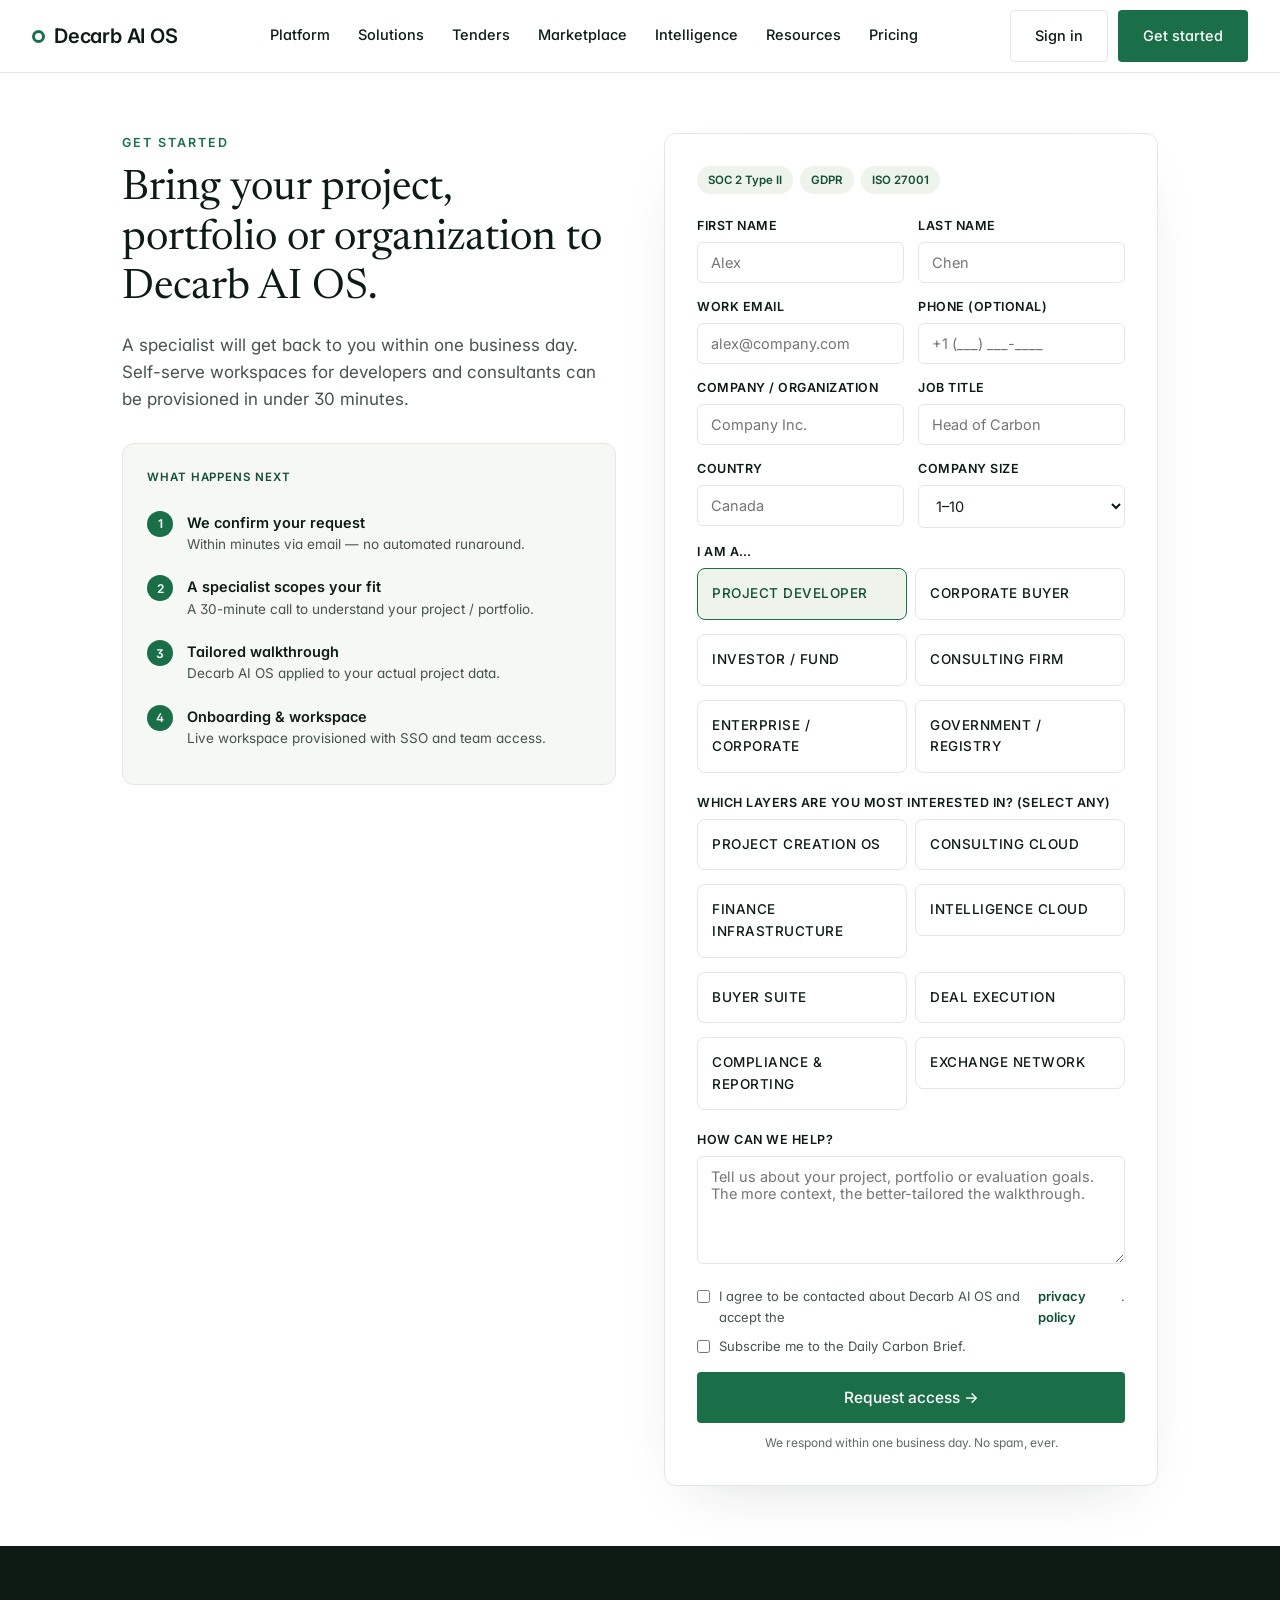
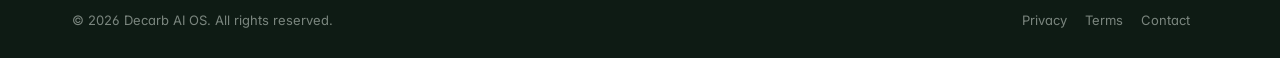
<file: signup.html>
<!DOCTYPE html>
<html lang="en">
<head>
<meta charset="UTF-8" />
<meta name="viewport" content="width=device-width, initial-scale=1.0" />
<title>Get started — Decarb AI OS</title>
<meta name="description" content="Request access to Decarb AI OS — the world's decarbonisation platform. AI-powered emissions strategy, carbon credit origination, bid management and environmental asset intelligence." />
<meta name="robots" content="index, follow" />
<link rel="canonical" href="https://decarbai.os/signup.html" />
<link rel="icon" href="data:image/svg+xml,%3Csvg xmlns='http://www.w3.org/2000/svg' viewBox='0 0 32 32'%3E%3Ccircle cx='16' cy='16' r='14' fill='%231A6F49'/%3E%3Ccircle cx='16' cy='16' r='6' fill='%23ffffff'/%3E%3C/svg%3E" />
<link rel="preconnect" href="https://fonts.googleapis.com"><link rel="preconnect" href="https://fonts.gstatic.com" crossorigin><link href="https://fonts.googleapis.com/css2?family=Inter:wght;500;600;700&family=Newsreader:opsz,wght..72,400;6..72,500;6..72,600&family=JetBrains+Mono:wght;500&display=swap" rel="stylesheet">
<link rel="stylesheet" href="styles.css" />
</head>
<body>

<nav class="topnav">
  <div class="wrap">
    <a class="logo" href="index.html"><span class="mk"></span> Decarb AI OS</a>
    <div class="navlinks">
      <div><a href="platform.html">Platform</a></div>
      <div><a href="solutions.html">Solutions</a></div>
      <div><a href="tenders.html">Tenders</a></div>
      <div><a href="marketplace.html">Marketplace</a></div>
      <div><a href="intelligence.html">Intelligence</a></div>
      <div><a href="resources.html">Resources</a></div>
      <div><a href="pricing.html">Pricing</a></div>
    </div>
    <div class="navbtns">
      <a class="btn btn-outline" href="login.html">Sign in</a>
      <a class="btn btn-primary" href="signup.html">Get started</a>
      <button class="mob-toggle" aria-label="Menu" aria-expanded="false"><svg class="burger" viewBox="0 0 24 24"><path d="M3 6h18M3 12h18M3 18h18"/></svg><svg class="x" viewBox="0 0 24 24"><path d="M6 6l12 12M18 6L6 18"/></svg></button>
    </div>
  </div>
</nav>

<section class="sec" style="padding:60px 0">
  <div class="wrap" style="max-width:1100px">
    <div class="grid-2" style="gap:48px;align-items:flex-start">

      <div>
        <div class="eyebrow">Get started</div>
        <h1 class="serif" style="font-size:42px;margin:12px 0 18px">Bring your project, portfolio or organization to Decarb AI OS.</h1>
        <p style="font-size:17px">A specialist will get back to you within one business day. Self-serve workspaces for developers and consultants can be provisioned in under 30 minutes.</p>

        <div style="margin-top:30px;padding:24px;background:var(--mist);border-radius:12px;border:1px solid var(--line)">
          <div style="font-size:11.5px;font-weight:600;letter-spacing:.08em;text-transform:uppercase;color:var(--green-d);margin-bottom:14px">What happens next</div>
          <ol style="list-style:none;counter-reset:steps">
            <li style="counter-increment:steps;padding:10px 0;display:flex;gap:14px;align-items:flex-start"><span style="width:26px;height:26px;border-radius:50%;background:var(--green);color:#fff;font-size:12px;display:flex;align-items:center;justify-content:center;font-weight:600;flex:none">1</span><div><div style="font-size:14.5px;font-weight:600;color:var(--ink)">We confirm your request</div><div style="font-size:13.5px;color:var(--slate)">Within minutes via email — no automated runaround.</div></div></li>
            <li style="counter-increment:steps;padding:10px 0;display:flex;gap:14px;align-items:flex-start"><span style="width:26px;height:26px;border-radius:50%;background:var(--green);color:#fff;font-size:12px;display:flex;align-items:center;justify-content:center;font-weight:600;flex:none">2</span><div><div style="font-size:14.5px;font-weight:600;color:var(--ink)">A specialist scopes your fit</div><div style="font-size:13.5px;color:var(--slate)">A 30-minute call to understand your project / portfolio.</div></div></li>
            <li style="counter-increment:steps;padding:10px 0;display:flex;gap:14px;align-items:flex-start"><span style="width:26px;height:26px;border-radius:50%;background:var(--green);color:#fff;font-size:12px;display:flex;align-items:center;justify-content:center;font-weight:600;flex:none">3</span><div><div style="font-size:14.5px;font-weight:600;color:var(--ink)">Tailored walkthrough</div><div style="font-size:13.5px;color:var(--slate)">Decarb AI OS applied to your actual project data.</div></div></li>
            <li style="counter-increment:steps;padding:10px 0;display:flex;gap:14px;align-items:flex-start"><span style="width:26px;height:26px;border-radius:50%;background:var(--green);color:#fff;font-size:12px;display:flex;align-items:center;justify-content:center;font-weight:600;flex:none">4</span><div><div style="font-size:14.5px;font-weight:600;color:var(--ink)">Onboarding &amp; workspace</div><div style="font-size:13.5px;color:var(--slate)">Live workspace provisioned with SSO and team access.</div></div></li>
          </ol>
        </div>

      </div>

      <div class="form-wrap">
        <div style="display:flex;gap:7px;margin-bottom:22px;flex-wrap:wrap">
          <span style="font-size:11.5px;font-weight:600;color:var(--green-d);background:var(--sage);padding:5px 11px;border-radius:20px">SOC 2 Type II</span>
          <span style="font-size:11.5px;font-weight:600;color:var(--green-d);background:var(--sage);padding:5px 11px;border-radius:20px">GDPR</span>
          <span style="font-size:11.5px;font-weight:600;color:var(--green-d);background:var(--sage);padding:5px 11px;border-radius:20px">ISO 27001</span>
        </div>
        <form>
          <div class="form-row">
            <div class="f"><label>First name</label><input name="first" placeholder="Alex" required></div>
            <div class="f"><label>Last name</label><input name="last" placeholder="Chen" required></div>
          </div>
          <div class="form-row">
            <div class="f"><label>Work email</label><input type="email" name="email" placeholder="alex@company.com" required></div>
            <div class="f"><label>Phone (optional)</label><input name="phone" placeholder="+1 (___) ___-____"></div>
          </div>
          <div class="form-row">
            <div class="f"><label>Company / organization</label><input name="company" placeholder="Company Inc." required></div>
            <div class="f"><label>Job title</label><input name="title" placeholder="Head of Carbon" required></div>
          </div>
          <div class="form-row">
            <div class="f"><label>Country</label><input name="country" placeholder="Canada" required></div>
            <div class="f"><label>Company size</label><select name="size"><option>1–10</option><option>11–50</option><option>51–200</option><option>201–1,000</option><option>1,000+</option></select></div>
          </div>
          <div class="f">
            <label>I am a…</label>
            <div class="choice-grid">
              <label class="choice"><input type="radio" name="role" value="developer" checked><span>Project developer</span></label>
              <label class="choice"><input type="radio" name="role" value="buyer"><span>Corporate buyer</span></label>
              <label class="choice"><input type="radio" name="role" value="investor"><span>Investor / fund</span></label>
              <label class="choice"><input type="radio" name="role" value="consultant"><span>Consulting firm</span></label>
              <label class="choice"><input type="radio" name="role" value="enterprise"><span>Enterprise / corporate</span></label>
              <label class="choice"><input type="radio" name="role" value="government"><span>Government / registry</span></label>
            </div>
          </div>
          <div class="f">
            <label>Which layers are you most interested in? (select any)</label>
            <div class="choice-grid">
              <label class="choice"><input type="checkbox" name="layers" value="project"><span>Project Creation OS</span></label>
              <label class="choice"><input type="checkbox" name="layers" value="consulting"><span>Consulting Cloud</span></label>
              <label class="choice"><input type="checkbox" name="layers" value="finance"><span>Finance Infrastructure</span></label>
              <label class="choice"><input type="checkbox" name="layers" value="intelligence"><span>Intelligence Cloud</span></label>
              <label class="choice"><input type="checkbox" name="layers" value="buyer"><span>Buyer Suite</span></label>
              <label class="choice"><input type="checkbox" name="layers" value="deal"><span>Deal Execution</span></label>
              <label class="choice"><input type="checkbox" name="layers" value="reporting"><span>Compliance &amp; Reporting</span></label>
              <label class="choice"><input type="checkbox" name="layers" value="exchange"><span>Exchange Network</span></label>
            </div>
          </div>
          <div class="f"><label>How can we help?</label><textarea name="message" placeholder="Tell us about your project, portfolio or evaluation goals. The more context, the better-tailored the walkthrough."></textarea></div>
          <label class="check"><input type="checkbox" required> I agree to be contacted about Decarb AI OS and accept the <a href="trust.html#privacy" style="color:var(--green-d);font-weight:600">privacy policy</a>.</label>
          <label class="check"><input type="checkbox"> Subscribe me to the Daily Carbon Brief.</label>
          <button class="btn btn-primary btn-lg" style="width:100%;margin-top:8px;border:0;cursor:pointer" type="submit">Request access →</button>
          <div style="font-size:12px;color:var(--muted);margin-top:10px;text-align:center">We respond within one business day. No spam, ever.</div>
        </form>
      </div>

    </div>
  </div>
</section>

<footer class="site">
  <div class="wrap">
    <div class="bottom" style="border:0;padding-top:0"><span>© 2026 Decarb AI OS. All rights reserved.</span><span class="links"><a href="trust.html#privacy">Privacy</a><a href="trust.html#terms">Terms</a><a href="contact.html">Contact</a></span></div>
  </div>
</footer>
<script src="app.js"></script>
</body>
</html>
</file>
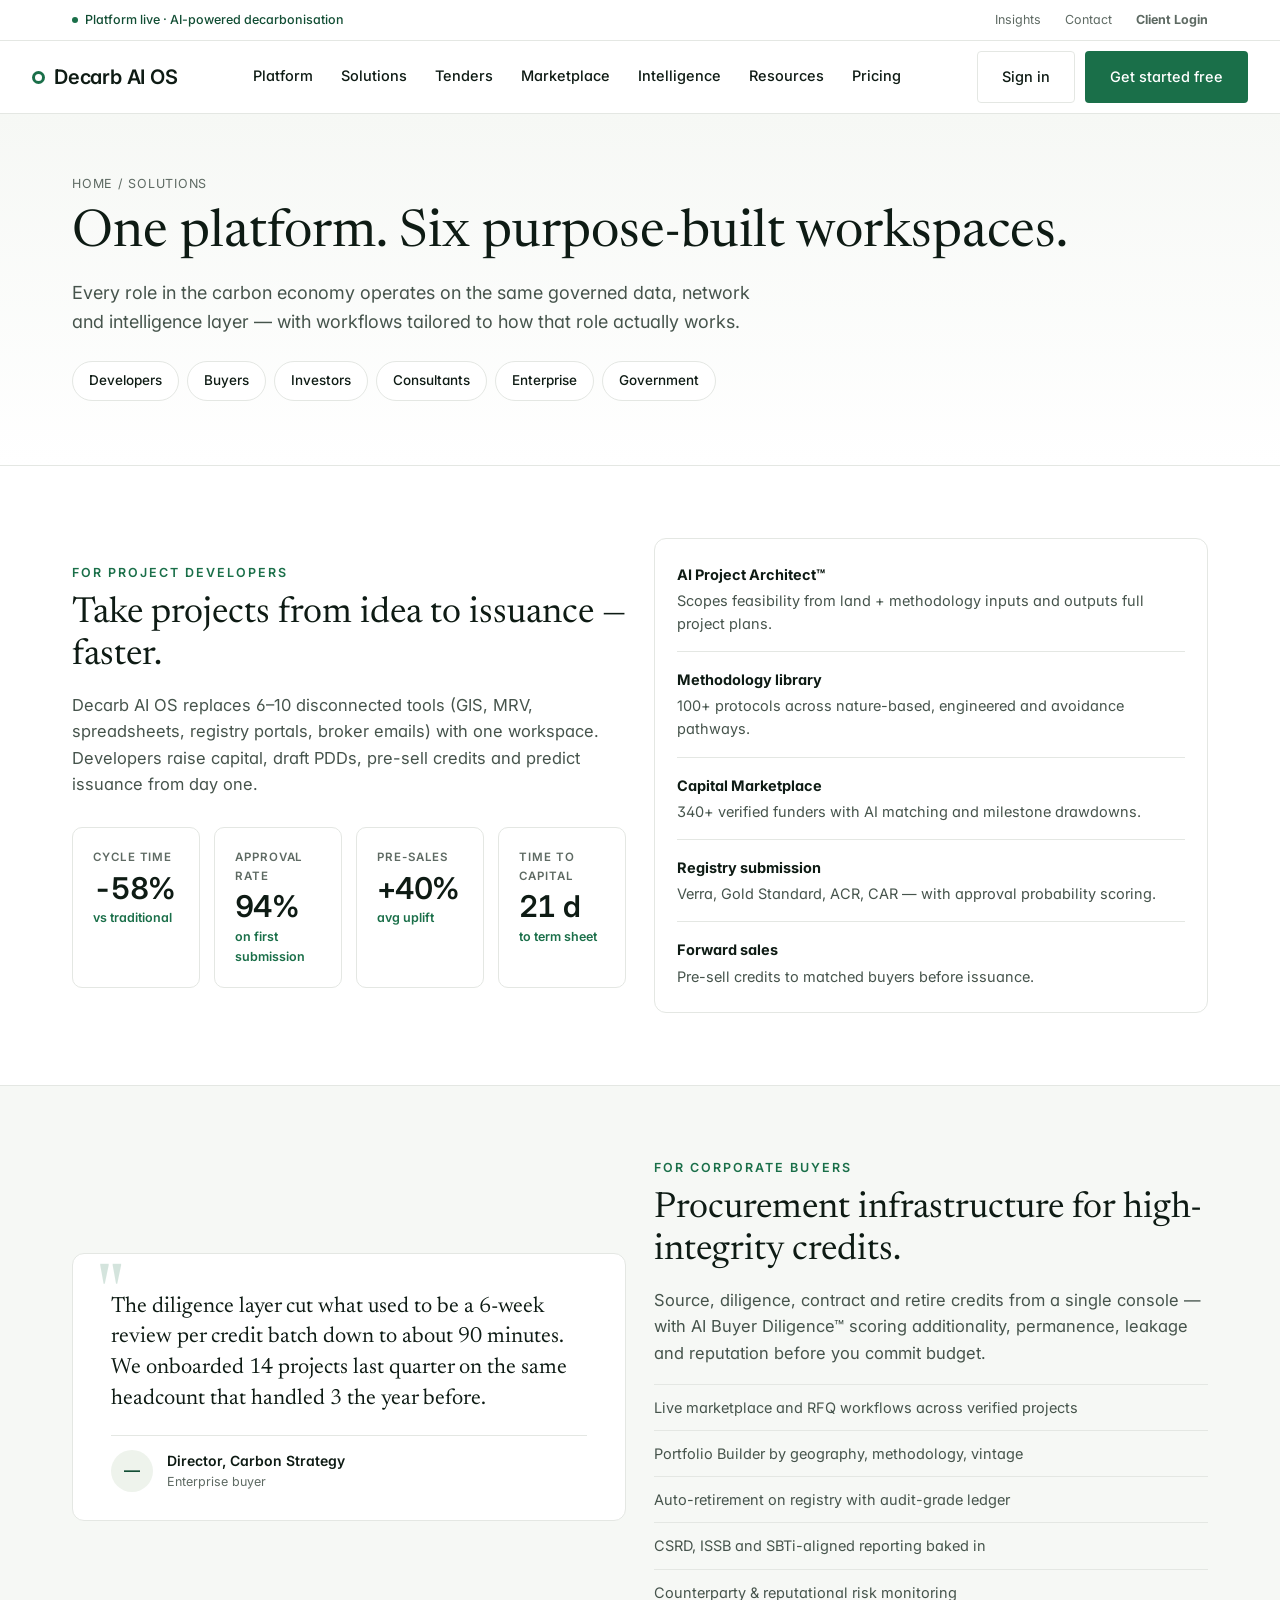
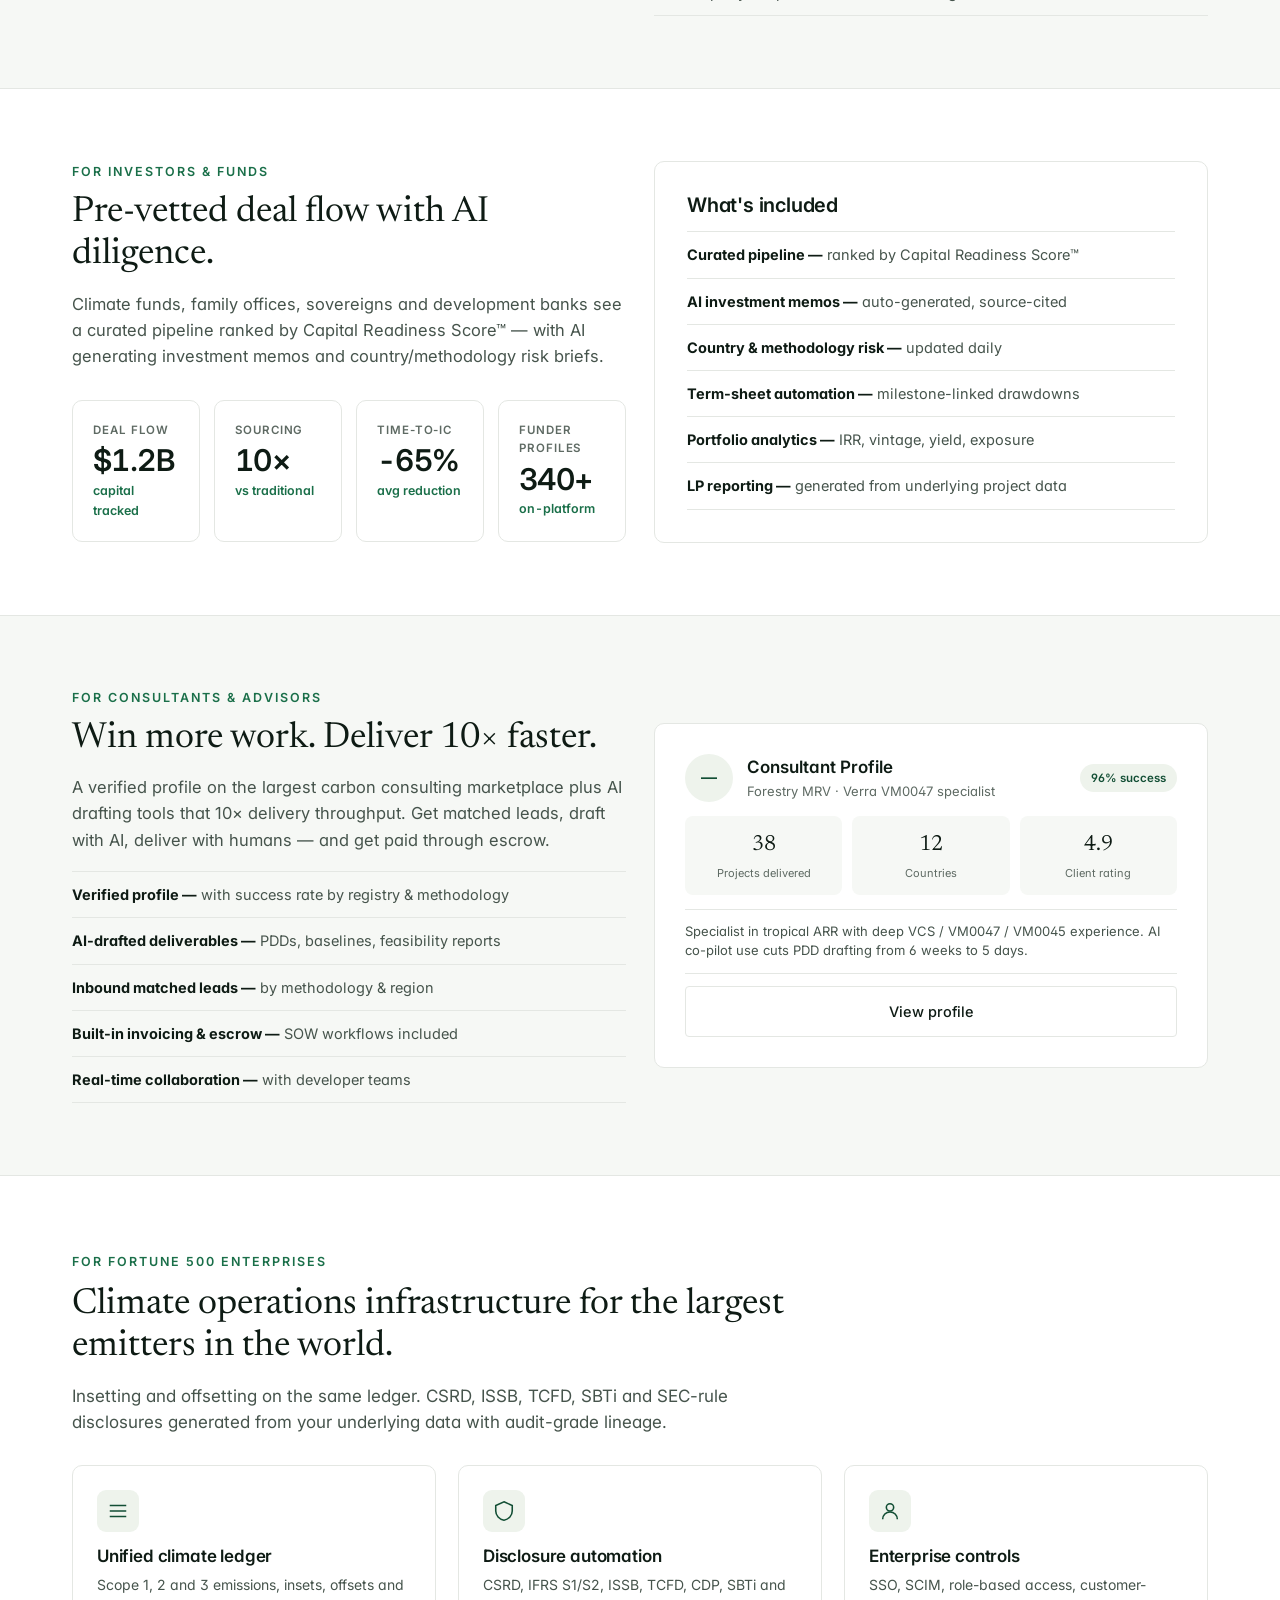
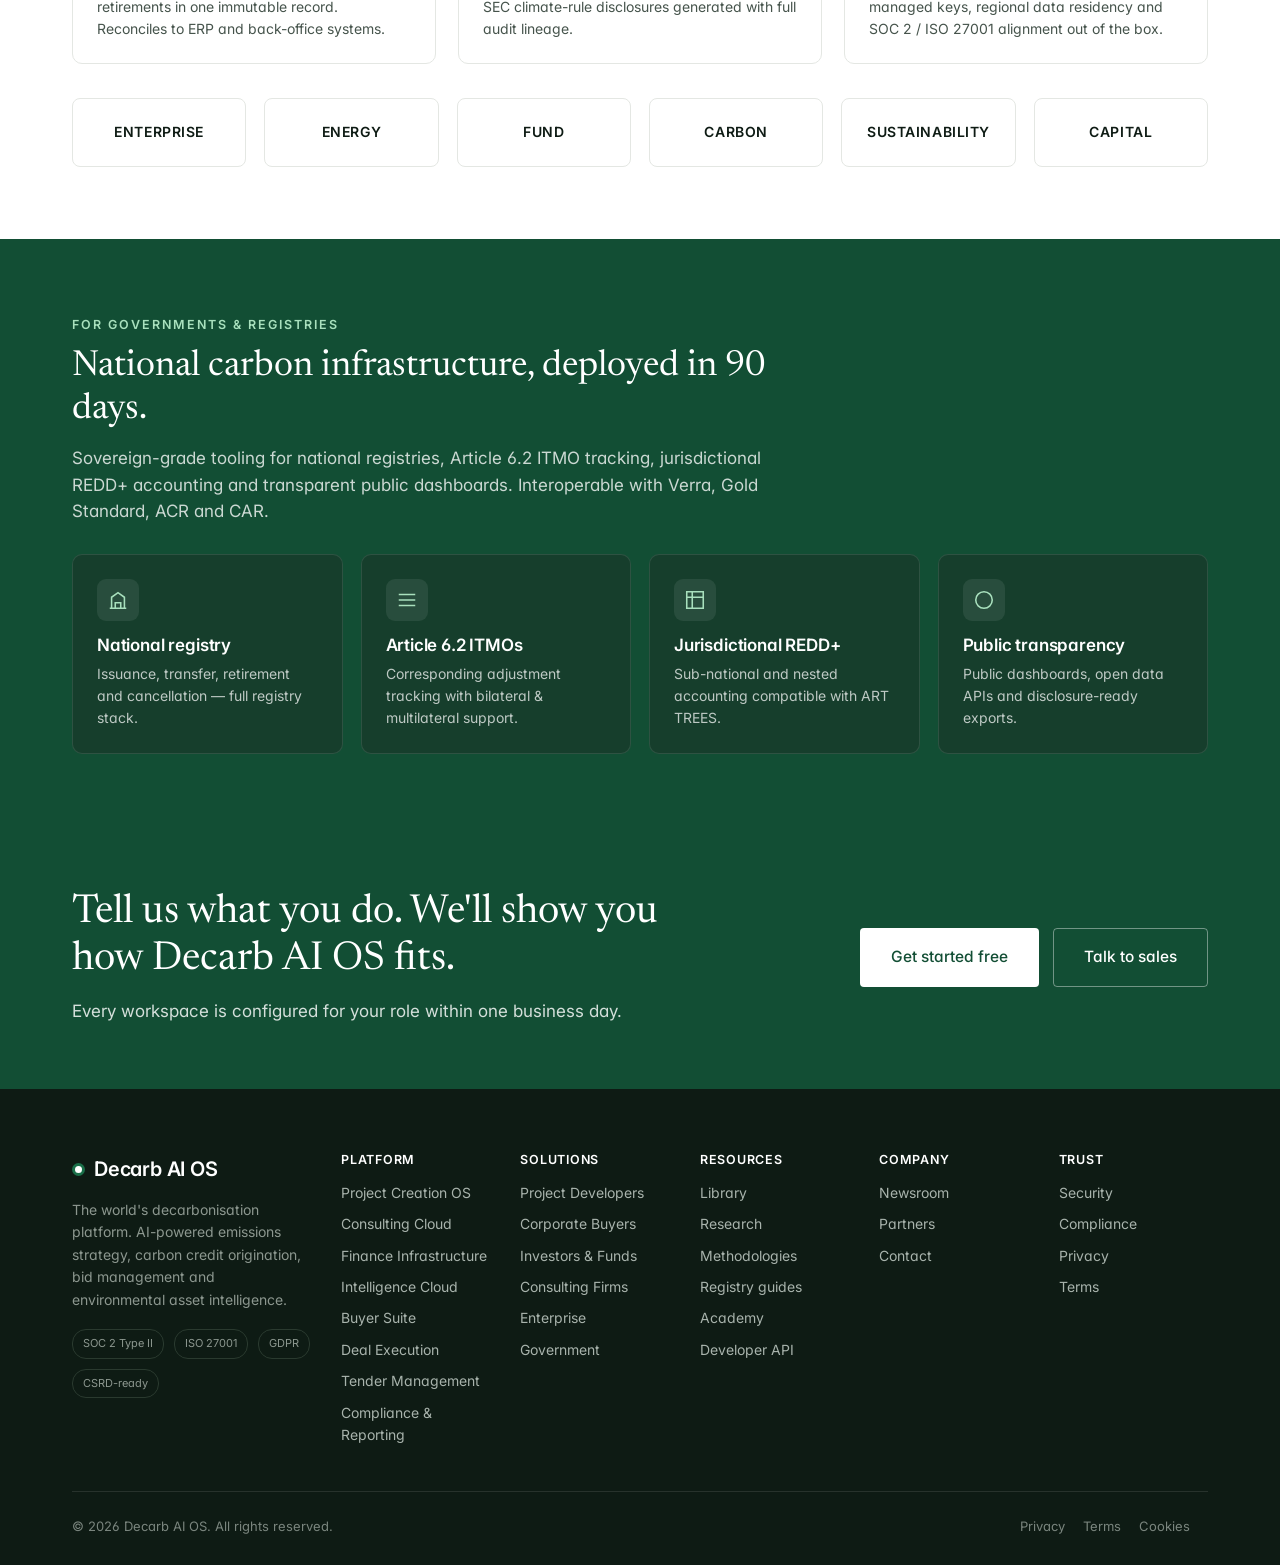
<file: solutions.html>
<!DOCTYPE html>
<html lang="en">
<head>
<meta charset="UTF-8" />
<meta name="viewport" content="width=device-width, initial-scale=1.0" />
<title>Solutions — Decarb AI OS for Developers, Buyers, Investors, Consultants, Enterprise &amp; Government</title>
<meta name="description" content="Role-specific workspaces on the Decarb AI OS platform. For project developers, corporate buyers, investors, consultants, Fortune 500 enterprises and governments — built on a single source of truth." />
<meta name="robots" content="index, follow" />
<link rel="canonical" href="https://decarbai.os/solutions.html" />
<link rel="icon" href="data:image/svg+xml,%3Csvg xmlns='http://www.w3.org/2000/svg' viewBox='0 0 32 32'%3E%3Ccircle cx='16' cy='16' r='14' fill='%231A6F49'/%3E%3Ccircle cx='16' cy='16' r='6' fill='%23ffffff'/%3E%3C/svg%3E" />
<link rel="preconnect" href="https://fonts.googleapis.com"><link rel="preconnect" href="https://fonts.gstatic.com" crossorigin><link href="https://fonts.googleapis.com/css2?family=Inter:wght;500;600;700&family=Newsreader:opsz,wght..72,400;6..72,500;6..72,600&family=JetBrains+Mono:wght;500&display=swap" rel="stylesheet">
<link rel="stylesheet" href="styles.css" />
</head>
<body>

<div class="util">
  <div class="wrap">
    <div class="left"><span class="live"><b></b> Platform live · AI-powered decarbonisation</span></div>
    <div class="right"><a href="resources.html">Insights</a><a href="contact.html">Contact</a><a href="login.html"><strong>Client Login</strong></a></div>
  </div>
</div>

<nav class="topnav">
  <div class="wrap">
    <a class="logo" href="index.html"><span class="mk"></span> Decarb AI OS</a>
    <div class="navlinks">
      <div><a href="platform.html">Platform</a></div>
      <div><a href="solutions.html">Solutions</a></div>
      <div><a href="tenders.html">Tenders</a></div>
      <div><a href="marketplace.html">Marketplace</a></div>
      <div><a href="intelligence.html">Intelligence</a></div>
      <div><a href="resources.html">Resources</a></div>
      <div><a href="pricing.html">Pricing</a></div>
    </div>
    <div class="navbtns">
      <a class="btn btn-outline" href="login.html">Sign in</a>
      <a class="btn btn-primary" href="signup.html">Get started free</a>
      <button class="mob-toggle" aria-label="Menu" aria-expanded="false"><svg class="burger" viewBox="0 0 24 24"><path d="M3 6h18M3 12h18M3 18h18"/></svg><svg class="x" viewBox="0 0 24 24"><path d="M6 6l12 12M18 6L6 18"/></svg></button>
    </div>
  </div>
</nav>

<section class="banner">
  <div class="wrap">
    <div class="crumbs"><a href="index.html">Home</a> / Solutions</div>
    <h1 class="serif">One platform. Six purpose-built workspaces.</h1>
    <p>Every role in the carbon economy operates on the same governed data, network and intelligence layer — with workflows tailored to how that role actually works.</p>
    <div class="pillnav">
      <a href="#developers">Developers</a>
      <a href="#buyers">Buyers</a>
      <a href="#investors">Investors</a>
      <a href="#consultants">Consultants</a>
      <a href="#enterprise">Enterprise</a>
      <a href="#government">Government</a>
    </div>
  </div>
</section>

<!-- Developers -->
<section class="sec" id="developers">
  <div class="wrap grid-2">
    <div>
      <div class="eyebrow">For project developers</div>
      <h2 class="serif" style="font-size:36px;margin:10px 0 14px">Take projects from idea to issuance — faster.</h2>
      <p style="font-size:16.5px">Decarb AI OS replaces 6–10 disconnected tools (GIS, MRV, spreadsheets, registry portals, broker emails) with one workspace. Developers raise capital, draft PDDs, pre-sell credits and predict issuance from day one.</p>
      <div class="mtiles">
        <div class="mtile"><div class="lab">Cycle time</div><div class="v">-58%</div><div class="d">vs traditional</div></div>
        <div class="mtile"><div class="lab">Approval rate</div><div class="v">94%</div><div class="d">on first submission</div></div>
        <div class="mtile"><div class="lab">Pre-sales</div><div class="v">+40%</div><div class="d">avg uplift</div></div>
        <div class="mtile"><div class="lab">Time to capital</div><div class="v">21 d</div><div class="d">to term sheet</div></div>
      </div>
    </div>
    <div>
      <ul style="list-style:none;background:#fff;border:1px solid var(--line);border-radius:12px;padding:8px 22px">
        <li style="padding:16px 0;border-bottom:1px solid var(--line);font-size:14.5px"><strong style="color:var(--ink);display:block;margin-bottom:3px">AI Project Architect™</strong>Scopes feasibility from land + methodology inputs and outputs full project plans.</li>
        <li style="padding:16px 0;border-bottom:1px solid var(--line);font-size:14.5px"><strong style="color:var(--ink);display:block;margin-bottom:3px">Methodology library</strong>100+ protocols across nature-based, engineered and avoidance pathways.</li>
        <li style="padding:16px 0;border-bottom:1px solid var(--line);font-size:14.5px"><strong style="color:var(--ink);display:block;margin-bottom:3px">Capital Marketplace</strong>340+ verified funders with AI matching and milestone drawdowns.</li>
        <li style="padding:16px 0;border-bottom:1px solid var(--line);font-size:14.5px"><strong style="color:var(--ink);display:block;margin-bottom:3px">Registry submission</strong>Verra, Gold Standard, ACR, CAR — with approval probability scoring.</li>
        <li style="padding:16px 0;font-size:14.5px"><strong style="color:var(--ink);display:block;margin-bottom:3px">Forward sales</strong>Pre-sell credits to matched buyers before issuance.</li>
      </ul>
    </div>
  </div>
</section>

<!-- Buyers -->
<section class="sec alt" id="buyers">
  <div class="wrap grid-2">
    <div class="quotebox" style="margin-bottom:0">
      <blockquote>The diligence layer cut what used to be a 6-week review per credit batch down to about 90 minutes. We onboarded 14 projects last quarter on the same headcount that handled 3 the year before.</blockquote>
      <div class="who"><div class="av">—</div><div><div class="n">Director, Carbon Strategy</div><div class="r">Enterprise buyer</div></div></div>
    </div>
    <div>
      <div class="eyebrow">For corporate buyers</div>
      <h2 class="serif" style="font-size:36px;margin:10px 0 14px">Procurement infrastructure for high-integrity credits.</h2>
      <p style="font-size:16.5px">Source, diligence, contract and retire credits from a single console — with AI Buyer Diligence™ scoring additionality, permanence, leakage and reputation before you commit budget.</p>
      <ul style="list-style:none;margin-top:18px">
        <li style="padding:11px 0;border-top:1px solid var(--line);font-size:14.5px;color:var(--slate)">Live marketplace and RFQ workflows across verified projects</li>
        <li style="padding:11px 0;border-top:1px solid var(--line);font-size:14.5px;color:var(--slate)">Portfolio Builder by geography, methodology, vintage</li>
        <li style="padding:11px 0;border-top:1px solid var(--line);font-size:14.5px;color:var(--slate)">Auto-retirement on registry with audit-grade ledger</li>
        <li style="padding:11px 0;border-top:1px solid var(--line);font-size:14.5px;color:var(--slate)">CSRD, ISSB and SBTi-aligned reporting baked in</li>
        <li style="padding:11px 0;border-top:1px solid var(--line);border-bottom:1px solid var(--line);font-size:14.5px;color:var(--slate)">Counterparty &amp; reputational risk monitoring</li>
      </ul>
    </div>
  </div>
</section>

<!-- Investors -->
<section class="sec" id="investors">
  <div class="wrap grid-2">
    <div>
      <div class="eyebrow">For investors &amp; funds</div>
      <h2 class="serif" style="font-size:36px;margin:10px 0 14px">Pre-vetted deal flow with AI diligence.</h2>
      <p style="font-size:16.5px">Climate funds, family offices, sovereigns and development banks see a curated pipeline ranked by Capital Readiness Score™ — with AI generating investment memos and country/methodology risk briefs.</p>
      <div class="mtiles">
        <div class="mtile"><div class="lab">Deal flow</div><div class="v">$1.2B</div><div class="d">capital tracked</div></div>
        <div class="mtile"><div class="lab">Sourcing</div><div class="v">10×</div><div class="d">vs traditional</div></div>
        <div class="mtile"><div class="lab">Time-to-IC</div><div class="v">-65%</div><div class="d">avg reduction</div></div>
        <div class="mtile"><div class="lab">Funder profiles</div><div class="v">340+</div><div class="d">on-platform</div></div>
      </div>
    </div>
    <div class="card" style="padding:32px">
      <h3 style="font-size:20px;margin-bottom:14px">What's included</h3>
      <ul style="list-style:none">
        <li style="padding:11px 0;border-top:1px solid var(--line);font-size:14.5px"><strong style="color:var(--ink)">Curated pipeline —</strong> ranked by Capital Readiness Score™</li>
        <li style="padding:11px 0;border-top:1px solid var(--line);font-size:14.5px"><strong style="color:var(--ink)">AI investment memos —</strong> auto-generated, source-cited</li>
        <li style="padding:11px 0;border-top:1px solid var(--line);font-size:14.5px"><strong style="color:var(--ink)">Country &amp; methodology risk —</strong> updated daily</li>
        <li style="padding:11px 0;border-top:1px solid var(--line);font-size:14.5px"><strong style="color:var(--ink)">Term-sheet automation —</strong> milestone-linked drawdowns</li>
        <li style="padding:11px 0;border-top:1px solid var(--line);font-size:14.5px"><strong style="color:var(--ink)">Portfolio analytics —</strong> IRR, vintage, yield, exposure</li>
        <li style="padding:11px 0;border-top:1px solid var(--line);border-bottom:1px solid var(--line);font-size:14.5px"><strong style="color:var(--ink)">LP reporting —</strong> generated from underlying project data</li>
      </ul>
    </div>
  </div>
</section>

<!-- Consultants -->
<section class="sec alt" id="consultants">
  <div class="wrap grid-2">
    <div>
      <div class="eyebrow">For consultants &amp; advisors</div>
      <h2 class="serif" style="font-size:36px;margin:10px 0 14px">Win more work. Deliver 10× faster.</h2>
      <p style="font-size:16.5px">A verified profile on the largest carbon consulting marketplace plus AI drafting tools that 10× delivery throughput. Get matched leads, draft with AI, deliver with humans — and get paid through escrow.</p>
      <ul style="list-style:none;margin-top:18px">
        <li style="padding:11px 0;border-top:1px solid var(--line);font-size:14.5px"><strong style="color:var(--ink)">Verified profile —</strong> with success rate by registry &amp; methodology</li>
        <li style="padding:11px 0;border-top:1px solid var(--line);font-size:14.5px"><strong style="color:var(--ink)">AI-drafted deliverables —</strong> PDDs, baselines, feasibility reports</li>
        <li style="padding:11px 0;border-top:1px solid var(--line);font-size:14.5px"><strong style="color:var(--ink)">Inbound matched leads —</strong> by methodology &amp; region</li>
        <li style="padding:11px 0;border-top:1px solid var(--line);font-size:14.5px"><strong style="color:var(--ink)">Built-in invoicing &amp; escrow —</strong> SOW workflows included</li>
        <li style="padding:11px 0;border-top:1px solid var(--line);border-bottom:1px solid var(--line);font-size:14.5px"><strong style="color:var(--ink)">Real-time collaboration —</strong> with developer teams</li>
      </ul>
    </div>
    <div>
      <div class="card" style="padding:30px">
        <div style="display:flex;gap:14px;align-items:center;margin-bottom:14px">
          <div style="width:48px;height:48px;border-radius:50%;background:var(--sage);display:flex;align-items:center;justify-content:center;color:var(--green-d);font-weight:600">—</div>
          <div>
            <div style="font-size:17px;font-weight:600;color:var(--ink)">Consultant Profile</div>
            <div style="font-size:13px;color:var(--muted)">Forestry MRV · Verra VM0047 specialist</div>
          </div>
          <span class="chip" style="margin-left:auto;font-size:11.5px;font-weight:600;color:var(--green-d);background:var(--sage);padding:5px 11px;border-radius:20px">96% success</span>
        </div>
        <div style="display:grid;grid-template-columns:repeat(3,1fr);gap:10px;margin:14px 0">
          <div style="text-align:center;padding:12px;background:var(--mist);border-radius:8px"><div style="font-family:var(--serif);font-size:22px;color:var(--ink)">38</div><div style="font-size:11px;color:var(--muted);margin-top:2px">Projects delivered</div></div>
          <div style="text-align:center;padding:12px;background:var(--mist);border-radius:8px"><div style="font-family:var(--serif);font-size:22px;color:var(--ink)">12</div><div style="font-size:11px;color:var(--muted);margin-top:2px">Countries</div></div>
          <div style="text-align:center;padding:12px;background:var(--mist);border-radius:8px"><div style="font-family:var(--serif);font-size:22px;color:var(--ink)">4.9</div><div style="font-size:11px;color:var(--muted);margin-top:2px">Client rating</div></div>
        </div>
        <div style="font-size:13px;color:var(--slate);line-height:1.5;padding:12px 0;border-top:1px solid var(--line);border-bottom:1px solid var(--line);margin:8px 0">
          Specialist in tropical ARR with deep VCS / VM0047 / VM0045 experience. AI co-pilot use cuts PDD drafting from 6 weeks to 5 days.
        </div>
        <a class="btn btn-outline" style="width:100%;text-align:center;margin-top:12px;display:block" href="#">View profile</a>
      </div>
    </div>
  </div>
</section>

<!-- Enterprise -->
<section class="sec" id="enterprise">
  <div class="wrap">
    <div class="sec-head">
      <div class="eyebrow">For Fortune 500 enterprises</div>
      <h2 class="serif" style="font-size:36px;margin:10px 0 14px">Climate operations infrastructure for the largest emitters in the world.</h2>
      <p>Insetting and offsetting on the same ledger. CSRD, ISSB, TCFD, SBTi and SEC-rule disclosures generated from your underlying data with audit-grade lineage.</p>
    </div>
    <div class="grid-3" style="margin-top:30px">
      <div class="card">
        <div class="ic"><svg viewBox="0 0 24 24"><path d="M3 12h18M3 6h18M3 18h18"/></svg></div>
        <h3>Unified climate ledger</h3>
        <p>Scope 1, 2 and 3 emissions, insets, offsets and retirements in one immutable record. Reconciles to ERP and back-office systems.</p>
      </div>
      <div class="card">
        <div class="ic"><svg viewBox="0 0 24 24"><path d="M12 2l9 4v6c0 5-3.8 9-9 10-5.2-1-9-5-9-10V6z"/></svg></div>
        <h3>Disclosure automation</h3>
        <p>CSRD, IFRS S1/S2, ISSB, TCFD, CDP, SBTi and SEC climate-rule disclosures generated with full audit lineage.</p>
      </div>
      <div class="card">
        <div class="ic"><svg viewBox="0 0 24 24"><circle cx="12" cy="8" r="4"/><path d="M4 21c0-4.4 3.6-8 8-8s8 3.6 8 8"/></svg></div>
        <h3>Enterprise controls</h3>
        <p>SSO, SCIM, role-based access, customer-managed keys, regional data residency and SOC 2 / ISO 27001 alignment out of the box.</p>
      </div>
    </div>
    <div class="logoscloud" style="margin-top:34px">
      <div>ENTERPRISE</div><div>ENERGY</div><div>FUND</div><div>CARBON</div><div>SUSTAINABILITY</div><div>CAPITAL</div>
    </div>
  </div>
</section>

<!-- Government -->
<section class="sec deep" id="government">
  <div class="wrap">
    <div class="sec-head">
      <div class="eyebrow" style="color:#A8E0BD">For governments &amp; registries</div>
      <h2 class="serif" style="font-size:36px;margin:10px 0 14px">National carbon infrastructure, deployed in 90 days.</h2>
      <p>Sovereign-grade tooling for national registries, Article 6.2 ITMO tracking, jurisdictional REDD+ accounting and transparent public dashboards. Interoperable with Verra, Gold Standard, ACR and CAR.</p>
    </div>
    <div class="grid-4" style="margin-top:30px">
      <div class="card" style="background:#163E2C;border-color:rgba(255,255,255,.1)">
        <div class="ic" style="background:rgba(255,255,255,.08);color:#A8E0BD"><svg viewBox="0 0 24 24"><path d="M3 21h18M5 21V9l7-5 7 5v12M9 21v-6h6v6"/></svg></div>
        <h3 style="color:#fff">National registry</h3>
        <p style="color:rgba(255,255,255,.72)">Issuance, transfer, retirement and cancellation — full registry stack.</p>
      </div>
      <div class="card" style="background:#163E2C;border-color:rgba(255,255,255,.1)">
        <div class="ic" style="background:rgba(255,255,255,.08);color:#A8E0BD"><svg viewBox="0 0 24 24"><path d="M3 12h18M3 6h18M3 18h18"/></svg></div>
        <h3 style="color:#fff">Article 6.2 ITMOs</h3>
        <p style="color:rgba(255,255,255,.72)">Corresponding adjustment tracking with bilateral &amp; multilateral support.</p>
      </div>
      <div class="card" style="background:#163E2C;border-color:rgba(255,255,255,.1)">
        <div class="ic" style="background:rgba(255,255,255,.08);color:#A8E0BD"><svg viewBox="0 0 24 24"><path d="M3 3h18v18H3zM3 9h18M9 3v18"/></svg></div>
        <h3 style="color:#fff">Jurisdictional REDD+</h3>
        <p style="color:rgba(255,255,255,.72)">Sub-national and nested accounting compatible with ART TREES.</p>
      </div>
      <div class="card" style="background:#163E2C;border-color:rgba(255,255,255,.1)">
        <div class="ic" style="background:rgba(255,255,255,.08);color:#A8E0BD"><svg viewBox="0 0 24 24"><circle cx="12" cy="12" r="9"/></svg></div>
        <h3 style="color:#fff">Public transparency</h3>
        <p style="color:rgba(255,255,255,.72)">Public dashboards, open data APIs and disclosure-ready exports.</p>
      </div>
    </div>
  </div>
</section>

<section class="ctaband">
  <div class="wrap grid">
    <div>
      <h2 class="serif">Tell us what you do. We'll show you how Decarb AI OS fits.</h2>
      <p>Every workspace is configured for your role within one business day.</p>
    </div>
    <div class="right">
      <a class="btn btn-light btn-lg" href="signup.html">Get started free</a>
      <a class="btn btn-outline btn-lg" href="contact.html" style="color:#fff;border-color:rgba(255,255,255,.4)">Talk to sales</a>
    </div>
  </div>
</section>

<footer class="site">
  <div class="wrap">
    <div class="cols">
      <div>
        <a class="logo" href="index.html"><span class="mk"></span> Decarb AI OS</a>
        <p class="fnote">The world's decarbonisation platform. AI-powered emissions strategy, carbon credit origination, bid management and environmental asset intelligence.</p>
        <div class="badges"><span>SOC 2 Type II</span><span>ISO 27001</span><span>GDPR</span><span>CSRD-ready</span></div>
      </div>
      <div><h4>Platform</h4><ul><li><a href="platform.html#project-os">Project Creation OS</a></li><li><a href="platform.html#consulting">Consulting Cloud</a></li><li><a href="platform.html#finance">Finance Infrastructure</a></li><li><a href="platform.html#intelligence">Intelligence Cloud</a></li><li><a href="platform.html#buyer-suite">Buyer Suite</a></li><li><a href="platform.html#deal-room">Deal Execution</a></li><li><a href="tenders.html">Tender Management</a></li><li><a href="platform.html#compliance">Compliance &amp; Reporting</a></li></ul></div>
      <div><h4>Solutions</h4><ul><li><a href="solutions.html#developers">Project Developers</a></li><li><a href="solutions.html#buyers">Corporate Buyers</a></li><li><a href="solutions.html#investors">Investors &amp; Funds</a></li><li><a href="solutions.html#consultants">Consulting Firms</a></li><li><a href="solutions.html#enterprise">Enterprise</a></li><li><a href="solutions.html#government">Government</a></li></ul></div>
      <div><h4>Resources</h4><ul><li><a href="resources.html">Library</a></li><li><a href="resources.html#research">Research</a></li><li><a href="resources.html#methodologies">Methodologies</a></li><li><a href="resources.html#registries">Registry guides</a></li><li><a href="resources.html#academy">Academy</a></li><li><a href="resources.html#api">Developer API</a></li></ul></div>
      <div><h4>Company</h4><ul><li><a href="resources.html#research">Newsroom</a></li><li><a href="signup.html">Partners</a></li><li><a href="contact.html">Contact</a></li></ul></div>
      <div><h4>Trust</h4><ul><li><a href="trust.html">Security</a></li><li><a href="trust.html#compliance">Compliance</a></li><li><a href="trust.html#privacy">Privacy</a></li><li><a href="trust.html#terms">Terms</a></li></ul></div>
    </div>
    <div class="bottom"><span>&copy; 2026 Decarb AI OS. All rights reserved.</span><span class="links"><a href="trust.html#privacy">Privacy</a><a href="trust.html#terms">Terms</a><a href="trust.html#cookies">Cookies</a></span></div>
  </div>
</footer>
<script src="app.js"></script>
</body>
</html>
</file>
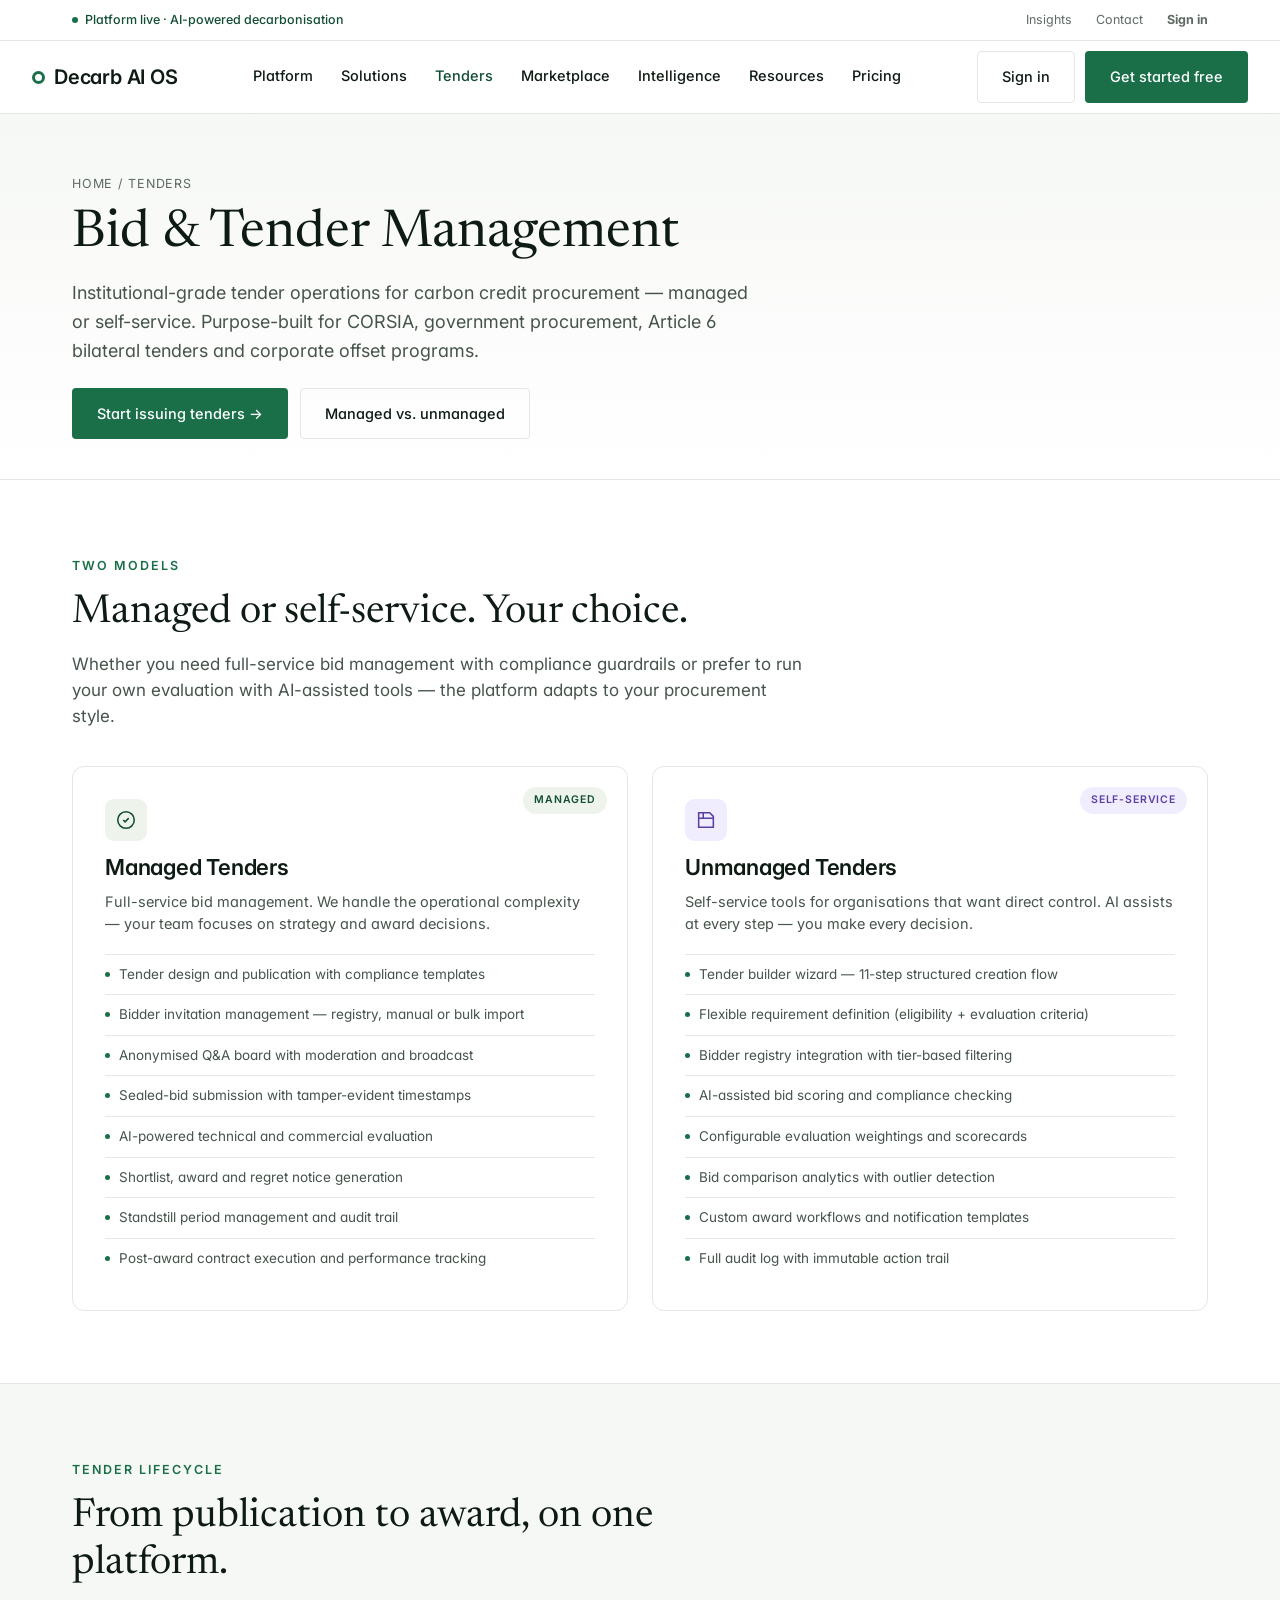
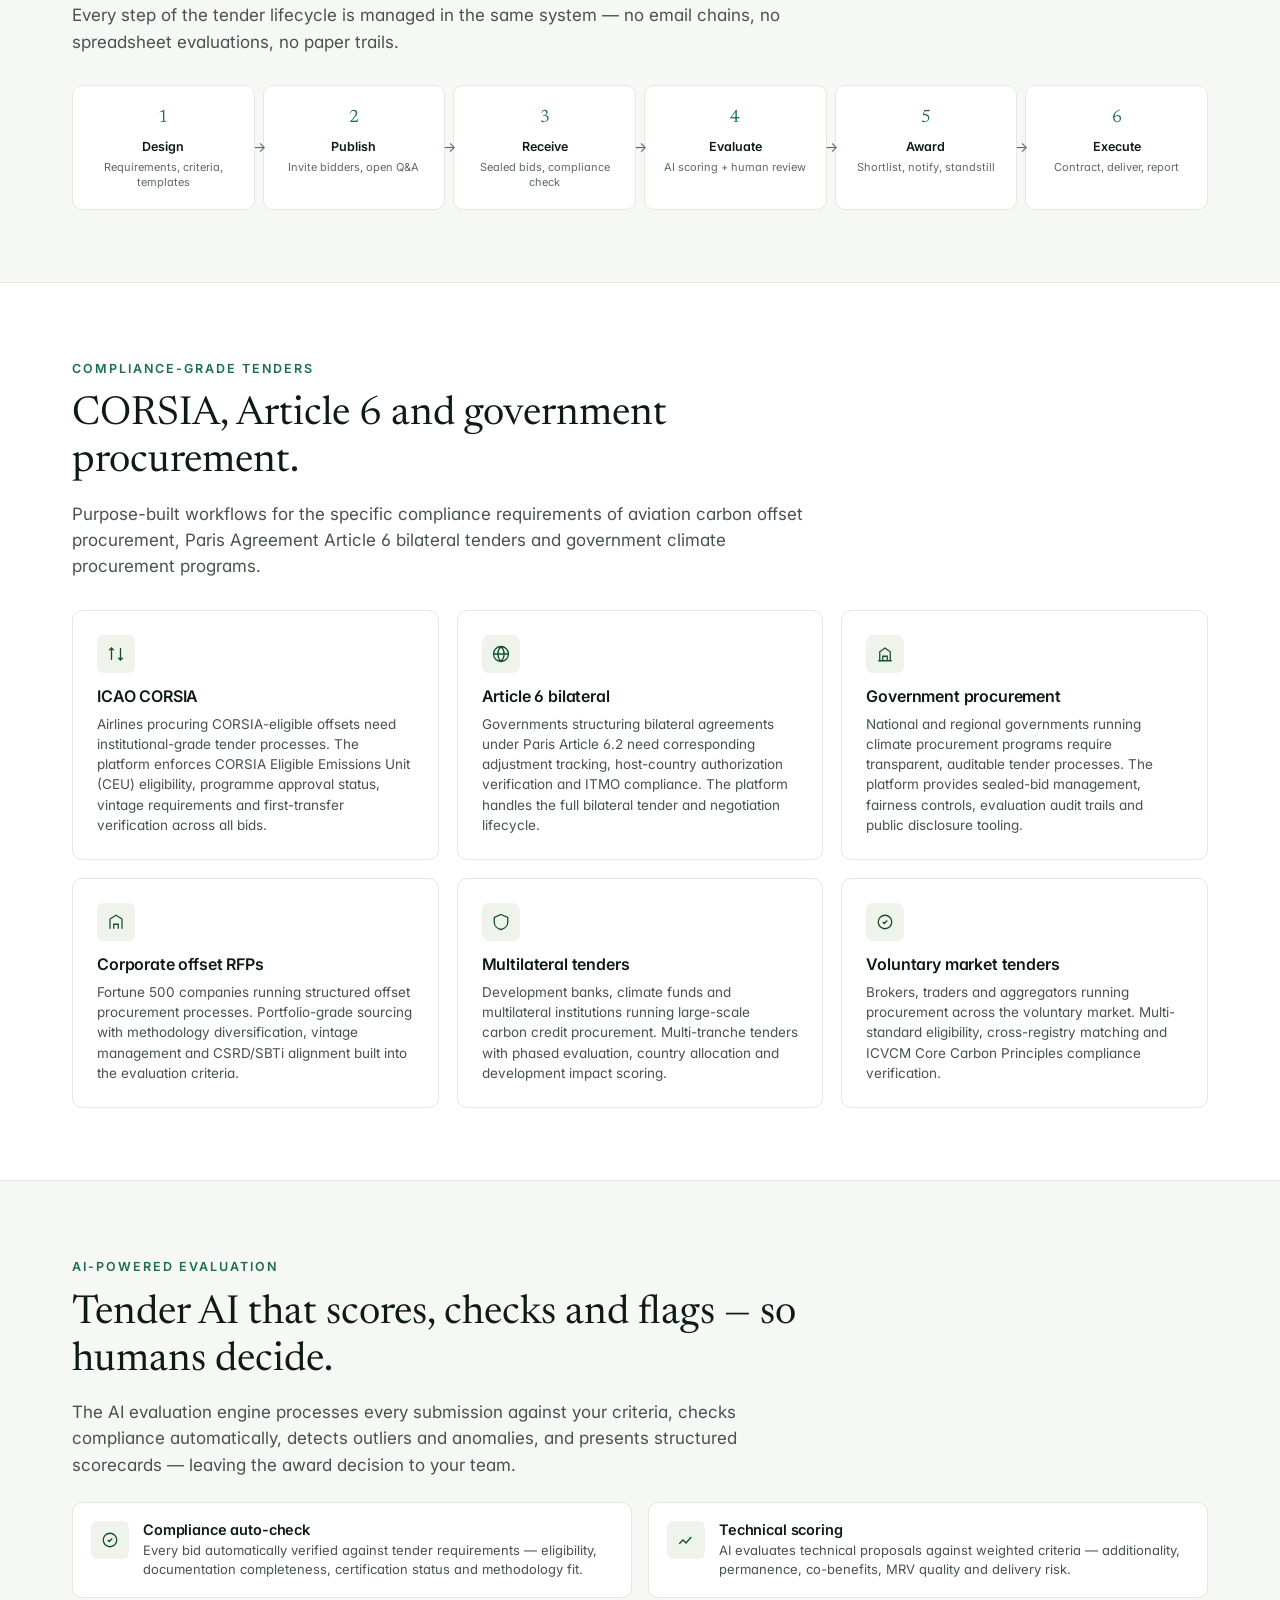
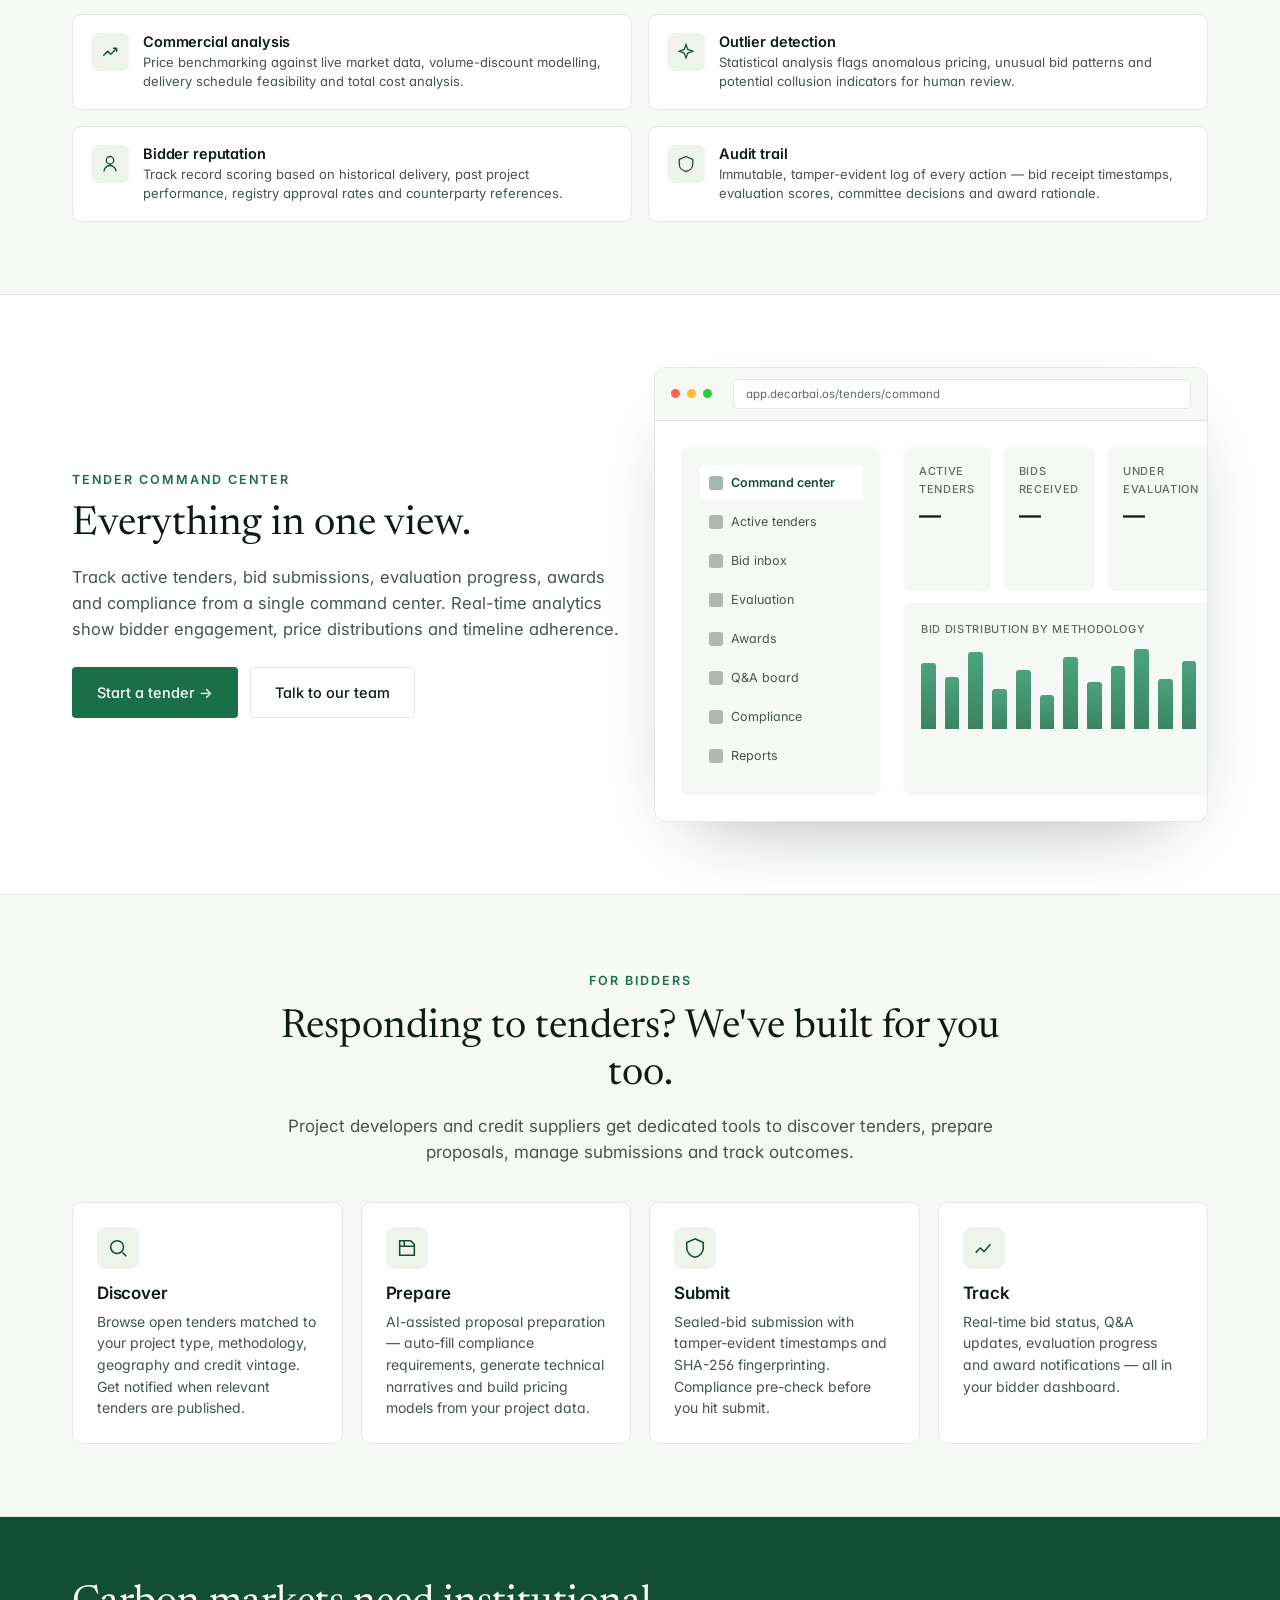
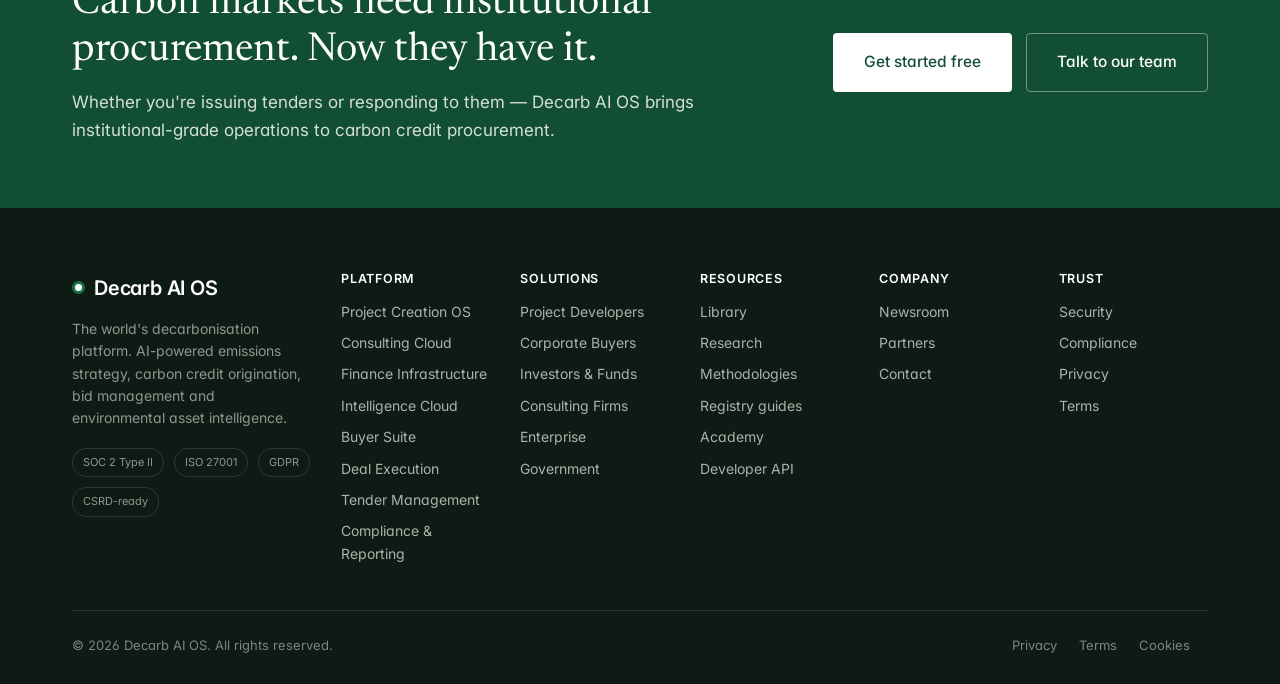
<file: tenders.html>
<!DOCTYPE html>
<html lang="en">
<head>
<meta charset="UTF-8" />
<meta name="viewport" content="width=device-width, initial-scale=1.0" />
<title>Bid &amp; Tender Management — Decarb AI OS</title>
<meta name="description" content="Institutional-grade bid and tender management for carbon credit procurement. Managed and unmanaged tenders for CORSIA, government procurement, Article 6 and corporate offset programs." />
<meta name="keywords" content="carbon tender management, CORSIA tenders, carbon bid management, carbon credit procurement, carbon RFP, emissions tender, environmental asset procurement, carbon auction, bid evaluation AI" />
<meta name="robots" content="index, follow" />
<link rel="canonical" href="https://decarbai.os/tenders.html" />
<link rel="icon" href="data:image/svg+xml,%3Csvg xmlns='http://www.w3.org/2000/svg' viewBox='0 0 32 32'%3E%3Ccircle cx='16' cy='16' r='14' fill='%231A6F49'/%3E%3Ccircle cx='16' cy='16' r='6' fill='%23ffffff'/%3E%3C/svg%3E" />
<link rel="preconnect" href="https://fonts.googleapis.com"><link rel="preconnect" href="https://fonts.gstatic.com" crossorigin><link href="https://fonts.googleapis.com/css2?family=Inter:wght;500;600;700&family=Newsreader:opsz,wght..72,400;6..72,500;6..72,600&family=JetBrains+Mono:wght;500&display=swap" rel="stylesheet">
<link rel="stylesheet" href="styles.css" />
<style>
.tender-types{display:grid;grid-template-columns:1fr 1fr;gap:24px;margin-top:36px}
.tender-type{background:#fff;border:1px solid var(--line);border-radius:12px;padding:32px;transition:.18s;position:relative;overflow:hidden}
.tender-type:hover{border-color:var(--green);transform:translateY(-3px);box-shadow:0 22px 50px -30px rgba(14,27,20,.4)}
.tender-type .badge-t{position:absolute;top:20px;right:20px;font-size:10.5px;font-weight:600;letter-spacing:.08em;text-transform:uppercase;padding:5px 11px;border-radius:14px}
.tender-type .badge-t.managed{background:var(--sage);color:var(--green-d)}
.tender-type .badge-t.self{background:#F0EDFF;color:#5B3FA1}
.tender-type h3{font-size:22px;margin:14px 0 10px}
.tender-type p{font-size:14.5px;color:var(--slate);line-height:1.55}
.tender-type ul{list-style:none;margin:18px 0 0;padding:0}
.tender-type li{padding:9px 0;border-top:1px solid var(--line);font-size:13.5px;color:var(--slate);display:flex;gap:9px;align-items:flex-start}
.tender-type li::before{content:'';width:5px;height:5px;border-radius:50%;background:var(--green);margin-top:8px;flex:none}
.flow-grid{display:grid;grid-template-columns:repeat(6,1fr);gap:8px;margin-top:30px}
.flow-step{background:#fff;border:1px solid var(--line);border-radius:10px;padding:18px 14px;text-align:center;position:relative}
.flow-step::after{content:'→';position:absolute;right:-12px;top:50%;transform:translateY(-50%);color:var(--muted);font-size:14px;z-index:1}
.flow-step:last-child::after{display:none}
.flow-step .n{font-family:var(--serif);font-size:18px;color:var(--green)}
.flow-step .t{font-size:12.5px;font-weight:600;color:var(--ink);margin-top:4px}
.flow-step .d{font-size:11px;color:var(--muted);margin-top:3px;line-height:1.4}
.corsia-grid{display:grid;grid-template-columns:1fr 1fr 1fr;gap:18px;margin-top:30px}
.corsia-card{background:#fff;border:1px solid var(--line);border-radius:10px;padding:24px;transition:.18s}
.corsia-card:hover{border-color:var(--green);transform:translateY(-2px)}
.corsia-card h4{font-size:16px;margin-bottom:8px}
.corsia-card p{font-size:13.5px;color:var(--slate);line-height:1.5}
.eval-features{display:grid;grid-template-columns:1fr 1fr;gap:16px;margin-top:24px}
.eval-feat{display:flex;gap:14px;padding:18px;background:#fff;border:1px solid var(--line);border-radius:10px}
.eval-feat .ic{width:38px;height:38px;border-radius:7px;background:var(--sage);display:flex;align-items:center;justify-content:center;color:var(--green-d);flex:none}
.eval-feat .ic svg{width:18px;height:18px;fill:none;stroke:currentColor;stroke-width:1.7}
.eval-feat h4{font-size:14.5px;margin-bottom:3px}
.eval-feat p{font-size:13px;color:var(--slate);line-height:1.45}
@media(max-width:980px){
  .tender-types,.eval-features{grid-template-columns:1fr}
  .flow-grid{grid-template-columns:1fr 1fr 1fr}
  .flow-step::after{display:none}
  .corsia-grid{grid-template-columns:1fr}
}
@media(max-width:560px){
  .flow-grid{grid-template-columns:1fr 1fr}
  .corsia-grid{grid-template-columns:1fr}
}
</style>
</head>
<body>

<!-- Utility bar -->
<div class="util">
  <div class="wrap">
    <div class="left">
      <span class="live"><b></b> Platform live · AI-powered decarbonisation</span>
    </div>
    <div class="right">
      <a href="resources.html">Insights</a>
      <a href="contact.html">Contact</a>
      <a href="login.html"><strong>Sign in</strong></a>
    </div>
  </div>
</div>

<!-- Main nav -->
<nav class="topnav">
  <div class="wrap">
    <a class="logo" href="index.html"><span class="mk"></span> Decarb AI OS</a>
    <div class="navlinks">
      <div><a href="platform.html">Platform</a></div>
      <div><a href="solutions.html">Solutions</a></div>
      <div><a href="tenders.html" style="color:var(--green-d)">Tenders</a></div>
      <div><a href="marketplace.html">Marketplace</a></div>
      <div><a href="intelligence.html">Intelligence</a></div>
      <div><a href="resources.html">Resources</a></div>
      <div><a href="pricing.html">Pricing</a></div>
    </div>
    <div class="navbtns">
      <a class="btn btn-outline" href="login.html">Sign in</a>
      <a class="btn btn-primary" href="signup.html">Get started free</a>
      <button class="mob-toggle" aria-label="Menu" aria-expanded="false"><svg class="burger" viewBox="0 0 24 24"><path d="M3 6h18M3 12h18M3 18h18"/></svg><svg class="x" viewBox="0 0 24 24"><path d="M6 6l12 12M18 6L6 18"/></svg></button>
    </div>
  </div>
</nav>

<!-- Banner -->
<section class="banner">
  <div class="wrap">
    <div class="crumbs"><a href="index.html">Home</a> / Tenders</div>
    <h1 class="serif">Bid &amp; Tender Management</h1>
    <p>Institutional-grade tender operations for carbon credit procurement — managed or self-service. Purpose-built for CORSIA, government procurement, Article 6 bilateral tenders and corporate offset programs.</p>
    <div style="margin-top:22px;display:flex;gap:12px;flex-wrap:wrap">
      <a class="btn btn-primary" href="signup.html">Start issuing tenders →</a>
      <a class="btn btn-outline" href="#managed">Managed vs. unmanaged</a>
    </div>
  </div>
</section>

<!-- Tender types -->
<section class="sec" id="managed">
  <div class="wrap">
    <div class="sec-head">
      <div class="eyebrow">Two models</div>
      <h2 class="serif">Managed or self-service. Your choice.</h2>
      <p>Whether you need full-service bid management with compliance guardrails or prefer to run your own evaluation with AI-assisted tools — the platform adapts to your procurement style.</p>
    </div>

    <div class="tender-types">
      <div class="tender-type">
        <span class="badge-t managed">Managed</span>
        <div style="width:42px;height:42px;border-radius:9px;background:var(--sage);display:flex;align-items:center;justify-content:center;color:var(--green-d)"><svg viewBox="0 0 24 24" fill="none" stroke="currentColor" stroke-width="1.7" style="width:22px;height:22px"><path d="M9 12l2 2 4-4"/><circle cx="12" cy="12" r="9"/></svg></div>
        <h3>Managed Tenders</h3>
        <p>Full-service bid management. We handle the operational complexity — your team focuses on strategy and award decisions.</p>
        <ul>
          <li>Tender design and publication with compliance templates</li>
          <li>Bidder invitation management — registry, manual or bulk import</li>
          <li>Anonymised Q&amp;A board with moderation and broadcast</li>
          <li>Sealed-bid submission with tamper-evident timestamps</li>
          <li>AI-powered technical and commercial evaluation</li>
          <li>Shortlist, award and regret notice generation</li>
          <li>Standstill period management and audit trail</li>
          <li>Post-award contract execution and performance tracking</li>
        </ul>
      </div>
      <div class="tender-type">
        <span class="badge-t self">Self-service</span>
        <div style="width:42px;height:42px;border-radius:9px;background:#F0EDFF;display:flex;align-items:center;justify-content:center;color:#5B3FA1"><svg viewBox="0 0 24 24" fill="none" stroke="currentColor" stroke-width="1.7" style="width:22px;height:22px"><path d="M4 4h12l4 4v12H4z"/><path d="M4 10h16M9 4v6"/></svg></div>
        <h3>Unmanaged Tenders</h3>
        <p>Self-service tools for organisations that want direct control. AI assists at every step — you make every decision.</p>
        <ul>
          <li>Tender builder wizard — 11-step structured creation flow</li>
          <li>Flexible requirement definition (eligibility + evaluation criteria)</li>
          <li>Bidder registry integration with tier-based filtering</li>
          <li>AI-assisted bid scoring and compliance checking</li>
          <li>Configurable evaluation weightings and scorecards</li>
          <li>Bid comparison analytics with outlier detection</li>
          <li>Custom award workflows and notification templates</li>
          <li>Full audit log with immutable action trail</li>
        </ul>
      </div>
    </div>
  </div>
</section>

<!-- Tender lifecycle flow -->
<section class="sec alt">
  <div class="wrap">
    <div class="sec-head">
      <div class="eyebrow">Tender lifecycle</div>
      <h2 class="serif">From publication to award, on one platform.</h2>
      <p>Every step of the tender lifecycle is managed in the same system — no email chains, no spreadsheet evaluations, no paper trails.</p>
    </div>
    <div class="flow-grid">
      <div class="flow-step"><div class="n">1</div><div class="t">Design</div><div class="d">Requirements, criteria, templates</div></div>
      <div class="flow-step"><div class="n">2</div><div class="t">Publish</div><div class="d">Invite bidders, open Q&amp;A</div></div>
      <div class="flow-step"><div class="n">3</div><div class="t">Receive</div><div class="d">Sealed bids, compliance check</div></div>
      <div class="flow-step"><div class="n">4</div><div class="t">Evaluate</div><div class="d">AI scoring + human review</div></div>
      <div class="flow-step"><div class="n">5</div><div class="t">Award</div><div class="d">Shortlist, notify, standstill</div></div>
      <div class="flow-step"><div class="n">6</div><div class="t">Execute</div><div class="d">Contract, deliver, report</div></div>
    </div>
  </div>
</section>

<!-- CORSIA & compliance -->
<section class="sec" id="corsia">
  <div class="wrap">
    <div class="sec-head">
      <div class="eyebrow">Compliance-grade tenders</div>
      <h2 class="serif">CORSIA, Article 6 and government procurement.</h2>
      <p>Purpose-built workflows for the specific compliance requirements of aviation carbon offset procurement, Paris Agreement Article 6 bilateral tenders and government climate procurement programs.</p>
    </div>
    <div class="corsia-grid">
      <div class="corsia-card">
        <div style="width:38px;height:38px;border-radius:7px;background:var(--sage);display:flex;align-items:center;justify-content:center;color:var(--green-d);margin-bottom:14px"><svg viewBox="0 0 24 24" fill="none" stroke="currentColor" stroke-width="1.7" style="width:18px;height:18px"><path d="M3 7l3-3 3 3M6 4v16M21 17l-3 3-3-3M18 20V4"/></svg></div>
        <h4>ICAO CORSIA</h4>
        <p>Airlines procuring CORSIA-eligible offsets need institutional-grade tender processes. The platform enforces CORSIA Eligible Emissions Unit (CEU) eligibility, programme approval status, vintage requirements and first-transfer verification across all bids.</p>
      </div>
      <div class="corsia-card">
        <div style="width:38px;height:38px;border-radius:7px;background:var(--sage);display:flex;align-items:center;justify-content:center;color:var(--green-d);margin-bottom:14px"><svg viewBox="0 0 24 24" fill="none" stroke="currentColor" stroke-width="1.7" style="width:18px;height:18px"><path d="M12 2a10 10 0 100 20 10 10 0 000-20zM2 12h20M12 2a14 14 0 010 20M12 2a14 14 0 000 20"/></svg></div>
        <h4>Article 6 bilateral</h4>
        <p>Governments structuring bilateral agreements under Paris Article 6.2 need corresponding adjustment tracking, host-country authorization verification and ITMO compliance. The platform handles the full bilateral tender and negotiation lifecycle.</p>
      </div>
      <div class="corsia-card">
        <div style="width:38px;height:38px;border-radius:7px;background:var(--sage);display:flex;align-items:center;justify-content:center;color:var(--green-d);margin-bottom:14px"><svg viewBox="0 0 24 24" fill="none" stroke="currentColor" stroke-width="1.7" style="width:18px;height:18px"><path d="M3 21h18M5 21V9l7-5 7 5v12M9 21v-6h6v6"/></svg></div>
        <h4>Government procurement</h4>
        <p>National and regional governments running climate procurement programs require transparent, auditable tender processes. The platform provides sealed-bid management, fairness controls, evaluation audit trails and public disclosure tooling.</p>
      </div>
      <div class="corsia-card">
        <div style="width:38px;height:38px;border-radius:7px;background:var(--sage);display:flex;align-items:center;justify-content:center;color:var(--green-d);margin-bottom:14px"><svg viewBox="0 0 24 24" fill="none" stroke="currentColor" stroke-width="1.7" style="width:18px;height:18px"><path d="M4 21V8l8-5 8 5v13M9 21v-6h6v6"/></svg></div>
        <h4>Corporate offset RFPs</h4>
        <p>Fortune 500 companies running structured offset procurement processes. Portfolio-grade sourcing with methodology diversification, vintage management and CSRD/SBTi alignment built into the evaluation criteria.</p>
      </div>
      <div class="corsia-card">
        <div style="width:38px;height:38px;border-radius:7px;background:var(--sage);display:flex;align-items:center;justify-content:center;color:var(--green-d);margin-bottom:14px"><svg viewBox="0 0 24 24" fill="none" stroke="currentColor" stroke-width="1.7" style="width:18px;height:18px"><path d="M12 2l9 4v6c0 5-3.8 9-9 10-5.2-1-9-5-9-10V6z"/></svg></div>
        <h4>Multilateral tenders</h4>
        <p>Development banks, climate funds and multilateral institutions running large-scale carbon credit procurement. Multi-tranche tenders with phased evaluation, country allocation and development impact scoring.</p>
      </div>
      <div class="corsia-card">
        <div style="width:38px;height:38px;border-radius:7px;background:var(--sage);display:flex;align-items:center;justify-content:center;color:var(--green-d);margin-bottom:14px"><svg viewBox="0 0 24 24" fill="none" stroke="currentColor" stroke-width="1.7" style="width:18px;height:18px"><path d="M9 12l2 2 4-4M12 3a9 9 0 100 18 9 9 0 000-18z"/></svg></div>
        <h4>Voluntary market tenders</h4>
        <p>Brokers, traders and aggregators running procurement across the voluntary market. Multi-standard eligibility, cross-registry matching and ICVCM Core Carbon Principles compliance verification.</p>
      </div>
    </div>
  </div>
</section>

<!-- AI evaluation -->
<section class="sec alt" id="evaluate">
  <div class="wrap">
    <div class="sec-head">
      <div class="eyebrow">AI-powered evaluation</div>
      <h2 class="serif">Tender AI that scores, checks and flags — so humans decide.</h2>
      <p>The AI evaluation engine processes every submission against your criteria, checks compliance automatically, detects outliers and anomalies, and presents structured scorecards — leaving the award decision to your team.</p>
    </div>
    <div class="eval-features">
      <div class="eval-feat">
        <div class="ic"><svg viewBox="0 0 24 24"><path d="M9 12l2 2 4-4M12 3a9 9 0 100 18 9 9 0 000-18z"/></svg></div>
        <div>
          <h4>Compliance auto-check</h4>
          <p>Every bid automatically verified against tender requirements — eligibility, documentation completeness, certification status and methodology fit.</p>
        </div>
      </div>
      <div class="eval-feat">
        <div class="ic"><svg viewBox="0 0 24 24"><path d="M3 17l5-5 4 4 7-8"/></svg></div>
        <div>
          <h4>Technical scoring</h4>
          <p>AI evaluates technical proposals against weighted criteria — additionality, permanence, co-benefits, MRV quality and delivery risk.</p>
        </div>
      </div>
      <div class="eval-feat">
        <div class="ic"><svg viewBox="0 0 24 24"><path d="M3 17l6-6 4 4 8-8M21 7v5M21 7h-5"/></svg></div>
        <div>
          <h4>Commercial analysis</h4>
          <p>Price benchmarking against live market data, volume-discount modelling, delivery schedule feasibility and total cost analysis.</p>
        </div>
      </div>
      <div class="eval-feat">
        <div class="ic"><svg viewBox="0 0 24 24"><path d="M12 2l2.4 6.6L21 11l-6.6 2.4L12 20l-2.4-6.6L3 11l6.6-2.4z"/></svg></div>
        <div>
          <h4>Outlier detection</h4>
          <p>Statistical analysis flags anomalous pricing, unusual bid patterns and potential collusion indicators for human review.</p>
        </div>
      </div>
      <div class="eval-feat">
        <div class="ic"><svg viewBox="0 0 24 24"><path d="M12 12c2.7 0 5-2.3 5-5s-2.3-5-5-5-5 2.3-5 5 2.3 5 5 5zM4 22c0-4.4 3.6-8 8-8s8 3.6 8 8"/></svg></div>
        <div>
          <h4>Bidder reputation</h4>
          <p>Track record scoring based on historical delivery, past project performance, registry approval rates and counterparty references.</p>
        </div>
      </div>
      <div class="eval-feat">
        <div class="ic"><svg viewBox="0 0 24 24"><path d="M12 2l9 4v6c0 5-3.8 9-9 10-5.2-1-9-5-9-10V6z"/></svg></div>
        <div>
          <h4>Audit trail</h4>
          <p>Immutable, tamper-evident log of every action — bid receipt timestamps, evaluation scores, committee decisions and award rationale.</p>
        </div>
      </div>
    </div>
  </div>
</section>

<!-- Platform mockup -->
<section class="sec">
  <div class="wrap grid-2">
    <div>
      <div class="eyebrow">Tender command center</div>
      <h2 class="serif" style="font-size:clamp(28px,3.2vw,40px);margin:12px 0 14px">Everything in one view.</h2>
      <p style="font-size:16.5px">Track active tenders, bid submissions, evaluation progress, awards and compliance from a single command center. Real-time analytics show bidder engagement, price distributions and timeline adherence.</p>
      <div style="margin-top:24px;display:flex;gap:12px;flex-wrap:wrap">
        <a class="btn btn-primary" href="signup.html">Start a tender →</a>
        <a class="btn btn-outline" href="contact.html">Talk to our team</a>
      </div>
    </div>
    <div class="mock">
      <div class="mb"><b class="r"></b><b class="y"></b><b class="g"></b><span class="url">app.decarbai.os/tenders/command</span></div>
      <div class="mock-body">
        <div class="mock-side">
          <div class="si a"><i></i> Command center</div>
          <div class="si"><i></i> Active tenders</div>
          <div class="si"><i></i> Bid inbox</div>
          <div class="si"><i></i> Evaluation</div>
          <div class="si"><i></i> Awards</div>
          <div class="si"><i></i> Q&amp;A board</div>
          <div class="si"><i></i> Compliance</div>
          <div class="si"><i></i> Reports</div>
        </div>
        <div class="mock-main">
          <div class="mtile-sm"><div class="l">Active tenders</div><div class="v">—</div></div>
          <div class="mtile-sm"><div class="l">Bids received</div><div class="v">—</div></div>
          <div class="mtile-sm"><div class="l">Under evaluation</div><div class="v">—</div></div>
          <div class="mtile-sm full">
            <div class="l">Bid distribution by methodology</div>
            <div class="mock-bar">
              <i style="height:82%"></i><i style="height:65%"></i><i style="height:96%"></i><i style="height:50%"></i>
              <i style="height:74%"></i><i style="height:42%"></i><i style="height:90%"></i><i style="height:58%"></i>
              <i style="height:78%"></i><i style="height:100%"></i><i style="height:62%"></i><i style="height:85%"></i>
            </div>
          </div>
        </div>
      </div>
    </div>
  </div>
</section>

<!-- For bidders -->
<section class="sec alt">
  <div class="wrap">
    <div class="sec-head center" style="text-align:center;margin:0 auto">
      <div class="eyebrow">For bidders</div>
      <h2 class="serif">Responding to tenders? We've built for you too.</h2>
      <p>Project developers and credit suppliers get dedicated tools to discover tenders, prepare proposals, manage submissions and track outcomes.</p>
    </div>
    <div class="grid-4" style="margin-top:36px">
      <div class="card">
        <div class="ic"><svg viewBox="0 0 24 24"><circle cx="11" cy="11" r="7"/><path d="M21 21l-4-4"/></svg></div>
        <h3>Discover</h3>
        <p>Browse open tenders matched to your project type, methodology, geography and credit vintage. Get notified when relevant tenders are published.</p>
      </div>
      <div class="card">
        <div class="ic"><svg viewBox="0 0 24 24"><path d="M4 4h12l4 4v12H4z"/><path d="M4 10h16M9 4v6"/></svg></div>
        <h3>Prepare</h3>
        <p>AI-assisted proposal preparation — auto-fill compliance requirements, generate technical narratives and build pricing models from your project data.</p>
      </div>
      <div class="card">
        <div class="ic"><svg viewBox="0 0 24 24"><path d="M12 2l9 4v6c0 5-3.8 9-9 10-5.2-1-9-5-9-10V6z"/></svg></div>
        <h3>Submit</h3>
        <p>Sealed-bid submission with tamper-evident timestamps and SHA-256 fingerprinting. Compliance pre-check before you hit submit.</p>
      </div>
      <div class="card">
        <div class="ic"><svg viewBox="0 0 24 24"><path d="M3 17l5-5 4 4 7-8"/></svg></div>
        <h3>Track</h3>
        <p>Real-time bid status, Q&amp;A updates, evaluation progress and award notifications — all in your bidder dashboard.</p>
      </div>
    </div>
  </div>
</section>

<!-- CTA -->
<section class="ctaband">
  <div class="wrap grid">
    <div>
      <h2 class="serif">Carbon markets need institutional procurement. Now they have it.</h2>
      <p>Whether you're issuing tenders or responding to them — Decarb AI OS brings institutional-grade operations to carbon credit procurement.</p>
    </div>
    <div class="right">
      <a class="btn btn-light btn-lg" href="signup.html">Get started free</a>
      <a class="btn btn-outline btn-lg" href="contact.html" style="color:#fff;border-color:rgba(255,255,255,.4)">Talk to our team</a>
    </div>
  </div>
</section>

<!-- Footer -->
<footer class="site">
  <div class="wrap">
    <div class="cols">
      <div>
        <a class="logo" href="index.html"><span class="mk"></span> Decarb AI OS</a>
        <p class="fnote">The world's decarbonisation platform. AI-powered emissions strategy, carbon credit origination, bid management and environmental asset intelligence.</p>
        <div class="badges">
          <span>SOC 2 Type II</span><span>ISO 27001</span><span>GDPR</span><span>CSRD-ready</span>
        </div>
      </div>
      <div>
        <h4>Platform</h4>
        <ul>
          <li><a href="platform.html#project-os">Project Creation OS</a></li>
          <li><a href="platform.html#consulting">Consulting Cloud</a></li>
          <li><a href="platform.html#finance">Finance Infrastructure</a></li>
          <li><a href="platform.html#intelligence">Intelligence Cloud</a></li>
          <li><a href="platform.html#buyer-suite">Buyer Suite</a></li>
          <li><a href="platform.html#deal-room">Deal Execution</a></li>
          <li><a href="tenders.html">Tender Management</a></li>
          <li><a href="platform.html#compliance">Compliance &amp; Reporting</a></li>
        </ul>
      </div>
      <div>
        <h4>Solutions</h4>
        <ul>
          <li><a href="solutions.html#developers">Project Developers</a></li>
          <li><a href="solutions.html#buyers">Corporate Buyers</a></li>
          <li><a href="solutions.html#investors">Investors &amp; Funds</a></li>
          <li><a href="solutions.html#consultants">Consulting Firms</a></li>
          <li><a href="solutions.html#enterprise">Enterprise</a></li>
          <li><a href="solutions.html#government">Government</a></li>
        </ul>
      </div>
      <div>
        <h4>Resources</h4>
        <ul>
          <li><a href="resources.html">Library</a></li>
          <li><a href="resources.html#research">Research</a></li>
          <li><a href="resources.html#methodologies">Methodologies</a></li>
          <li><a href="resources.html#registries">Registry guides</a></li>
          <li><a href="resources.html#academy">Academy</a></li>
          <li><a href="resources.html#api">Developer API</a></li>
        </ul>
      </div>
      <div>
        <h4>Company</h4>
        <ul>
          <li><a href="resources.html#research">Newsroom</a></li>
          <li><a href="signup.html">Partners</a></li>
          <li><a href="contact.html">Contact</a></li>
        </ul>
      </div>
      <div>
        <h4>Trust</h4>
        <ul>
          <li><a href="trust.html">Security</a></li>
          <li><a href="trust.html#compliance">Compliance</a></li>
          <li><a href="trust.html#privacy">Privacy</a></li>
          <li><a href="trust.html#terms">Terms</a></li>
        </ul>
      </div>
    </div>
    <div class="bottom">
      <span>© 2026 Decarb AI OS. All rights reserved.</span>
      <span class="links">
        <a href="trust.html#privacy">Privacy</a>
        <a href="trust.html#terms">Terms</a>
        <a href="trust.html#cookies">Cookies</a>
      </span>
    </div>
  </div>
</footer>

<script src="app.js"></script>
</body>
</html>
</file>
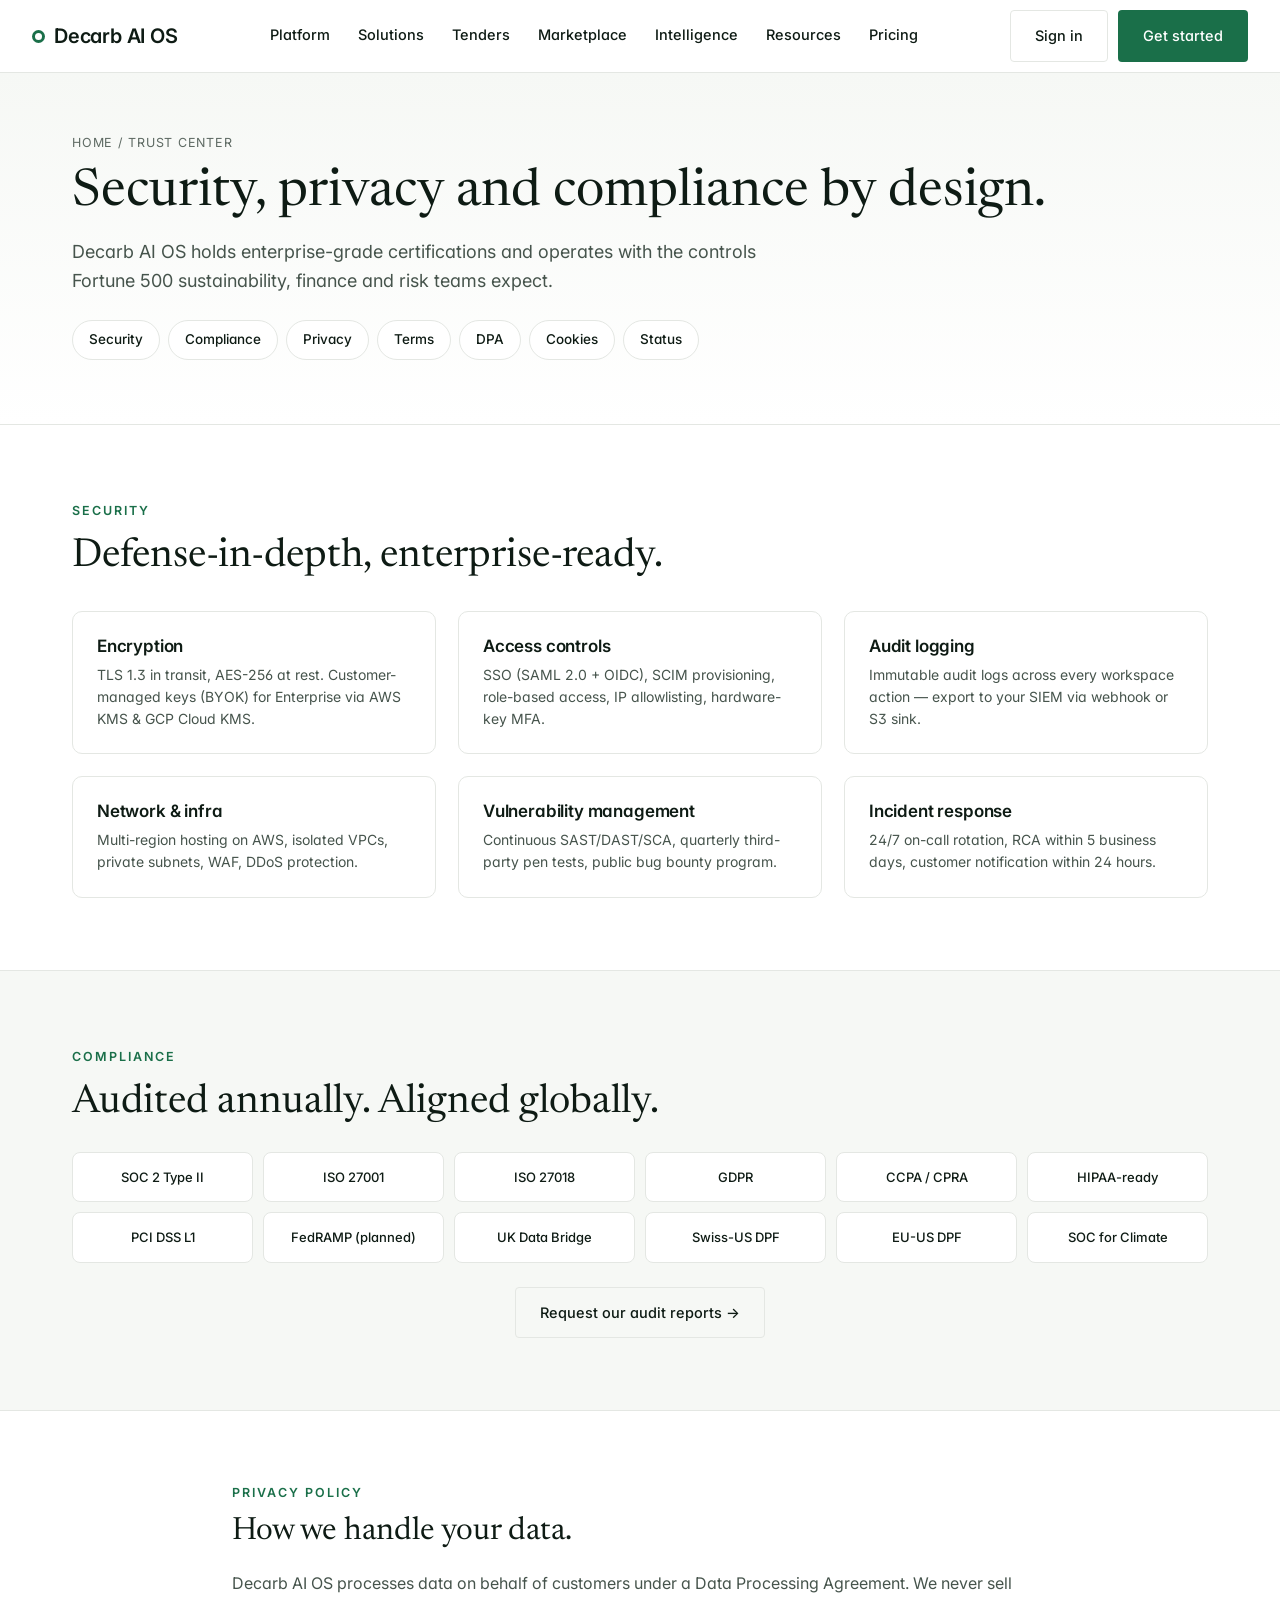
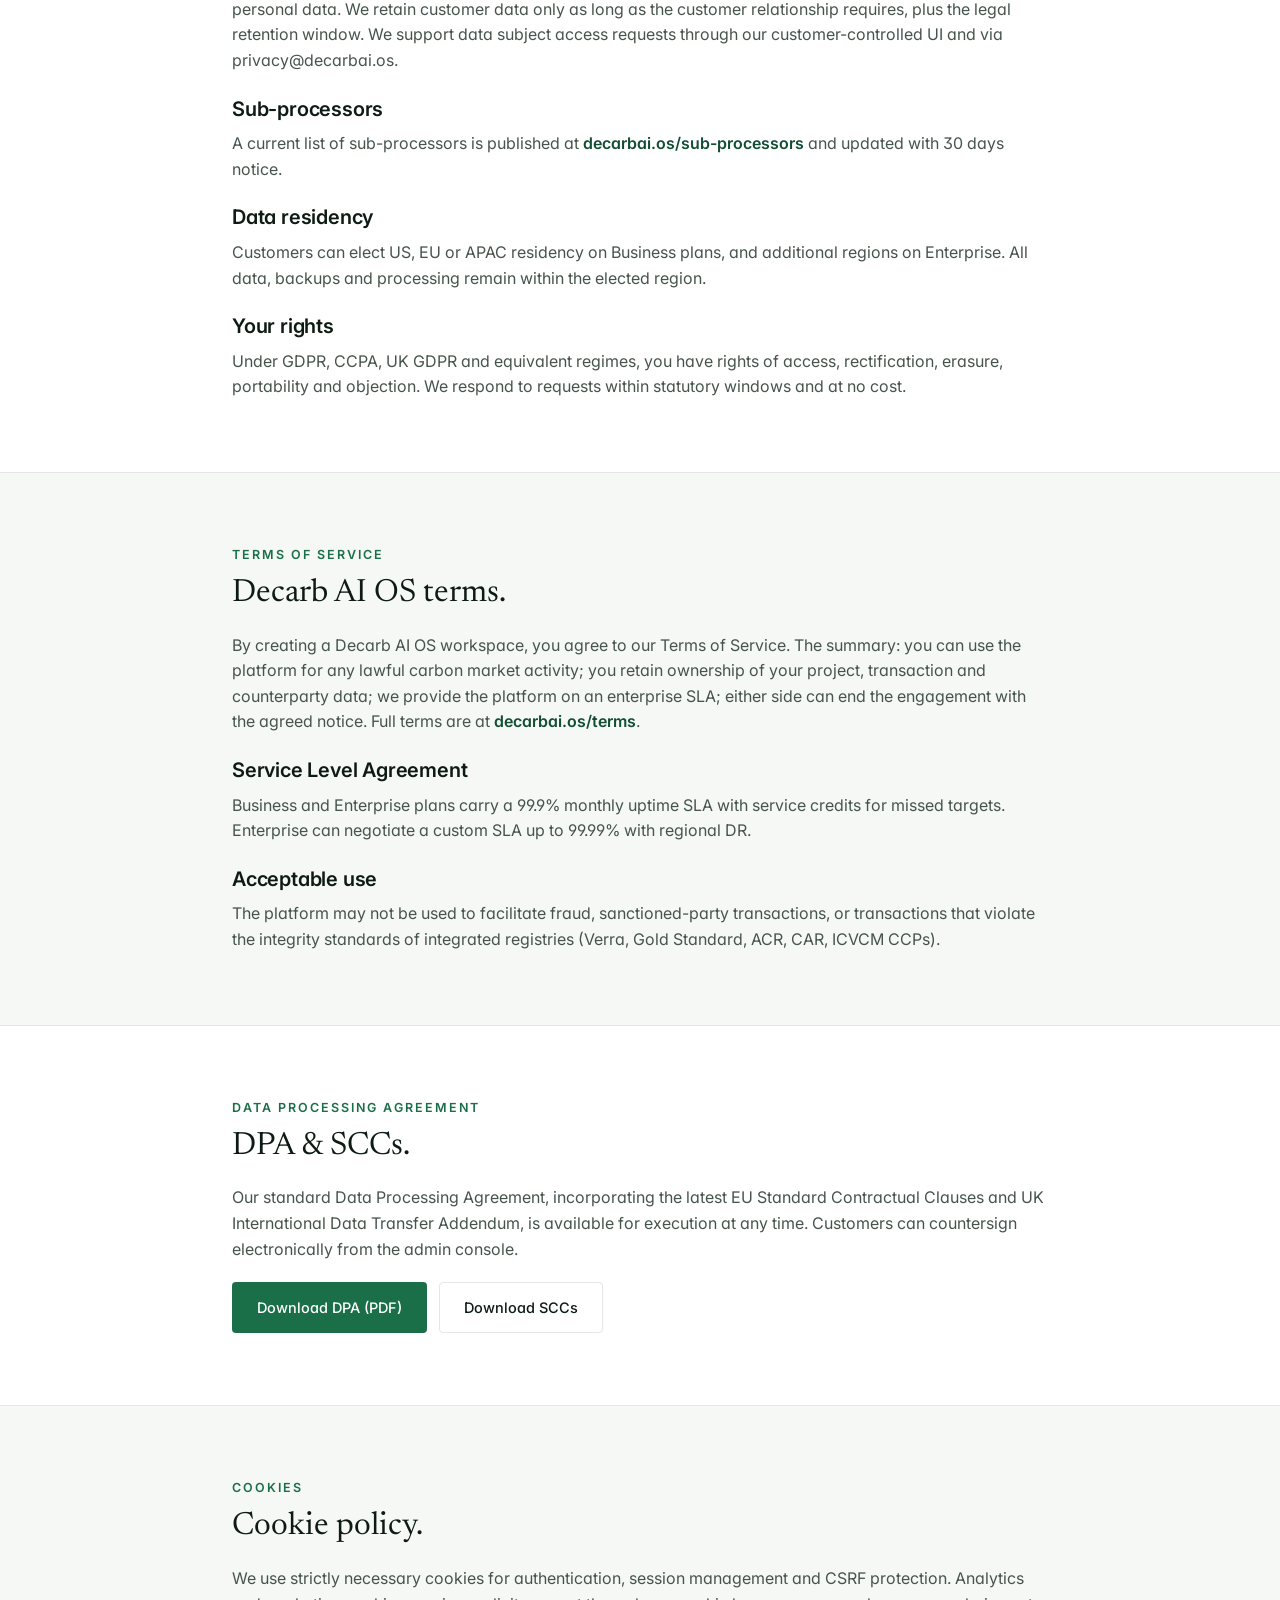
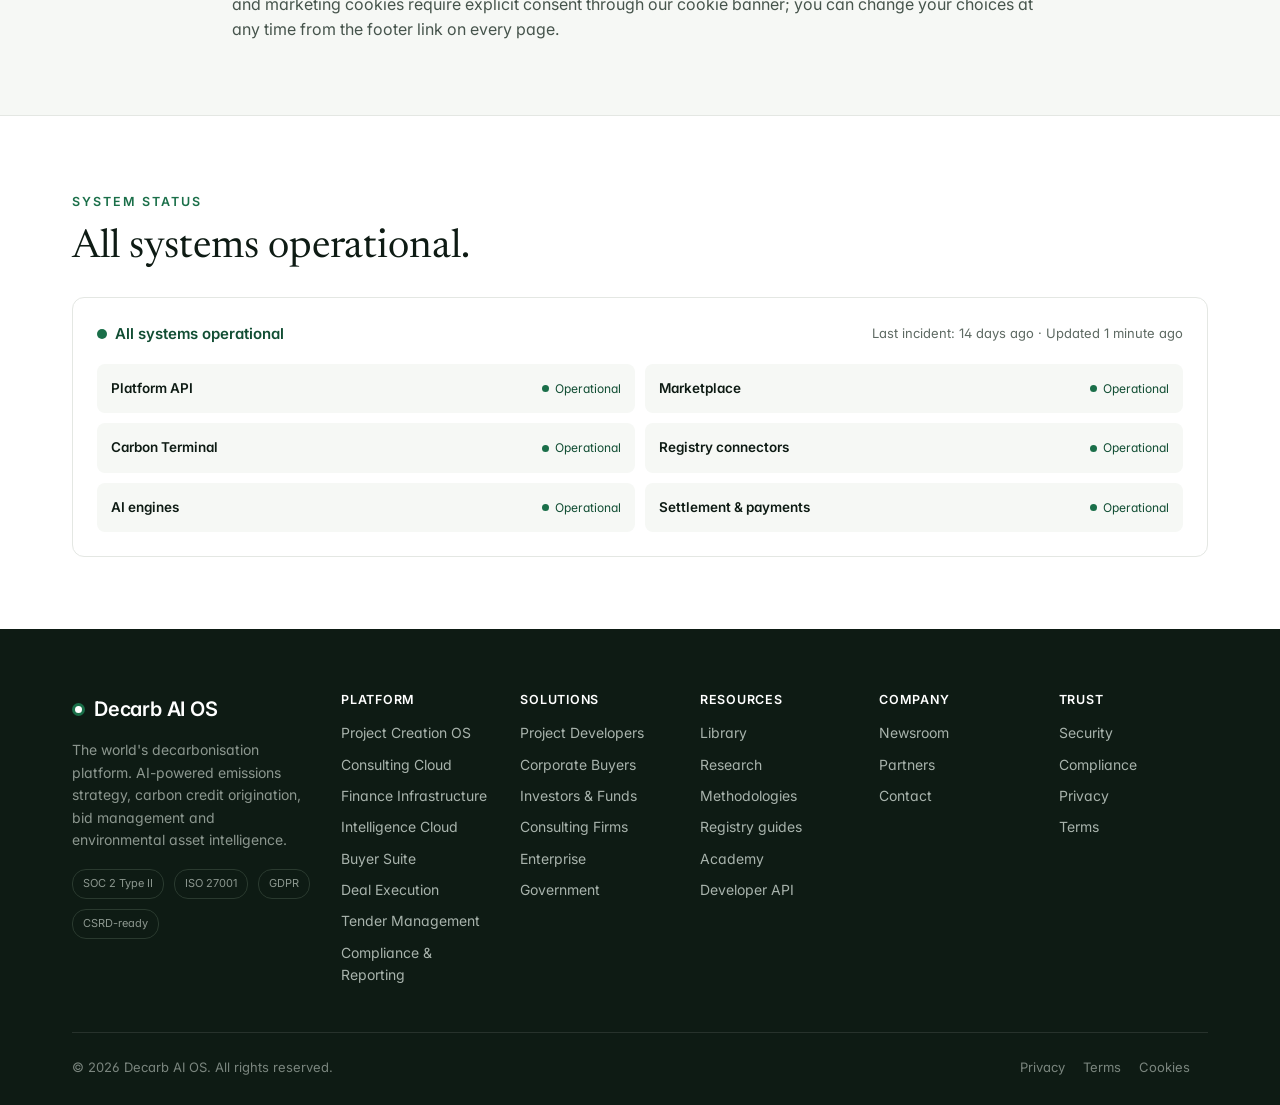
<file: trust.html>
<!DOCTYPE html>
<html lang="en">
<head>
<meta charset="UTF-8" />
<meta name="viewport" content="width=device-width, initial-scale=1.0" />
<title>Trust Center — Security, Privacy &amp; Compliance | Decarb AI OS</title>
<meta name="description" content="Decarb AI OS Trust Center — SOC 2 Type II, ISO 27001, GDPR, privacy, terms, DPA and live system status." />
<meta name="robots" content="index, follow" />
<link rel="canonical" href="https://decarbai.os/trust.html" />
<link rel="icon" href="data:image/svg+xml,%3Csvg xmlns='http://www.w3.org/2000/svg' viewBox='0 0 32 32'%3E%3Ccircle cx='16' cy='16' r='14' fill='%231A6F49'/%3E%3Ccircle cx='16' cy='16' r='6' fill='%23ffffff'/%3E%3C/svg%3E" />
<link rel="preconnect" href="https://fonts.googleapis.com"><link rel="preconnect" href="https://fonts.gstatic.com" crossorigin><link href="https://fonts.googleapis.com/css2?family=Inter:wght;500;600;700&family=Newsreader:opsz,wght..72,400;6..72,500;6..72,600&family=JetBrains+Mono:wght;500&display=swap" rel="stylesheet">
<link rel="stylesheet" href="styles.css" />
</head>
<body>

<nav class="topnav">
  <div class="wrap">
    <a class="logo" href="index.html"><span class="mk"></span> Decarb AI OS</a>
    <div class="navlinks">
      <div><a href="platform.html">Platform</a></div>
      <div><a href="solutions.html">Solutions</a></div>
      <div><a href="tenders.html">Tenders</a></div>
      <div><a href="marketplace.html">Marketplace</a></div>
      <div><a href="intelligence.html">Intelligence</a></div>
      <div><a href="resources.html">Resources</a></div>
      <div><a href="pricing.html">Pricing</a></div>
    </div>
    <div class="navbtns">
      <a class="btn btn-outline" href="login.html">Sign in</a>
      <a class="btn btn-primary" href="signup.html">Get started</a>
      <button class="mob-toggle" aria-label="Menu" aria-expanded="false"><svg class="burger" viewBox="0 0 24 24"><path d="M3 6h18M3 12h18M3 18h18"/></svg><svg class="x" viewBox="0 0 24 24"><path d="M6 6l12 12M18 6L6 18"/></svg></button>
    </div>
  </div>
</nav>

<section class="banner">
  <div class="wrap">
    <div class="crumbs"><a href="index.html">Home</a> / Trust Center</div>
    <h1 class="serif">Security, privacy and compliance by design.</h1>
    <p>Decarb AI OS holds enterprise-grade certifications and operates with the controls Fortune 500 sustainability, finance and risk teams expect.</p>
    <div class="pillnav">
      <a href="#security">Security</a>
      <a href="#compliance">Compliance</a>
      <a href="#privacy">Privacy</a>
      <a href="#terms">Terms</a>
      <a href="#dpa">DPA</a>
      <a href="#cookies">Cookies</a>
      <a href="#status">Status</a>
    </div>
  </div>
</section>

<section class="sec" id="security">
  <div class="wrap">
    <div class="sec-head"><div class="eyebrow">Security</div><h2 class="serif">Defense-in-depth, enterprise-ready.</h2></div>
    <div class="grid-3" style="margin-top:30px">
      <div class="card"><h3>Encryption</h3><p>TLS 1.3 in transit, AES-256 at rest. Customer-managed keys (BYOK) for Enterprise via AWS KMS &amp; GCP Cloud KMS.</p></div>
      <div class="card"><h3>Access controls</h3><p>SSO (SAML 2.0 + OIDC), SCIM provisioning, role-based access, IP allowlisting, hardware-key MFA.</p></div>
      <div class="card"><h3>Audit logging</h3><p>Immutable audit logs across every workspace action — export to your SIEM via webhook or S3 sink.</p></div>
      <div class="card"><h3>Network &amp; infra</h3><p>Multi-region hosting on AWS, isolated VPCs, private subnets, WAF, DDoS protection.</p></div>
      <div class="card"><h3>Vulnerability management</h3><p>Continuous SAST/DAST/SCA, quarterly third-party pen tests, public bug bounty program.</p></div>
      <div class="card"><h3>Incident response</h3><p>24/7 on-call rotation, RCA within 5 business days, customer notification within 24 hours.</p></div>
    </div>
  </div>
</section>

<section class="sec alt" id="compliance">
  <div class="wrap">
    <div class="sec-head"><div class="eyebrow">Compliance</div><h2 class="serif">Audited annually. Aligned globally.</h2></div>
    <div class="methods" style="grid-template-columns:repeat(6,1fr);margin-top:24px">
      <div class="method">SOC 2 Type II</div>
      <div class="method">ISO 27001</div>
      <div class="method">ISO 27018</div>
      <div class="method">GDPR</div>
      <div class="method">CCPA / CPRA</div>
      <div class="method">HIPAA-ready</div>
      <div class="method">PCI DSS L1</div>
      <div class="method">FedRAMP (planned)</div>
      <div class="method">UK Data Bridge</div>
      <div class="method">Swiss-US DPF</div>
      <div class="method">EU-US DPF</div>
      <div class="method">SOC for Climate</div>
    </div>
    <div style="margin-top:24px;text-align:center"><a class="btn btn-outline" href="#">Request our audit reports →</a></div>
  </div>
</section>

<section class="sec" id="privacy">
  <div class="wrap" style="max-width:880px">
    <div class="eyebrow">Privacy policy</div>
    <h2 class="serif" style="font-size:32px;margin:10px 0 20px">How we handle your data.</h2>
    <p style="font-size:16px">Decarb AI OS processes data on behalf of customers under a Data Processing Agreement. We never sell personal data. We retain customer data only as long as the customer relationship requires, plus the legal retention window. We support data subject access requests through our customer-controlled UI and via privacy@decarbai.os.</p>
    <h3 style="font-size:20px;margin:24px 0 10px">Sub-processors</h3>
    <p>A current list of sub-processors is published at <a href="#" style="color:var(--green-d);font-weight:600">decarbai.os/sub-processors</a> and updated with 30 days notice.</p>
    <h3 style="font-size:20px;margin:24px 0 10px">Data residency</h3>
    <p>Customers can elect US, EU or APAC residency on Business plans, and additional regions on Enterprise. All data, backups and processing remain within the elected region.</p>
    <h3 style="font-size:20px;margin:24px 0 10px">Your rights</h3>
    <p>Under GDPR, CCPA, UK GDPR and equivalent regimes, you have rights of access, rectification, erasure, portability and objection. We respond to requests within statutory windows and at no cost.</p>
  </div>
</section>

<section class="sec alt" id="terms">
  <div class="wrap" style="max-width:880px">
    <div class="eyebrow">Terms of service</div>
    <h2 class="serif" style="font-size:32px;margin:10px 0 20px">Decarb AI OS terms.</h2>
    <p style="font-size:16px">By creating a Decarb AI OS workspace, you agree to our Terms of Service. The summary: you can use the platform for any lawful carbon market activity; you retain ownership of your project, transaction and counterparty data; we provide the platform on an enterprise SLA; either side can end the engagement with the agreed notice. Full terms are at <a href="#" style="color:var(--green-d);font-weight:600">decarbai.os/terms</a>.</p>
    <h3 style="font-size:20px;margin:24px 0 10px">Service Level Agreement</h3>
    <p>Business and Enterprise plans carry a 99.9% monthly uptime SLA with service credits for missed targets. Enterprise can negotiate a custom SLA up to 99.99% with regional DR.</p>
    <h3 style="font-size:20px;margin:24px 0 10px">Acceptable use</h3>
    <p>The platform may not be used to facilitate fraud, sanctioned-party transactions, or transactions that violate the integrity standards of integrated registries (Verra, Gold Standard, ACR, CAR, ICVCM CCPs).</p>
  </div>
</section>

<section class="sec" id="dpa">
  <div class="wrap" style="max-width:880px">
    <div class="eyebrow">Data Processing Agreement</div>
    <h2 class="serif" style="font-size:32px;margin:10px 0 20px">DPA &amp; SCCs.</h2>
    <p style="font-size:16px">Our standard Data Processing Agreement, incorporating the latest EU Standard Contractual Clauses and UK International Data Transfer Addendum, is available for execution at any time. Customers can countersign electronically from the admin console.</p>
    <div style="margin-top:20px;display:flex;gap:12px;flex-wrap:wrap">
      <a class="btn btn-primary" href="#">Download DPA (PDF)</a>
      <a class="btn btn-outline" href="#">Download SCCs</a>
    </div>
  </div>
</section>

<section class="sec alt" id="cookies">
  <div class="wrap" style="max-width:880px">
    <div class="eyebrow">Cookies</div>
    <h2 class="serif" style="font-size:32px;margin:10px 0 20px">Cookie policy.</h2>
    <p style="font-size:16px">We use strictly necessary cookies for authentication, session management and CSRF protection. Analytics and marketing cookies require explicit consent through our cookie banner; you can change your choices at any time from the footer link on every page.</p>
  </div>
</section>

<section class="sec" id="status">
  <div class="wrap">
    <div class="sec-head"><div class="eyebrow">System status</div><h2 class="serif">All systems operational.</h2></div>
    <div style="margin-top:24px;background:#fff;border:1px solid var(--line);border-radius:12px;padding:24px">
      <div style="display:flex;justify-content:space-between;align-items:center;margin-bottom:18px;flex-wrap:wrap;gap:10px">
        <div style="font-size:15px;color:var(--green-d);font-weight:600;display:flex;align-items:center;gap:8px"><span style="width:10px;height:10px;background:var(--green);border-radius:50%;display:inline-block"></span> All systems operational</div>
        <span style="font-size:13px;color:var(--muted)">Last incident: 14 days ago · Updated 1 minute ago</span>
      </div>
      <div style="display:grid;grid-template-columns:repeat(2,1fr);gap:10px">
        <div style="padding:14px;background:var(--mist);border-radius:8px;display:flex;justify-content:space-between;align-items:center"><span style="font-size:13.5px;color:var(--ink);font-weight:600">Platform API</span><span style="font-size:12px;color:var(--green-d);display:flex;align-items:center;gap:6px"><span style="width:7px;height:7px;border-radius:50%;background:var(--green)"></span>Operational</span></div>
        <div style="padding:14px;background:var(--mist);border-radius:8px;display:flex;justify-content:space-between;align-items:center"><span style="font-size:13.5px;color:var(--ink);font-weight:600">Marketplace</span><span style="font-size:12px;color:var(--green-d);display:flex;align-items:center;gap:6px"><span style="width:7px;height:7px;border-radius:50%;background:var(--green)"></span>Operational</span></div>
        <div style="padding:14px;background:var(--mist);border-radius:8px;display:flex;justify-content:space-between;align-items:center"><span style="font-size:13.5px;color:var(--ink);font-weight:600">Carbon Terminal</span><span style="font-size:12px;color:var(--green-d);display:flex;align-items:center;gap:6px"><span style="width:7px;height:7px;border-radius:50%;background:var(--green)"></span>Operational</span></div>
        <div style="padding:14px;background:var(--mist);border-radius:8px;display:flex;justify-content:space-between;align-items:center"><span style="font-size:13.5px;color:var(--ink);font-weight:600">Registry connectors</span><span style="font-size:12px;color:var(--green-d);display:flex;align-items:center;gap:6px"><span style="width:7px;height:7px;border-radius:50%;background:var(--green)"></span>Operational</span></div>
        <div style="padding:14px;background:var(--mist);border-radius:8px;display:flex;justify-content:space-between;align-items:center"><span style="font-size:13.5px;color:var(--ink);font-weight:600">AI engines</span><span style="font-size:12px;color:var(--green-d);display:flex;align-items:center;gap:6px"><span style="width:7px;height:7px;border-radius:50%;background:var(--green)"></span>Operational</span></div>
        <div style="padding:14px;background:var(--mist);border-radius:8px;display:flex;justify-content:space-between;align-items:center"><span style="font-size:13.5px;color:var(--ink);font-weight:600">Settlement &amp; payments</span><span style="font-size:12px;color:var(--green-d);display:flex;align-items:center;gap:6px"><span style="width:7px;height:7px;border-radius:50%;background:var(--green)"></span>Operational</span></div>
      </div>
    </div>
  </div>
</section>

<footer class="site">
  <div class="wrap">
    <div class="cols">
      <div>
        <a class="logo" href="index.html"><span class="mk"></span> Decarb AI OS</a>
        <p class="fnote">The world's decarbonisation platform. AI-powered emissions strategy, carbon credit origination, bid management and environmental asset intelligence.</p>
        <div class="badges"><span>SOC 2 Type II</span><span>ISO 27001</span><span>GDPR</span><span>CSRD-ready</span></div>
      </div>
      <div><h4>Platform</h4><ul><li><a href="platform.html#project-os">Project Creation OS</a></li><li><a href="platform.html#consulting">Consulting Cloud</a></li><li><a href="platform.html#finance">Finance Infrastructure</a></li><li><a href="platform.html#intelligence">Intelligence Cloud</a></li><li><a href="platform.html#buyer-suite">Buyer Suite</a></li><li><a href="platform.html#deal-room">Deal Execution</a></li><li><a href="tenders.html">Tender Management</a></li><li><a href="platform.html#compliance">Compliance &amp; Reporting</a></li></ul></div>
      <div><h4>Solutions</h4><ul><li><a href="solutions.html#developers">Project Developers</a></li><li><a href="solutions.html#buyers">Corporate Buyers</a></li><li><a href="solutions.html#investors">Investors &amp; Funds</a></li><li><a href="solutions.html#consultants">Consulting Firms</a></li><li><a href="solutions.html#enterprise">Enterprise</a></li><li><a href="solutions.html#government">Government</a></li></ul></div>
      <div><h4>Resources</h4><ul><li><a href="resources.html">Library</a></li><li><a href="resources.html#research">Research</a></li><li><a href="resources.html#methodologies">Methodologies</a></li><li><a href="resources.html#registries">Registry guides</a></li><li><a href="resources.html#academy">Academy</a></li><li><a href="resources.html#api">Developer API</a></li></ul></div>
      <div><h4>Company</h4><ul><li><a href="resources.html#research">Newsroom</a></li><li><a href="signup.html">Partners</a></li><li><a href="contact.html">Contact</a></li></ul></div>
      <div><h4>Trust</h4><ul><li><a href="trust.html">Security</a></li><li><a href="trust.html#compliance">Compliance</a></li><li><a href="trust.html#privacy">Privacy</a></li><li><a href="trust.html#terms">Terms</a></li></ul></div>
    </div>
    <div class="bottom"><span>© 2026 Decarb AI OS. All rights reserved.</span><span class="links"><a href="trust.html#privacy">Privacy</a><a href="trust.html#terms">Terms</a><a href="trust.html#cookies">Cookies</a></span></div>
  </div>
</footer>
<script src="app.js"></script>
</body>
</html>
</file>
<file: styles.css>
:root{
  --ink:#0E1B14;
  --slate:#46544C;
  --muted:#5E6A63;
  --line:#E4E7E3;
  --paper:#FFFFFF;
  --mist:#F6F8F5;
  --sage:#EEF3EC;
  --green:#1A6F49;
  --green-d:#124E34;
  --green-l:#2E9468;
  --gold:#B8893B;
  --rose:#B8434B;
  --amber:#D08C20;
  --blue:#1C4D8F;
  --sans:'Inter',-apple-system,BlinkMacSystemFont,'Segoe UI',Helvetica,Arial,sans-serif;
  --serif:'Newsreader','Tiempos Headline','Source Serif 4',Georgia,'Times New Roman',serif;
  --mono:'JetBrains Mono','SF Mono','Menlo','Consolas',monospace;

  /* Object-type tokens — categorical palette for the product UI */
  --obj-project:#1A6F49;        /* projects (forest/ARR) */
  --obj-credit:#2E9468;          /* credits (issued / serialized) */
  --obj-capital:#1C4D8F;         /* capital / financing */
  --obj-buyer:#B8893B;           /* buyers / procurement */
  --obj-investor:#5B3FA1;        /* investors / funds */
  --obj-consultant:#0E6E7D;      /* consultants / advisors */
  --obj-registry:#46544C;        /* registries / standards */
  --obj-removal:#7A5A20;         /* engineered removals (DAC/biochar) */

  /* Data-viz semantic tokens */
  --data-pos:#1A6F49;            /* up / positive */
  --data-neg:#B8434B;            /* down / negative */
  --data-warn:#D08C20;           /* caution / delayed */
  --data-info:#1C4D8F;           /* informational */
  --data-neu:#5E6A63;            /* neutral / flat */

  /* Status tokens */
  --status-ok:#1A6F49;
  --status-warn:#D08C20;
  --status-err:#B8434B;
  --status-pending:#5E6A63;
}
*{box-sizing:border-box;margin:0;padding:0}
html{scroll-behavior:smooth}
body{background:var(--paper);color:var(--slate);font-family:var(--sans);
  -webkit-font-smoothing:antialiased;line-height:1.6;font-size:16px;
  font-feature-settings:"ss01","cv11"}
.serif{font-feature-settings:"ss03"}
/* Tabular figures wherever numbers stack — tables, prices, mockups, stats */
.cmptable, .cmptable td, .cmptable th,
.stats .num, .mtile .v, .mtile-sm .v,
.proj .price, .proj .stats-r .v,
.mock-bar, .plan .price,
.tstep .n, .osrow .lay .num,
table, .quotebox .who .av,
[data-numeric]{font-variant-numeric:tabular-nums;font-feature-settings:"tnum","lnum"}
a{color:inherit;text-decoration:none}
img{max-width:100%;display:block}
.wrap{max-width:1200px;margin:0 auto;padding:0 32px}
.wrap-wide{max-width:1320px;margin:0 auto;padding:0 32px}
h1,h2,h3,h4{color:var(--ink);font-weight:600;letter-spacing:-.01em;line-height:1.18}
.serif{font-family:var(--serif);font-weight:400;letter-spacing:0}
.eyebrow{font-size:12.5px;font-weight:600;letter-spacing:.16em;text-transform:uppercase;color:var(--green)}
.btn{display:inline-block;font-size:14.5px;font-weight:500;padding:13px 24px;border-radius:4px;
  cursor:pointer;border:1px solid transparent;transition:.18s ease;font-family:var(--sans)}
.btn-primary{background:var(--green);color:#fff}
.btn-primary:hover{background:var(--green-d)}
.btn-outline{background:transparent;color:var(--ink);border-color:var(--line)}
.btn-outline:hover{border-color:var(--ink)}
.btn-light{background:#fff;color:var(--green-d)}
.btn-light:hover{background:var(--sage)}
.btn-dark{background:var(--ink);color:#fff}
.btn-dark:hover{background:#000}
.btn-ghost{background:transparent;color:var(--ink);border-color:transparent}
.btn-ghost:hover{color:var(--green-d)}
.btn-lg{padding:16px 30px;font-size:15.5px}

/* top utility */
.util{border-bottom:1px solid var(--line);background:#fff}
.util .wrap{display:flex;justify-content:space-between;gap:26px;height:40px;align-items:center;
  font-size:12.5px;color:var(--muted)}
.util .left{display:flex;gap:18px;align-items:center}
.util .right{display:flex;gap:24px;align-items:center}
.util a:hover{color:var(--ink)}
.util .live{display:inline-flex;align-items:center;gap:7px;color:var(--green-d);font-weight:500}
.util .live b{width:6px;height:6px;border-radius:50%;background:var(--green);animation:pulse 2s infinite}
@keyframes pulse{0%,100%{opacity:1}50%{opacity:.4}}

/* nav */
nav.topnav{position:sticky;top:0;z-index:50;background:rgba(255,255,255,0.94);
  backdrop-filter:blur(8px);border-bottom:1px solid var(--line)}
nav.topnav .wrap{display:flex;align-items:center;justify-content:space-between;height:72px;max-width:1280px}
.logo{display:flex;align-items:center;gap:9px;font-size:20px;font-weight:600;color:var(--ink);
  letter-spacing:-.01em}
.logo .mk{width:13px;height:13px;border-radius:50%;background:var(--green);display:inline-block;position:relative}
.logo .mk::after{content:'';position:absolute;inset:3px;border-radius:50%;background:#fff}
.navlinks{display:flex;gap:28px;font-size:14.5px;color:var(--ink);font-weight:500;align-items:center}
.navlinks > div{position:relative;cursor:pointer;padding:6px 0}
.navlinks > div > a, .navlinks > div > span{display:inline-flex;align-items:center;gap:5px;border-bottom:2px solid transparent;padding:6px 0}
.navlinks > div:hover > a, .navlinks > div:hover > span{border-color:var(--green);color:var(--green-d)}
.navlinks .caret{font-size:10px;color:var(--muted)}
.dropdown{position:absolute;top:calc(100% + 8px);left:-20px;background:#fff;border:1px solid var(--line);
  border-radius:10px;box-shadow:0 30px 60px -20px rgba(14,27,20,.18);
  min-width:560px;padding:22px;display:none;z-index:60}
.dropdown.wide{min-width:720px}
.navlinks > div:hover .dropdown{display:block}
.dd-grid{display:grid;grid-template-columns:1fr 1fr;gap:6px 22px}
.dd-grid.three{grid-template-columns:1fr 1fr 1fr}
.dd-item{display:flex;gap:12px;padding:11px 10px;border-radius:8px;transition:.15s}
.dd-item:hover{background:var(--mist)}
.dd-item .ic{width:34px;height:34px;border-radius:7px;background:var(--sage);flex:none;
  display:flex;align-items:center;justify-content:center;color:var(--green-d)}
.dd-item .ic svg{width:17px;height:17px;fill:none;stroke:currentColor;stroke-width:1.7}
.dd-item > span:last-child{display:flex;flex-direction:column;gap:3px;min-width:0}
.dd-item .nm{display:block;font-size:14px;font-weight:600;color:var(--ink);line-height:1.3}
.dd-item .ds{display:block;font-size:12.5px;color:var(--muted);line-height:1.4}
.dd-foot{margin-top:16px;padding-top:14px;border-top:1px solid var(--line);font-size:12.5px;
  display:flex;justify-content:space-between;color:var(--muted)}
.dd-foot a{color:var(--green-d);font-weight:600}
.navbtns{display:flex;gap:10px;align-items:center}
.mob-toggle{display:none;background:none;border:0;cursor:pointer;padding:6px;border-radius:6px;transition:.15s}
.mob-toggle:hover{background:var(--mist)}
.mob-toggle svg{width:24px;height:24px;stroke:var(--ink);fill:none;stroke-width:2;display:block}
.mob-toggle .x{display:none}
nav.topnav.nav-open .mob-toggle .burger{display:none}
nav.topnav.nav-open .mob-toggle .x{display:block}
body.nav-lock{overflow:hidden}

/* generic section base */
.sec{padding:72px 0}
.sec.tight{padding:48px 0}
.sec.big{padding:96px 0}
.sec.alt{background:var(--mist);border-top:1px solid var(--line);border-bottom:1px solid var(--line)}
.sec.dark{background:var(--ink);color:#A8B3AC}
.sec.dark h1,.sec.dark h2,.sec.dark h3,.sec.dark h4{color:#fff}
.sec.deep{background:var(--green-d);color:rgba(255,255,255,.85)}
.sec.deep h1,.sec.deep h2,.sec.deep h3{color:#fff}
.sec-head{max-width:46em}
.sec-head .eyebrow{display:inline-block}
.sec-head h2{font-size:clamp(28px,3.3vw,40px);margin:12px 0 14px}
.sec-head p{font-size:17px;color:var(--slate);line-height:1.55}
.sec.dark .sec-head p, .sec.deep .sec-head p{color:rgba(255,255,255,.78)}
.sec-head.center{text-align:center;margin:0 auto}

/* trust row */
.trust{background:var(--mist);border-bottom:1px solid var(--line);padding:34px 0}
.trust .wrap{display:flex;align-items:center;gap:34px;flex-wrap:wrap;justify-content:space-between}
.trust .lab{font-size:13px;color:var(--muted);max-width:20em;line-height:1.5}
.logos{display:flex;gap:38px;align-items:center;flex-wrap:wrap;opacity:.7}
.logos span{font-weight:600;color:var(--ink);font-size:15px;letter-spacing:.04em}

/* stat band */
.stats{padding:48px 0}
.stats .row{display:grid;grid-template-columns:repeat(4,1fr)}
.stats .s{padding:6px 30px;border-left:1px solid var(--line)}
.stats .s:first-child{border-left:none;padding-left:0}
.stats .num{font-family:var(--serif);font-size:46px;color:var(--ink);line-height:1;letter-spacing:-.01em}
.stats .num .u{font-family:var(--sans);font-size:16px;color:var(--green);font-weight:600;margin-left:6px;letter-spacing:0}
.stats .lab{margin-top:9px;font-size:13.5px;color:var(--slate);line-height:1.45}

/* card grid generics */
.grid-2{display:grid;grid-template-columns:1fr 1fr;gap:28px;align-items:center}
.grid-3{display:grid;grid-template-columns:repeat(3,1fr);gap:22px}
.grid-4{display:grid;grid-template-columns:repeat(4,1fr);gap:18px}

.card{background:#fff;border:1px solid var(--line);border-radius:10px;padding:24px;transition:.18s}
.card:hover{border-color:var(--green);transform:translateY(-2px);box-shadow:0 22px 44px -32px rgba(14,27,20,.4)}
.card .ic{width:42px;height:42px;border-radius:9px;background:var(--sage);display:flex;
  align-items:center;justify-content:center;color:var(--green-d);margin-bottom:14px}
.card .ic svg{width:22px;height:22px;fill:none;stroke:currentColor;stroke-width:1.7}
.card h3{font-size:17px;margin-bottom:8px}
.card p{font-size:14px;color:var(--slate);line-height:1.55}
.card .lk{margin-top:14px;font-size:13px;font-weight:600;color:var(--green);display:inline-flex;gap:4px}

/* CTA band */
.ctaband{background:var(--green-d);color:#fff;padding:64px 0}
.ctaband .grid{display:grid;grid-template-columns:1.4fr 1fr;gap:40px;align-items:center}
.ctaband h2{color:#fff;font-size:clamp(28px,3.4vw,40px)}
.ctaband p{color:rgba(255,255,255,.82);font-size:17px;margin-top:14px}
.ctaband .right{display:flex;gap:14px;justify-content:flex-end;flex-wrap:wrap}

/* footer */
footer.site{background:var(--ink);color:#A8B3AC;padding:64px 0 28px;font-size:14px}
footer.site .cols{display:grid;grid-template-columns:1.6fr repeat(5,1fr);gap:30px;padding-bottom:36px;
  border-bottom:1px solid rgba(255,255,255,.1)}
footer.site .logo{color:#fff}
footer.site h4{color:#fff;font-size:12.5px;letter-spacing:.06em;text-transform:uppercase;margin-bottom:14px;font-weight:600}
footer.site ul{list-style:none}
footer.site li{margin-bottom:9px}
footer.site a:hover{color:#fff}
footer.site .fnote{max-width:26em;margin-top:14px;line-height:1.6;color:#8C978F}
footer.site .badges{display:flex;gap:10px;margin-top:18px;flex-wrap:wrap}
footer.site .badges span{font-size:11px;color:#8C978F;border:1px solid #2A3A2F;padding:5px 10px;border-radius:14px}
footer.site .bottom{display:flex;justify-content:space-between;padding-top:24px;flex-wrap:wrap;gap:10px;
  color:#7A857E;font-size:13px}
footer.site .bottom .links a{margin-right:18px}

/* hero universal */
.hero{padding:60px 0 64px;border-bottom:1px solid var(--line);position:relative;overflow:hidden}
.hero .grid{display:grid;grid-template-columns:1.05fr .95fr;gap:48px;align-items:center}
.hero h1{font-size:clamp(36px,4.6vw,58px);margin:14px 0 18px}
.hero h1 .accent{color:var(--green)}
.hero p.lead{font-size:18px;color:var(--slate);max-width:34em;line-height:1.55}
.hero .cta{display:flex;gap:12px;margin-top:26px;flex-wrap:wrap}
.hero .note{margin-top:18px;font-size:13px;color:var(--muted)}
.hero .visual{position:relative;aspect-ratio:1/1;max-width:480px;margin-left:auto}
.hero .visual svg{width:100%;height:100%;display:block}
.hero-meta{display:flex;gap:18px;margin-top:22px;flex-wrap:wrap}
.hero-meta .m{display:flex;align-items:center;gap:8px;font-size:13px;color:var(--slate)}
.hero-meta .m b{width:6px;height:6px;border-radius:50%;background:var(--green);display:inline-block}

/* page banner (interior) */
.banner{background:linear-gradient(180deg,var(--mist),#fff);padding:60px 0 40px;border-bottom:1px solid var(--line)}
.banner h1{font-size:clamp(34px,4.4vw,52px);margin-top:10px}
.banner p{font-size:18px;color:var(--slate);max-width:38em;margin-top:14px}
.crumbs{font-size:12.5px;color:var(--muted);letter-spacing:.06em;text-transform:uppercase}
.crumbs a:hover{color:var(--green-d)}

/* tabs / pill nav */
.pillnav{display:flex;gap:8px;flex-wrap:wrap;margin:24px 0}
.pillnav a{padding:8px 16px;border-radius:30px;border:1px solid var(--line);font-size:13.5px;
  color:var(--ink);font-weight:500;background:#fff;transition:.15s}
.pillnav a:hover, .pillnav a.active{background:var(--green);color:#fff;border-color:var(--green)}

/* OS layer architecture stack */
.osstack{display:flex;flex-direction:column;gap:10px;margin-top:36px}
.osrow{display:grid;grid-template-columns:130px 1fr;gap:18px;background:#fff;border:1px solid var(--line);
  border-radius:12px;padding:22px;transition:.18s;position:relative;overflow:hidden}
.osrow:hover{border-color:var(--green);transform:translateX(3px);box-shadow:0 22px 44px -30px rgba(14,27,20,.45)}
.osrow .lay{display:flex;flex-direction:column;align-items:flex-start;gap:8px}
.osrow .lay .num{font-family:var(--serif);font-size:30px;color:var(--green);line-height:1}
.osrow .lay .tag{font-size:11px;font-weight:600;letter-spacing:.1em;text-transform:uppercase;color:var(--muted)}
.osrow .body h3{font-size:20px;color:var(--ink);margin-bottom:6px}
.osrow .body .sub{font-size:13.5px;color:var(--green-d);font-weight:600;text-transform:uppercase;letter-spacing:.08em;margin-bottom:10px}
.osrow .body p{font-size:14.5px;color:var(--slate);max-width:60em}
.osrow .chips{display:flex;gap:7px;flex-wrap:wrap;margin-top:14px}
.osrow .chips span{font-size:11.5px;background:var(--sage);color:var(--green-d);padding:5px 11px;border-radius:20px;font-weight:500}

/* audience cards */
.audrow{display:grid;grid-template-columns:repeat(3,1fr);gap:18px;margin-top:30px}
.aud{background:#fff;border:1px solid var(--line);border-radius:12px;padding:28px;transition:.18s;
  display:flex;flex-direction:column}
.aud:hover{border-color:var(--green);transform:translateY(-4px)}
.aud .tag{font-size:11px;font-weight:600;letter-spacing:.1em;text-transform:uppercase;color:var(--green)}
.aud h3{font-size:22px;margin:8px 0 6px}
.aud .sum{font-size:14.5px;color:var(--slate);line-height:1.55}
.aud ul{list-style:none;margin:18px 0;padding:0;flex:1}
.aud li{padding:9px 0;border-top:1px solid var(--line);font-size:13.5px;color:var(--slate);display:flex;gap:9px;align-items:flex-start}
.aud li::before{content:'';width:5px;height:5px;border-radius:50%;background:var(--green);margin-top:8px;flex:none}
.aud .footer-l{padding-top:14px;border-top:1px solid var(--line);display:flex;justify-content:space-between;align-items:center}
.aud .lk{font-size:13px;font-weight:600;color:var(--green-d)}

/* metrics tiles */
.mtiles{display:grid;grid-template-columns:repeat(4,1fr);gap:14px;margin-top:30px}
.mtile{background:#fff;border:1px solid var(--line);border-radius:10px;padding:20px}
.mtile .lab{font-size:11.5px;font-weight:600;letter-spacing:.08em;text-transform:uppercase;color:var(--muted)}
.mtile .v{font-family:var(--sans);font-size:30px;font-weight:600;color:var(--ink);margin-top:6px;line-height:1.05;letter-spacing:-.02em;font-variant-numeric:tabular-nums;font-feature-settings:"tnum","lnum"}
.mtile .d{font-size:12.5px;color:var(--data-pos);margin-top:4px;font-weight:600;font-variant-numeric:tabular-nums}

/* signup form */
.form-wrap{background:#fff;border:1px solid var(--line);border-radius:12px;padding:32px;
  box-shadow:0 22px 60px -30px rgba(14,27,20,.18)}
.form-row{display:grid;grid-template-columns:1fr 1fr;gap:14px}
.form-row.solo{grid-template-columns:1fr}
.f{margin-bottom:14px}
.f label{display:block;font-size:12.5px;font-weight:600;letter-spacing:.04em;color:var(--ink);margin-bottom:6px;text-transform:uppercase}
.f input,.f select,.f textarea{width:100%;font-family:var(--sans);font-size:14.5px;padding:11px 13px;
  border:1px solid var(--line);border-radius:6px;background:#fff;color:var(--ink);transition:.15s}
.f input:focus,.f select:focus,.f textarea:focus{outline:none;border-color:var(--green);box-shadow:0 0 0 3px rgba(26,111,73,.1)}
.f textarea{resize:vertical;min-height:108px}
.f .help{font-size:12px;color:var(--muted);margin-top:5px}
.check{display:flex;gap:9px;align-items:flex-start;font-size:13px;color:var(--slate);margin:8px 0}
.check input{width:auto;margin-top:4px}
.choice-grid{display:grid;grid-template-columns:repeat(2,1fr);gap:8px}
.choice{position:relative;cursor:pointer}
.choice input{position:absolute;opacity:0;pointer-events:none}
.choice span{display:block;padding:14px 14px;border:1.5px solid var(--line);border-radius:8px;font-size:13.5px;
  color:var(--ink);transition:.15s;font-weight:500}
.choice:hover span{border-color:var(--green-l)}
.choice input:checked + span{border-color:var(--green);background:var(--sage);color:var(--green-d)}

/* resource cards */
.resgrid{display:grid;grid-template-columns:repeat(3,1fr);gap:20px;margin-top:30px}
.res{background:#fff;border:1px solid var(--line);border-radius:10px;overflow:hidden;transition:.18s;
  display:flex;flex-direction:column}
.res:hover{border-color:var(--green);transform:translateY(-3px)}
.res .thumb{aspect-ratio:16/9;background:linear-gradient(135deg,var(--sage),var(--mist));
  position:relative;display:flex;align-items:center;justify-content:center;color:var(--green-d)}
.res .thumb svg{width:48px;height:48px;fill:none;stroke:currentColor;stroke-width:1.4}
.res .thumb .badge{position:absolute;top:14px;left:14px;background:#fff;border:1px solid var(--line);
  font-size:10.5px;font-weight:600;letter-spacing:.08em;text-transform:uppercase;padding:5px 10px;border-radius:14px;
  color:var(--green-d)}
.res .body{padding:20px;flex:1;display:flex;flex-direction:column}
.res .meta{font-size:11.5px;color:var(--muted);letter-spacing:.05em;text-transform:uppercase;margin-bottom:8px}
.res h3{font-size:17px;line-height:1.3;margin-bottom:8px}
.res p{font-size:13.5px;color:var(--slate);line-height:1.5;flex:1}
.res .lk{margin-top:12px;font-size:13px;font-weight:600;color:var(--green)}

/* search bar */
.searchbox{position:relative;max-width:600px}
.searchbox input{width:100%;padding:16px 18px 16px 50px;border:1px solid var(--line);border-radius:30px;
  font-size:15px;background:#fff;transition:.15s}
.searchbox input:focus{outline:none;border-color:var(--green);box-shadow:0 0 0 4px rgba(26,111,73,.08)}
.searchbox svg{position:absolute;left:18px;top:50%;transform:translateY(-50%);width:18px;height:18px;
  stroke:var(--muted);fill:none;stroke-width:2}

/* methodology grid */
.methods{display:grid;grid-template-columns:repeat(4,1fr);gap:10px;margin-top:24px}
.method{background:#fff;border:1px solid var(--line);border-radius:8px;padding:14px;text-align:center;
  font-size:13px;color:var(--ink);font-weight:500;transition:.15s;cursor:pointer}
.method:hover{border-color:var(--green);background:var(--sage);color:var(--green-d)}

/* testimonial */
.quotebox{background:#fff;border:1px solid var(--line);border-radius:12px;padding:38px 38px 28px;position:relative}
.quotebox::before{content:'"';font-family:var(--serif);font-size:80px;color:var(--green);line-height:1;
  position:absolute;top:8px;left:24px;opacity:.18}
.quotebox blockquote{font-family:var(--serif);font-size:22px;color:var(--ink);line-height:1.4;margin-bottom:20px;
  position:relative;z-index:1}
.quotebox .who{display:flex;align-items:center;gap:14px;padding-top:14px;border-top:1px solid var(--line)}
.quotebox .who .av{width:42px;height:42px;border-radius:50%;background:var(--sage);display:flex;
  align-items:center;justify-content:center;color:var(--green-d);font-weight:600}
.quotebox .who .n{font-size:14px;color:var(--ink);font-weight:600}
.quotebox .who .r{font-size:12.5px;color:var(--muted)}

/* FAQ */
.faq{max-width:780px;margin:32px auto 0}
.qa{border-bottom:1px solid var(--line);padding:18px 0;cursor:pointer}
.qa summary{display:flex;justify-content:space-between;align-items:center;font-size:16px;
  font-weight:600;color:var(--ink);list-style:none;gap:18px}
.qa summary::-webkit-details-marker{display:none}
.qa summary::after{content:'+';font-size:24px;color:var(--green);font-weight:300;transition:.15s}
.qa[open] summary::after{transform:rotate(45deg)}
.qa .a{margin-top:14px;font-size:14.5px;color:var(--slate);line-height:1.65}

/* pricing cards */
.pricegrid{display:grid;grid-template-columns:repeat(4,1fr);gap:16px;margin-top:34px}
.plan{background:#fff;border:1px solid var(--line);border-radius:12px;padding:30px;display:flex;
  flex-direction:column;transition:.18s;position:relative}
.plan:hover{transform:translateY(-3px);box-shadow:0 22px 50px -30px rgba(14,27,20,.4)}
.plan.featured{border-color:var(--green);border-width:2px;background:linear-gradient(180deg,var(--sage),#fff 30%)}
.plan.featured::before{content:'Most popular';position:absolute;top:-12px;left:50%;transform:translateX(-50%);
  background:var(--green);color:#fff;font-size:11px;font-weight:600;letter-spacing:.08em;text-transform:uppercase;
  padding:5px 13px;border-radius:14px}
.plan h3{font-size:18px;color:var(--green-d)}
.plan .price{font-family:var(--serif);font-size:36px;color:var(--ink);margin:14px 0 4px;line-height:1}
.plan .price .unit{font-family:var(--sans);font-size:14px;color:var(--muted);font-weight:400}
.plan .pdesc{font-size:13px;color:var(--slate);min-height:42px;margin-bottom:18px}
.plan ul{list-style:none;flex:1;padding:0;margin-bottom:20px}
.plan li{padding:8px 0;border-top:1px solid var(--line);font-size:13.5px;color:var(--slate);display:flex;gap:9px;align-items:flex-start}
.plan li::before{content:'✓';color:var(--green);font-weight:600;flex:none}
.plan .btn{width:100%;text-align:center}

/* timeline (lifecycle) */
.timeline{display:grid;grid-template-columns:repeat(7,1fr);gap:6px;margin-top:30px}
.tstep{background:#fff;border:1px solid var(--line);border-radius:10px;padding:18px 14px;text-align:center;position:relative}
.tstep::after{content:'→';position:absolute;right:-10px;top:50%;transform:translateY(-50%);color:var(--muted);font-size:14px;z-index:1}
.tstep:last-child::after{display:none}
.tstep .n{font-family:var(--serif);font-size:18px;color:var(--green)}
.tstep .t{font-size:13px;font-weight:600;color:var(--ink);margin-top:4px}
.tstep .d{font-size:11.5px;color:var(--muted);margin-top:4px;line-height:1.4}

/* feature comparison table */
.cmptable{margin-top:30px;background:#fff;border:1px solid var(--line);border-radius:12px;overflow:hidden}
.cmptable table{width:100%;border-collapse:collapse}
.cmptable th,.cmptable td{padding:14px 18px;text-align:left;font-size:13.5px;border-bottom:1px solid var(--line)}
.cmptable th{background:var(--mist);font-weight:600;color:var(--ink);letter-spacing:.02em;font-size:12.5px;text-transform:uppercase}
.cmptable th.us{background:var(--sage);color:var(--green-d)}
.cmptable td{color:var(--slate)}
.cmptable td.us{background:rgba(238,243,236,.4);color:var(--ink);font-weight:500}
.cmptable tr:last-child td{border-bottom:none}
.cmptable .y{color:var(--data-pos);font-weight:700}
.cmptable .n{color:var(--data-neg);font-weight:600}
.cmptable .p{color:var(--data-warn);font-weight:600}

/* deep dark callout */
.dark-call{background:var(--ink);color:#fff;border-radius:14px;padding:46px;position:relative;overflow:hidden}
.dark-call::before{content:'';position:absolute;top:-100px;right:-100px;width:300px;height:300px;
  border-radius:50%;background:radial-gradient(circle,var(--green) 0%,transparent 70%);opacity:.25}
.dark-call h3{color:#fff;font-size:26px;max-width:18em}
.dark-call p{color:rgba(255,255,255,.78);margin-top:14px;font-size:16px;max-width:42em;position:relative}

/* dashboard mockup */
.mock{background:#fff;border:1px solid var(--line);border-radius:12px;
  box-shadow:0 30px 80px -40px rgba(14,27,20,.4);overflow:hidden}
.mock .mb{background:var(--mist);padding:11px 16px;border-bottom:1px solid var(--line);display:flex;align-items:center;gap:7px;font-size:12px;color:var(--muted)}
.mock .mb b{width:9px;height:9px;border-radius:50%;background:#d9d9d9;display:inline-block}
.mock .mb b.r{background:#FF6259}.mock .mb b.y{background:#FFBC2F}.mock .mb b.g{background:#27CB42}
.mock .mb .url{margin-left:14px;flex:1;background:#fff;padding:5px 12px;border-radius:5px;font-size:11.5px;color:var(--muted);border:1px solid var(--line)}
.mock-body{padding:26px;display:grid;grid-template-columns:200px 1fr;gap:22px}
.mock-side{background:var(--mist);border-radius:8px;padding:18px}
.mock-side .si{padding:8px 10px;font-size:12.5px;color:var(--slate);border-radius:5px;margin-bottom:3px;display:flex;align-items:center;gap:8px}
.mock-side .si.a{background:#fff;color:var(--green-d);font-weight:600;box-shadow:0 1px 2px rgba(0,0,0,.04)}
.mock-side .si i{width:14px;height:14px;background:currentColor;border-radius:3px;opacity:.4;flex:none}
.mock-main{display:grid;grid-template-columns:repeat(3,1fr);gap:12px}
.mtile-sm{background:var(--mist);border-radius:8px;padding:16px}
.mtile-sm .l{font-size:11px;color:var(--muted);letter-spacing:.06em;text-transform:uppercase;font-weight:500}
.mtile-sm .v{font-family:var(--sans);font-size:22px;font-weight:600;color:var(--ink);margin-top:6px;line-height:1.05;letter-spacing:-.015em;font-variant-numeric:tabular-nums;font-feature-settings:"tnum","lnum"}
.mtile-sm.full{grid-column:1/-1;padding:18px}
.mock-bar{display:flex;align-items:flex-end;gap:9px;height:80px;margin-top:10px}
.mock-bar i{flex:1;background:linear-gradient(180deg,var(--green-l),var(--green));border-radius:3px 3px 0 0;opacity:.85}

/* logos cloud */
.logoscloud{display:grid;grid-template-columns:repeat(6,1fr);gap:18px;margin-top:30px}
.logoscloud div{background:#fff;border:1px solid var(--line);border-radius:8px;padding:22px 14px;text-align:center;
  font-weight:600;color:var(--ink);font-size:14px;letter-spacing:.04em}

/* gradient hero alt */
.hero.alt-grad{background:linear-gradient(180deg,#fff,var(--sage))}

/* small responsive */
@media(max-width:980px){
  .hero .grid,.grid-2,.ctaband .grid{grid-template-columns:1fr;gap:36px}
  .hero .visual{margin:0 auto;max-width:340px}
  .stats .row{grid-template-columns:repeat(2,1fr);gap:28px 0}
  .stats .s{border-left:none;padding-left:0}
  .grid-3,.grid-4{grid-template-columns:repeat(2,1fr)}
  .audrow,.resgrid{grid-template-columns:1fr 1fr}
  .navlinks,.util .left,.util .right .hide-mob{display:none}
  .mob-toggle{display:block}
  .navbtns .btn-outline{display:none}
  nav.topnav.nav-open .navlinks{
    display:flex;flex-direction:column;align-items:stretch;
    position:absolute;top:100%;left:0;right:0;
    background:#fff;border-top:1px solid var(--line);border-bottom:1px solid var(--line);
    padding:10px 24px 22px;gap:0;
    box-shadow:0 24px 40px -20px rgba(14,27,20,.16);
    max-height:calc(100vh - 72px);overflow-y:auto
  }
  nav.topnav.nav-open .navlinks > div{width:100%;padding:0;cursor:default}
  nav.topnav.nav-open .navlinks > div > a,
  nav.topnav.nav-open .navlinks > div > span{
    display:block;padding:16px 4px;font-size:16px;font-weight:500;
    border-bottom:1px solid var(--line);border-radius:0;color:var(--ink)
  }
  nav.topnav.nav-open .navlinks > div:hover > a,
  nav.topnav.nav-open .navlinks > div:hover > span{border-color:var(--line);color:var(--green-d)}
  nav.topnav.nav-open .navlinks .caret{display:none}
  nav.topnav.nav-open .navlinks .dropdown{display:none!important}
  nav.topnav.nav-open .navlinks::after{
    content:'';display:block;padding-top:16px;
  }
  footer.site .cols{grid-template-columns:1fr 1fr;gap:30px 20px}
  .ctaband .right{justify-content:flex-start}
  .pricegrid{grid-template-columns:1fr 1fr}
  .timeline{grid-template-columns:1fr 1fr 1fr}
  .tstep::after{display:none}
  .mtiles{grid-template-columns:1fr 1fr}
  .methods{grid-template-columns:1fr 1fr}
  .logoscloud{grid-template-columns:repeat(3,1fr)}
  .mock-body{grid-template-columns:1fr;padding:18px}
  .mock-side{display:flex;gap:8px;overflow:auto}
  .mock-side .si{flex:none;white-space:nowrap}
  .form-row{grid-template-columns:1fr}
  .osrow{grid-template-columns:1fr}
  .osrow .lay{flex-direction:row;align-items:center;gap:14px}
  .dropdown{display:none!important}
}
@media(max-width:560px){
  .grid-3,.grid-4,.audrow,.resgrid,.pricegrid{grid-template-columns:1fr}
  .wrap,.wrap-wide{padding:0 20px}
}
</file>
